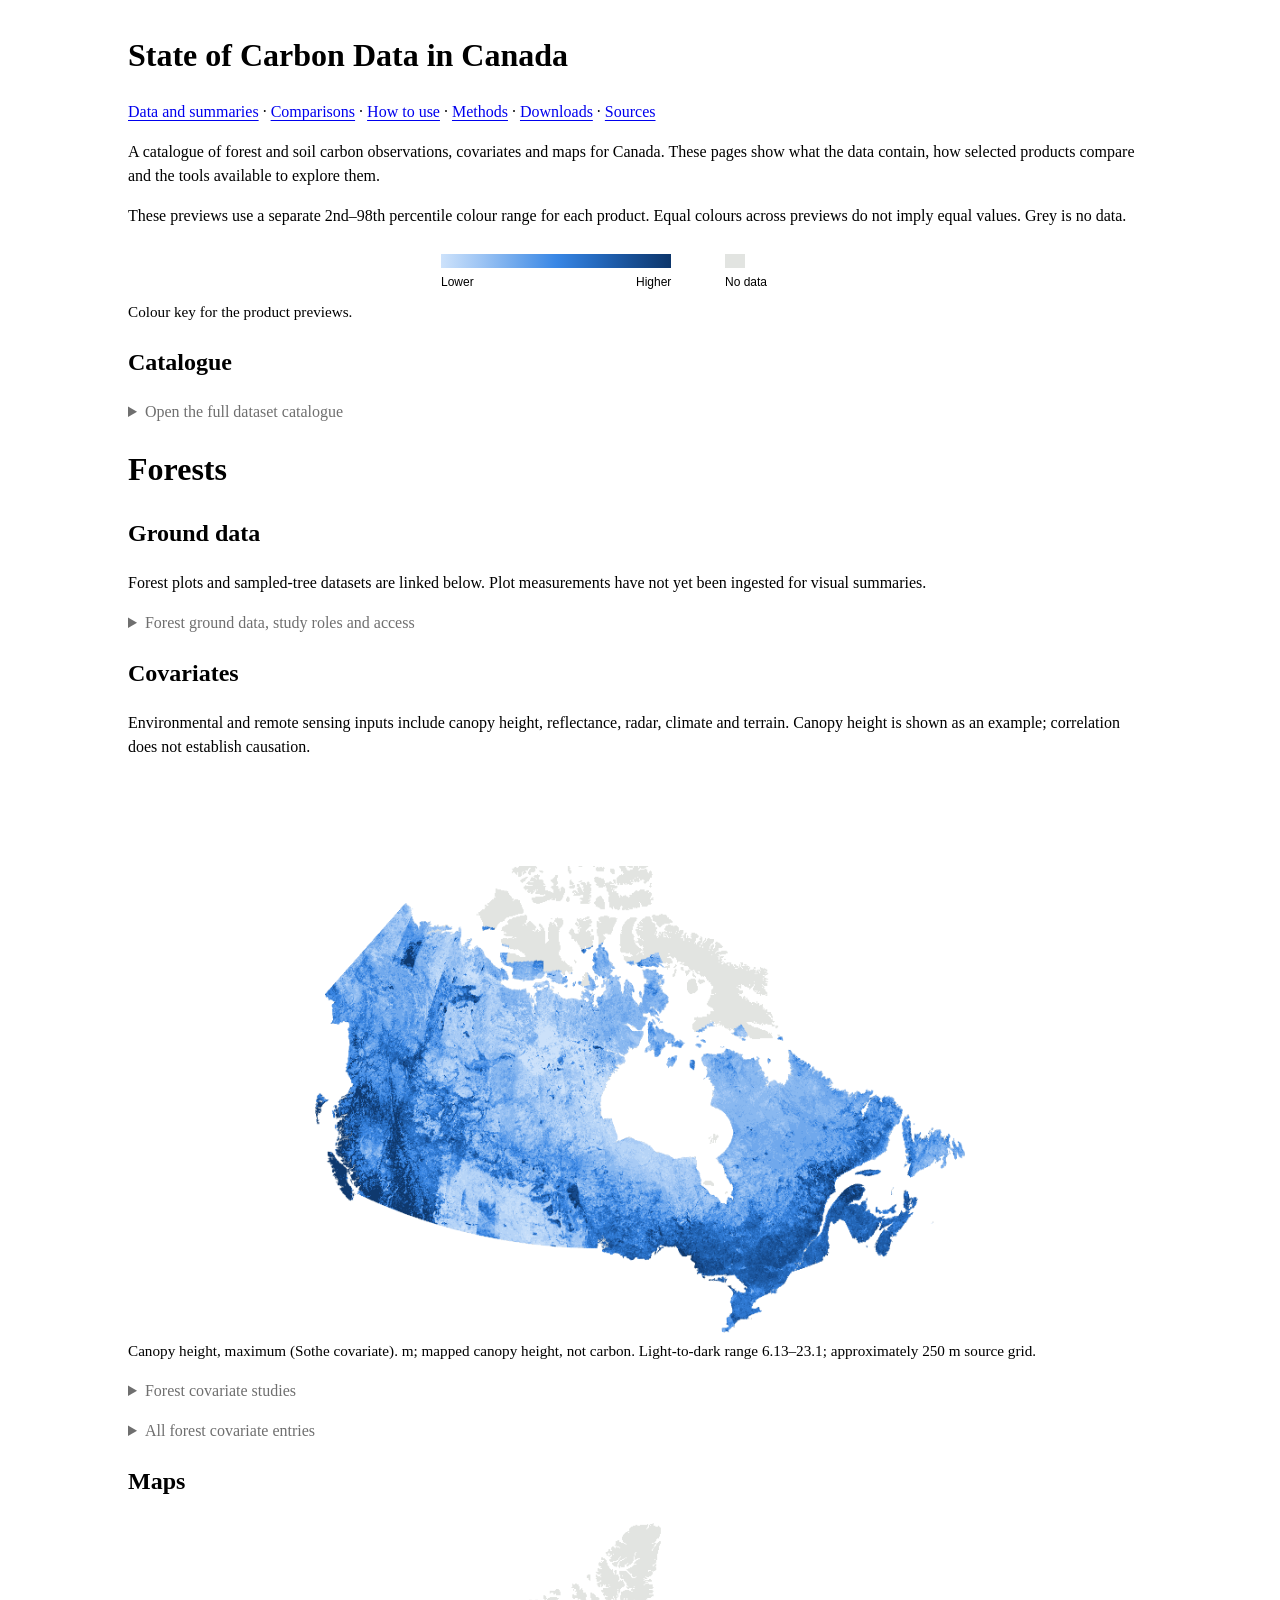
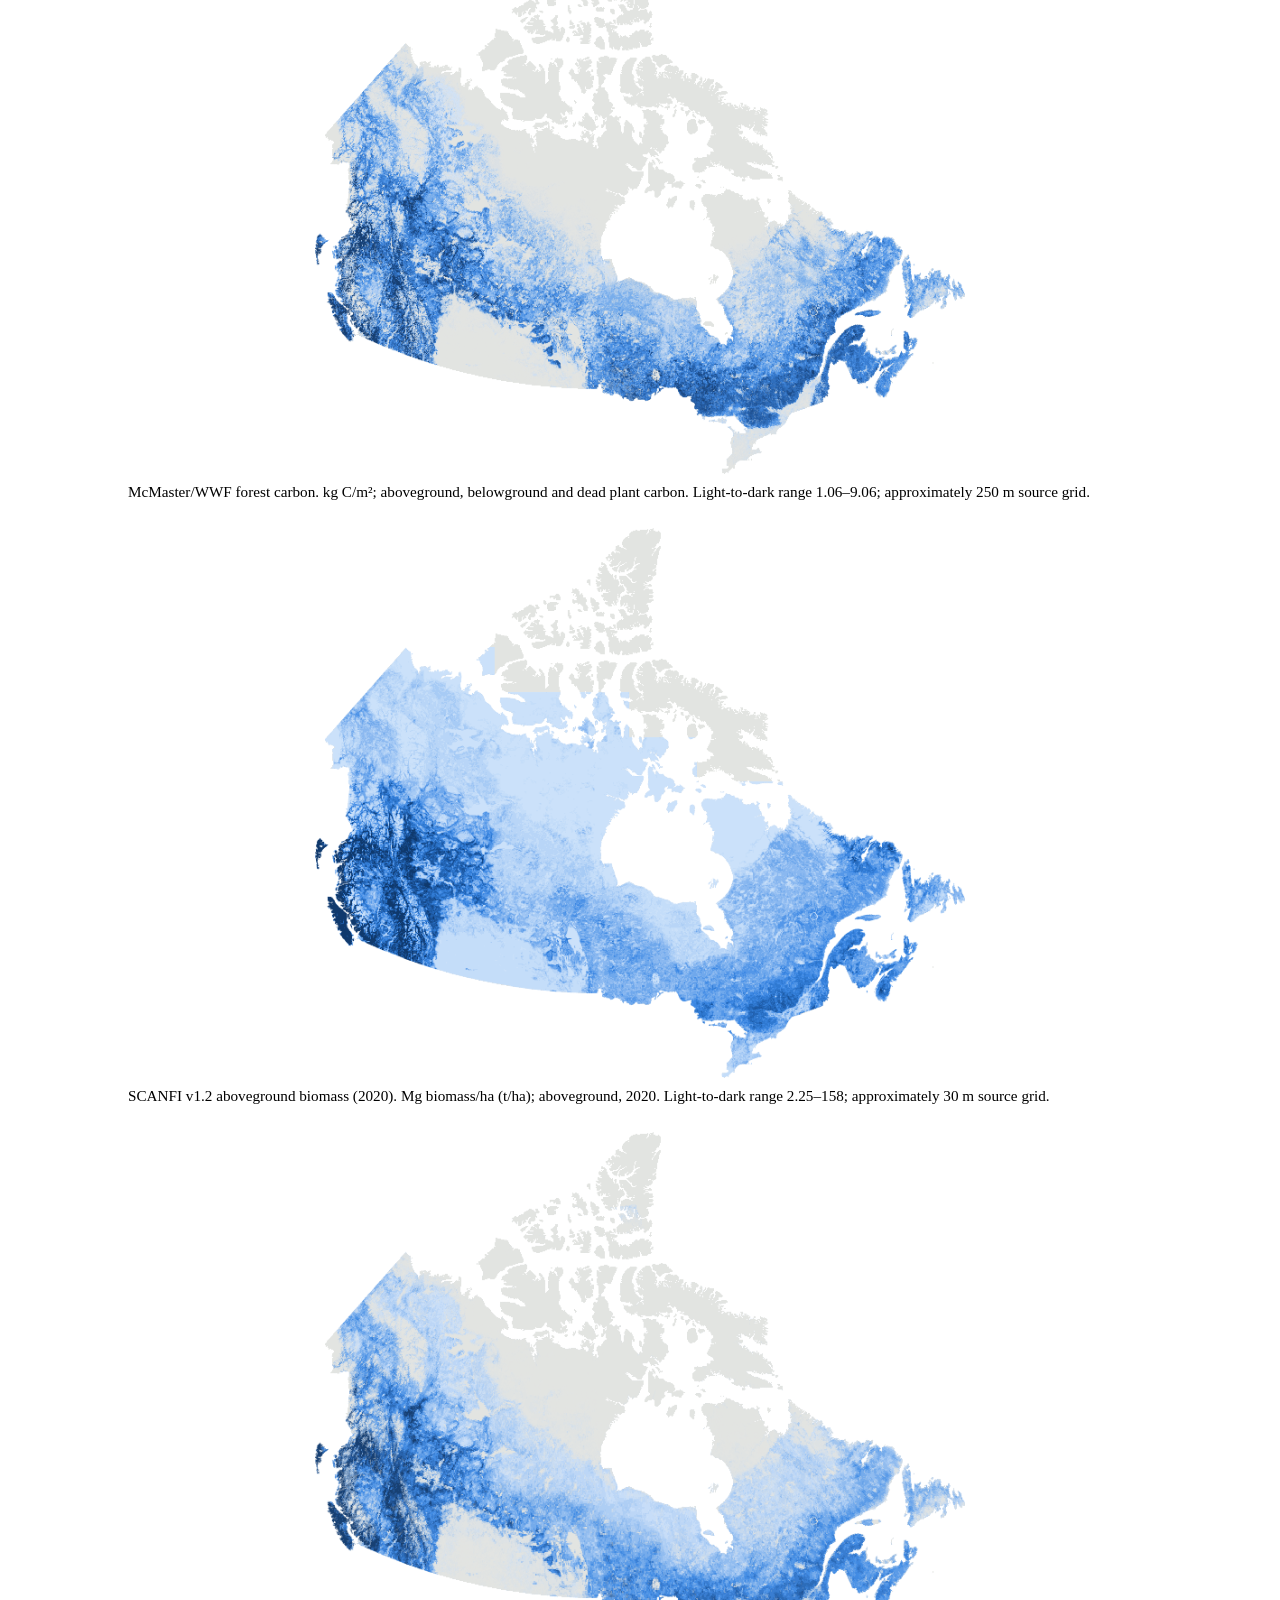
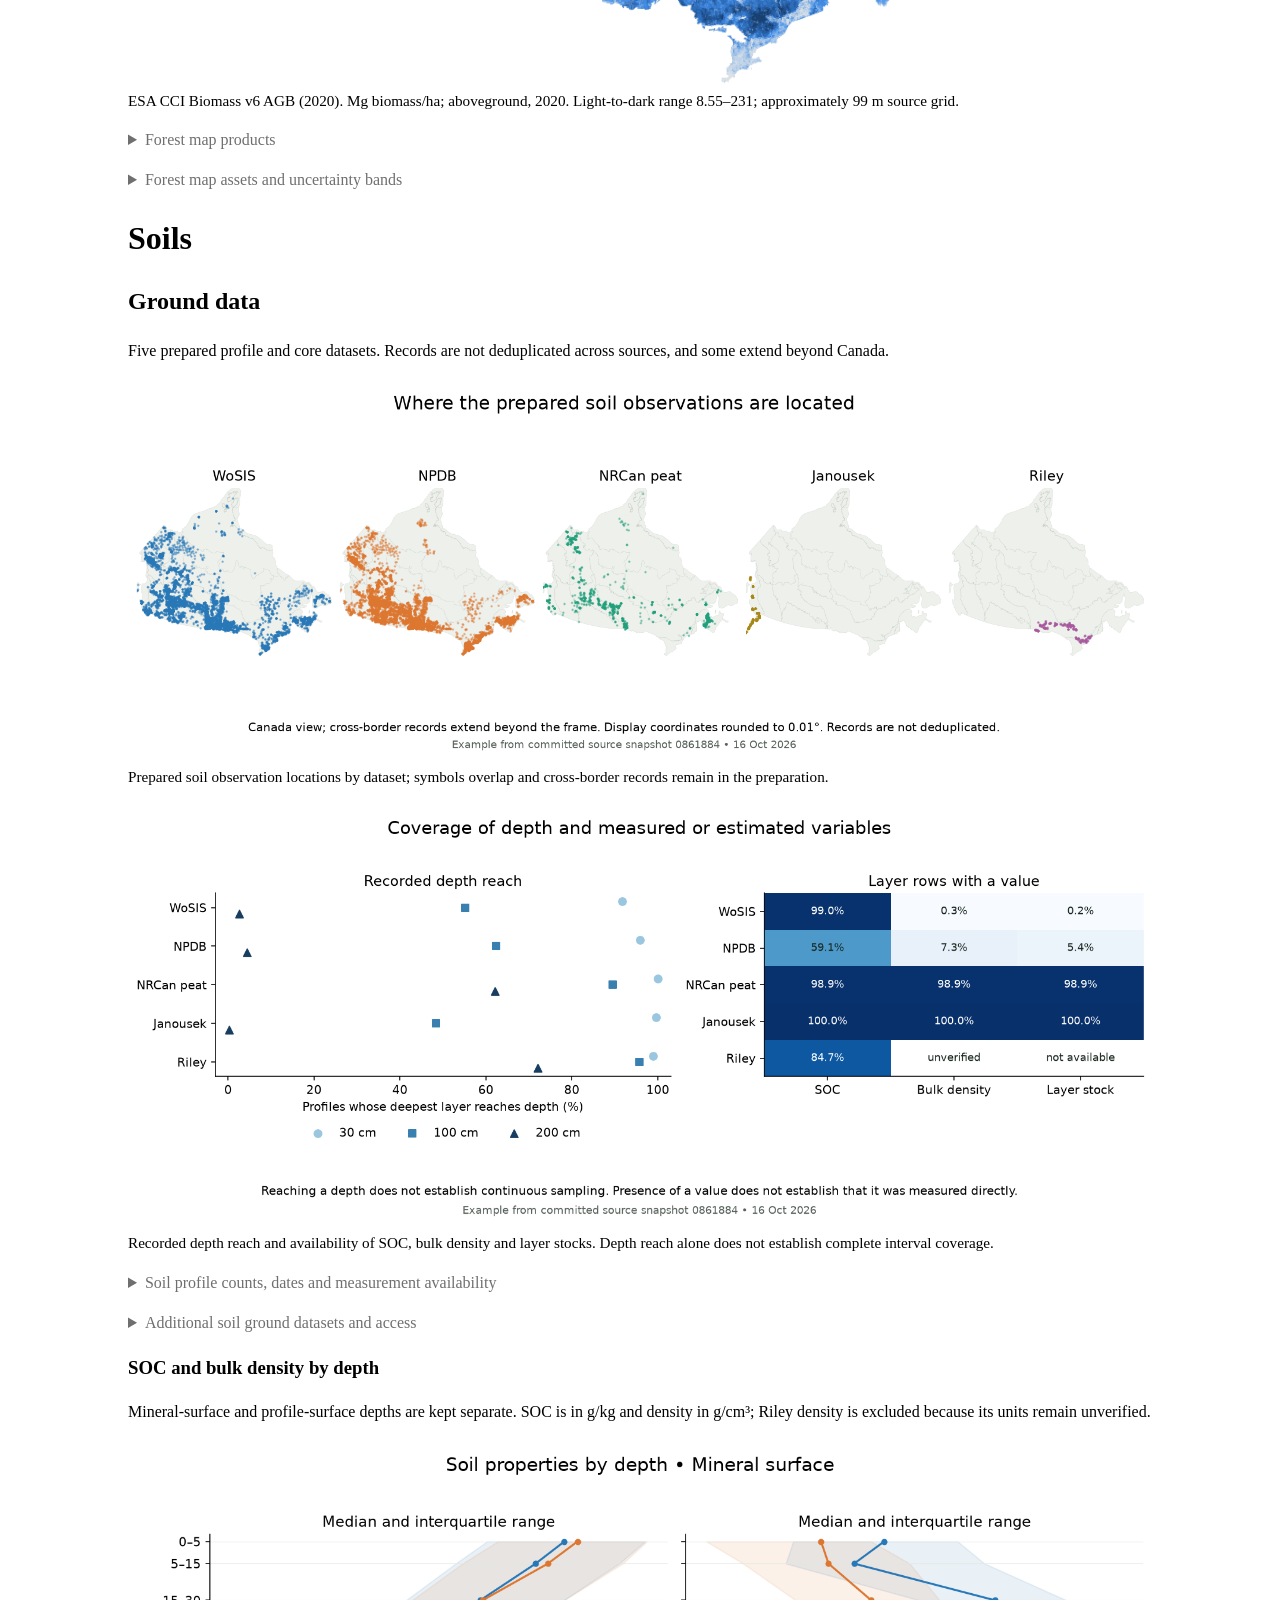
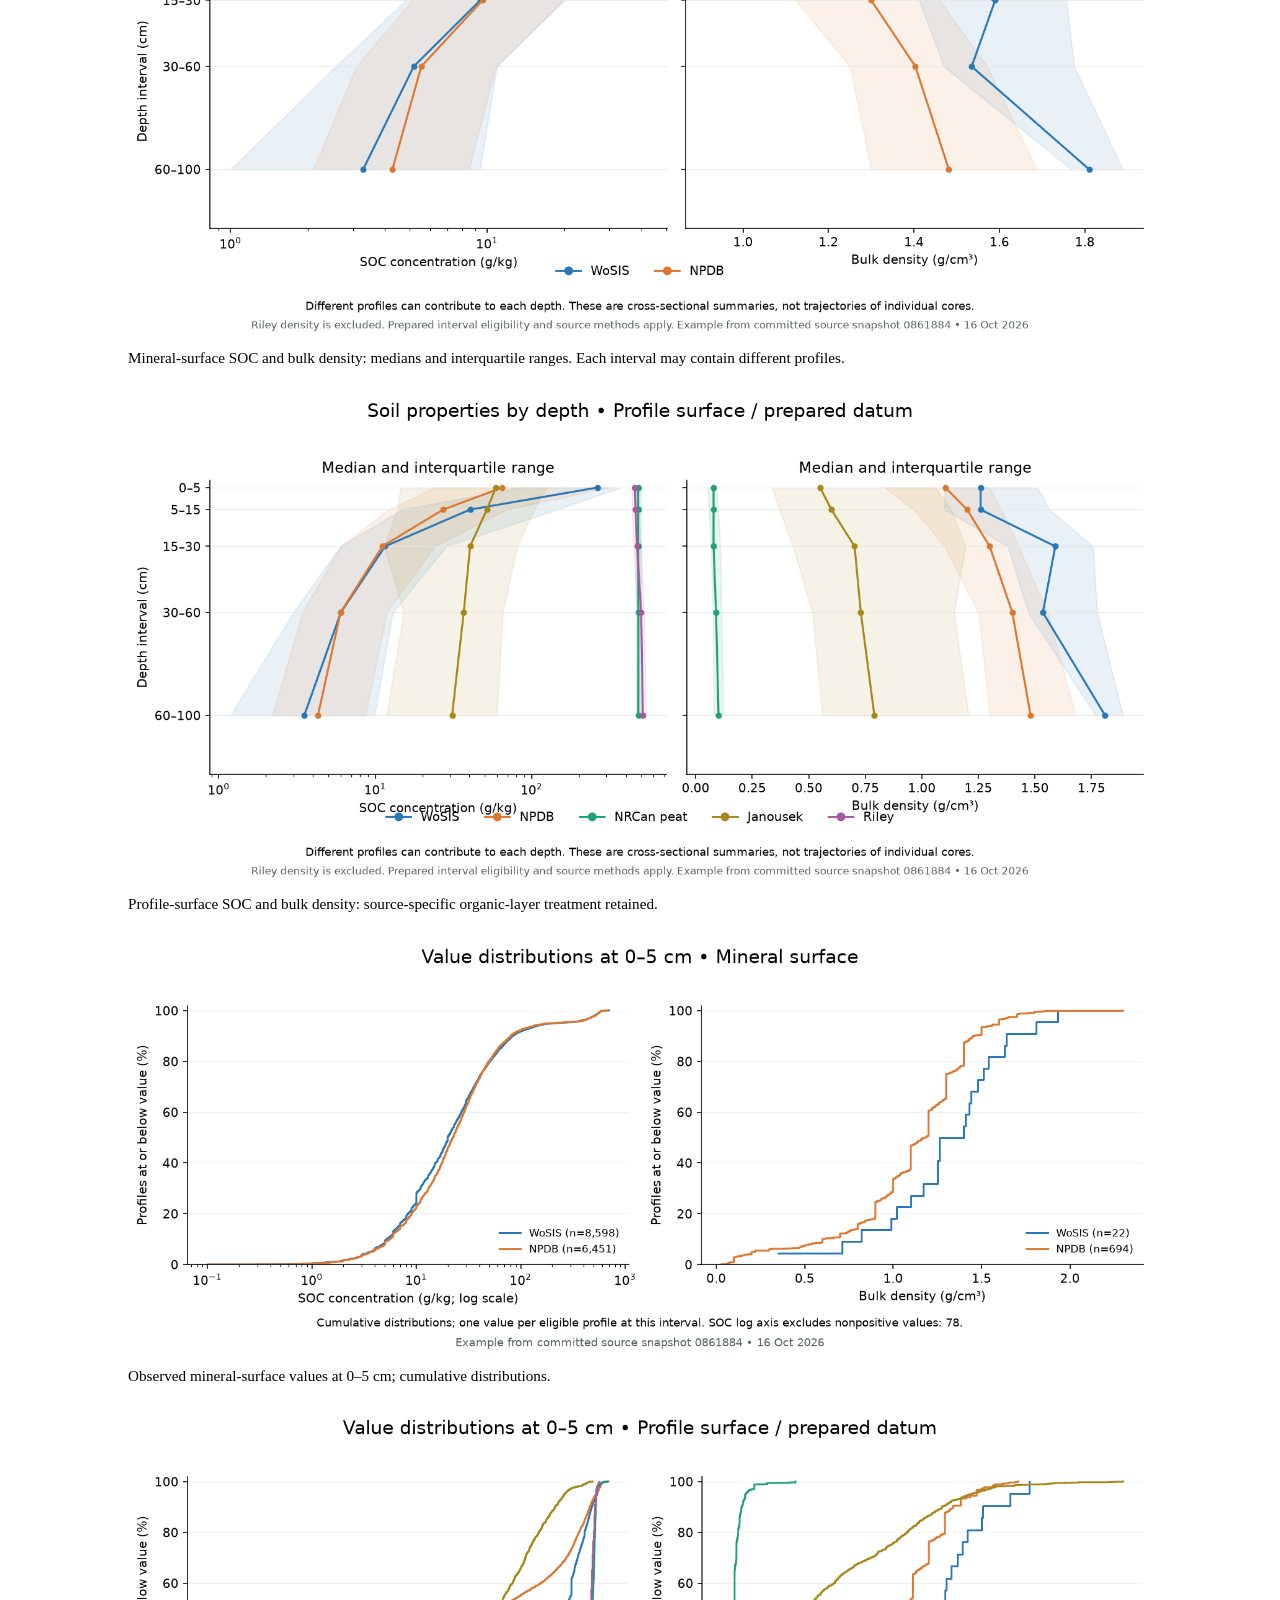
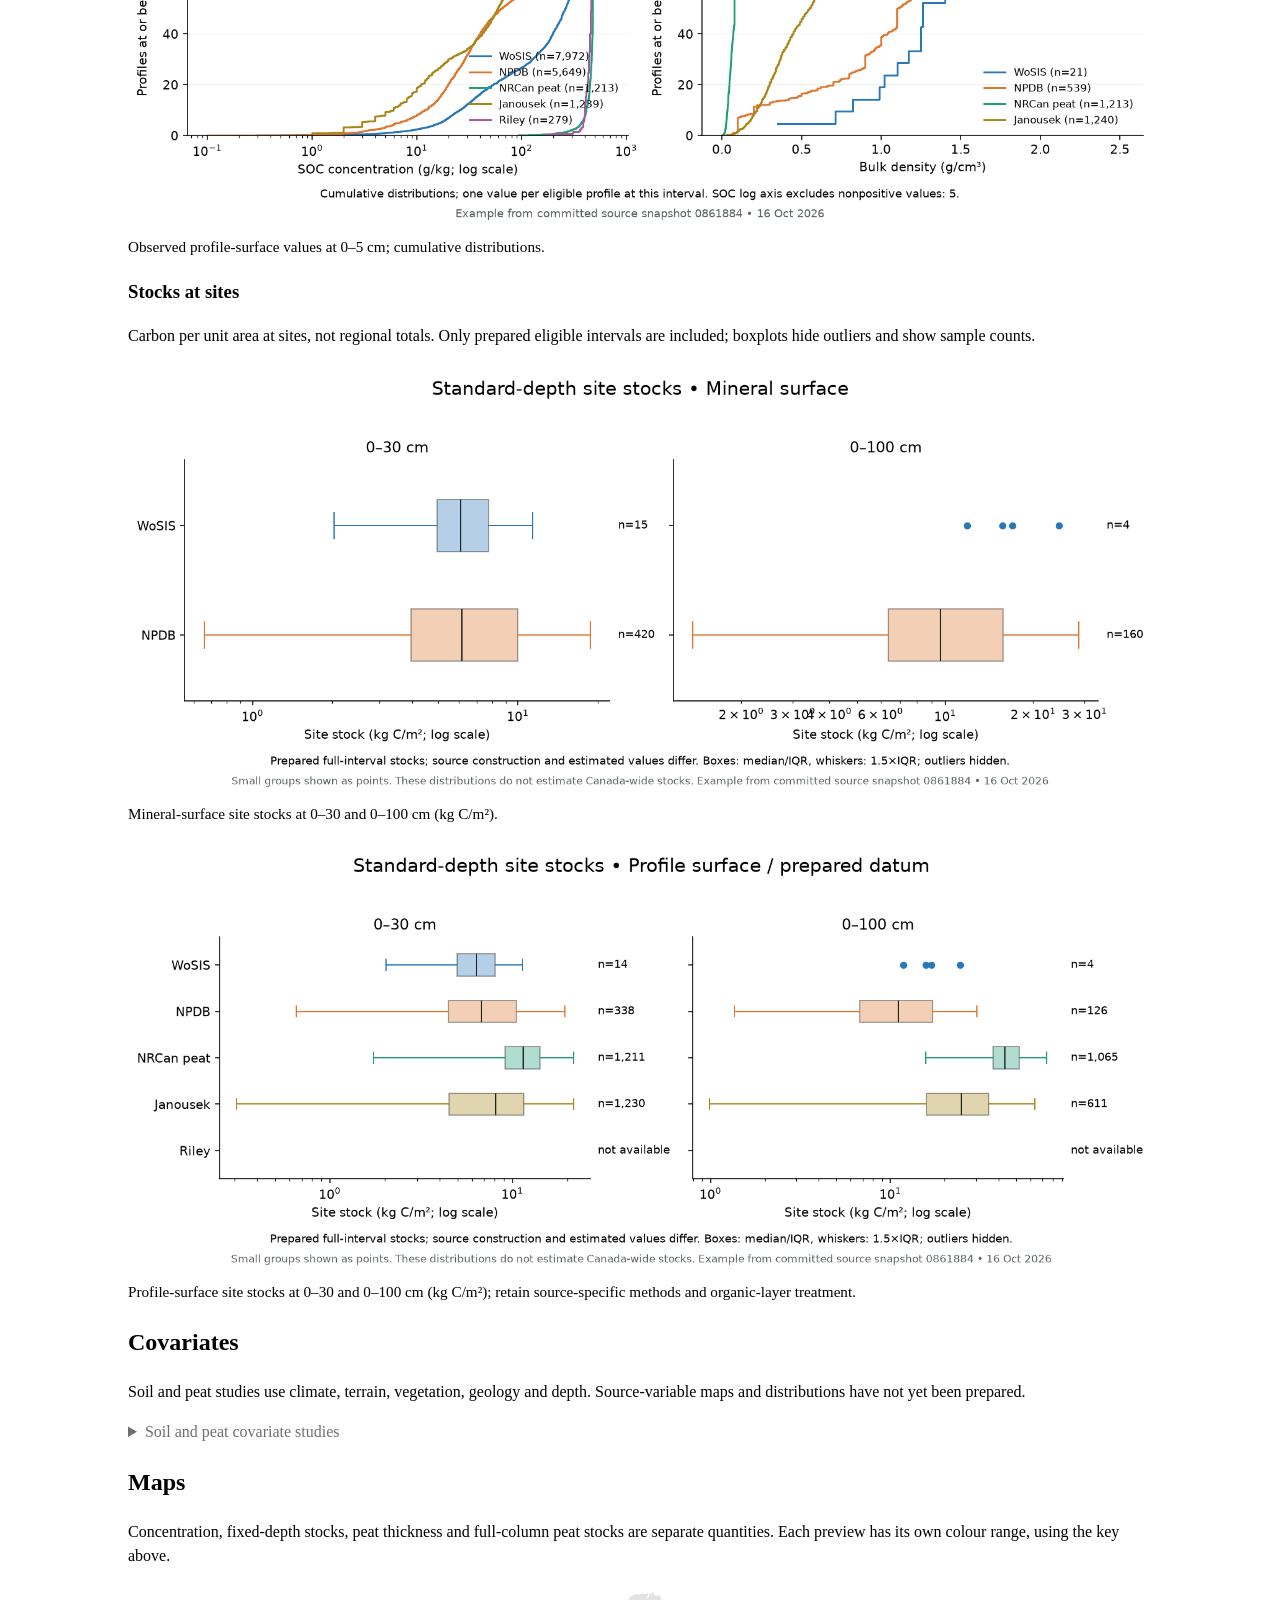
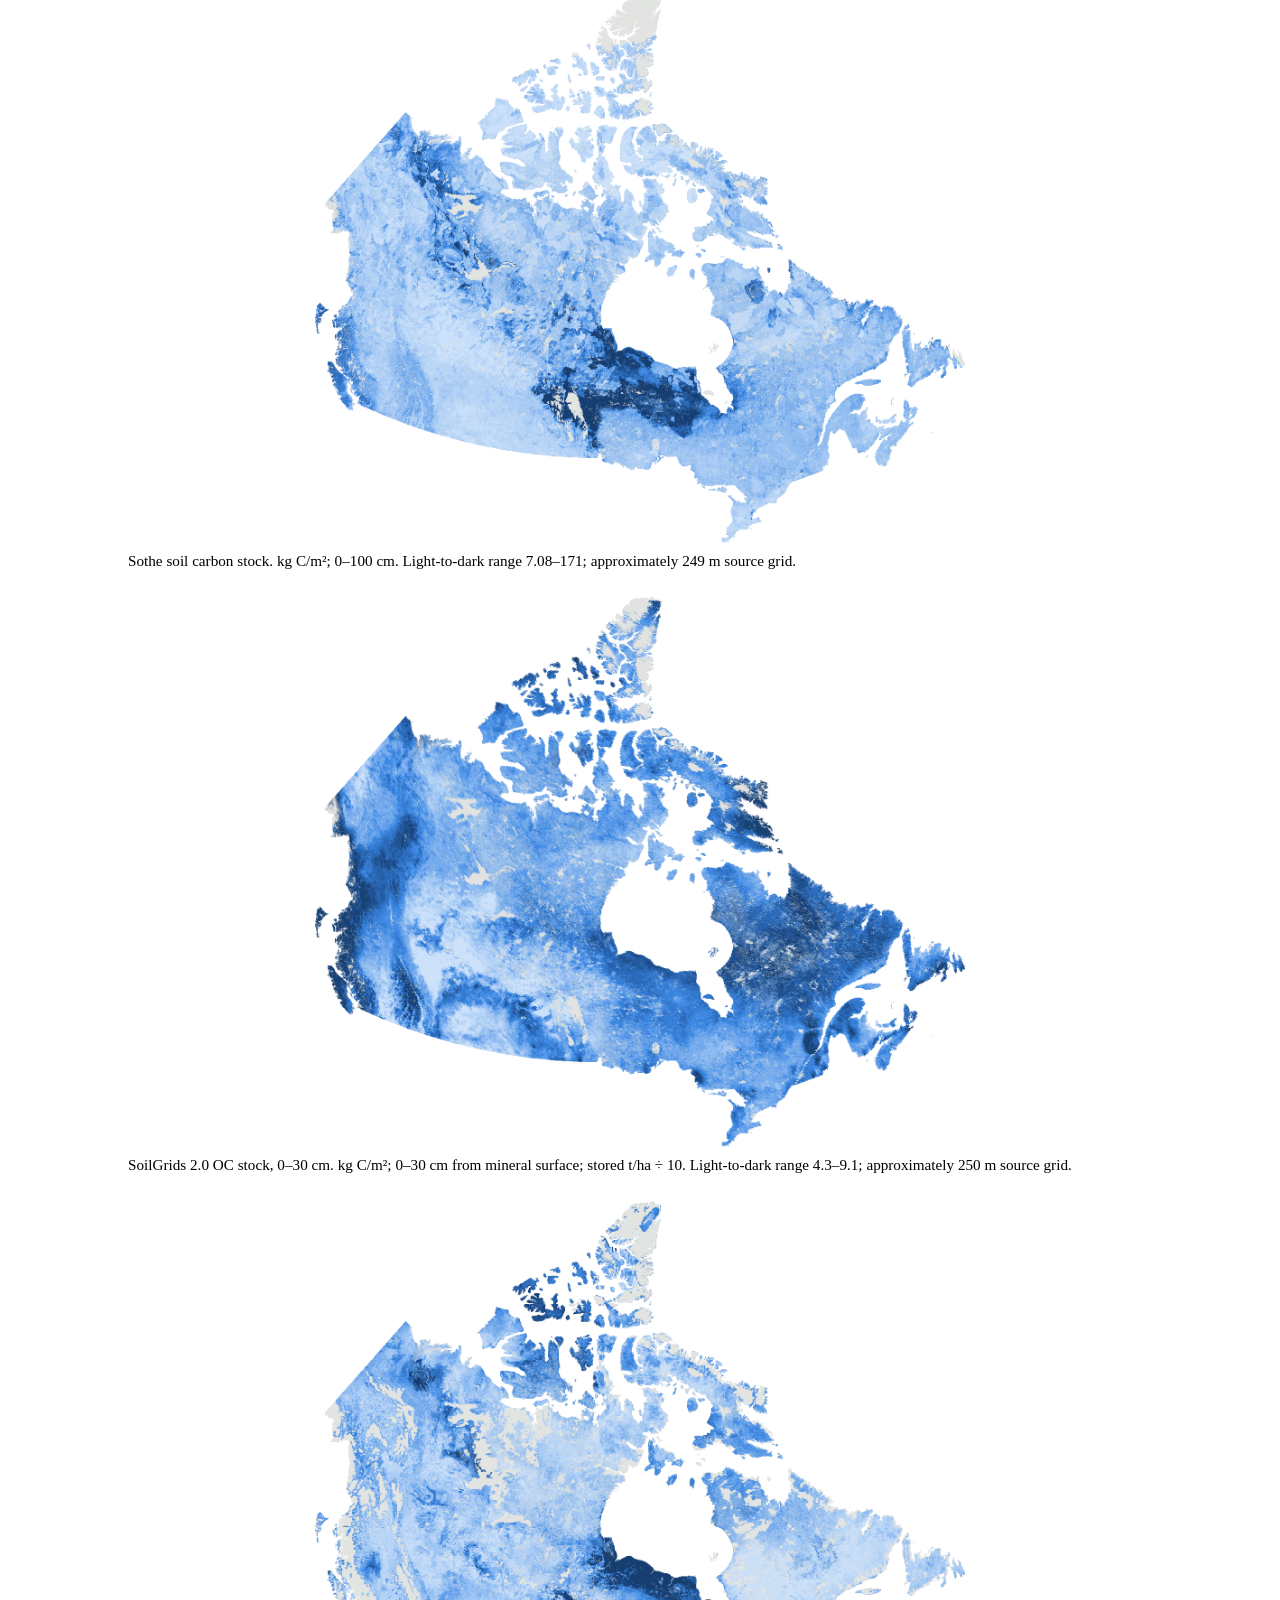
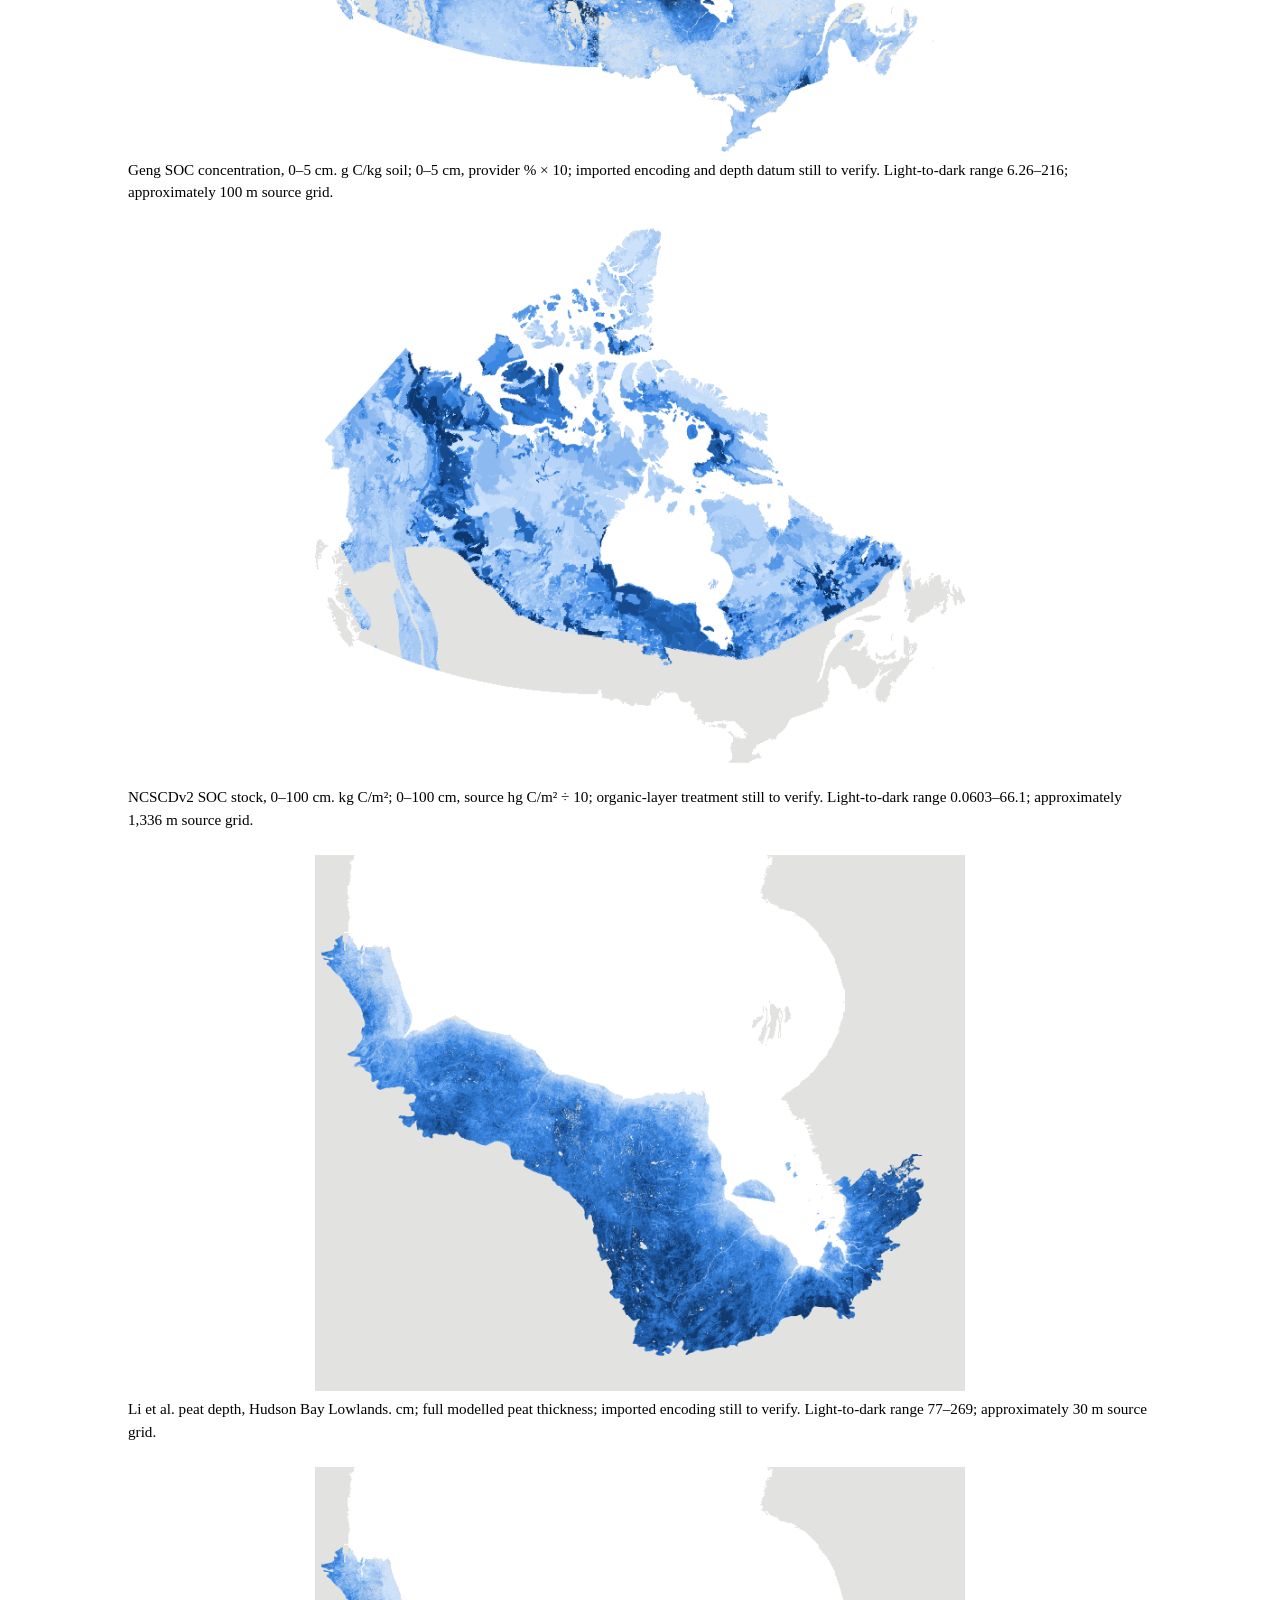
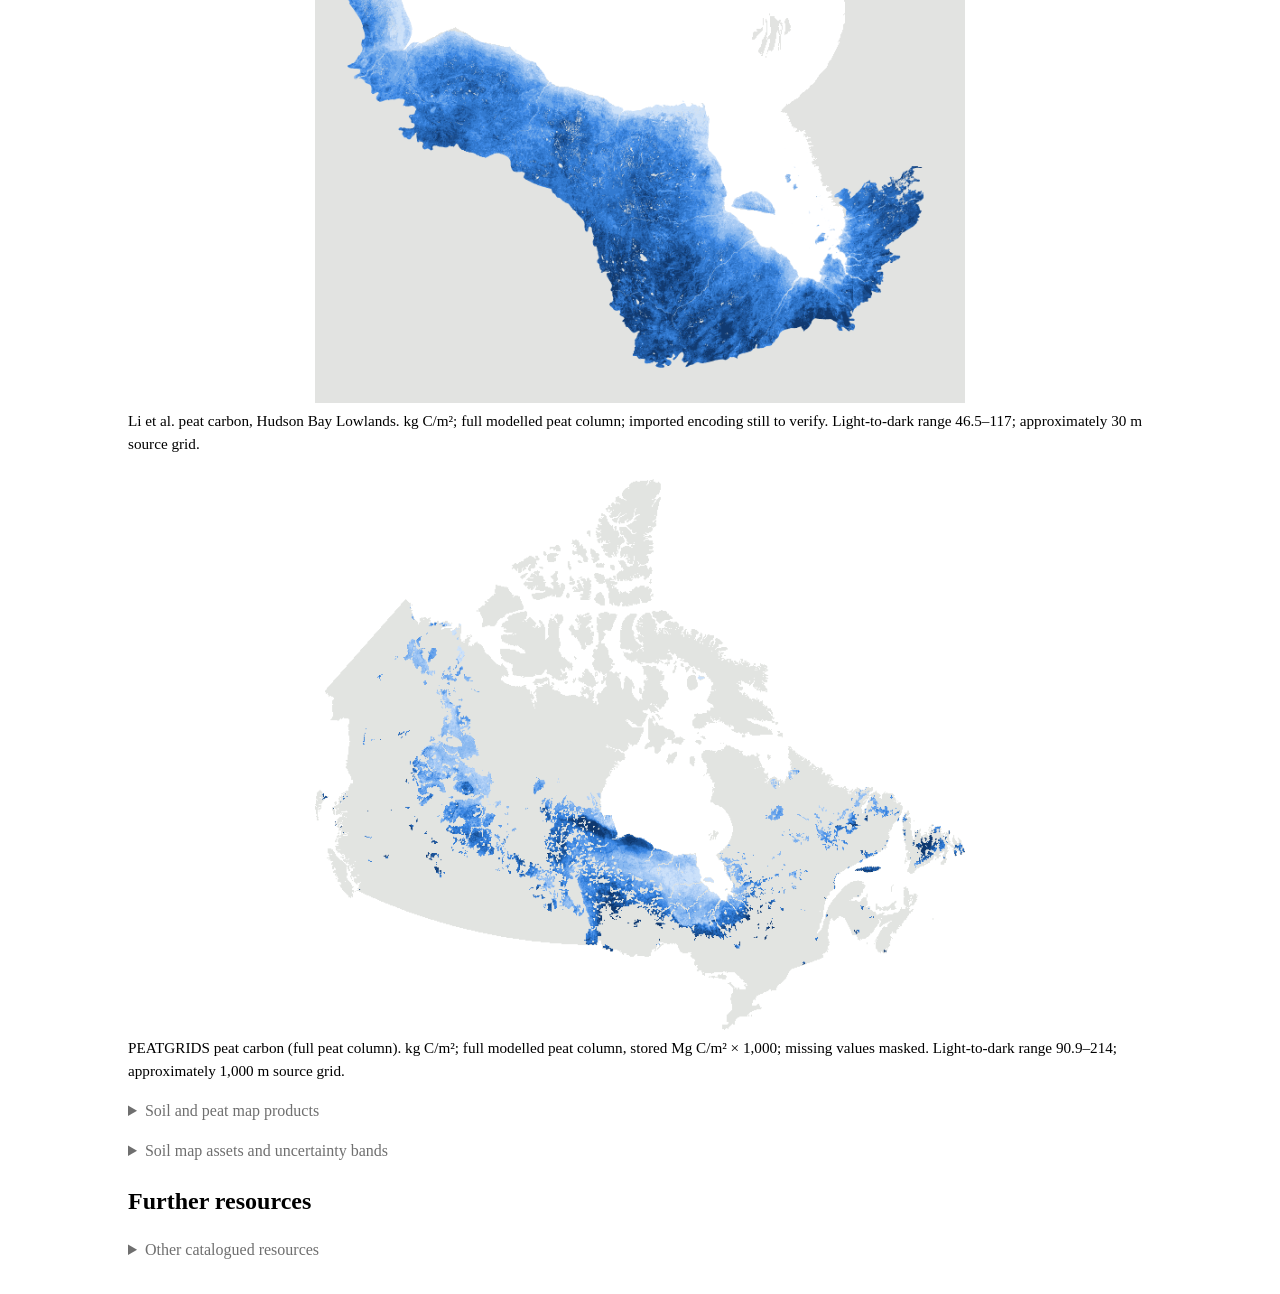
<file: index.html>
<!DOCTYPE html>
<html xmlns="http://www.w3.org/1999/xhtml" lang="en-CA" xml:lang="en-CA"><head>

<meta charset="utf-8">
<meta name="generator" content="quarto-1.9.37">

<meta name="viewport" content="width=device-width, initial-scale=1.0, user-scalable=yes">


<title>State of Carbon Data in Canada</title>
<style>
/* Default styles provided by pandoc.
** See https://pandoc.org/MANUAL.html#variables-for-html for config info.
*/
code{white-space: pre-wrap;}
span.smallcaps{font-variant: small-caps;}
div.columns{display: flex; gap: min(4vw, 1.5em);}
div.column{flex: auto; overflow-x: auto;}
div.hanging-indent{margin-left: 1.5em; text-indent: -1.5em;}
ul.task-list{list-style: none;}
ul.task-list li input[type="checkbox"] {
  width: 0.8em;
  margin: 0 0.8em 0.2em -1em; /* quarto-specific, see https://github.com/quarto-dev/quarto-cli/issues/4556 */ 
  vertical-align: middle;
}
.display.math{display: block; text-align: center; margin: 0.5rem auto;}
</style>


<script src="site_libs/clipboard/clipboard.min.js"></script>
<script src="site_libs/quarto-html/tabby.min.js"></script>
<script src="site_libs/quarto-html/popper.min.js"></script>
<script src="site_libs/quarto-html/tippy.umd.min.js"></script>
<link href="site_libs/quarto-html/tippy.css" rel="stylesheet">
<link href="site_libs/quarto-html/light-border.css" rel="stylesheet">
<link href="site_libs/quarto-html/quarto-html-640605f58ae58ee79329c070719e555b.min.css" rel="stylesheet" append-hash="true" data-mode="light">
<link href="site_libs/quarto-html/quarto-syntax-highlighting-7f8f88aac4f3542376d5c11b86a4c14d.css" rel="stylesheet" id="quarto-text-highlighting-styles">


<link rel="stylesheet" href="assets/plain.css">
</head>

<body>


<header id="title-block-header">
<h1 class="title">State of Carbon Data in Canada</h1>

</header>


<p><a href="./index.html">Data and summaries</a> · <a href="./compare.html">Comparisons</a> · <a href="./use.html">How to use</a> · <a href="./report/methods.html">Methods</a> · <a href="./downloads.html">Downloads</a> · <a href="./sources.html">Sources</a></p>
<p>A catalogue of forest and soil carbon observations, covariates and maps for Canada. These pages show what the data contain, how selected products compare and the tools available to explore them.</p>
<p>These previews use a separate 2nd–98th percentile colour range for each product. Equal colours across previews do not imply equal values. Grey is no data.</p>
<div class="quarto-figure quarto-figure-center">
<figure>
<p><img src="assets/summaries/map-key.svg" class="img-fluid" width="400"></p>
<figcaption>Colour key for the product previews.</figcaption>
</figure>
</div>
<h2 id="find">Catalogue</h2>
<details>
<summary>
Open the full dataset catalogue
</summary>
<div class="cell" data-layout-align="left">
<div class="cell-output-display">
<table class="caption-top">
<colgroup>
<col style="width: 21%">
<col style="width: 2%">
<col style="width: 2%">
<col style="width: 2%">
<col style="width: 19%">
<col style="width: 11%">
<col style="width: 10%">
<col style="width: 16%">
<col style="width: 13%">
</colgroup>
<thead>
<tr class="header">
<th style="text-align: left;">Name</th>
<th style="text-align: left;">Forests / soils</th>
<th style="text-align: left;">Data type</th>
<th style="text-align: left;">Ecosystem</th>
<th style="text-align: left;">Quantity</th>
<th style="text-align: left;">Coverage</th>
<th style="text-align: left;">Support</th>
<th style="text-align: left;">Depth / pool</th>
<th style="text-align: left;">Access</th>
</tr>
</thead>
<tbody>
<tr class="odd">
<td style="text-align: left;"><a href="https://docs.isric.org/globaldata/wosis/" target="_blank" rel="noopener">WoSIS Canada v2</a></td>
<td style="text-align: left;">Soils</td>
<td style="text-align: left;">Ground Data</td>
<td style="text-align: left;">terrestrial soil</td>
<td style="text-align: left;">SOC concentration; partial stock inputs</td>
<td style="text-align: left;">Canada</td>
<td style="text-align: left;">Soil profiles and depth layers</td>
<td style="text-align: left;">Layer-specific cm; available-layer sums are not standardized 1 m stocks. See Soil_methods and Soil_depth_QC.</td>
<td style="text-align: left;">Project GEE; provider</td>
</tr>
<tr class="even">
<td style="text-align: left;"><a href="https://sis.agr.gc.ca/cansis/nsdb/npdb/index.html" target="_blank" rel="noopener">National Pedon Database preparation</a></td>
<td style="text-align: left;">Soils</td>
<td style="text-align: left;">Ground Data</td>
<td style="text-align: left;">terrestrial soil</td>
<td style="text-align: left;">SOC and soil properties</td>
<td style="text-align: left;">Canada</td>
<td style="text-align: left;">Pedons and horizon/layer rows</td>
<td style="text-align: left;">Original horizons; negative tops/open bottoms require interpretation. Window bounds for stock_Mgha_in_window unresolved. See Soil_methods.</td>
<td style="text-align: left;">Project GEE; provider</td>
</tr>
<tr class="odd">
<td style="text-align: left;"><a href="https://open.canada.ca/data/en/dataset/e287b0dd-8b07-435b-8a76-0c7ec84ac228" target="_blank" rel="noopener">NRCan Peat Profile Database</a></td>
<td style="text-align: left;">Soils</td>
<td style="text-align: left;">Ground Data</td>
<td style="text-align: left;">peatland</td>
<td style="text-align: left;">Peat carbon and bulk density</td>
<td style="text-align: left;">Canada peatlands</td>
<td style="text-align: left;">Core/profile and contiguous depth samples</td>
<td style="text-align: left;">Variable peat-column samples; lower_depth = upper sample depth + thickness. See Soil_methods.</td>
<td style="text-align: left;">Project GEE; provider</td>
</tr>
<tr class="even">
<td style="text-align: left;"><a href="https://doi.org/10.25573/serc.28127486.v1" target="_blank" rel="noopener">Janousek coastal core preparation</a></td>
<td style="text-align: left;">Soils</td>
<td style="text-align: left;">Ground Data</td>
<td style="text-align: left;">coastal wetland</td>
<td style="text-align: left;">Coastal sediment OC</td>
<td style="text-align: left;">Pacific coast Alaska–Mexico; BC subset</td>
<td style="text-align: left;">Sediment cores and layers</td>
<td style="text-align: left;">Original sample intervals; paper standardizes to 30/50/100 cm with minimum sampled depths 20/35/75 cm and extrapolation. See Soil_methods.</td>
<td style="text-align: left;">Project GEE; provider</td>
</tr>
<tr class="odd">
<td style="text-align: left;">Riley OGS preparation</td>
<td style="text-align: left;">Soils</td>
<td style="text-align: left;">Ground Data</td>
<td style="text-align: left;">peatland</td>
<td style="text-align: left;">Peat properties and depth</td>
<td style="text-align: left;">Ontario</td>
<td style="text-align: left;">Sampling-location groups; source core identities need confirmation</td>
<td style="text-align: left;">Variable original intervals in cm; surface datum and density units unresolved. See Soil_methods.</td>
<td style="text-align: left;">Project GEE; provider</td>
</tr>
<tr class="even">
<td style="text-align: left;"><a href="https://nfi.nfis.org/en/datarequestform" target="_blank" rel="noopener">National Forest Inventory ground plots</a></td>
<td style="text-align: left;">Forests</td>
<td style="text-align: left;">Ground Data</td>
<td style="text-align: left;">forest</td>
<td style="text-align: left;">Tree dimensions and derived biomass</td>
<td style="text-align: left;">Canada</td>
<td style="text-align: left;">Ground plots; precise footprint by protocol</td>
<td style="text-align: left;">Vegetation pools</td>
<td style="text-align: left;">Request measurements and coordinate access</td>
</tr>
<tr class="odd">
<td style="text-align: left;"><a href="https://nfi.nfis.org/en" target="_blank" rel="noopener">NFI photo-interpreted plots</a></td>
<td style="text-align: left;">Forests</td>
<td style="text-align: left;">Ground Data</td>
<td style="text-align: left;">forest</td>
<td style="text-align: left;">Modelled/interpreted forest attributes</td>
<td style="text-align: left;">Canada</td>
<td style="text-align: left;">Photo-plots; not direct ground measurements</td>
<td style="text-align: left;">Vegetation pools</td>
<td style="text-align: left;">Source access conditions</td>
</tr>
<tr class="even">
<td style="text-align: left;"><a href="https://www.donneesquebec.ca/recherche/dataset/placettes-echantillons-permanentes-1970-a-aujourd-hui" target="_blank" rel="noopener">Québec permanent sample plots</a></td>
<td style="text-align: left;">Forests</td>
<td style="text-align: left;">Ground Data</td>
<td style="text-align: left;">forest</td>
<td style="text-align: left;">Tree and ecological observations</td>
<td style="text-align: left;">Québec principally south of 52° N</td>
<td style="text-align: left;">400 m² plots; repeated measurements</td>
<td style="text-align: left;">Vegetation pools</td>
<td style="text-align: left;">Public GeoPackage and dictionary</td>
</tr>
<tr class="odd">
<td style="text-align: left;"><a href="https://doi.org/10.6084/m9.figshare.27055528.v1" target="_blank" rel="noopener">New Brunswick CLI</a></td>
<td style="text-align: left;">Forests</td>
<td style="text-align: left;">Ground Data</td>
<td style="text-align: left;">forest</td>
<td style="text-align: left;">Tree observations and calculated AGB</td>
<td style="text-align: left;">New Brunswick</td>
<td style="text-align: left;">400 m² main and 50 m² nested plots</td>
<td style="text-align: left;">Aboveground tree biomass</td>
<td style="text-align: left;">Analysis archive; full geolocated raw inventory not verified</td>
</tr>
<tr class="even">
<td style="text-align: left;">BC provincial forest observations</td>
<td style="text-align: left;">Forests</td>
<td style="text-align: left;">Ground Data</td>
<td style="text-align: left;">forest</td>
<td style="text-align: left;">Forest biomass</td>
<td style="text-align: left;">British Columbia</td>
<td style="text-align: left;">Exact source release and coordinate support pending</td>
<td style="text-align: left;">Vegetation pools</td>
<td style="text-align: left;">Provider/source identity unresolved</td>
</tr>
<tr class="odd">
<td style="text-align: left;"><a href="https://open.canada.ca/data/en/dataset/fbad665e-8ac9-4635-9f84-e4fd53a6253c" target="_blank" rel="noopener">NRCan ENFOR sampled trees</a></td>
<td style="text-align: left;">Forests</td>
<td style="text-align: left;">Ground Data</td>
<td style="text-align: left;">forest</td>
<td style="text-align: left;">Destructively measured tree biomass</td>
<td style="text-align: left;">Canada</td>
<td style="text-align: left;">Individual trees, not necessarily geolocated plots</td>
<td style="text-align: left;">Stem, bark, branches, foliage and twigs</td>
<td style="text-align: left;">Public CSV; nearly 9,000 trees/33 species reported</td>
</tr>
<tr class="even">
<td style="text-align: left;"><a href="https://daac.ornl.gov/ABOVE/guides/ABoVE_Plot_Data_Burned_Sites.html" target="_blank" rel="noopener">NASA ABoVE burned/unburned plot synthesis</a></td>
<td style="text-align: left;">Forests</td>
<td style="text-align: left;">Ground Data</td>
<td style="text-align: left;">forest</td>
<td style="text-align: left;">Forest and organic-layer disturbance carbon</td>
<td style="text-align: left;">Alaska, NWT and Saskatchewan</td>
<td style="text-align: left;">Field plots; derived combustion estimates kept separate</td>
<td style="text-align: left;">Pool/depth varies</td>
<td style="text-align: left;">Public CSV and guide</td>
</tr>
<tr class="odd">
<td style="text-align: left;"><a href="https://publications.gc.ca/collections/collection_2025/rncan-nrcan/Fo123-2-40-2025-eng.pdf" target="_blank" rel="noopener">Ontario Vegetation Sampling Network</a></td>
<td style="text-align: left;">Forests</td>
<td style="text-align: left;">Ground Data</td>
<td style="text-align: left;">forest</td>
<td style="text-align: left;">Forest plot observations</td>
<td style="text-align: left;">Ontario</td>
<td style="text-align: left;">Ground plots; original sheet lists 400 m²</td>
<td style="text-align: left;">Vegetation and ecological attributes</td>
<td style="text-align: left;">Public measurements download not confirmed</td>
</tr>
<tr class="even">
<td style="text-align: left;"><a href="https://doi.org/10.1177/0959683614538073" target="_blank" rel="noopener">Historical Lehigh peatland training compilation</a></td>
<td style="text-align: left;">Soils</td>
<td style="text-align: left;">Ground Data</td>
<td style="text-align: left;">peatland</td>
<td style="text-align: left;">Peat SOC</td>
<td style="text-align: left;">Canadian sites in Sothe training</td>
<td style="text-align: left;">Historical profiles; identify original core IDs</td>
<td style="text-align: left;">Layer-specific</td>
<td style="text-align: left;">Exact historical training subset pending</td>
</tr>
<tr class="odd">
<td style="text-align: left;"><a href="https://doi.org/10.5194/soil-7-217-2021" target="_blank" rel="noopener">SoilGrids global training profiles</a></td>
<td style="text-align: left;">Soils</td>
<td style="text-align: left;">Ground Data</td>
<td style="text-align: left;">terrestrial soil</td>
<td style="text-align: left;">Soil properties</td>
<td style="text-align: left;">Global</td>
<td style="text-align: left;">Approximate source-paper global count; some restricted records</td>
<td style="text-align: left;">Variable to model depths</td>
<td style="text-align: left;">Training archive not equivalent to public WoSIS subset</td>
</tr>
<tr class="even">
<td style="text-align: left;"><a href="https://doi.org/10.1139/facets-2023-0040" target="_blank" rel="noopener">Alberta pilot-farm soil samples</a></td>
<td style="text-align: left;">Soils</td>
<td style="text-align: left;">Ground Data</td>
<td style="text-align: left;">terrestrial soil</td>
<td style="text-align: left;">SOC and bulk density</td>
<td style="text-align: left;">Alberta agriculture</td>
<td style="text-align: left;">22 farms with within-farm sampling</td>
<td style="text-align: left;">0–15,15–30,30–60,60–100 cm</td>
<td style="text-align: left;">Standalone field archive unresolved</td>
</tr>
<tr class="odd">
<td style="text-align: left;"><a href="https://doi.org/10.1029/2024GL110679" target="_blank" rel="noopener">Li peat-depth training</a></td>
<td style="text-align: left;">Soils</td>
<td style="text-align: left;">Ground Data</td>
<td style="text-align: left;">peatland</td>
<td style="text-align: left;">Peat depth</td>
<td style="text-align: left;">Hudson Bay Lowlands</td>
<td style="text-align: left;">Ontario MNR archive measurements</td>
<td style="text-align: left;">Full peat depth</td>
<td style="text-align: left;">Restricted; MNR data-sharing agreement</td>
</tr>
<tr class="even">
<td style="text-align: left;"><a href="https://doi.org/10.5683/SP3/TIRAXJ" target="_blank" rel="noopener">Li public validation peat depths</a></td>
<td style="text-align: left;">Soils</td>
<td style="text-align: left;">Ground Data</td>
<td style="text-align: left;">peatland</td>
<td style="text-align: left;">Peat depth</td>
<td style="text-align: left;">Hudson Bay Lowlands</td>
<td style="text-align: left;">2022 field validation sites</td>
<td style="text-align: left;">Full peat depth</td>
<td style="text-align: left;">Borealis source; not yet ingested</td>
</tr>
<tr class="odd">
<td style="text-align: left;"><a href="https://doi.org/10.1002/ecy.2159" target="_blank" rel="noopener">Shaw upland forest soils</a></td>
<td style="text-align: left;">Soils</td>
<td style="text-align: left;">Ground Data</td>
<td style="text-align: left;">terrestrial soil</td>
<td style="text-align: left;">Organic horizons plus mineral soil to 100 cm; preserve original depth datum</td>
<td style="text-align: left;">Canadian upland forests</td>
<td style="text-align: left;">3,253 pedons; 16,167 horizon records in source publication</td>
<td style="text-align: left;">Organic horizons plus mineral soil to 100 cm; preserve original depth datum</td>
<td style="text-align: left;">DataS1 ZIP and metadata supplement linked by publisher</td>
</tr>
<tr class="even">
<td style="text-align: left;"><a href="https://doi.org/10.5061/dryad.5jf6j1r" target="_blank" rel="noopener">McNicol NPCTR profiles</a></td>
<td style="text-align: left;">Soils</td>
<td style="text-align: left;">Ground Data</td>
<td style="text-align: left;">peatland</td>
<td style="text-align: left;">1 m mineral soil plus overlying organic horizons; not automatically 1 m below peat/forest-floor surface</td>
<td style="text-align: left;">Coastal British Columbia and southeast Alaska; restrict Canadian analysis to actual BC footprint</td>
<td style="text-align: left;">About 1,300 profile descriptions; reported map grid 90.5 m</td>
<td style="text-align: left;">1 m mineral soil plus overlying organic horizons; not automatically 1 m below peat/forest-floor surface</td>
<td style="text-align: left;">Dryad XLSX, raster archive, README; database revised 2024</td>
</tr>
<tr class="odd">
<td style="text-align: left;"><a href="https://doi.org/10.5281/zenodo.17065341" target="_blank" rel="noopener">Argenteuil peatlands</a></td>
<td style="text-align: left;">Soils</td>
<td style="text-align: left;">Ground Data</td>
<td style="text-align: left;">peatland</td>
<td style="text-align: left;">Variable peat-basin depth, not fixed 1 m SOC</td>
<td style="text-align: left;">Argenteuil, Québec; 28 fens, bogs and forested peatlands</td>
<td style="text-align: left;">Site peat-depth interpolation to 1 m² cells; not a wall-to-wall 1 m regional carbon raster</td>
<td style="text-align: left;">Variable peat-basin depth, not fixed 1 m SOC</td>
<td style="text-align: left;">Paper links Zenodo; Can-Peat provides a version-specific link; direct archive retrieval failed in this review</td>
</tr>
<tr class="even">
<td style="text-align: left;"><a href="https://doi.org/10.5281/zenodo.17533263" target="_blank" rel="noopener">Coastal BC peatlands</a></td>
<td style="text-align: left;">Soils</td>
<td style="text-align: left;">Ground Data</td>
<td style="text-align: left;">peatland</td>
<td style="text-align: left;">Peat and biomass pools; preserve sampled depths and pool definitions</td>
<td style="text-align: left;">Read Island and Porcher Island, coastal BC; six peatlands</td>
<td style="text-align: left;">Plot/core measurements; no uniform raster verified</td>
<td style="text-align: left;">Peat and biomass pools; preserve sampled depths and pool definitions</td>
<td style="text-align: left;">Paper links Zenodo; archive landing retrieval failed in this review</td>
</tr>
<tr class="odd">
<td style="text-align: left;"><a href="https://doi.org/10.5061/dryad.0zpc86711" target="_blank" rel="noopener">Alberta agroforestry field measurements</a></td>
<td style="text-align: left;">Forests and soils</td>
<td style="text-align: left;">Ground Data</td>
<td style="text-align: left;">agroforestry</td>
<td style="text-align: left;">Live biomass, deadwood and soil SOC (study includes approximately 1 m total soil); inspect table-specific depths</td>
<td style="text-align: left;">Central Alberta hedgerows, shelterbelts, grassland and adjacent cropland</td>
<td style="text-align: left;">Local study; no raster output established</td>
<td style="text-align: left;">Live biomass, deadwood and soil SOC (study includes approximately 1 m total soil); inspect table-specific depths</td>
<td style="text-align: left;">Dryad downloadable CSV tables</td>
</tr>
<tr class="even">
<td style="text-align: left;"><a href="https://doi.org/10.5683/SP3/OJRV2I" target="_blank" rel="noopener">Lake Simcoe wetland cores</a></td>
<td style="text-align: left;">Soils</td>
<td style="text-align: left;">Ground Data</td>
<td style="text-align: left;">coastal wetland</td>
<td style="text-align: left;">Fixed upper 50 cm sampling plus dated-horizon stock/rate subsets</td>
<td style="text-align: left;">Lake Simcoe watershed, Ontario; four swamps and four marshes</td>
<td style="text-align: left;">Eight 50 cm cores; no raster</td>
<td style="text-align: left;">Fixed upper 50 cm sampling plus dated-horizon stock/rate subsets</td>
<td style="text-align: left;">Paper links public Borealis V1; archive file-level retrieval not tested</td>
</tr>
<tr class="odd">
<td style="text-align: left;"><a href="https://doi.org/10.1594/PANGAEA.947825" target="_blank" rel="noopener">Clayoquot marsh cores</a></td>
<td style="text-align: left;">Soils</td>
<td style="text-align: left;">Ground Data</td>
<td style="text-align: left;">peatland</td>
<td style="text-align: left;">20 cm, basal-peat and dated-horizon stock supports</td>
<td style="text-align: left;">Clayoquot Sound, BC; seven salt marshes</td>
<td style="text-align: left;">34 cores collected in 2016; site support, no raster</td>
<td style="text-align: left;">20 cm, basal-peat and dated-horizon stock supports</td>
<td style="text-align: left;">PANGAEA bundle and tab-delimited datasets; CC BY 4.0 stated</td>
</tr>
<tr class="even">
<td style="text-align: left;"><a href="https://doi.org/10.5683/SP3/ICHVVA" target="_blank" rel="noopener">Continental-margin sediment OC observations</a></td>
<td style="text-align: left;">Soils</td>
<td style="text-align: left;">Ground Data</td>
<td style="text-align: left;">marine</td>
<td style="text-align: left;">Standing stock in upper 30 cm seabed sediment; density is a separate quantity</td>
<td style="text-align: left;">Canadian continental margin including Pacific, Atlantic and Arctic regions</td>
<td style="text-align: left;">200 m output; predictor sources can be coarser</td>
<td style="text-align: left;">Standing stock in upper 30 cm seabed sediment; density is a separate quantity</td>
<td style="text-align: left;">Paper links Borealis GeoTIFFs and source review data/code</td>
</tr>
<tr class="odd">
<td style="text-align: left;"><a href="https://bolin.su.se/data/ncscd/pedon.php" target="_blank" rel="noopener">NCSCDv2 source pedons</a></td>
<td style="text-align: left;">Soils</td>
<td style="text-align: left;">Ground Data</td>
<td style="text-align: left;">permafrost</td>
<td style="text-align: left;">Permafrost SOC</td>
<td style="text-align: left;">Circumpolar</td>
<td style="text-align: left;">Pedons and soil-map units</td>
<td style="text-align: left;">Variable; mapped supports to 3 m</td>
<td style="text-align: left;">Bolin pedon download; Canadian subset not prepared</td>
</tr>
<tr class="even">
<td style="text-align: left;"><a href="https://nfi.nfis.org/en/about" target="_blank" rel="noopener">CASFRI harmonized forest inventories</a></td>
<td style="text-align: left;">Forests</td>
<td style="text-align: left;">Ground Data</td>
<td style="text-align: left;">forest</td>
<td style="text-align: left;">Forest inventory attributes</td>
<td style="text-align: left;">Canada</td>
<td style="text-align: left;">Inventory polygons/photo/ground sources vary</td>
<td style="text-align: left;">Variable inventory attributes</td>
<td style="text-align: left;">Original spreadsheet resource; exact release/access unresolved</td>
</tr>
<tr class="odd">
<td style="text-align: left;"><a href="https://doi.org/10.1029/2021GB007213" target="_blank" rel="noopener">Sothe soil stock</a></td>
<td style="text-align: left;">Soils</td>
<td style="text-align: left;">Maps</td>
<td style="text-align: left;">terrestrial soil</td>
<td style="text-align: left;">SOC stock (Study kg C/m²; stored encoding pending)</td>
<td style="text-align: left;">Canada</td>
<td style="text-align: left;">250 m grid</td>
<td style="text-align: left;">0–100 cm (maintainer-confirmed 2026-10-16)</td>
<td style="text-align: left;">Project GEE</td>
</tr>
<tr class="even">
<td style="text-align: left;"><a href="https://doi.org/10.1029/2021GB007213" target="_blank" rel="noopener">Sothe soil stock uncertainty</a></td>
<td style="text-align: left;">Soils</td>
<td style="text-align: left;">Maps</td>
<td style="text-align: left;">terrestrial soil</td>
<td style="text-align: left;">SOC stock uncertainty (Stored units/uncertainty encoding pending)</td>
<td style="text-align: left;">Canada</td>
<td style="text-align: left;">250 m grid</td>
<td style="text-align: left;">0–100 cm (maintainer-confirmed 2026-10-16)</td>
<td style="text-align: left;">Project GEE</td>
</tr>
<tr class="odd">
<td style="text-align: left;"><a href="https://doi.org/10.4121/16619749" target="_blank" rel="noopener">Sothe concentration depth images</a></td>
<td style="text-align: left;">Soils</td>
<td style="text-align: left;">Maps</td>
<td style="text-align: left;">terrestrial soil</td>
<td style="text-align: left;">SOC concentration (Study g/kg; stored scaling pending)</td>
<td style="text-align: left;">Canada</td>
<td style="text-align: left;">250 m grid</td>
<td style="text-align: left;">Point-depth names 0,5,15,30,60,100 cm; interval semantics unresolved</td>
<td style="text-align: left;">Project GEE</td>
</tr>
<tr class="even">
<td style="text-align: left;"><a href="https://doi.org/10.5194/soil-7-217-2021" target="_blank" rel="noopener">SoilGrids soc_mean</a></td>
<td style="text-align: left;">Soils</td>
<td style="text-align: left;">Maps</td>
<td style="text-align: left;">terrestrial soil</td>
<td style="text-align: left;">SOC concentration (dg/kg; /10 gives g/kg)</td>
<td style="text-align: left;">Global</td>
<td style="text-align: left;">250 m grid</td>
<td style="text-align: left;">Six intervals to 200 cm</td>
<td style="text-align: left;">Project GEE</td>
</tr>
<tr class="odd">
<td style="text-align: left;"><a href="https://doi.org/10.5194/soil-7-217-2021" target="_blank" rel="noopener">SoilGrids bdod_mean</a></td>
<td style="text-align: left;">Soils</td>
<td style="text-align: left;">Maps</td>
<td style="text-align: left;">terrestrial soil</td>
<td style="text-align: left;">Bulk density (cg/cm³; /100 gives kg/dm³)</td>
<td style="text-align: left;">Global</td>
<td style="text-align: left;">250 m grid</td>
<td style="text-align: left;">Six intervals to 200 cm</td>
<td style="text-align: left;">Project GEE</td>
</tr>
<tr class="even">
<td style="text-align: left;"><a href="https://doi.org/10.5194/soil-7-217-2021" target="_blank" rel="noopener">SoilGrids ocd_mean</a></td>
<td style="text-align: left;">Soils</td>
<td style="text-align: left;">Maps</td>
<td style="text-align: left;">terrestrial soil</td>
<td style="text-align: left;">Organic carbon density (hg/m³; /10 gives kg/m³)</td>
<td style="text-align: left;">Global</td>
<td style="text-align: left;">250 m grid</td>
<td style="text-align: left;">Six intervals to 200 cm</td>
<td style="text-align: left;">Project GEE</td>
</tr>
<tr class="odd">
<td style="text-align: left;"><a href="https://doi.org/10.5194/soil-7-217-2021" target="_blank" rel="noopener">SoilGrids ocs_mean</a></td>
<td style="text-align: left;">Soils</td>
<td style="text-align: left;">Maps</td>
<td style="text-align: left;">terrestrial soil</td>
<td style="text-align: left;">Organic carbon stock (t/ha; /10 gives kg/m²)</td>
<td style="text-align: left;">Global</td>
<td style="text-align: left;">250 m grid</td>
<td style="text-align: left;">0–30 cm only in hosted band</td>
<td style="text-align: left;">Project GEE</td>
</tr>
<tr class="even">
<td style="text-align: left;"><a href="https://doi.org/10.5281/zenodo.15473720" target="_blank" rel="noopener">Geng BD five depths</a></td>
<td style="text-align: left;">Soils</td>
<td style="text-align: left;">Maps</td>
<td style="text-align: left;">terrestrial soil</td>
<td style="text-align: left;">Bulk density (Provider g/cm³; import encoding unverified)</td>
<td style="text-align: left;">Canada</td>
<td style="text-align: left;">100 m grid</td>
<td style="text-align: left;">0–5,5–15,15–30,30–60,60–100 cm</td>
<td style="text-align: left;">Project GEE</td>
</tr>
<tr class="odd">
<td style="text-align: left;"><a href="https://doi.org/10.5281/zenodo.15473720" target="_blank" rel="noopener">Geng SOC five depths</a></td>
<td style="text-align: left;">Soils</td>
<td style="text-align: left;">Maps</td>
<td style="text-align: left;">terrestrial soil</td>
<td style="text-align: left;">SOC concentration (Provider %; import encoding unverified)</td>
<td style="text-align: left;">Canada</td>
<td style="text-align: left;">100 m grid</td>
<td style="text-align: left;">0–5,5–15,15–30,30–60,60–100 cm</td>
<td style="text-align: left;">Project GEE</td>
</tr>
<tr class="even">
<td style="text-align: left;"><a href="https://bolin.su.se/data/ncscd/tiff.php" target="_blank" rel="noopener">NCSCDv2 SOCC30</a></td>
<td style="text-align: left;">Soils</td>
<td style="text-align: left;">Maps</td>
<td style="text-align: left;">terrestrial soil</td>
<td style="text-align: left;">SOC stock (Source hg C/m² unless import converted)</td>
<td style="text-align: left;">Canada WGS84 rasterization</td>
<td style="text-align: left;">–</td>
<td style="text-align: left;">0–30 cm</td>
<td style="text-align: left;">Project GEE</td>
</tr>
<tr class="odd">
<td style="text-align: left;"><a href="https://bolin.su.se/data/ncscd/tiff.php" target="_blank" rel="noopener">NCSCDv2 SOCC100</a></td>
<td style="text-align: left;">Soils</td>
<td style="text-align: left;">Maps</td>
<td style="text-align: left;">terrestrial soil</td>
<td style="text-align: left;">SOC stock (Source hg C/m² unless import converted)</td>
<td style="text-align: left;">Canada WGS84 rasterization</td>
<td style="text-align: left;">–</td>
<td style="text-align: left;">0–100 cm</td>
<td style="text-align: left;">Project GEE</td>
</tr>
<tr class="even">
<td style="text-align: left;"><a href="https://bolin.su.se/data/ncscd/tiff.php" target="_blank" rel="noopener">NCSCDv2 SOCC200</a></td>
<td style="text-align: left;">Soils</td>
<td style="text-align: left;">Maps</td>
<td style="text-align: left;">terrestrial soil</td>
<td style="text-align: left;">SOC stock (Source hg C/m² unless import converted)</td>
<td style="text-align: left;">Canada WGS84 rasterization</td>
<td style="text-align: left;">–</td>
<td style="text-align: left;">100–200 cm</td>
<td style="text-align: left;">Project GEE</td>
</tr>
<tr class="odd">
<td style="text-align: left;"><a href="https://doi.org/10.3334/ORNLDAAC/1332" target="_blank" rel="noopener">Circumpolar thermokarst landscapes</a></td>
<td style="text-align: left;">Soils</td>
<td style="text-align: left;">Maps</td>
<td style="text-align: left;">permafrost</td>
<td style="text-align: left;">Landscape SOC and fractions (TSOC_kgC field denotes polygon mass; inspect source)</td>
<td style="text-align: left;">Circumpolar</td>
<td style="text-align: left;">–</td>
<td style="text-align: left;">Associated 0–3 m SOC</td>
<td style="text-align: left;">Provider</td>
</tr>
<tr class="even">
<td style="text-align: left;"><a href="https://doi.org/10.5683/SP3/TIRAXJ" target="_blank" rel="noopener">Li peat_depth</a></td>
<td style="text-align: left;">Soils</td>
<td style="text-align: left;">Maps</td>
<td style="text-align: left;">peatland</td>
<td style="text-align: left;">peat_depth (Archive cm (peat depth); imported scale/offset/NoData pending)</td>
<td style="text-align: left;">Hudson Bay Lowlands</td>
<td style="text-align: left;">30 m grid</td>
<td style="text-align: left;">Variable modelled full peat column</td>
<td style="text-align: left;">Project GEE</td>
</tr>
<tr class="odd">
<td style="text-align: left;"><a href="https://doi.org/10.5683/SP3/TIRAXJ" target="_blank" rel="noopener">Li peat_depth_uncertainty</a></td>
<td style="text-align: left;">Soils</td>
<td style="text-align: left;">Maps</td>
<td style="text-align: left;">peatland</td>
<td style="text-align: left;">peat_depth_uncertainty (Archive cm (peat depth); imported scale/offset/NoData pending)</td>
<td style="text-align: left;">Hudson Bay Lowlands</td>
<td style="text-align: left;">30 m grid</td>
<td style="text-align: left;">Variable modelled full peat column</td>
<td style="text-align: left;">Project GEE</td>
</tr>
<tr class="even">
<td style="text-align: left;"><a href="https://doi.org/10.5683/SP3/TIRAXJ" target="_blank" rel="noopener">Li peat_carbon_stock</a></td>
<td style="text-align: left;">Soils</td>
<td style="text-align: left;">Maps</td>
<td style="text-align: left;">peatland</td>
<td style="text-align: left;">peat_carbon_stock (Archive kg C/m² (full peat column); imported scale/offset/NoData pending)</td>
<td style="text-align: left;">Hudson Bay Lowlands</td>
<td style="text-align: left;">30 m grid</td>
<td style="text-align: left;">Variable modelled full peat column</td>
<td style="text-align: left;">Project GEE</td>
</tr>
<tr class="odd">
<td style="text-align: left;"><a href="https://doi.org/10.5683/SP3/TIRAXJ" target="_blank" rel="noopener">Li peat_carbon_stock_uncertainty</a></td>
<td style="text-align: left;">Soils</td>
<td style="text-align: left;">Maps</td>
<td style="text-align: left;">peatland</td>
<td style="text-align: left;">peat_carbon_stock_uncertainty (Archive kg C/m² (full peat column); imported scale/offset/NoData pending)</td>
<td style="text-align: left;">Hudson Bay Lowlands</td>
<td style="text-align: left;">30 m grid</td>
<td style="text-align: left;">Variable modelled full peat column</td>
<td style="text-align: left;">Project GEE</td>
</tr>
<tr class="even">
<td style="text-align: left;"><a href="https://doi.org/10.1029/2021GB007213" target="_blank" rel="noopener">McMaster WWF forest carbon</a></td>
<td style="text-align: left;">Forests</td>
<td style="text-align: left;">Maps</td>
<td style="text-align: left;">forest</td>
<td style="text-align: left;">AGB+BGB+dead plant carbon (kg C/m²)</td>
<td style="text-align: left;">Canada</td>
<td style="text-align: left;">250 m grid</td>
<td style="text-align: left;">Vegetation pools</td>
<td style="text-align: left;">Public GEE</td>
</tr>
<tr class="odd">
<td style="text-align: left;"><a href="https://developers.google.com/earth-engine/datasets/catalog/projects_gcpm041u-lemur_assets_scanfi_v12_SCANFI_v1_2" target="_blank" rel="noopener">SCANFI v1.2 biomass</a></td>
<td style="text-align: left;">Forests</td>
<td style="text-align: left;">Maps</td>
<td style="text-align: left;">forest</td>
<td style="text-align: left;">AGB and forest attributes (tonnes/ha biomass)</td>
<td style="text-align: left;">Canada</td>
<td style="text-align: left;">30 m grid</td>
<td style="text-align: left;">Aboveground biomass</td>
<td style="text-align: left;">Public GEE</td>
</tr>
<tr class="even">
<td style="text-align: left;"><a href="https://download-telecharger.services.geo.ca/pub/nrcan_rncan/Forests_Foret/SCANFI/v2/" target="_blank" rel="noopener">SCANFI v2 historical biomass</a></td>
<td style="text-align: left;">Forests</td>
<td style="text-align: left;">Maps</td>
<td style="text-align: left;">forest</td>
<td style="text-align: left;">AGB (Check release metadata)</td>
<td style="text-align: left;">Canada</td>
<td style="text-align: left;">30 m grid</td>
<td style="text-align: left;">Aboveground biomass</td>
<td style="text-align: left;">Provider</td>
</tr>
<tr class="odd">
<td style="text-align: left;"><a href="https://gee-community-catalog.org/projects/cci_agb/" target="_blank" rel="noopener">ESA CCI biomass v6</a></td>
<td style="text-align: left;">Forests</td>
<td style="text-align: left;">Maps</td>
<td style="text-align: left;">forest</td>
<td style="text-align: left;">Aboveground woody biomass (Mg/ha)</td>
<td style="text-align: left;">Global</td>
<td style="text-align: left;">100 m grid</td>
<td style="text-align: left;">Aboveground woody biomass</td>
<td style="text-align: left;">Public GEE</td>
</tr>
<tr class="even">
<td style="text-align: left;"><a href="https://gee-community-catalog.org/projects/ca_sbfi/" target="_blank" rel="noopener">Canadian SBFI</a></td>
<td style="text-align: left;">Forests</td>
<td style="text-align: left;">Maps</td>
<td style="text-align: left;">forest</td>
<td style="text-align: left;">Modelled forest inventory AGB (tonnes/ha mean; tonnes total)</td>
<td style="text-align: left;">Canada</td>
<td style="text-align: left;">–</td>
<td style="text-align: left;">Stand polygon AGB</td>
<td style="text-align: left;">Public GEE</td>
</tr>
<tr class="odd">
<td style="text-align: left;"><a href="https://doi.org/10.5281/zenodo.15070037" target="_blank" rel="noopener">PEATGRIDS</a></td>
<td style="text-align: left;">Soils</td>
<td style="text-align: left;">Maps</td>
<td style="text-align: left;">peatland</td>
<td style="text-align: left;">Full modelled variable peat thickness; depth-resolved BD and carbon-content inputs (See release; stored encoding unverified)</td>
<td style="text-align: left;">Global peatlands including Canada; not a Canada-specific regional model</td>
<td style="text-align: left;">1000 m grid</td>
<td style="text-align: left;">Full modelled variable peat thickness; depth-resolved BD and carbon-content inputs</td>
<td style="text-align: left;">Provider</td>
</tr>
<tr class="even">
<td style="text-align: left;"><a href="https://doi.org/10.5061/dryad.5jf6j1r" target="_blank" rel="noopener">McNicol et al.&nbsp;NPCTR soil-carbon database and raster</a></td>
<td style="text-align: left;">Soils</td>
<td style="text-align: left;">Maps</td>
<td style="text-align: left;">peatland</td>
<td style="text-align: left;">1 m mineral soil plus overlying organic horizons; not automatically 1 m below peat/forest-floor surface (See release; stored encoding unverified)</td>
<td style="text-align: left;">Coastal British Columbia and southeast Alaska; restrict Canadian analysis to actual BC footprint</td>
<td style="text-align: left;">90.5 m grid</td>
<td style="text-align: left;">1 m mineral soil plus overlying organic horizons; not automatically 1 m below peat/forest-floor surface</td>
<td style="text-align: left;">Provider</td>
</tr>
<tr class="odd">
<td style="text-align: left;"><a href="https://bolin.su.se/data/hugelius-2020-peatland-2" target="_blank" rel="noopener">Hugelius et al.&nbsp;northern peatland maps, version 2</a></td>
<td style="text-align: left;">Soils</td>
<td style="text-align: left;">Maps</td>
<td style="text-align: left;">peatland</td>
<td style="text-align: left;">Peat depth and depth-derived stock; preserve peat fractions and area denominator (See release; stored encoding unverified)</td>
<td style="text-align: left;">Northern Hemisphere north of 23° N; includes Canada</td>
<td style="text-align: left;">10000 m grid</td>
<td style="text-align: left;">Peat depth and depth-derived stock; preserve peat fractions and area denominator</td>
<td style="text-align: left;">Provider</td>
</tr>
<tr class="even">
<td style="text-align: left;"><a href="https://doi.org/10.5281/zenodo.13932139" target="_blank" rel="noopener">Lamping et al.&nbsp;coastal forest biomass and structure maps</a></td>
<td style="text-align: left;">Forests</td>
<td style="text-align: left;">Maps</td>
<td style="text-align: left;">coastal wetland</td>
<td style="text-align: left;">Live aboveground and species biomass; inspect release attribute list for snag biomass, not a complete ecosystem carbon stock (See release; stored encoding unverified)</td>
<td style="text-align: left;">Coastal southern Alaska and British Columbia</td>
<td style="text-align: left;">30 m grid</td>
<td style="text-align: left;">Live aboveground and species biomass; inspect release attribute list for snag biomass, not a complete ecosystem carbon stock</td>
<td style="text-align: left;">Provider</td>
</tr>
<tr class="odd">
<td style="text-align: left;"><a href="https://doi.org/10.5683/SP3/ICHVVA" target="_blank" rel="noopener">Epstein et al.&nbsp;Canadian continental-margin sediment OC</a></td>
<td style="text-align: left;">Soils</td>
<td style="text-align: left;">Maps</td>
<td style="text-align: left;">marine</td>
<td style="text-align: left;">Standing stock in upper 30 cm seabed sediment; density is a separate quantity (See release; stored encoding unverified)</td>
<td style="text-align: left;">Canadian continental margin including Pacific, Atlantic and Arctic regions</td>
<td style="text-align: left;">200 m grid</td>
<td style="text-align: left;">Standing stock in upper 30 cm seabed sediment; density is a separate quantity</td>
<td style="text-align: left;">Provider</td>
</tr>
<tr class="even">
<td style="text-align: left;"><a href="https://doi.org/10.1139/facets-2023-0040" target="_blank" rel="noopener">Hengl Alberta SOC/BD/stock</a></td>
<td style="text-align: left;">Soils</td>
<td style="text-align: left;">Maps</td>
<td style="text-align: left;">agricultural soil</td>
<td style="text-align: left;">SOC and BD predictions; derived stocks (SOC study units; integrated stock t/ha)</td>
<td style="text-align: left;">Alberta agricultural lands</td>
<td style="text-align: left;">30 m grid</td>
<td style="text-align: left;">Four intervals to 100 cm</td>
<td style="text-align: left;">Provider</td>
</tr>
<tr class="odd">
<td style="text-align: left;"><a href="https://uwaterloo.ca/can-peat/research/canadian-peatland-data-portal" target="_blank" rel="noopener">Can-Peat Canadian Peatland Data Portal</a></td>
<td style="text-align: left;">Forests and soils</td>
<td style="text-align: left;">Discovery and Reports</td>
<td style="text-align: left;">peatland</td>
<td style="text-align: left;">Stock, peat properties, depth, flux and ancillary records</td>
<td style="text-align: left;">Canada; dataset-specific local/regional coverage</td>
<td style="text-align: left;">No raster grid</td>
<td style="text-align: left;">Stock, peat properties, depth, flux and ancillary records</td>
<td style="text-align: left;">Public discovery portal; access varies by linked dataset</td>
</tr>
<tr class="even">
<td style="text-align: left;"><a href="https://doi.org/10.1002/ecy.2159" target="_blank" rel="noopener">Shaw et al.&nbsp;Canadian upland forest soil profile and carbon stocks database</a></td>
<td style="text-align: left;">Soils</td>
<td style="text-align: left;">Ground Data</td>
<td style="text-align: left;">forest soil</td>
<td style="text-align: left;">Organic horizons plus mineral soil to 100 cm; preserve original depth datum</td>
<td style="text-align: left;">Canadian upland forests</td>
<td style="text-align: left;">3,253 pedons; 16,167 horizon records in source publication</td>
<td style="text-align: left;">Organic horizons plus mineral soil to 100 cm; preserve original depth datum</td>
<td style="text-align: left;">DataS1 ZIP and metadata supplement linked by publisher</td>
</tr>
<tr class="odd">
<td style="text-align: left;"><a href="https://doi.org/10.5061/dryad.5jf6j1r" target="_blank" rel="noopener">McNicol et al.&nbsp;NPCTR soil-carbon database and raster</a></td>
<td style="text-align: left;">Soils</td>
<td style="text-align: left;">Maps</td>
<td style="text-align: left;">peatland</td>
<td style="text-align: left;">1 m mineral soil plus overlying organic horizons; not automatically 1 m below peat/forest-floor surface</td>
<td style="text-align: left;">Coastal British Columbia and southeast Alaska; restrict Canadian analysis to actual BC footprint</td>
<td style="text-align: left;">About 1,300 profile descriptions; reported map grid 90.5 m</td>
<td style="text-align: left;">1 m mineral soil plus overlying organic horizons; not automatically 1 m below peat/forest-floor surface</td>
<td style="text-align: left;">Dryad XLSX, raster archive, README; database revised 2024</td>
</tr>
<tr class="even">
<td style="text-align: left;"><a href="https://doi.org/10.5281/zenodo.17065341" target="_blank" rel="noopener">Arsenault et al.&nbsp;temperate peatland bathymetry and C/N/P stocks</a></td>
<td style="text-align: left;">Soils</td>
<td style="text-align: left;">Ground Data</td>
<td style="text-align: left;">peatland</td>
<td style="text-align: left;">Variable peat-basin depth, not fixed 1 m SOC</td>
<td style="text-align: left;">Argenteuil, Québec; 28 fens, bogs and forested peatlands</td>
<td style="text-align: left;">Site peat-depth interpolation to 1 m² cells; not a wall-to-wall 1 m regional carbon raster</td>
<td style="text-align: left;">Variable peat-basin depth, not fixed 1 m SOC</td>
<td style="text-align: left;">Paper links Zenodo; Can-Peat provides a version-specific link; direct archive retrieval failed in this review</td>
</tr>
<tr class="odd">
<td style="text-align: left;"><a href="https://doi.org/10.5281/zenodo.17533263" target="_blank" rel="noopener">Martens and Kreyling coastal BC peatland carbon</a></td>
<td style="text-align: left;">Soils</td>
<td style="text-align: left;">Ground Data</td>
<td style="text-align: left;">peatland</td>
<td style="text-align: left;">Peat and biomass pools; preserve sampled depths and pool definitions</td>
<td style="text-align: left;">Read Island and Porcher Island, coastal BC; six peatlands</td>
<td style="text-align: left;">Plot/core measurements; no uniform raster verified</td>
<td style="text-align: left;">Peat and biomass pools; preserve sampled depths and pool definitions</td>
<td style="text-align: left;">Paper links Zenodo; archive landing retrieval failed in this review</td>
</tr>
<tr class="even">
<td style="text-align: left;"><a href="https://doi.org/10.5281/zenodo.15070037" target="_blank" rel="noopener">PEATGRIDS</a></td>
<td style="text-align: left;">Soils</td>
<td style="text-align: left;">Ground Data</td>
<td style="text-align: left;">peatland</td>
<td style="text-align: left;">Full modelled variable peat thickness; depth-resolved BD and carbon-content inputs</td>
<td style="text-align: left;">Global peatlands including Canada; not a Canada-specific regional model</td>
<td style="text-align: left;">Reported 1 km output</td>
<td style="text-align: left;">Full modelled variable peat thickness; depth-resolved BD and carbon-content inputs</td>
<td style="text-align: left;">Zenodo release 2.0.1 and documented Awesome GEE assets</td>
</tr>
<tr class="odd">
<td style="text-align: left;"><a href="https://bolin.su.se/data/hugelius-2020-peatland-2" target="_blank" rel="noopener">Hugelius et al.&nbsp;northern peatland maps, version 2</a></td>
<td style="text-align: left;">Soils</td>
<td style="text-align: left;">Maps</td>
<td style="text-align: left;">peatland</td>
<td style="text-align: left;">Peat depth and depth-derived stock; preserve peat fractions and area denominator</td>
<td style="text-align: left;">Northern Hemisphere north of 23° N; includes Canada</td>
<td style="text-align: left;">10 km projected GeoTIFF or 0.1° WGS84 GeoTIFF/NetCDF; coarse synthesis</td>
<td style="text-align: left;">Peat depth and depth-derived stock; preserve peat fractions and area denominator</td>
<td style="text-align: left;">Bolin Centre download</td>
</tr>
<tr class="even">
<td style="text-align: left;"><a href="https://doi.org/10.1594/PANGAEA.986891" target="_blank" rel="noopener">C-PEAT Global Peatland Carbon Database v.2025</a></td>
<td style="text-align: left;">Soils</td>
<td style="text-align: left;">Ground Data</td>
<td style="text-align: left;">peatland</td>
<td style="text-align: left;">Variable core depths and age models</td>
<td style="text-align: left;">Global; Canadian subset must be selected and counted</td>
<td style="text-align: left;">267 cores globally in data paper; Canadian count not established</td>
<td style="text-align: left;">Variable core depths and age models</td>
<td style="text-align: left;">PANGAEA archive and ESSD data paper</td>
</tr>
<tr class="odd">
<td style="text-align: left;"><a href="https://doi.org/10.5281/zenodo.13932139" target="_blank" rel="noopener">Lamping et al.&nbsp;coastal forest biomass and structure maps</a></td>
<td style="text-align: left;">Forests</td>
<td style="text-align: left;">Maps</td>
<td style="text-align: left;">coastal wetland</td>
<td style="text-align: left;">Live aboveground and species biomass; inspect release attribute list for snag biomass, not a complete ecosystem carbon stock</td>
<td style="text-align: left;">Coastal southern Alaska and British Columbia</td>
<td style="text-align: left;">30 m maps</td>
<td style="text-align: left;">Live aboveground and species biomass; inspect release attribute list for snag biomass, not a complete ecosystem carbon stock</td>
<td style="text-align: left;">Zenodo GeoTIFF archive</td>
</tr>
<tr class="even">
<td style="text-align: left;"><a href="https://doi.org/10.5061/dryad.0zpc86711" target="_blank" rel="noopener">Gross et al.&nbsp;central Alberta agroforestry carbon pools</a></td>
<td style="text-align: left;">Forests and soils</td>
<td style="text-align: left;">Ground Data</td>
<td style="text-align: left;">agroforestry</td>
<td style="text-align: left;">Live biomass, deadwood and soil SOC (study includes approximately 1 m total soil); inspect table-specific depths</td>
<td style="text-align: left;">Central Alberta hedgerows, shelterbelts, grassland and adjacent cropland</td>
<td style="text-align: left;">Local study; no raster output established</td>
<td style="text-align: left;">Live biomass, deadwood and soil SOC (study includes approximately 1 m total soil); inspect table-specific depths</td>
<td style="text-align: left;">Dryad downloadable CSV tables</td>
</tr>
<tr class="odd">
<td style="text-align: left;"><a href="https://doi.org/10.5061/dryad.c2fqz6175" target="_blank" rel="noopener">Pyle and Bork pasture composition, management and soil properties</a></td>
<td style="text-align: left;">Forests and soils</td>
<td style="text-align: left;">Ground Data</td>
<td style="text-align: left;">agroforestry</td>
<td style="text-align: left;">Upper 15 cm mineral-soil carbon concentration and ancillary properties; not ready-made SOC stocks</td>
<td style="text-align: left;">102 pastures around Edmonton, Alberta</td>
<td style="text-align: left;">Local pasture sampling; coordinates withheld by privacy agreement</td>
<td style="text-align: left;">Upper 15 cm mineral-soil carbon concentration and ancillary properties; not ready-made SOC stocks</td>
<td style="text-align: left;">Dryad CSV and README; locations explicitly unavailable</td>
</tr>
<tr class="even">
<td style="text-align: left;"><a href="https://doi.org/10.1080/15481603.2017.1302181" target="_blank" rel="noopener">Southern interior BC pasture soil-carbon modelling study</a></td>
<td style="text-align: left;">Forests and soils</td>
<td style="text-align: left;">Ground Data</td>
<td style="text-align: left;">agroforestry</td>
<td style="text-align: left;">SC study depth/stock definitions need full source extraction</td>
<td style="text-align: left;">65 grazed/non-grazed pastures, southern interior British Columbia</td>
<td style="text-align: left;">MODIS NDVI 250 m versus handheld 1 m measurements; these are predictor supports</td>
<td style="text-align: left;">SC study depth/stock definitions need full source extraction</td>
<td style="text-align: left;">Paper found; standalone downloadable ground-data archive not verified</td>
</tr>
<tr class="odd">
<td style="text-align: left;"><a href="https://doi.org/10.3389/fenvs.2024.1353802" target="_blank" rel="noopener">Chizen et al.&nbsp;drained prairie pothole wetland SOC</a></td>
<td style="text-align: left;">Soils</td>
<td style="text-align: left;">Ground Data</td>
<td style="text-align: left;">freshwater wetland</td>
<td style="text-align: left;">SOC plus particulate and mineral-associated fractions; preserve sampled depth/time</td>
<td style="text-align: left;">Saskatchewan Prairie Pothole Region; 33 drained wetlands in research description</td>
<td style="text-align: left;">Wetland/core/depth increments; no public map verified</td>
<td style="text-align: left;">SOC plus particulate and mineral-associated fractions; preserve sampled depth/time</td>
<td style="text-align: left;">Paper and supplement; raw data stated available from authors</td>
</tr>
<tr class="even">
<td style="text-align: left;"><a href="https://doi.org/10.5683/SP3/OJRV2I" target="_blank" rel="noopener">Pendea et al.&nbsp;Lake Simcoe freshwater wetland soils</a></td>
<td style="text-align: left;">Soils</td>
<td style="text-align: left;">Ground Data</td>
<td style="text-align: left;">freshwater wetland</td>
<td style="text-align: left;">Fixed upper 50 cm sampling plus dated-horizon stock/rate subsets</td>
<td style="text-align: left;">Lake Simcoe watershed, Ontario; four swamps and four marshes</td>
<td style="text-align: left;">Eight 50 cm cores; no raster</td>
<td style="text-align: left;">Fixed upper 50 cm sampling plus dated-horizon stock/rate subsets</td>
<td style="text-align: left;">Paper links public Borealis V1; archive file-level retrieval not tested</td>
</tr>
<tr class="odd">
<td style="text-align: left;"><a href="https://doi.org/10.1594/PANGAEA.947825" target="_blank" rel="noopener">Chastain/Kohfeld et al.&nbsp;Clayoquot Sound salt-marsh cores</a></td>
<td style="text-align: left;">Soils</td>
<td style="text-align: left;">Ground Data</td>
<td style="text-align: left;">peatland</td>
<td style="text-align: left;">20 cm, basal-peat and dated-horizon stock supports</td>
<td style="text-align: left;">Clayoquot Sound, BC; seven salt marshes</td>
<td style="text-align: left;">34 cores collected in 2016; site support, no raster</td>
<td style="text-align: left;">20 cm, basal-peat and dated-horizon stock supports</td>
<td style="text-align: left;">PANGAEA bundle and tab-delimited datasets; CC BY 4.0 stated</td>
</tr>
<tr class="even">
<td style="text-align: left;"><a href="https://doi.org/10.3389/fmars.2022.857586" target="_blank" rel="noopener">Cowichan Estuary blue carbon study</a></td>
<td style="text-align: left;">Soils</td>
<td style="text-align: left;">Ground Data</td>
<td style="text-align: left;">coastal wetland</td>
<td style="text-align: left;">Top 20 cm organic and inorganic sediment carbon, plus vegetation</td>
<td style="text-align: left;">Cowichan Estuary, Vancouver Island, BC</td>
<td style="text-align: left;">Habitat/core support; no verified public stock raster</td>
<td style="text-align: left;">Top 20 cm organic and inorganic sediment carbon, plus vegetation</td>
<td style="text-align: left;">Paper and supplement; raw data promised by authors, standalone archive not verified</td>
</tr>
<tr class="odd">
<td style="text-align: left;"><a href="https://doi.org/10.5683/SP3/ICHVVA" target="_blank" rel="noopener">Epstein et al.&nbsp;Canadian continental-margin sediment OC</a></td>
<td style="text-align: left;">Soils</td>
<td style="text-align: left;">Maps</td>
<td style="text-align: left;">coastal wetland</td>
<td style="text-align: left;">Standing stock in upper 30 cm seabed sediment; density is a separate quantity</td>
<td style="text-align: left;">Canadian continental margin including Pacific, Atlantic and Arctic regions</td>
<td style="text-align: left;">200 m output; predictor sources can be coarser</td>
<td style="text-align: left;">Standing stock in upper 30 cm seabed sediment; density is a separate quantity</td>
<td style="text-align: left;">Paper links Borealis GeoTIFFs and source review data/code</td>
</tr>
<tr class="even">
<td style="text-align: left;"><a href="https://www.bluecarboncanada.ca/publications-data" target="_blank" rel="noopener">Blue Carbon Canada publications and data directory</a></td>
<td style="text-align: left;">Forests and soils</td>
<td style="text-align: left;">Discovery and Reports</td>
<td style="text-align: left;">coastal wetland</td>
<td style="text-align: left;">Sediment, coastal vegetation, kelp, habitat and flux resources</td>
<td style="text-align: left;">Canadian coastal/marine research</td>
<td style="text-align: left;">Resource-specific</td>
<td style="text-align: left;">Sediment, coastal vegetation, kelp, habitat and flux resources</td>
<td style="text-align: left;">Public directory; individual files/access vary</td>
</tr>
<tr class="odd">
<td style="text-align: left;"><a href="https://open.canada.ca/data/en/dataset/0af54117-bb0b-4e86-8f3f-2f277158e071" target="_blank" rel="noopener">ECCC freshwater sediment-quality observations</a></td>
<td style="text-align: left;">Forests and soils</td>
<td style="text-align: left;">Ground Data</td>
<td style="text-align: left;">contextual</td>
<td style="text-align: left;">Organic and inorganic carbon concentrations; no complete stock inventory established</td>
<td style="text-align: left;">20 lakes across Canada, sampled 2011–2016</td>
<td style="text-align: left;">One to three sampling locations per lake</td>
<td style="text-align: left;">Organic and inorganic carbon concentrations; no complete stock inventory established</td>
<td style="text-align: left;">Open Government CSV resources; OGL-Canada stated</td>
</tr>
<tr class="even">
<td style="text-align: left;"><a href="https://publications.gc.ca/collections/collection_2024/pc/R62-581-2023-eng.pdf" target="_blank" rel="noopener">Parks Canada Carbon Atlas — forests of national parks</a></td>
<td style="text-align: left;">Forests and soils</td>
<td style="text-align: left;">Discovery and Reports</td>
<td style="text-align: left;">contextual</td>
<td style="text-align: left;">Biomass and dead organic matter, including deadwood/litter/soil</td>
<td style="text-align: left;">31 Canadian national parks, report summaries 1990–2020</td>
<td style="text-align: left;">Park-level summaries; no reusable raster verified</td>
<td style="text-align: left;">Biomass and dead organic matter, including deadwood/litter/soil</td>
<td style="text-align: left;">Public government report; machine-readable spatial archive unverified</td>
</tr>
</tbody>
</table>
</div>
</div>
</details>
<h1 id="forests">Forests</h1>
<h2 id="forests-ground">Ground data</h2>
<p>Forest plots and sampled-tree datasets are linked below. Plot measurements have not yet been ingested for visual summaries.</p>
<details>
<summary>
Forest ground data, study roles and access
</summary>
<div class="cell" data-layout-align="left">
<div class="cell-output-display">
<table class="caption-top">
<thead>
<tr class="header">
<th style="text-align: left;">Dataset</th>
<th style="text-align: left;">Measures</th>
<th style="text-align: left;">Coverage</th>
<th style="text-align: left;">Plot support</th>
<th style="text-align: left;">Access</th>
<th style="text-align: left;">Use and limitations</th>
</tr>
</thead>
<tbody>
<tr class="odd">
<td style="text-align: left;">National Forest Inventory ground plots</td>
<td style="text-align: left;">Tree dimensions and derived biomass</td>
<td style="text-align: left;">Canada</td>
<td style="text-align: left;">Ground plots; precise footprint by protocol</td>
<td style="text-align: left;"><a href="https://nfi.nfis.org/en/datarequestform">Request measurements and coordinate access</a></td>
<td style="text-align: left;">Keep photo-plots distinct;</td>
</tr>
<tr class="even">
<td style="text-align: left;">NFI photo-interpreted plots</td>
<td style="text-align: left;">Modelled/interpreted forest attributes</td>
<td style="text-align: left;">Canada</td>
<td style="text-align: left;">Photo-plots; not direct ground measurements</td>
<td style="text-align: left;"><a href="https://nfi.nfis.org/en">Source access conditions</a></td>
<td style="text-align: left;">SCANFI training targets include derived inventory biomass;</td>
</tr>
<tr class="odd">
<td style="text-align: left;">Québec permanent sample plots</td>
<td style="text-align: left;">Tree and ecological observations</td>
<td style="text-align: left;">Québec principally south of 52° N</td>
<td style="text-align: left;">400 m² plots; repeated measurements</td>
<td style="text-align: left;"><a href="https://www.donneesquebec.ca/recherche/dataset/placettes-echantillons-permanentes-1970-a-aujourd-hui">Public GeoPackage and dictionary</a></td>
<td style="text-align: left;">Preserve plot-measurement key ID_PE_MES;</td>
</tr>
<tr class="even">
<td style="text-align: left;">New Brunswick CLI</td>
<td style="text-align: left;">Tree observations and calculated AGB</td>
<td style="text-align: left;">New Brunswick</td>
<td style="text-align: left;">400 m² main and 50 m² nested plots</td>
<td style="text-align: left;"><a href="https://doi.org/10.6084/m9.figshare.27055528.v1">Analysis archive; full geolocated raw inventory not verified</a></td>
<td style="text-align: left;">–</td>
</tr>
<tr class="odd">
<td style="text-align: left;">BC provincial forest observations</td>
<td style="text-align: left;">Forest biomass</td>
<td style="text-align: left;">British Columbia</td>
<td style="text-align: left;">Exact source release and coordinate support pending</td>
<td style="text-align: left;">–</td>
<td style="text-align: left;">Named in Sothe methods;</td>
</tr>
<tr class="even">
<td style="text-align: left;">NRCan ENFOR sampled trees</td>
<td style="text-align: left;">Destructively measured tree biomass</td>
<td style="text-align: left;">Canada</td>
<td style="text-align: left;">Individual trees, not necessarily geolocated plots</td>
<td style="text-align: left;"><a href="https://open.canada.ca/data/en/dataset/fbad665e-8ac9-4635-9f84-e4fd53a6253c">Public CSV; nearly 9,000 trees/33 species reported</a></td>
<td style="text-align: left;">–</td>
</tr>
<tr class="odd">
<td style="text-align: left;">NASA ABoVE burned/unburned plot synthesis</td>
<td style="text-align: left;">Forest and organic-layer disturbance carbon</td>
<td style="text-align: left;">Alaska, NWT and Saskatchewan</td>
<td style="text-align: left;">Field plots; derived combustion estimates kept separate</td>
<td style="text-align: left;"><a href="https://daac.ornl.gov/ABOVE/guides/ABoVE_Plot_Data_Burned_Sites.html">Public CSV and guide</a></td>
<td style="text-align: left;">–</td>
</tr>
<tr class="even">
<td style="text-align: left;">Ontario Vegetation Sampling Network</td>
<td style="text-align: left;">Forest plot observations</td>
<td style="text-align: left;">Ontario</td>
<td style="text-align: left;">Ground plots; original sheet lists 400 m²</td>
<td style="text-align: left;"><a href="https://publications.gc.ca/collections/collection_2025/rncan-nrcan/Fo123-2-40-2025-eng.pdf">Public measurements download not confirmed</a></td>
<td style="text-align: left;">–</td>
</tr>
<tr class="odd">
<td style="text-align: left;">Alberta agroforestry field measurements</td>
<td style="text-align: left;">Live biomass, deadwood and soil SOC (study includes approximately 1 m total soil); inspect table-specific depths</td>
<td style="text-align: left;">Central Alberta hedgerows, shelterbelts, grassland and adjacent cropland</td>
<td style="text-align: left;">Local study; no raster output established</td>
<td style="text-align: left;"><a href="https://doi.org/10.5061/dryad.0zpc86711">Dryad downloadable CSV tables</a></td>
<td style="text-align: left;">Useful multi-pool addition.</td>
</tr>
<tr class="even">
<td style="text-align: left;">CASFRI harmonized forest inventories</td>
<td style="text-align: left;">Forest inventory attributes</td>
<td style="text-align: left;">Canada</td>
<td style="text-align: left;">Inventory polygons/photo/ground sources vary</td>
<td style="text-align: left;"><a href="https://nfi.nfis.org/en/about">Original spreadsheet resource; exact release/access unresolved</a></td>
<td style="text-align: left;">Schema harmonization is not a single independent ground sample database.</td>
</tr>
</tbody>
</table>
</div>
</div>
<div class="cell" data-layout-align="left">
<div class="cell-output-display">
<table class="caption-top" style="width:100%;">
<colgroup>
<col style="width: 13%">
<col style="width: 62%">
<col style="width: 17%">
<col style="width: 5%">
</colgroup>
<thead>
<tr class="header">
<th style="text-align: left;">Dataset</th>
<th style="text-align: left;">Used by (role)</th>
<th style="text-align: left;">Licence</th>
<th style="text-align: left;">Catalogue status</th>
</tr>
</thead>
<tbody>
<tr class="odd">
<td style="text-align: left;">National Forest Inventory ground plots</td>
<td style="text-align: left;">Sothe et al.&nbsp;2022 forest carbon (Reference biomass); Qin et al.&nbsp;2025 (Reference data; exact role pending); Guindon et al.&nbsp;2024 SCANFI v1 (External ground validation; source details pending)</td>
<td style="text-align: left;">Source-specific terms; verify before redistribution</td>
<td style="text-align: left;">Source identified</td>
</tr>
<tr class="even">
<td style="text-align: left;">NFI photo-interpreted plots</td>
<td style="text-align: left;">Guindon et al.&nbsp;2024 SCANFI v1 (Training)</td>
<td style="text-align: left;">Source-specific terms; verify before redistribution</td>
<td style="text-align: left;">Source identified</td>
</tr>
<tr class="odd">
<td style="text-align: left;">Québec permanent sample plots</td>
<td style="text-align: left;">Guindon et al.&nbsp;2024 SCANFI v1 (External ground validation; source details pending)</td>
<td style="text-align: left;">Source-specific terms; verify before redistribution</td>
<td style="text-align: left;">Source identified</td>
</tr>
<tr class="even">
<td style="text-align: left;">New Brunswick CLI</td>
<td style="text-align: left;">Betts et al.&nbsp;2024 (Training and validation)</td>
<td style="text-align: left;">Source-specific terms; verify before redistribution</td>
<td style="text-align: left;">Source identified</td>
</tr>
<tr class="odd">
<td style="text-align: left;">BC provincial forest observations</td>
<td style="text-align: left;">Sothe et al.&nbsp;2022 forest carbon (Reference biomass)</td>
<td style="text-align: left;">Source-specific terms; verify before redistribution</td>
<td style="text-align: left;">Source identified</td>
</tr>
<tr class="even">
<td style="text-align: left;">NRCan ENFOR sampled trees</td>
<td style="text-align: left;">–</td>
<td style="text-align: left;">Source-specific terms; verify before redistribution</td>
<td style="text-align: left;">Source identified</td>
</tr>
<tr class="odd">
<td style="text-align: left;">NASA ABoVE burned/unburned plot synthesis</td>
<td style="text-align: left;">–</td>
<td style="text-align: left;">Source-specific terms; verify before redistribution</td>
<td style="text-align: left;">Source identified</td>
</tr>
<tr class="even">
<td style="text-align: left;">Ontario Vegetation Sampling Network</td>
<td style="text-align: left;">–</td>
<td style="text-align: left;">Source-specific terms; verify before redistribution</td>
<td style="text-align: left;">Source identified</td>
</tr>
<tr class="odd">
<td style="text-align: left;">Alberta agroforestry field measurements</td>
<td style="text-align: left;">Gross et al.&nbsp;2022 Alberta agroforestry (Field carbon pools)</td>
<td style="text-align: left;">Source-specific terms; verify before redistribution</td>
<td style="text-align: left;">Source identified</td>
</tr>
<tr class="even">
<td style="text-align: left;">CASFRI harmonized forest inventories</td>
<td style="text-align: left;">–</td>
<td style="text-align: left;">Source-specific terms; verify before redistribution</td>
<td style="text-align: left;">Source identified</td>
</tr>
</tbody>
</table>
</div>
</div>
</details>
<h2 id="forests-covariates">Covariates</h2>
<p>Environmental and remote sensing inputs include canopy height, reflectance, radar, climate and terrain. Canopy height is shown as an example; correlation does not establish causation.</p>
<div class="quarto-figure quarto-figure-center">
<figure>
<p><img src="assets/summaries/map-canopy_height_max.png" class="img-fluid" width="650"></p>
<figcaption>Canopy height, maximum (Sothe covariate). m; mapped canopy height, not carbon. Light-to-dark range 6.13–23.1; approximately 250 m source grid.</figcaption>
</figure>
</div>
<details>
<summary>
Forest covariate studies
</summary>
<div class="cell" data-layout-align="left">
<div class="cell-output-display">
<table class="caption-top" style="width:100%;">
<colgroup>
<col style="width: 23%">
<col style="width: 9%">
<col style="width: 16%">
<col style="width: 10%">
<col style="width: 25%">
<col style="width: 13%">
</colgroup>
<thead>
<tr class="header">
<th style="text-align: left;">Study</th>
<th style="text-align: left;">Output grid (m)</th>
<th style="text-align: left;">Families</th>
<th style="text-align: left;">Source grids (m)</th>
<th style="text-align: left;">Periods</th>
<th style="text-align: left;">Evidence recorded</th>
</tr>
</thead>
<tbody>
<tr class="odd">
<td style="text-align: left;">Betts et al.&nbsp;2024</td>
<td style="text-align: left;">30</td>
<td style="text-align: left;">Temporal optical</td>
<td style="text-align: left;">30 – 30</td>
<td style="text-align: left;">Study maps 1985–2020; temporal match plots</td>
<td style="text-align: left;">Model input</td>
</tr>
<tr class="even">
<td style="text-align: left;">Lamping et al.&nbsp;2025 coastal forest maps</td>
<td style="text-align: left;">30</td>
<td style="text-align: left;">Environment, Remote sensing</td>
<td style="text-align: left;">–</td>
<td style="text-align: left;">Map epoch to inspect</td>
<td style="text-align: left;">Model input</td>
</tr>
<tr class="odd">
<td style="text-align: left;">Qin et al.&nbsp;2025</td>
<td style="text-align: left;">30</td>
<td style="text-align: left;">Optical, Radar</td>
<td style="text-align: left;">25 – 25</td>
<td style="text-align: left;">Study period; exact windows pending</td>
<td style="text-align: left;">Model input</td>
</tr>
<tr class="even">
<td style="text-align: left;">Guindon et al.&nbsp;2024 SCANFI v1</td>
<td style="text-align: left;">30</td>
<td style="text-align: left;">Climate, Optical, Terrain</td>
<td style="text-align: left;">30 – 30</td>
<td style="text-align: left;">Study period; exact windows pending</td>
<td style="text-align: left;">Model input</td>
</tr>
<tr class="odd">
<td style="text-align: left;">Sothe et al.&nbsp;2022 forest carbon</td>
<td style="text-align: left;">250</td>
<td style="text-align: left;">Optical, Radar, Structure</td>
<td style="text-align: left;">25 – 250</td>
<td style="text-align: left;">Mostly 2015–2019</td>
<td style="text-align: left;">Retained/ranked family</td>
</tr>
</tbody>
</table>
</div>
</div>
</details>
<details>
<summary>
All forest covariate entries
</summary>
<div class="cell" data-layout-align="left">
<div class="cell-output-display">
<table class="caption-top" style="width:100%;">
<colgroup>
<col style="width: 8%">
<col style="width: 14%">
<col style="width: 7%">
<col style="width: 7%">
<col style="width: 19%">
<col style="width: 32%">
<col style="width: 10%">
</colgroup>
<thead>
<tr class="header">
<th style="text-align: left;">Study</th>
<th style="text-align: left;">Variable</th>
<th style="text-align: left;">Family</th>
<th style="text-align: left;">Native grid (m)</th>
<th style="text-align: left;">Period</th>
<th style="text-align: left;">Source</th>
<th style="text-align: left;">Evidence</th>
</tr>
</thead>
<tbody>
<tr class="odd">
<td style="text-align: left;">S_BETTS_2024</td>
<td style="text-align: left;">Landsat_blue_intercept</td>
<td style="text-align: left;">Temporal optical</td>
<td style="text-align: left;">30</td>
<td style="text-align: left;">Study maps 1985–2020; temporal match plots</td>
<td style="text-align: left;">Historical Landsat Collection 1; C2 reproduction requires harmonization</td>
<td style="text-align: left;">Model input</td>
</tr>
<tr class="even">
<td style="text-align: left;">S_BETTS_2024</td>
<td style="text-align: left;">Landsat_blue_trend</td>
<td style="text-align: left;">Temporal optical</td>
<td style="text-align: left;">30</td>
<td style="text-align: left;">Study maps 1985–2020; temporal match plots</td>
<td style="text-align: left;">Historical Landsat Collection 1; C2 reproduction requires harmonization</td>
<td style="text-align: left;">Model input</td>
</tr>
<tr class="odd">
<td style="text-align: left;">S_BETTS_2024</td>
<td style="text-align: left;">Landsat_blue_sin1</td>
<td style="text-align: left;">Temporal optical</td>
<td style="text-align: left;">30</td>
<td style="text-align: left;">Study maps 1985–2020; temporal match plots</td>
<td style="text-align: left;">Historical Landsat Collection 1; C2 reproduction requires harmonization</td>
<td style="text-align: left;">Model input</td>
</tr>
<tr class="even">
<td style="text-align: left;">S_BETTS_2024</td>
<td style="text-align: left;">Landsat_blue_cos1</td>
<td style="text-align: left;">Temporal optical</td>
<td style="text-align: left;">30</td>
<td style="text-align: left;">Study maps 1985–2020; temporal match plots</td>
<td style="text-align: left;">Historical Landsat Collection 1; C2 reproduction requires harmonization</td>
<td style="text-align: left;">Model input</td>
</tr>
<tr class="odd">
<td style="text-align: left;">S_BETTS_2024</td>
<td style="text-align: left;">Landsat_blue_sin2</td>
<td style="text-align: left;">Temporal optical</td>
<td style="text-align: left;">30</td>
<td style="text-align: left;">Study maps 1985–2020; temporal match plots</td>
<td style="text-align: left;">Historical Landsat Collection 1; C2 reproduction requires harmonization</td>
<td style="text-align: left;">Model input</td>
</tr>
<tr class="even">
<td style="text-align: left;">S_BETTS_2024</td>
<td style="text-align: left;">Landsat_blue_cos2</td>
<td style="text-align: left;">Temporal optical</td>
<td style="text-align: left;">30</td>
<td style="text-align: left;">Study maps 1985–2020; temporal match plots</td>
<td style="text-align: left;">Historical Landsat Collection 1; C2 reproduction requires harmonization</td>
<td style="text-align: left;">Model input</td>
</tr>
<tr class="odd">
<td style="text-align: left;">S_BETTS_2024</td>
<td style="text-align: left;">Landsat_blue_sin3</td>
<td style="text-align: left;">Temporal optical</td>
<td style="text-align: left;">30</td>
<td style="text-align: left;">Study maps 1985–2020; temporal match plots</td>
<td style="text-align: left;">Historical Landsat Collection 1; C2 reproduction requires harmonization</td>
<td style="text-align: left;">Model input</td>
</tr>
<tr class="even">
<td style="text-align: left;">S_BETTS_2024</td>
<td style="text-align: left;">Landsat_blue_cos3</td>
<td style="text-align: left;">Temporal optical</td>
<td style="text-align: left;">30</td>
<td style="text-align: left;">Study maps 1985–2020; temporal match plots</td>
<td style="text-align: left;">Historical Landsat Collection 1; C2 reproduction requires harmonization</td>
<td style="text-align: left;">Model input</td>
</tr>
<tr class="odd">
<td style="text-align: left;">S_BETTS_2024</td>
<td style="text-align: left;">Landsat_blue_fit_rmse</td>
<td style="text-align: left;">Temporal optical</td>
<td style="text-align: left;">30</td>
<td style="text-align: left;">Study maps 1985–2020; temporal match plots</td>
<td style="text-align: left;">Historical Landsat Collection 1; C2 reproduction requires harmonization</td>
<td style="text-align: left;">Model input</td>
</tr>
<tr class="even">
<td style="text-align: left;">S_BETTS_2024</td>
<td style="text-align: left;">Landsat_green_intercept</td>
<td style="text-align: left;">Temporal optical</td>
<td style="text-align: left;">30</td>
<td style="text-align: left;">Study maps 1985–2020; temporal match plots</td>
<td style="text-align: left;">Historical Landsat Collection 1; C2 reproduction requires harmonization</td>
<td style="text-align: left;">Model input</td>
</tr>
<tr class="odd">
<td style="text-align: left;">S_BETTS_2024</td>
<td style="text-align: left;">Landsat_green_trend</td>
<td style="text-align: left;">Temporal optical</td>
<td style="text-align: left;">30</td>
<td style="text-align: left;">Study maps 1985–2020; temporal match plots</td>
<td style="text-align: left;">Historical Landsat Collection 1; C2 reproduction requires harmonization</td>
<td style="text-align: left;">Model input</td>
</tr>
<tr class="even">
<td style="text-align: left;">S_BETTS_2024</td>
<td style="text-align: left;">Landsat_green_sin1</td>
<td style="text-align: left;">Temporal optical</td>
<td style="text-align: left;">30</td>
<td style="text-align: left;">Study maps 1985–2020; temporal match plots</td>
<td style="text-align: left;">Historical Landsat Collection 1; C2 reproduction requires harmonization</td>
<td style="text-align: left;">Model input</td>
</tr>
<tr class="odd">
<td style="text-align: left;">S_BETTS_2024</td>
<td style="text-align: left;">Landsat_green_cos1</td>
<td style="text-align: left;">Temporal optical</td>
<td style="text-align: left;">30</td>
<td style="text-align: left;">Study maps 1985–2020; temporal match plots</td>
<td style="text-align: left;">Historical Landsat Collection 1; C2 reproduction requires harmonization</td>
<td style="text-align: left;">Model input</td>
</tr>
<tr class="even">
<td style="text-align: left;">S_BETTS_2024</td>
<td style="text-align: left;">Landsat_green_sin2</td>
<td style="text-align: left;">Temporal optical</td>
<td style="text-align: left;">30</td>
<td style="text-align: left;">Study maps 1985–2020; temporal match plots</td>
<td style="text-align: left;">Historical Landsat Collection 1; C2 reproduction requires harmonization</td>
<td style="text-align: left;">Model input</td>
</tr>
<tr class="odd">
<td style="text-align: left;">S_BETTS_2024</td>
<td style="text-align: left;">Landsat_green_cos2</td>
<td style="text-align: left;">Temporal optical</td>
<td style="text-align: left;">30</td>
<td style="text-align: left;">Study maps 1985–2020; temporal match plots</td>
<td style="text-align: left;">Historical Landsat Collection 1; C2 reproduction requires harmonization</td>
<td style="text-align: left;">Model input</td>
</tr>
<tr class="even">
<td style="text-align: left;">S_BETTS_2024</td>
<td style="text-align: left;">Landsat_green_sin3</td>
<td style="text-align: left;">Temporal optical</td>
<td style="text-align: left;">30</td>
<td style="text-align: left;">Study maps 1985–2020; temporal match plots</td>
<td style="text-align: left;">Historical Landsat Collection 1; C2 reproduction requires harmonization</td>
<td style="text-align: left;">Model input</td>
</tr>
<tr class="odd">
<td style="text-align: left;">S_BETTS_2024</td>
<td style="text-align: left;">Landsat_green_cos3</td>
<td style="text-align: left;">Temporal optical</td>
<td style="text-align: left;">30</td>
<td style="text-align: left;">Study maps 1985–2020; temporal match plots</td>
<td style="text-align: left;">Historical Landsat Collection 1; C2 reproduction requires harmonization</td>
<td style="text-align: left;">Model input</td>
</tr>
<tr class="even">
<td style="text-align: left;">S_BETTS_2024</td>
<td style="text-align: left;">Landsat_green_fit_rmse</td>
<td style="text-align: left;">Temporal optical</td>
<td style="text-align: left;">30</td>
<td style="text-align: left;">Study maps 1985–2020; temporal match plots</td>
<td style="text-align: left;">Historical Landsat Collection 1; C2 reproduction requires harmonization</td>
<td style="text-align: left;">Model input</td>
</tr>
<tr class="odd">
<td style="text-align: left;">S_BETTS_2024</td>
<td style="text-align: left;">Landsat_red_intercept</td>
<td style="text-align: left;">Temporal optical</td>
<td style="text-align: left;">30</td>
<td style="text-align: left;">Study maps 1985–2020; temporal match plots</td>
<td style="text-align: left;">Historical Landsat Collection 1; C2 reproduction requires harmonization</td>
<td style="text-align: left;">Model input</td>
</tr>
<tr class="even">
<td style="text-align: left;">S_BETTS_2024</td>
<td style="text-align: left;">Landsat_red_trend</td>
<td style="text-align: left;">Temporal optical</td>
<td style="text-align: left;">30</td>
<td style="text-align: left;">Study maps 1985–2020; temporal match plots</td>
<td style="text-align: left;">Historical Landsat Collection 1; C2 reproduction requires harmonization</td>
<td style="text-align: left;">Model input</td>
</tr>
<tr class="odd">
<td style="text-align: left;">S_BETTS_2024</td>
<td style="text-align: left;">Landsat_red_sin1</td>
<td style="text-align: left;">Temporal optical</td>
<td style="text-align: left;">30</td>
<td style="text-align: left;">Study maps 1985–2020; temporal match plots</td>
<td style="text-align: left;">Historical Landsat Collection 1; C2 reproduction requires harmonization</td>
<td style="text-align: left;">Model input</td>
</tr>
<tr class="even">
<td style="text-align: left;">S_BETTS_2024</td>
<td style="text-align: left;">Landsat_red_cos1</td>
<td style="text-align: left;">Temporal optical</td>
<td style="text-align: left;">30</td>
<td style="text-align: left;">Study maps 1985–2020; temporal match plots</td>
<td style="text-align: left;">Historical Landsat Collection 1; C2 reproduction requires harmonization</td>
<td style="text-align: left;">Model input</td>
</tr>
<tr class="odd">
<td style="text-align: left;">S_BETTS_2024</td>
<td style="text-align: left;">Landsat_red_sin2</td>
<td style="text-align: left;">Temporal optical</td>
<td style="text-align: left;">30</td>
<td style="text-align: left;">Study maps 1985–2020; temporal match plots</td>
<td style="text-align: left;">Historical Landsat Collection 1; C2 reproduction requires harmonization</td>
<td style="text-align: left;">Model input</td>
</tr>
<tr class="even">
<td style="text-align: left;">S_BETTS_2024</td>
<td style="text-align: left;">Landsat_red_cos2</td>
<td style="text-align: left;">Temporal optical</td>
<td style="text-align: left;">30</td>
<td style="text-align: left;">Study maps 1985–2020; temporal match plots</td>
<td style="text-align: left;">Historical Landsat Collection 1; C2 reproduction requires harmonization</td>
<td style="text-align: left;">Model input</td>
</tr>
<tr class="odd">
<td style="text-align: left;">S_BETTS_2024</td>
<td style="text-align: left;">Landsat_red_sin3</td>
<td style="text-align: left;">Temporal optical</td>
<td style="text-align: left;">30</td>
<td style="text-align: left;">Study maps 1985–2020; temporal match plots</td>
<td style="text-align: left;">Historical Landsat Collection 1; C2 reproduction requires harmonization</td>
<td style="text-align: left;">Model input</td>
</tr>
<tr class="even">
<td style="text-align: left;">S_BETTS_2024</td>
<td style="text-align: left;">Landsat_red_cos3</td>
<td style="text-align: left;">Temporal optical</td>
<td style="text-align: left;">30</td>
<td style="text-align: left;">Study maps 1985–2020; temporal match plots</td>
<td style="text-align: left;">Historical Landsat Collection 1; C2 reproduction requires harmonization</td>
<td style="text-align: left;">Model input</td>
</tr>
<tr class="odd">
<td style="text-align: left;">S_BETTS_2024</td>
<td style="text-align: left;">Landsat_red_fit_rmse</td>
<td style="text-align: left;">Temporal optical</td>
<td style="text-align: left;">30</td>
<td style="text-align: left;">Study maps 1985–2020; temporal match plots</td>
<td style="text-align: left;">Historical Landsat Collection 1; C2 reproduction requires harmonization</td>
<td style="text-align: left;">Model input</td>
</tr>
<tr class="even">
<td style="text-align: left;">S_BETTS_2024</td>
<td style="text-align: left;">Landsat_nir_intercept</td>
<td style="text-align: left;">Temporal optical</td>
<td style="text-align: left;">30</td>
<td style="text-align: left;">Study maps 1985–2020; temporal match plots</td>
<td style="text-align: left;">Historical Landsat Collection 1; C2 reproduction requires harmonization</td>
<td style="text-align: left;">Model input</td>
</tr>
<tr class="odd">
<td style="text-align: left;">S_BETTS_2024</td>
<td style="text-align: left;">Landsat_nir_trend</td>
<td style="text-align: left;">Temporal optical</td>
<td style="text-align: left;">30</td>
<td style="text-align: left;">Study maps 1985–2020; temporal match plots</td>
<td style="text-align: left;">Historical Landsat Collection 1; C2 reproduction requires harmonization</td>
<td style="text-align: left;">Model input</td>
</tr>
<tr class="even">
<td style="text-align: left;">S_BETTS_2024</td>
<td style="text-align: left;">Landsat_nir_sin1</td>
<td style="text-align: left;">Temporal optical</td>
<td style="text-align: left;">30</td>
<td style="text-align: left;">Study maps 1985–2020; temporal match plots</td>
<td style="text-align: left;">Historical Landsat Collection 1; C2 reproduction requires harmonization</td>
<td style="text-align: left;">Model input</td>
</tr>
<tr class="odd">
<td style="text-align: left;">S_BETTS_2024</td>
<td style="text-align: left;">Landsat_nir_cos1</td>
<td style="text-align: left;">Temporal optical</td>
<td style="text-align: left;">30</td>
<td style="text-align: left;">Study maps 1985–2020; temporal match plots</td>
<td style="text-align: left;">Historical Landsat Collection 1; C2 reproduction requires harmonization</td>
<td style="text-align: left;">Model input</td>
</tr>
<tr class="even">
<td style="text-align: left;">S_BETTS_2024</td>
<td style="text-align: left;">Landsat_nir_sin2</td>
<td style="text-align: left;">Temporal optical</td>
<td style="text-align: left;">30</td>
<td style="text-align: left;">Study maps 1985–2020; temporal match plots</td>
<td style="text-align: left;">Historical Landsat Collection 1; C2 reproduction requires harmonization</td>
<td style="text-align: left;">Model input</td>
</tr>
<tr class="odd">
<td style="text-align: left;">S_BETTS_2024</td>
<td style="text-align: left;">Landsat_nir_cos2</td>
<td style="text-align: left;">Temporal optical</td>
<td style="text-align: left;">30</td>
<td style="text-align: left;">Study maps 1985–2020; temporal match plots</td>
<td style="text-align: left;">Historical Landsat Collection 1; C2 reproduction requires harmonization</td>
<td style="text-align: left;">Model input</td>
</tr>
<tr class="even">
<td style="text-align: left;">S_BETTS_2024</td>
<td style="text-align: left;">Landsat_nir_sin3</td>
<td style="text-align: left;">Temporal optical</td>
<td style="text-align: left;">30</td>
<td style="text-align: left;">Study maps 1985–2020; temporal match plots</td>
<td style="text-align: left;">Historical Landsat Collection 1; C2 reproduction requires harmonization</td>
<td style="text-align: left;">Model input</td>
</tr>
<tr class="odd">
<td style="text-align: left;">S_BETTS_2024</td>
<td style="text-align: left;">Landsat_nir_cos3</td>
<td style="text-align: left;">Temporal optical</td>
<td style="text-align: left;">30</td>
<td style="text-align: left;">Study maps 1985–2020; temporal match plots</td>
<td style="text-align: left;">Historical Landsat Collection 1; C2 reproduction requires harmonization</td>
<td style="text-align: left;">Model input</td>
</tr>
<tr class="even">
<td style="text-align: left;">S_BETTS_2024</td>
<td style="text-align: left;">Landsat_nir_fit_rmse</td>
<td style="text-align: left;">Temporal optical</td>
<td style="text-align: left;">30</td>
<td style="text-align: left;">Study maps 1985–2020; temporal match plots</td>
<td style="text-align: left;">Historical Landsat Collection 1; C2 reproduction requires harmonization</td>
<td style="text-align: left;">Model input</td>
</tr>
<tr class="odd">
<td style="text-align: left;">S_BETTS_2024</td>
<td style="text-align: left;">Landsat_swir1_intercept</td>
<td style="text-align: left;">Temporal optical</td>
<td style="text-align: left;">30</td>
<td style="text-align: left;">Study maps 1985–2020; temporal match plots</td>
<td style="text-align: left;">Historical Landsat Collection 1; C2 reproduction requires harmonization</td>
<td style="text-align: left;">Model input</td>
</tr>
<tr class="even">
<td style="text-align: left;">S_BETTS_2024</td>
<td style="text-align: left;">Landsat_swir1_trend</td>
<td style="text-align: left;">Temporal optical</td>
<td style="text-align: left;">30</td>
<td style="text-align: left;">Study maps 1985–2020; temporal match plots</td>
<td style="text-align: left;">Historical Landsat Collection 1; C2 reproduction requires harmonization</td>
<td style="text-align: left;">Model input</td>
</tr>
<tr class="odd">
<td style="text-align: left;">S_BETTS_2024</td>
<td style="text-align: left;">Landsat_swir1_sin1</td>
<td style="text-align: left;">Temporal optical</td>
<td style="text-align: left;">30</td>
<td style="text-align: left;">Study maps 1985–2020; temporal match plots</td>
<td style="text-align: left;">Historical Landsat Collection 1; C2 reproduction requires harmonization</td>
<td style="text-align: left;">Model input</td>
</tr>
<tr class="even">
<td style="text-align: left;">S_BETTS_2024</td>
<td style="text-align: left;">Landsat_swir1_cos1</td>
<td style="text-align: left;">Temporal optical</td>
<td style="text-align: left;">30</td>
<td style="text-align: left;">Study maps 1985–2020; temporal match plots</td>
<td style="text-align: left;">Historical Landsat Collection 1; C2 reproduction requires harmonization</td>
<td style="text-align: left;">Model input</td>
</tr>
<tr class="odd">
<td style="text-align: left;">S_BETTS_2024</td>
<td style="text-align: left;">Landsat_swir1_sin2</td>
<td style="text-align: left;">Temporal optical</td>
<td style="text-align: left;">30</td>
<td style="text-align: left;">Study maps 1985–2020; temporal match plots</td>
<td style="text-align: left;">Historical Landsat Collection 1; C2 reproduction requires harmonization</td>
<td style="text-align: left;">Model input</td>
</tr>
<tr class="even">
<td style="text-align: left;">S_BETTS_2024</td>
<td style="text-align: left;">Landsat_swir1_cos2</td>
<td style="text-align: left;">Temporal optical</td>
<td style="text-align: left;">30</td>
<td style="text-align: left;">Study maps 1985–2020; temporal match plots</td>
<td style="text-align: left;">Historical Landsat Collection 1; C2 reproduction requires harmonization</td>
<td style="text-align: left;">Model input</td>
</tr>
<tr class="odd">
<td style="text-align: left;">S_BETTS_2024</td>
<td style="text-align: left;">Landsat_swir1_sin3</td>
<td style="text-align: left;">Temporal optical</td>
<td style="text-align: left;">30</td>
<td style="text-align: left;">Study maps 1985–2020; temporal match plots</td>
<td style="text-align: left;">Historical Landsat Collection 1; C2 reproduction requires harmonization</td>
<td style="text-align: left;">Model input</td>
</tr>
<tr class="even">
<td style="text-align: left;">S_BETTS_2024</td>
<td style="text-align: left;">Landsat_swir1_cos3</td>
<td style="text-align: left;">Temporal optical</td>
<td style="text-align: left;">30</td>
<td style="text-align: left;">Study maps 1985–2020; temporal match plots</td>
<td style="text-align: left;">Historical Landsat Collection 1; C2 reproduction requires harmonization</td>
<td style="text-align: left;">Model input</td>
</tr>
<tr class="odd">
<td style="text-align: left;">S_BETTS_2024</td>
<td style="text-align: left;">Landsat_swir1_fit_rmse</td>
<td style="text-align: left;">Temporal optical</td>
<td style="text-align: left;">30</td>
<td style="text-align: left;">Study maps 1985–2020; temporal match plots</td>
<td style="text-align: left;">Historical Landsat Collection 1; C2 reproduction requires harmonization</td>
<td style="text-align: left;">Model input</td>
</tr>
<tr class="even">
<td style="text-align: left;">S_BETTS_2024</td>
<td style="text-align: left;">Landsat_swir2_intercept</td>
<td style="text-align: left;">Temporal optical</td>
<td style="text-align: left;">30</td>
<td style="text-align: left;">Study maps 1985–2020; temporal match plots</td>
<td style="text-align: left;">Historical Landsat Collection 1; C2 reproduction requires harmonization</td>
<td style="text-align: left;">Model input</td>
</tr>
<tr class="odd">
<td style="text-align: left;">S_BETTS_2024</td>
<td style="text-align: left;">Landsat_swir2_trend</td>
<td style="text-align: left;">Temporal optical</td>
<td style="text-align: left;">30</td>
<td style="text-align: left;">Study maps 1985–2020; temporal match plots</td>
<td style="text-align: left;">Historical Landsat Collection 1; C2 reproduction requires harmonization</td>
<td style="text-align: left;">Model input</td>
</tr>
<tr class="even">
<td style="text-align: left;">S_BETTS_2024</td>
<td style="text-align: left;">Landsat_swir2_sin1</td>
<td style="text-align: left;">Temporal optical</td>
<td style="text-align: left;">30</td>
<td style="text-align: left;">Study maps 1985–2020; temporal match plots</td>
<td style="text-align: left;">Historical Landsat Collection 1; C2 reproduction requires harmonization</td>
<td style="text-align: left;">Model input</td>
</tr>
<tr class="odd">
<td style="text-align: left;">S_BETTS_2024</td>
<td style="text-align: left;">Landsat_swir2_cos1</td>
<td style="text-align: left;">Temporal optical</td>
<td style="text-align: left;">30</td>
<td style="text-align: left;">Study maps 1985–2020; temporal match plots</td>
<td style="text-align: left;">Historical Landsat Collection 1; C2 reproduction requires harmonization</td>
<td style="text-align: left;">Model input</td>
</tr>
<tr class="even">
<td style="text-align: left;">S_BETTS_2024</td>
<td style="text-align: left;">Landsat_swir2_sin2</td>
<td style="text-align: left;">Temporal optical</td>
<td style="text-align: left;">30</td>
<td style="text-align: left;">Study maps 1985–2020; temporal match plots</td>
<td style="text-align: left;">Historical Landsat Collection 1; C2 reproduction requires harmonization</td>
<td style="text-align: left;">Model input</td>
</tr>
<tr class="odd">
<td style="text-align: left;">S_BETTS_2024</td>
<td style="text-align: left;">Landsat_swir2_cos2</td>
<td style="text-align: left;">Temporal optical</td>
<td style="text-align: left;">30</td>
<td style="text-align: left;">Study maps 1985–2020; temporal match plots</td>
<td style="text-align: left;">Historical Landsat Collection 1; C2 reproduction requires harmonization</td>
<td style="text-align: left;">Model input</td>
</tr>
<tr class="even">
<td style="text-align: left;">S_BETTS_2024</td>
<td style="text-align: left;">Landsat_swir2_sin3</td>
<td style="text-align: left;">Temporal optical</td>
<td style="text-align: left;">30</td>
<td style="text-align: left;">Study maps 1985–2020; temporal match plots</td>
<td style="text-align: left;">Historical Landsat Collection 1; C2 reproduction requires harmonization</td>
<td style="text-align: left;">Model input</td>
</tr>
<tr class="odd">
<td style="text-align: left;">S_BETTS_2024</td>
<td style="text-align: left;">Landsat_swir2_cos3</td>
<td style="text-align: left;">Temporal optical</td>
<td style="text-align: left;">30</td>
<td style="text-align: left;">Study maps 1985–2020; temporal match plots</td>
<td style="text-align: left;">Historical Landsat Collection 1; C2 reproduction requires harmonization</td>
<td style="text-align: left;">Model input</td>
</tr>
<tr class="even">
<td style="text-align: left;">S_BETTS_2024</td>
<td style="text-align: left;">Landsat_swir2_fit_rmse</td>
<td style="text-align: left;">Temporal optical</td>
<td style="text-align: left;">30</td>
<td style="text-align: left;">Study maps 1985–2020; temporal match plots</td>
<td style="text-align: left;">Historical Landsat Collection 1; C2 reproduction requires harmonization</td>
<td style="text-align: left;">Model input</td>
</tr>
<tr class="odd">
<td style="text-align: left;">S_SOTHE_FOREST_2022</td>
<td style="text-align: left;">maximum_canopy_height</td>
<td style="text-align: left;">Structure</td>
<td style="text-align: left;">250</td>
<td style="text-align: left;">Mostly 2015–2019</td>
<td style="text-align: left;">projects/sat-io/open-datasets/carbon_stocks_ca/ch</td>
<td style="text-align: left;">Retained/ranked family</td>
</tr>
<tr class="even">
<td style="text-align: left;">S_SOTHE_FOREST_2022</td>
<td style="text-align: left;">canopy_height_p85</td>
<td style="text-align: left;">Structure</td>
<td style="text-align: left;">250</td>
<td style="text-align: left;">Mostly 2015–2019</td>
<td style="text-align: left;">projects/sat-io/open-datasets/carbon_stocks_ca/ch</td>
<td style="text-align: left;">Retained/ranked family</td>
</tr>
<tr class="odd">
<td style="text-align: left;">S_SOTHE_FOREST_2022</td>
<td style="text-align: left;">canopy_height_p95</td>
<td style="text-align: left;">Structure</td>
<td style="text-align: left;">250</td>
<td style="text-align: left;">Mostly 2015–2019</td>
<td style="text-align: left;">projects/sat-io/open-datasets/carbon_stocks_ca/ch</td>
<td style="text-align: left;">Retained/ranked family</td>
</tr>
<tr class="even">
<td style="text-align: left;">S_SOTHE_FOREST_2022</td>
<td style="text-align: left;">PALSAR_HH</td>
<td style="text-align: left;">Radar</td>
<td style="text-align: left;">25</td>
<td style="text-align: left;">Mostly 2015–2019</td>
<td style="text-align: left;">JAXA/ALOS/PALSAR/YEARLY/SAR</td>
<td style="text-align: left;">Retained/ranked family</td>
</tr>
<tr class="odd">
<td style="text-align: left;">S_SOTHE_FOREST_2022</td>
<td style="text-align: left;">PALSAR_HV</td>
<td style="text-align: left;">Radar</td>
<td style="text-align: left;">25</td>
<td style="text-align: left;">Mostly 2015–2019</td>
<td style="text-align: left;">JAXA/ALOS/PALSAR/YEARLY/SAR</td>
<td style="text-align: left;">Retained/ranked family</td>
</tr>
<tr class="even">
<td style="text-align: left;">S_SOTHE_FOREST_2022</td>
<td style="text-align: left;">Landsat_reflectance_and_indices</td>
<td style="text-align: left;">Optical</td>
<td style="text-align: left;">30</td>
<td style="text-align: left;">Mostly 2015–2019</td>
<td style="text-align: left;">Study Landsat release pending</td>
<td style="text-align: left;">Retained/ranked family</td>
</tr>
<tr class="odd">
<td style="text-align: left;">S_QIN_2025</td>
<td style="text-align: left;">Sentinel1_VV_VH</td>
<td style="text-align: left;">Radar</td>
<td style="text-align: left;">NA</td>
<td style="text-align: left;">Study period; exact windows pending</td>
<td style="text-align: left;">COPERNICUS/S1_GRD</td>
<td style="text-align: left;">Model input</td>
</tr>
<tr class="even">
<td style="text-align: left;">S_QIN_2025</td>
<td style="text-align: left;">Sentinel2_seasonal_reflectance</td>
<td style="text-align: left;">Optical</td>
<td style="text-align: left;">NA</td>
<td style="text-align: left;">Study period; exact windows pending</td>
<td style="text-align: left;">COPERNICUS/S2_SR_HARMONIZED</td>
<td style="text-align: left;">Model input</td>
</tr>
<tr class="odd">
<td style="text-align: left;">S_QIN_2025</td>
<td style="text-align: left;">annual_PALSAR_HH_HV</td>
<td style="text-align: left;">Radar</td>
<td style="text-align: left;">25</td>
<td style="text-align: left;">Study period; exact windows pending</td>
<td style="text-align: left;">JAXA/ALOS/PALSAR/YEARLY/SAR</td>
<td style="text-align: left;">Model input</td>
</tr>
<tr class="even">
<td style="text-align: left;">S_SCANFI_V1</td>
<td style="text-align: left;">summer_winter_Landsat</td>
<td style="text-align: left;">Optical</td>
<td style="text-align: left;">30</td>
<td style="text-align: left;">Study period; exact windows pending</td>
<td style="text-align: left;">Historical Landsat release pending</td>
<td style="text-align: left;">Model input</td>
</tr>
<tr class="odd">
<td style="text-align: left;">S_SCANFI_V1</td>
<td style="text-align: left;">climate</td>
<td style="text-align: left;">Climate</td>
<td style="text-align: left;">NA</td>
<td style="text-align: left;">Study period; exact windows pending</td>
<td style="text-align: left;">Exact products pending</td>
<td style="text-align: left;">Model input</td>
</tr>
<tr class="even">
<td style="text-align: left;">S_SCANFI_V1</td>
<td style="text-align: left;">terrain</td>
<td style="text-align: left;">Terrain</td>
<td style="text-align: left;">NA</td>
<td style="text-align: left;">Study period; exact windows pending</td>
<td style="text-align: left;">Exact DEM and derivatives pending</td>
<td style="text-align: left;">Model input</td>
</tr>
<tr class="odd">
<td style="text-align: left;">S_LAMPING_2025</td>
<td style="text-align: left;">climate_topography</td>
<td style="text-align: left;">Environment</td>
<td style="text-align: left;">NA</td>
<td style="text-align: left;">Map epoch to inspect</td>
<td style="text-align: left;">Original study source definitions pending</td>
<td style="text-align: left;">Model input</td>
</tr>
<tr class="even">
<td style="text-align: left;">S_LAMPING_2025</td>
<td style="text-align: left;">satellite_predictors</td>
<td style="text-align: left;">Remote sensing</td>
<td style="text-align: left;">NA</td>
<td style="text-align: left;">Map epoch to inspect</td>
<td style="text-align: left;">Original study source definitions pending</td>
<td style="text-align: left;">Model input</td>
</tr>
</tbody>
</table>
</div>
</div>
</details>
<h2 id="forests-maps">Maps</h2>
<div class="quarto-figure quarto-figure-center">
<figure>
<p><img src="assets/summaries/map-forest_carbon.png" class="img-fluid" width="650"></p>
<figcaption>McMaster/WWF forest carbon. kg C/m²; aboveground, belowground and dead plant carbon. Light-to-dark range 1.06–9.06; approximately 250 m source grid.</figcaption>
</figure>
</div>
<div class="quarto-figure quarto-figure-center">
<figure>
<p><img src="assets/summaries/map-scanfi_biomass.png" class="img-fluid" width="650"></p>
<figcaption>SCANFI v1.2 aboveground biomass (2020). Mg biomass/ha (t/ha); aboveground, 2020. Light-to-dark range 2.25–158; approximately 30 m source grid.</figcaption>
</figure>
</div>
<div class="quarto-figure quarto-figure-center">
<figure>
<p><img src="assets/summaries/map-esa_cci_2020.png" class="img-fluid" width="650"></p>
<figcaption>ESA CCI Biomass v6 AGB (2020). Mg biomass/ha; aboveground, 2020. Light-to-dark range 8.55–231; approximately 99 m source grid.</figcaption>
</figure>
</div>
<details>
<summary>
Forest map products
</summary>
<div class="cell" data-layout-align="left">
<div class="cell-output-display">
<table class="caption-top">
<thead>
<tr class="header">
<th style="text-align: left;">Product</th>
<th style="text-align: left;">Quantity</th>
<th style="text-align: left;">Coverage</th>
<th style="text-align: left;">Grid (m)</th>
<th style="text-align: left;">Depth / pool</th>
<th style="text-align: left;">Period</th>
<th style="text-align: left;">Access</th>
<th style="text-align: left;">Use and limitations</th>
</tr>
</thead>
<tbody>
<tr class="odd">
<td style="text-align: left;">McMaster WWF forest carbon</td>
<td style="text-align: left;">AGB+BGB+dead plant carbon (kg C/m²)</td>
<td style="text-align: left;">Canada</td>
<td style="text-align: left;">250</td>
<td style="text-align: left;">Vegetation pools</td>
<td style="text-align: left;">Most predictors 2015–2019; legacy ground dates vary</td>
<td style="text-align: left;"><a href="https://doi.org/10.1029/2021GB007213">Public GEE</a></td>
<td style="text-align: left;">–</td>
</tr>
<tr class="even">
<td style="text-align: left;">SCANFI v1.2 biomass</td>
<td style="text-align: left;">AGB and forest attributes (tonnes/ha biomass)</td>
<td style="text-align: left;">Canada</td>
<td style="text-align: left;">30</td>
<td style="text-align: left;">Aboveground biomass</td>
<td style="text-align: left;">Public v1.2 image represents 2020</td>
<td style="text-align: left;"><a href="https://developers.google.com/earth-engine/datasets/catalog/projects_gcpm041u-lemur_assets_scanfi_v12_SCANFI_v1_2">Public GEE</a></td>
<td style="text-align: left;">–</td>
</tr>
<tr class="odd">
<td style="text-align: left;">SCANFI v2 historical biomass</td>
<td style="text-align: left;">AGB (Check release metadata)</td>
<td style="text-align: left;">Canada</td>
<td style="text-align: left;">30</td>
<td style="text-align: left;">Aboveground biomass</td>
<td style="text-align: left;">–</td>
<td style="text-align: left;"><a href="https://download-telecharger.services.geo.ca/pub/nrcan_rncan/Forests_Foret/SCANFI/v2/">Provider</a></td>
<td style="text-align: left;">Live release check: project collection is public but contains 0 images on 2026-10-15.</td>
</tr>
<tr class="even">
<td style="text-align: left;">ESA CCI biomass v6</td>
<td style="text-align: left;">Aboveground woody biomass (Mg/ha)</td>
<td style="text-align: left;">Global</td>
<td style="text-align: left;">100</td>
<td style="text-align: left;">Aboveground woody biomass</td>
<td style="text-align: left;">–</td>
<td style="text-align: left;"><a href="https://gee-community-catalog.org/projects/cci_agb/">Public GEE</a></td>
<td style="text-align: left;">10 images: 2007,2010,2015–2022.</td>
</tr>
<tr class="odd">
<td style="text-align: left;">Canadian SBFI</td>
<td style="text-align: left;">Modelled forest inventory AGB (tonnes/ha mean; tonnes total)</td>
<td style="text-align: left;">Canada</td>
<td style="text-align: left;">–</td>
<td style="text-align: left;">Stand polygon AGB</td>
<td style="text-align: left;">–</td>
<td style="text-align: left;"><a href="https://gee-community-catalog.org/projects/ca_sbfi/">Public GEE</a></td>
<td style="text-align: left;">–</td>
</tr>
<tr class="even">
<td style="text-align: left;">Lamping et al.&nbsp;coastal forest biomass and structure maps</td>
<td style="text-align: left;">Live aboveground and species biomass; inspect release attribute list for snag biomass, not a complete ecosystem carbon stock (See release; stored encoding unverified)</td>
<td style="text-align: left;">Coastal southern Alaska and British Columbia</td>
<td style="text-align: left;">30</td>
<td style="text-align: left;">Live aboveground and species biomass; inspect release attribute list for snag biomass, not a complete ecosystem carbon stock</td>
<td style="text-align: left;">Map epoch to inspect</td>
<td style="text-align: left;"><a href="https://doi.org/10.5281/zenodo.13932139">Provider</a></td>
<td style="text-align: left;">Biomass is not carbon without a documented conversion.</td>
</tr>
</tbody>
</table>
</div>
</div>
</details>
<details>
<summary>
Forest map assets and uncertainty bands
</summary>
<div class="cell" data-layout-align="left">
<div class="cell-output-display">
<table class="caption-top" style="width:100%;">
<colgroup>
<col style="width: 6%">
<col style="width: 47%">
<col style="width: 18%">
<col style="width: 10%">
<col style="width: 5%">
<col style="width: 11%">
</colgroup>
<thead>
<tr class="header">
<th style="text-align: left;">Resource</th>
<th style="text-align: left;">Asset</th>
<th style="text-align: left;">Bands / schema</th>
<th style="text-align: left;">Nominal scale (m)</th>
<th style="text-align: left;">Units</th>
<th style="text-align: left;">Public read</th>
</tr>
</thead>
<tbody>
<tr class="odd">
<td style="text-align: left;">M_FOREST_C</td>
<td style="text-align: left;">projects/sat-io/open-datasets/carbon_stocks_ca/fc/fc_250m_version10</td>
<td style="text-align: left;">b1</td>
<td style="text-align: left;">250.0207748</td>
<td style="text-align: left;">See Maps</td>
<td style="text-align: left;">Unverified</td>
</tr>
<tr class="even">
<td style="text-align: left;">M_FOREST_C</td>
<td style="text-align: left;">projects/sat-io/open-datasets/carbon_stocks_ca/fc/fc_uncertainty_250m_version10</td>
<td style="text-align: left;">b1</td>
<td style="text-align: left;">250.0207748</td>
<td style="text-align: left;">See Maps</td>
<td style="text-align: left;">Unverified</td>
</tr>
<tr class="odd">
<td style="text-align: left;">M_SCANFI_V1</td>
<td style="text-align: left;">projects/gcpm041u-lemur/assets/scanfi_v12/SCANFI_v1_2</td>
<td style="text-align: left;">biomass plus 14 other attributes</td>
<td style="text-align: left;">30</td>
<td style="text-align: left;">See Maps</td>
<td style="text-align: left;">Unverified</td>
</tr>
<tr class="even">
<td style="text-align: left;">M_SCANFI_V2</td>
<td style="text-align: left;">projects/northstarlabs/assets/carbon_state_of_data/forests/maps/scanfi_v2_biomass</td>
<td style="text-align: left;">0 images as of 2026-10-15</td>
<td style="text-align: left;">30</td>
<td style="text-align: left;">See Maps</td>
<td style="text-align: left;">Verified public ACL</td>
</tr>
<tr class="odd">
<td style="text-align: left;">M_ESA_CCI</td>
<td style="text-align: left;">projects/sat-io/open-datasets/ESA/ESA_CCI_AGB</td>
<td style="text-align: left;">AGB, SD</td>
<td style="text-align: left;">100</td>
<td style="text-align: left;">See Maps</td>
<td style="text-align: left;">Unverified</td>
</tr>
<tr class="even">
<td style="text-align: left;">M_SBFI</td>
<td style="text-align: left;">projects/sat-io/open-datasets/CA_FOREST/CA_SBFI/CA_SBFI_MERGED</td>
<td style="text-align: left;">129 attributes</td>
<td style="text-align: left;">NA</td>
<td style="text-align: left;">See Maps</td>
<td style="text-align: left;">Unverified</td>
</tr>
</tbody>
</table>
</div>
</div>
</details>
<h1 id="soils">Soils</h1>
<h2 id="soils-ground">Ground data</h2>
<p>Five prepared profile and core datasets. Records are not deduplicated across sources, and some extend beyond Canada.</p>
<div class="quarto-figure quarto-figure-center">
<figure>
<p><img src="assets/summaries/soil-observation-locations.png" class="img-fluid"></p>
<figcaption>Prepared soil observation locations by dataset; symbols overlap and cross-border records remain in the preparation.</figcaption>
</figure>
</div>
<div class="quarto-figure quarto-figure-center">
<figure>
<p><img src="assets/summaries/soil-depth-and-availability.png" class="img-fluid"></p>
<figcaption>Recorded depth reach and availability of SOC, bulk density and layer stocks. Depth reach alone does not establish complete interval coverage.</figcaption>
</figure>
</div>
<details>
<summary>
Soil profile counts, dates and measurement availability
</summary>
<div class="cell" data-layout-align="left">
<div class="cell-output-display">
<table class="caption-top">
<caption>Share of layer rows with a value; values may be measured or estimated (see qualifiers).</caption>
<colgroup>
<col style="width: 3%">
<col style="width: 5%">
<col style="width: 7%">
<col style="width: 9%">
<col style="width: 10%">
<col style="width: 20%">
<col style="width: 42%">
</colgroup>
<thead>
<tr class="header">
<th style="text-align: left;">Dataset</th>
<th style="text-align: left;">Profiles / layers</th>
<th style="text-align: left;">Dates</th>
<th style="text-align: left;">Recorded depth</th>
<th style="text-align: left;">SOC / density / stock in layers</th>
<th style="text-align: left;">Depth datum</th>
<th style="text-align: left;">Qualifiers</th>
</tr>
</thead>
<tbody>
<tr class="odd">
<td style="text-align: left;">WoSIS</td>
<td style="text-align: left;">8,825 / 43,055</td>
<td style="text-align: left;">1939–2013 (4,921 dated)</td>
<td style="text-align: left;">median 101 cm; 55% reach 1 m</td>
<td style="text-align: left;">99% / 0% / 0%</td>
<td style="text-align: left;">Profile top; organic surface layers flagged (organic_surface)</td>
<td style="text-align: left;">Concentration observations mostly; stock sums partial, no coarse-fragment adjustment</td>
</tr>
<tr class="even">
<td style="text-align: left;">NPDB</td>
<td style="text-align: left;">9,017 / 48,371</td>
<td style="text-align: left;">1943–2015 (9,017 dated)</td>
<td style="text-align: left;">median 100 cm; 62% reach 1 m</td>
<td style="text-align: left;">59% / 7% / 5%</td>
<td style="text-align: left;">Mineral surface = 0 cm; LFH horizons above 0 cm</td>
<td style="text-align: left;">1,564 profiles flagged for poor location confidence</td>
</tr>
<tr class="odd">
<td style="text-align: left;">NRCan peat</td>
<td style="text-align: left;">1,217 / 37,072</td>
<td style="text-align: left;">1967–2017 (1,111 dated)</td>
<td style="text-align: left;">median 243 cm; 89% reach 1 m</td>
<td style="text-align: left;">99% / 99% / 99%</td>
<td style="text-align: left;">Peat surface; full sampled column</td>
<td style="text-align: left;">Bulk density 0 measured / 0 estimated rows; provider flags 736 measured vs 35,929 estimated organic-C rows (flags omitted from v1)</td>
</tr>
<tr class="even">
<td style="text-align: left;">Janousek</td>
<td style="text-align: left;">1,284 / 23,018</td>
<td style="text-align: left;">Not recorded</td>
<td style="text-align: left;">median 60 cm; 48% reach 1 m</td>
<td style="text-align: left;">100% / 100% / 100%</td>
<td style="text-align: left;">Sediment surface</td>
<td style="text-align: left;">Pacific coast Alaska to Mexico; repeated source layer IDs flagged; 13 profiles with thickness/boundary mismatches</td>
</tr>
<tr class="odd">
<td style="text-align: left;">Riley</td>
<td style="text-align: left;">347 / 1,584</td>
<td style="text-align: left;">Not recorded</td>
<td style="text-align: left;">median 250 cm; 96% reach 1 m</td>
<td style="text-align: left;">85% / not used / –</td>
<td style="text-align: left;">Peat surface</td>
<td style="text-align: left;">Groups are NTS + peatland + sampling point; bulk-density units unverified (not used); no dates</td>
</tr>
</tbody>
</table>
</div>
</div>
</details>
<details>
<summary>
Additional soil ground datasets and access
</summary>
<div class="cell" data-layout-align="left">
<div class="cell-output-display">
<table class="caption-top">
<caption>Further soil observation datasets, available from their providers (not hosted by this project).</caption>
<thead>
<tr class="header">
<th style="text-align: left;">Dataset</th>
<th style="text-align: left;">Measures</th>
<th style="text-align: left;">Coverage</th>
<th style="text-align: left;">Sites / profiles</th>
<th style="text-align: left;">Depth support</th>
<th style="text-align: left;">Access</th>
</tr>
</thead>
<tbody>
<tr class="odd">
<td style="text-align: left;">Historical Lehigh peatland training compilation</td>
<td style="text-align: left;">Peat SOC</td>
<td style="text-align: left;">Canadian sites in Sothe training</td>
<td style="text-align: left;">43</td>
<td style="text-align: left;">Layer-specific</td>
<td style="text-align: left;"><a href="https://doi.org/10.1177/0959683614538073">Exact historical training subset pending</a></td>
</tr>
<tr class="even">
<td style="text-align: left;">SoilGrids global training profiles</td>
<td style="text-align: left;">Soil properties</td>
<td style="text-align: left;">Global</td>
<td style="text-align: left;">240000</td>
<td style="text-align: left;">Variable to model depths</td>
<td style="text-align: left;"><a href="https://doi.org/10.5194/soil-7-217-2021">Training archive not equivalent to public WoSIS subset</a></td>
</tr>
<tr class="odd">
<td style="text-align: left;">Alberta pilot-farm soil samples</td>
<td style="text-align: left;">SOC and bulk density</td>
<td style="text-align: left;">Alberta agriculture</td>
<td style="text-align: left;">404</td>
<td style="text-align: left;">0–15,15–30,30–60,60–100 cm</td>
<td style="text-align: left;"><a href="https://doi.org/10.1139/facets-2023-0040">Standalone field archive unresolved</a></td>
</tr>
<tr class="even">
<td style="text-align: left;">Li peat-depth training</td>
<td style="text-align: left;">Peat depth</td>
<td style="text-align: left;">Hudson Bay Lowlands</td>
<td style="text-align: left;">495</td>
<td style="text-align: left;">Full peat depth</td>
<td style="text-align: left;"><a href="https://doi.org/10.1029/2024GL110679">Restricted; MNR data-sharing agreement</a></td>
</tr>
<tr class="odd">
<td style="text-align: left;">Li public validation peat depths</td>
<td style="text-align: left;">Peat depth</td>
<td style="text-align: left;">Hudson Bay Lowlands</td>
<td style="text-align: left;">32</td>
<td style="text-align: left;">Full peat depth</td>
<td style="text-align: left;"><a href="https://doi.org/10.5683/SP3/TIRAXJ">Borealis source; not yet ingested</a></td>
</tr>
<tr class="even">
<td style="text-align: left;">Shaw upland forest soils</td>
<td style="text-align: left;">Organic horizons plus mineral soil to 100 cm; preserve original depth datum</td>
<td style="text-align: left;">Canadian upland forests</td>
<td style="text-align: left;">3253</td>
<td style="text-align: left;">Organic horizons plus mineral soil to 100 cm; preserve original depth datum</td>
<td style="text-align: left;"><a href="https://doi.org/10.1002/ecy.2159">DataS1 ZIP and metadata supplement linked by publisher</a></td>
</tr>
<tr class="odd">
<td style="text-align: left;">McNicol NPCTR profiles</td>
<td style="text-align: left;">1 m mineral soil plus overlying organic horizons; not automatically 1 m below peat/forest-floor surface</td>
<td style="text-align: left;">Coastal British Columbia and southeast Alaska; restrict Canadian analysis to actual BC footprint</td>
<td style="text-align: left;">1300</td>
<td style="text-align: left;">1 m mineral soil plus overlying organic horizons; not automatically 1 m below peat/forest-floor surface</td>
<td style="text-align: left;"><a href="https://doi.org/10.5061/dryad.5jf6j1r">Dryad XLSX, raster archive, README; database revised 2024</a></td>
</tr>
<tr class="even">
<td style="text-align: left;">Argenteuil peatlands</td>
<td style="text-align: left;">Variable peat-basin depth, not fixed 1 m SOC</td>
<td style="text-align: left;">Argenteuil, Québec; 28 fens, bogs and forested peatlands</td>
<td style="text-align: left;">28</td>
<td style="text-align: left;">Variable peat-basin depth, not fixed 1 m SOC</td>
<td style="text-align: left;"><a href="https://doi.org/10.5281/zenodo.17065341">Paper links Zenodo; Can-Peat provides a version-specific link; direct archive retrieval failed in this review</a></td>
</tr>
<tr class="odd">
<td style="text-align: left;">Coastal BC peatlands</td>
<td style="text-align: left;">Peat and biomass pools; preserve sampled depths and pool definitions</td>
<td style="text-align: left;">Read Island and Porcher Island, coastal BC; six peatlands</td>
<td style="text-align: left;">6</td>
<td style="text-align: left;">Peat and biomass pools; preserve sampled depths and pool definitions</td>
<td style="text-align: left;"><a href="https://doi.org/10.5281/zenodo.17533263">Paper links Zenodo; archive landing retrieval failed in this review</a></td>
</tr>
<tr class="even">
<td style="text-align: left;">Alberta agroforestry field measurements</td>
<td style="text-align: left;">Live biomass, deadwood and soil SOC (study includes approximately 1 m total soil); inspect table-specific depths</td>
<td style="text-align: left;">Central Alberta hedgerows, shelterbelts, grassland and adjacent cropland</td>
<td style="text-align: left;">–</td>
<td style="text-align: left;">Live biomass, deadwood and soil SOC (study includes approximately 1 m total soil); inspect table-specific depths</td>
<td style="text-align: left;"><a href="https://doi.org/10.5061/dryad.0zpc86711">Dryad downloadable CSV tables</a></td>
</tr>
<tr class="odd">
<td style="text-align: left;">Lake Simcoe wetland cores</td>
<td style="text-align: left;">Fixed upper 50 cm sampling plus dated-horizon stock/rate subsets</td>
<td style="text-align: left;">Lake Simcoe watershed, Ontario; four swamps and four marshes</td>
<td style="text-align: left;">8</td>
<td style="text-align: left;">Fixed upper 50 cm sampling plus dated-horizon stock/rate subsets</td>
<td style="text-align: left;"><a href="https://doi.org/10.5683/SP3/OJRV2I">Paper links public Borealis V1; archive file-level retrieval not tested</a></td>
</tr>
<tr class="even">
<td style="text-align: left;">Clayoquot marsh cores</td>
<td style="text-align: left;">20 cm, basal-peat and dated-horizon stock supports</td>
<td style="text-align: left;">Clayoquot Sound, BC; seven salt marshes</td>
<td style="text-align: left;">34</td>
<td style="text-align: left;">20 cm, basal-peat and dated-horizon stock supports</td>
<td style="text-align: left;"><a href="https://doi.org/10.1594/PANGAEA.947825">PANGAEA bundle and tab-delimited datasets; CC BY 4.0 stated</a></td>
</tr>
<tr class="odd">
<td style="text-align: left;">Continental-margin sediment OC observations</td>
<td style="text-align: left;">Standing stock in upper 30 cm seabed sediment; density is a separate quantity</td>
<td style="text-align: left;">Canadian continental margin including Pacific, Atlantic and Arctic regions</td>
<td style="text-align: left;">2518</td>
<td style="text-align: left;">Standing stock in upper 30 cm seabed sediment; density is a separate quantity</td>
<td style="text-align: left;"><a href="https://doi.org/10.5683/SP3/ICHVVA">Paper links Borealis GeoTIFFs and source review data/code</a></td>
</tr>
<tr class="even">
<td style="text-align: left;">NCSCDv2 source pedons</td>
<td style="text-align: left;">Permafrost SOC</td>
<td style="text-align: left;">Circumpolar</td>
<td style="text-align: left;">–</td>
<td style="text-align: left;">Variable; mapped supports to 3 m</td>
<td style="text-align: left;"><a href="https://bolin.su.se/data/ncscd/pedon.php">Bolin pedon download; Canadian subset not prepared</a></td>
</tr>
</tbody>
</table>
</div>
</div>
</details>
<h3 id="soc-and-bulk-density-by-depth">SOC and bulk density by depth</h3>
<p>Mineral-surface and profile-surface depths are kept separate. SOC is in g/kg and density in g/cm³; Riley density is excluded because its units remain unverified.</p>
<div class="quarto-figure quarto-figure-center">
<figure>
<p><img src="assets/summaries/soil-depth-profiles-mineral.png" class="img-fluid"></p>
<figcaption>Mineral-surface SOC and bulk density: medians and interquartile ranges. Each interval may contain different profiles.</figcaption>
</figure>
</div>
<div class="quarto-figure quarto-figure-center">
<figure>
<p><img src="assets/summaries/soil-depth-profiles-surface.png" class="img-fluid"></p>
<figcaption>Profile-surface SOC and bulk density: source-specific organic-layer treatment retained.</figcaption>
</figure>
</div>
<div class="quarto-figure quarto-figure-center">
<figure>
<p><img src="assets/summaries/soil-distributions-mineral.png" class="img-fluid"></p>
<figcaption>Observed mineral-surface values at 0–5 cm; cumulative distributions.</figcaption>
</figure>
</div>
<div class="quarto-figure quarto-figure-center">
<figure>
<p><img src="assets/summaries/soil-distributions-surface.png" class="img-fluid"></p>
<figcaption>Observed profile-surface values at 0–5 cm; cumulative distributions.</figcaption>
</figure>
</div>
<h3 id="stocks-at-sites">Stocks at sites</h3>
<p>Carbon per unit area at sites, not regional totals. Only prepared eligible intervals are included; boxplots hide outliers and show sample counts.</p>
<div class="quarto-figure quarto-figure-center">
<figure>
<p><img src="assets/summaries/soil-site-stocks-mineral.png" class="img-fluid"></p>
<figcaption>Mineral-surface site stocks at 0–30 and 0–100 cm (kg C/m²).</figcaption>
</figure>
</div>
<div class="quarto-figure quarto-figure-center">
<figure>
<p><img src="assets/summaries/soil-site-stocks-surface.png" class="img-fluid"></p>
<figcaption>Profile-surface site stocks at 0–30 and 0–100 cm (kg C/m²); retain source-specific methods and organic-layer treatment.</figcaption>
</figure>
</div>
<h2 id="soils-covariates">Covariates</h2>
<p>Soil and peat studies use climate, terrain, vegetation, geology and depth. Source-variable maps and distributions have not yet been prepared.</p>
<details>
<summary>
Soil and peat covariate studies
</summary>
<div class="cell" data-layout-align="left">
<div class="cell-output-display">
<table class="caption-top">
<colgroup>
<col style="width: 10%">
<col style="width: 4%">
<col style="width: 29%">
<col style="width: 4%">
<col style="width: 28%">
<col style="width: 21%">
</colgroup>
<thead>
<tr class="header">
<th style="text-align: left;">Study</th>
<th style="text-align: left;">Output grid (m)</th>
<th style="text-align: left;">Families</th>
<th style="text-align: left;">Source grids (m)</th>
<th style="text-align: left;">Periods</th>
<th style="text-align: left;">Evidence recorded</th>
</tr>
</thead>
<tbody>
<tr class="odd">
<td style="text-align: left;">Arsenault et al.&nbsp;2026 Argenteuil</td>
<td style="text-align: left;">–</td>
<td style="text-align: left;">Geography, Geology, Terrain</td>
<td style="text-align: left;">–</td>
<td style="text-align: left;">Legacy/site dates to extract; data release 2025</td>
<td style="text-align: left;">Model input</td>
</tr>
<tr class="even">
<td style="text-align: left;">Epstein et al.&nbsp;2024 seabed sediment OC</td>
<td style="text-align: left;">200</td>
<td style="text-align: left;">Oceanography, Sediment, Terrain</td>
<td style="text-align: left;">–</td>
<td style="text-align: left;">Mixed sample dates; climatological predictor periods</td>
<td style="text-align: left;">Model input</td>
</tr>
<tr class="odd">
<td style="text-align: left;">Geng et al.&nbsp;2025 Soil Landscape Grids</td>
<td style="text-align: left;">100</td>
<td style="text-align: left;">Climate, Ecology, Geology, Optical, Temperature, Terrain, Vegetation</td>
<td style="text-align: left;">16 – 1,000</td>
<td style="text-align: left;">1958–2020; Mar–Nov 2000–2017; Mar–Sep 2000–2021 plus 2020 composites</td>
<td style="text-align: left;">Model input</td>
</tr>
<tr class="even">
<td style="text-align: left;">Hengl et al.&nbsp;2023 Alberta</td>
<td style="text-align: left;">30</td>
<td style="text-align: left;">Climate, Geology, Optical, Terrain, Vegetation</td>
<td style="text-align: left;">30 – 1,000</td>
<td style="text-align: left;">1990–2010; Static; Study temporal definition pending</td>
<td style="text-align: left;">Model input</td>
</tr>
<tr class="odd">
<td style="text-align: left;">Janousek et al.&nbsp;2025 blue carbon</td>
<td style="text-align: left;">–</td>
<td style="text-align: left;">Climate, Ecology, Geography, Sediment, Terrain</td>
<td style="text-align: left;">800 – 800</td>
<td style="text-align: left;">PRISM 1991–2020; other dates variable</td>
<td style="text-align: left;">Model input</td>
</tr>
<tr class="even">
<td style="text-align: left;">Li et al.&nbsp;2025 Hudson Bay Lowlands</td>
<td style="text-align: left;">30</td>
<td style="text-align: left;">Geography, Hydrology, Radar, Temperature, Terrain, Thermal, Vegetation</td>
<td style="text-align: left;">10 – 100</td>
<td style="text-align: left;">Source periods to extract; L8 2013–2021; S1 2015–2022; S2 source 2015–2022; May–Sep or full year by variable</td>
<td style="text-align: left;">Retained (Boruta), Reported importance, Retained/ranked family, Rejected in study</td>
</tr>
<tr class="odd">
<td style="text-align: left;">McNicol et al.&nbsp;2019 NPCTR</td>
<td style="text-align: left;">90.5</td>
<td style="text-align: left;">Climate, Ecology, Terrain</td>
<td style="text-align: left;">–</td>
<td style="text-align: left;">Legacy profiles; archive revised 2024</td>
<td style="text-align: left;">Model input</td>
</tr>
<tr class="even">
<td style="text-align: left;">Hugelius et al.&nbsp;2013 NCSCDv2</td>
<td style="text-align: left;">–</td>
<td style="text-align: left;">Classification</td>
<td style="text-align: left;">–</td>
<td style="text-align: left;">Multi-decade legacy data</td>
<td style="text-align: left;">Model input</td>
</tr>
<tr class="odd">
<td style="text-align: left;">Olefeldt et al.&nbsp;2016 thermokarst</td>
<td style="text-align: left;">–</td>
<td style="text-align: left;">Expert landscape input</td>
<td style="text-align: left;">–</td>
<td style="text-align: left;">Landscape snapshot around 2015</td>
<td style="text-align: left;">Model input</td>
</tr>
<tr class="even">
<td style="text-align: left;">Poggio et al.&nbsp;2021 SoilGrids 2.0</td>
<td style="text-align: left;">250</td>
<td style="text-align: left;">Climate, Ecology, Geology, Hydrology, Optical, Terrain, Vegetation</td>
<td style="text-align: left;">–</td>
<td style="text-align: left;">Legacy profiles; many summaries 2001–2015</td>
<td style="text-align: left;">Model input</td>
</tr>
<tr class="odd">
<td style="text-align: left;">Sothe et al.&nbsp;2022 GBC soil stocks</td>
<td style="text-align: left;">250</td>
<td style="text-align: left;">Backscattering, Biophysical parameters, Climate, Mask, Reflectance, Soil, Stock correction, Terrain parameters</td>
<td style="text-align: left;">25 – 25,000</td>
<td style="text-align: left;">2015-2019; 2000-2019; 2000-2017</td>
<td style="text-align: left;">Candidate defined, Adjustment only</td>
</tr>
<tr class="even">
<td style="text-align: left;">Repository multiscale covariate notebook</td>
<td style="text-align: left;">30</td>
<td style="text-align: left;">Climate, Dynamic World, Sentinel-1, Sentinel-2, Surface water, Terrain</td>
<td style="text-align: left;">10 – 11,132</td>
<td style="text-align: left;">2019–2023; spring Apr–Jun or summer Jun–Aug; Jun–Aug 2019–2023; 2019–2023</td>
<td style="text-align: left;">Candidate extension, QA only</td>
</tr>
</tbody>
</table>
</div>
</div>
</details>
<h2 id="soils-maps">Maps</h2>
<p>Concentration, fixed-depth stocks, peat thickness and full-column peat stocks are separate quantities. Each preview has its own colour range, using the key above.</p>
<div class="quarto-figure quarto-figure-center">
<figure>
<p><img src="assets/summaries/map-sothe_stock.png" class="img-fluid" width="650"></p>
<figcaption>Sothe soil carbon stock. kg C/m²; 0–100 cm. Light-to-dark range 7.08–171; approximately 249 m source grid.</figcaption>
</figure>
</div>
<div class="quarto-figure quarto-figure-center">
<figure>
<p><img src="assets/summaries/map-soilgrids_ocs.png" class="img-fluid" width="650"></p>
<figcaption>SoilGrids 2.0 OC stock, 0–30 cm. kg C/m²; 0–30 cm from mineral surface; stored t/ha ÷ 10. Light-to-dark range 4.3–9.1; approximately 250 m source grid.</figcaption>
</figure>
</div>
<div class="quarto-figure quarto-figure-center">
<figure>
<p><img src="assets/summaries/map-geng_soc_0_5.png" class="img-fluid" width="650"></p>
<figcaption>Geng SOC concentration, 0–5 cm. g C/kg soil; 0–5 cm, provider % × 10; imported encoding and depth datum still to verify. Light-to-dark range 6.26–216; approximately 100 m source grid.</figcaption>
</figure>
</div>
<div class="quarto-figure quarto-figure-center">
<figure>
<p><img src="assets/summaries/map-ncscd_100.png" class="img-fluid" width="650"></p>
<figcaption>NCSCDv2 SOC stock, 0–100 cm. kg C/m²; 0–100 cm, source hg C/m² ÷ 10; organic-layer treatment still to verify. Light-to-dark range 0.0603–66.1; approximately 1,336 m source grid.</figcaption>
</figure>
</div>
<div class="quarto-figure quarto-figure-center">
<figure>
<p><img src="assets/summaries/map-li_peat_depth.png" class="img-fluid" width="650"></p>
<figcaption>Li et al.&nbsp;peat depth, Hudson Bay Lowlands. cm; full modelled peat thickness; imported encoding still to verify. Light-to-dark range 77–269; approximately 30 m source grid.</figcaption>
</figure>
</div>
<div class="quarto-figure quarto-figure-center">
<figure>
<p><img src="assets/summaries/map-li_peat_carbon.png" class="img-fluid" width="650"></p>
<figcaption>Li et al.&nbsp;peat carbon, Hudson Bay Lowlands. kg C/m²; full modelled peat column; imported encoding still to verify. Light-to-dark range 46.5–117; approximately 30 m source grid.</figcaption>
</figure>
</div>
<div class="quarto-figure quarto-figure-center">
<figure>
<p><img src="assets/summaries/map-peatgrids_stock.png" class="img-fluid" width="650"></p>
<figcaption>PEATGRIDS peat carbon (full peat column). kg C/m²; full modelled peat column, stored Mg C/m² × 1,000; missing values masked. Light-to-dark range 90.9–214; approximately 1,000 m source grid.</figcaption>
</figure>
</div>
<details>
<summary>
Soil and peat map products
</summary>
<div class="cell" data-layout-align="left">
<div class="cell-output-display">
<table class="caption-top">
<thead>
<tr class="header">
<th style="text-align: left;">Product</th>
<th style="text-align: left;">Quantity</th>
<th style="text-align: left;">Coverage</th>
<th style="text-align: left;">Grid (m)</th>
<th style="text-align: left;">Depth / pool</th>
<th style="text-align: left;">Period</th>
<th style="text-align: left;">Access</th>
<th style="text-align: left;">Use and limitations</th>
</tr>
</thead>
<tbody>
<tr class="odd">
<td style="text-align: left;">Sothe soil stock</td>
<td style="text-align: left;">SOC stock (Study kg C/m²; stored encoding pending)</td>
<td style="text-align: left;">Canada</td>
<td style="text-align: left;">250</td>
<td style="text-align: left;">0–100 cm (maintainer-confirmed 2026-10-16)</td>
<td style="text-align: left;">Legacy ground data; mostly 2000–2019 covariates</td>
<td style="text-align: left;"><a href="https://doi.org/10.1029/2021GB007213">Project GEE</a></td>
<td style="text-align: left;">One b1;</td>
</tr>
<tr class="even">
<td style="text-align: left;">Sothe soil stock uncertainty</td>
<td style="text-align: left;">SOC stock uncertainty (Stored units/uncertainty encoding pending)</td>
<td style="text-align: left;">Canada</td>
<td style="text-align: left;">250</td>
<td style="text-align: left;">0–100 cm (maintainer-confirmed 2026-10-16)</td>
<td style="text-align: left;">Legacy ground data; mostly 2000–2019 covariates</td>
<td style="text-align: left;"><a href="https://doi.org/10.1029/2021GB007213">Project GEE</a></td>
<td style="text-align: left;">Different source grid origin from prediction;</td>
</tr>
<tr class="odd">
<td style="text-align: left;">Sothe concentration depth images</td>
<td style="text-align: left;">SOC concentration (Study g/kg; stored scaling pending)</td>
<td style="text-align: left;">Canada</td>
<td style="text-align: left;">250</td>
<td style="text-align: left;">Point-depth names 0,5,15,30,60,100 cm; interval semantics unresolved</td>
<td style="text-align: left;">Legacy ground data; mostly 2000–2019 covariate context</td>
<td style="text-align: left;"><a href="https://doi.org/10.4121/16619749">Project GEE</a></td>
<td style="text-align: left;">4TU stock archive methods describe point-depth predictions at 0,5,15,30,60,100 cm.</td>
</tr>
<tr class="even">
<td style="text-align: left;">SoilGrids soc_mean</td>
<td style="text-align: left;">SOC concentration (dg/kg; /10 gives g/kg)</td>
<td style="text-align: left;">Global</td>
<td style="text-align: left;">250</td>
<td style="text-align: left;">Six intervals to 200 cm</td>
<td style="text-align: left;">Legacy profiles; many summaries 2001–2015</td>
<td style="text-align: left;"><a href="https://doi.org/10.5194/soil-7-217-2021">Project GEE</a></td>
<td style="text-align: left;">SOC/BD and OCD/OCS have different grid origins.</td>
</tr>
<tr class="odd">
<td style="text-align: left;">SoilGrids bdod_mean</td>
<td style="text-align: left;">Bulk density (cg/cm³; /100 gives kg/dm³)</td>
<td style="text-align: left;">Global</td>
<td style="text-align: left;">250</td>
<td style="text-align: left;">Six intervals to 200 cm</td>
<td style="text-align: left;">Legacy profiles; many summaries 2001–2015</td>
<td style="text-align: left;"><a href="https://doi.org/10.5194/soil-7-217-2021">Project GEE</a></td>
<td style="text-align: left;">SOC/BD and OCD/OCS have different grid origins.</td>
</tr>
<tr class="even">
<td style="text-align: left;">SoilGrids ocd_mean</td>
<td style="text-align: left;">Organic carbon density (hg/m³; /10 gives kg/m³)</td>
<td style="text-align: left;">Global</td>
<td style="text-align: left;">250</td>
<td style="text-align: left;">Six intervals to 200 cm</td>
<td style="text-align: left;">Legacy profiles; many summaries 2001–2015</td>
<td style="text-align: left;"><a href="https://doi.org/10.5194/soil-7-217-2021">Project GEE</a></td>
<td style="text-align: left;">SOC/BD and OCD/OCS have different grid origins.</td>
</tr>
<tr class="odd">
<td style="text-align: left;">SoilGrids ocs_mean</td>
<td style="text-align: left;">Organic carbon stock (t/ha; /10 gives kg/m²)</td>
<td style="text-align: left;">Global</td>
<td style="text-align: left;">250</td>
<td style="text-align: left;">0–30 cm only in hosted band</td>
<td style="text-align: left;">Legacy profiles; many summaries 2001–2015</td>
<td style="text-align: left;"><a href="https://doi.org/10.5194/soil-7-217-2021">Project GEE</a></td>
<td style="text-align: left;">Published 0–30 cm stock excludes overlying organic layers;</td>
</tr>
<tr class="even">
<td style="text-align: left;">Geng BD five depths</td>
<td style="text-align: left;">Bulk density (Provider g/cm³; import encoding unverified)</td>
<td style="text-align: left;">Canada</td>
<td style="text-align: left;">100</td>
<td style="text-align: left;">0–5,5–15,15–30,30–60,60–100 cm</td>
<td style="text-align: left;">TerraClimate 1958–2020; MODIS dates differ by variable</td>
<td style="text-align: left;"><a href="https://doi.org/10.5281/zenodo.15473720">Project GEE</a></td>
<td style="text-align: left;">RF/QRF property predictions, not integrated stock.</td>
</tr>
<tr class="odd">
<td style="text-align: left;">Geng SOC five depths</td>
<td style="text-align: left;">SOC concentration (Provider %; import encoding unverified)</td>
<td style="text-align: left;">Canada</td>
<td style="text-align: left;">100</td>
<td style="text-align: left;">0–5,5–15,15–30,30–60,60–100 cm</td>
<td style="text-align: left;">TerraClimate 1958–2020; MODIS dates differ by variable</td>
<td style="text-align: left;"><a href="https://doi.org/10.5281/zenodo.15473720">Project GEE</a></td>
<td style="text-align: left;">RF/QRF property predictions, not integrated stock.</td>
</tr>
<tr class="even">
<td style="text-align: left;">NCSCDv2 SOCC30</td>
<td style="text-align: left;">SOC stock (Source hg C/m² unless import converted)</td>
<td style="text-align: left;">Canada WGS84 rasterization</td>
<td style="text-align: left;">–</td>
<td style="text-align: left;">0–30 cm</td>
<td style="text-align: left;">Multi-decade legacy data</td>
<td style="text-align: left;"><a href="https://bolin.su.se/data/ncscd/tiff.php">Project GEE</a></td>
<td style="text-align: left;">0.012°;</td>
</tr>
<tr class="odd">
<td style="text-align: left;">NCSCDv2 SOCC100</td>
<td style="text-align: left;">SOC stock (Source hg C/m² unless import converted)</td>
<td style="text-align: left;">Canada WGS84 rasterization</td>
<td style="text-align: left;">–</td>
<td style="text-align: left;">0–100 cm</td>
<td style="text-align: left;">Multi-decade legacy data</td>
<td style="text-align: left;"><a href="https://bolin.su.se/data/ncscd/tiff.php">Project GEE</a></td>
<td style="text-align: left;">0.012°;</td>
</tr>
<tr class="even">
<td style="text-align: left;">NCSCDv2 SOCC200</td>
<td style="text-align: left;">SOC stock (Source hg C/m² unless import converted)</td>
<td style="text-align: left;">Canada WGS84 rasterization</td>
<td style="text-align: left;">–</td>
<td style="text-align: left;">100–200 cm</td>
<td style="text-align: left;">Multi-decade legacy data</td>
<td style="text-align: left;"><a href="https://bolin.su.se/data/ncscd/tiff.php">Project GEE</a></td>
<td style="text-align: left;">0.012°;</td>
</tr>
<tr class="odd">
<td style="text-align: left;">Circumpolar thermokarst landscapes</td>
<td style="text-align: left;">Landscape SOC and fractions (TSOC_kgC field denotes polygon mass; inspect source)</td>
<td style="text-align: left;">Circumpolar</td>
<td style="text-align: left;">–</td>
<td style="text-align: left;">Associated 0–3 m SOC</td>
<td style="text-align: left;">Landscape snapshot around 2015</td>
<td style="text-align: left;"><a href="https://doi.org/10.3334/ORNLDAAC/1332">Provider</a></td>
<td style="text-align: left;">132,089 features;</td>
</tr>
<tr class="even">
<td style="text-align: left;">Li peat_depth</td>
<td style="text-align: left;">peat_depth (Archive cm (peat depth); imported scale/offset/NoData pending)</td>
<td style="text-align: left;">Hudson Bay Lowlands</td>
<td style="text-align: left;">30</td>
<td style="text-align: left;">Variable modelled full peat column</td>
<td style="text-align: left;">Validation measurements 2022; archive 2024; publication 2025</td>
<td style="text-align: left;"><a href="https://doi.org/10.5683/SP3/TIRAXJ">Project GEE</a></td>
<td style="text-align: left;">All four b1;</td>
</tr>
<tr class="odd">
<td style="text-align: left;">Li peat_depth_uncertainty</td>
<td style="text-align: left;">peat_depth_uncertainty (Archive cm (peat depth); imported scale/offset/NoData pending)</td>
<td style="text-align: left;">Hudson Bay Lowlands</td>
<td style="text-align: left;">30</td>
<td style="text-align: left;">Variable modelled full peat column</td>
<td style="text-align: left;">Validation measurements 2022; archive 2024; publication 2025</td>
<td style="text-align: left;"><a href="https://doi.org/10.5683/SP3/TIRAXJ">Project GEE</a></td>
<td style="text-align: left;">All four b1;</td>
</tr>
<tr class="even">
<td style="text-align: left;">Li peat_carbon_stock</td>
<td style="text-align: left;">peat_carbon_stock (Archive kg C/m² (full peat column); imported scale/offset/NoData pending)</td>
<td style="text-align: left;">Hudson Bay Lowlands</td>
<td style="text-align: left;">30</td>
<td style="text-align: left;">Variable modelled full peat column</td>
<td style="text-align: left;">Validation measurements 2022; archive 2024; publication 2025</td>
<td style="text-align: left;"><a href="https://doi.org/10.5683/SP3/TIRAXJ">Project GEE</a></td>
<td style="text-align: left;">All four b1;</td>
</tr>
<tr class="odd">
<td style="text-align: left;">Li peat_carbon_stock_uncertainty</td>
<td style="text-align: left;">peat_carbon_stock_uncertainty (Archive kg C/m² (full peat column); imported scale/offset/NoData pending)</td>
<td style="text-align: left;">Hudson Bay Lowlands</td>
<td style="text-align: left;">30</td>
<td style="text-align: left;">Variable modelled full peat column</td>
<td style="text-align: left;">Validation measurements 2022; archive 2024; publication 2025</td>
<td style="text-align: left;"><a href="https://doi.org/10.5683/SP3/TIRAXJ">Project GEE</a></td>
<td style="text-align: left;">All four b1;</td>
</tr>
<tr class="even">
<td style="text-align: left;">PEATGRIDS</td>
<td style="text-align: left;">Full modelled variable peat thickness; depth-resolved BD and carbon-content inputs (See release; stored encoding unverified)</td>
<td style="text-align: left;">Global peatlands including Canada; not a Canada-specific regional model</td>
<td style="text-align: left;">1000</td>
<td style="text-align: left;">Full modelled variable peat thickness; depth-resolved BD and carbon-content inputs</td>
<td style="text-align: left;">–</td>
<td style="text-align: left;"><a href="https://doi.org/10.5281/zenodo.15070037">Provider</a></td>
<td style="text-align: left;">Catalogue: https://gee-community-catalog.org/projects/peatgrids/ .</td>
</tr>
<tr class="odd">
<td style="text-align: left;">McNicol et al.&nbsp;NPCTR soil-carbon database and raster</td>
<td style="text-align: left;">1 m mineral soil plus overlying organic horizons; not automatically 1 m below peat/forest-floor surface (See release; stored encoding unverified)</td>
<td style="text-align: left;">Coastal British Columbia and southeast Alaska; restrict Canadian analysis to actual BC footprint</td>
<td style="text-align: left;">90.5</td>
<td style="text-align: left;">1 m mineral soil plus overlying organic horizons; not automatically 1 m below peat/forest-floor surface</td>
<td style="text-align: left;">Legacy profiles; archive revised 2024</td>
<td style="text-align: left;"><a href="https://doi.org/10.5061/dryad.5jf6j1r">Provider</a></td>
<td style="text-align: left;">Preserve measured/estimated flags and coordinate-quality fields.</td>
</tr>
<tr class="even">
<td style="text-align: left;">Hugelius et al.&nbsp;northern peatland maps, version 2</td>
<td style="text-align: left;">Peat depth and depth-derived stock; preserve peat fractions and area denominator (See release; stored encoding unverified)</td>
<td style="text-align: left;">Northern Hemisphere north of 23° N; includes Canada</td>
<td style="text-align: left;">10000</td>
<td style="text-align: left;">Peat depth and depth-derived stock; preserve peat fractions and area denominator</td>
<td style="text-align: left;">–</td>
<td style="text-align: left;"><a href="https://bolin.su.se/data/hugelius-2020-peatland-2">Provider</a></td>
<td style="text-align: left;">Distinct from NCSCDv2.</td>
</tr>
<tr class="odd">
<td style="text-align: left;">Epstein et al.&nbsp;Canadian continental-margin sediment OC</td>
<td style="text-align: left;">Standing stock in upper 30 cm seabed sediment; density is a separate quantity (See release; stored encoding unverified)</td>
<td style="text-align: left;">Canadian continental margin including Pacific, Atlantic and Arctic regions</td>
<td style="text-align: left;">200</td>
<td style="text-align: left;">Standing stock in upper 30 cm seabed sediment; density is a separate quantity</td>
<td style="text-align: left;">Mixed sample dates; climatological predictor periods</td>
<td style="text-align: left;"><a href="https://doi.org/10.5683/SP3/ICHVVA">Provider</a></td>
<td style="text-align: left;">High-priority new pool.</td>
</tr>
<tr class="even">
<td style="text-align: left;">Hengl Alberta SOC/BD/stock</td>
<td style="text-align: left;">SOC and BD predictions; derived stocks (SOC study units; integrated stock t/ha)</td>
<td style="text-align: left;">Alberta agricultural lands</td>
<td style="text-align: left;">30</td>
<td style="text-align: left;">Four intervals to 100 cm</td>
<td style="text-align: left;">Field 2020–2021; ClimateNA 1990–2010</td>
<td style="text-align: left;"><a href="https://doi.org/10.1139/facets-2023-0040">Provider</a></td>
<td style="text-align: left;">Viewer access unresolved;</td>
</tr>
</tbody>
</table>
</div>
</div>
</details>
<details>
<summary>
Soil map assets and uncertainty bands
</summary>
<div class="cell" data-layout-align="left">
<div class="cell-output-display">
<table class="caption-top" style="width:100%;">
<colgroup>
<col style="width: 3%">
<col style="width: 24%">
<col style="width: 24%">
<col style="width: 3%">
<col style="width: 38%">
<col style="width: 4%">
</colgroup>
<thead>
<tr class="header">
<th style="text-align: left;">Resource</th>
<th style="text-align: left;">Asset</th>
<th style="text-align: left;">Bands / schema</th>
<th style="text-align: left;">Nominal scale (m)</th>
<th style="text-align: left;">Units</th>
<th style="text-align: left;">Public read</th>
</tr>
</thead>
<tbody>
<tr class="odd">
<td style="text-align: left;">M_SOTHE_STOCK</td>
<td style="text-align: left;">projects/northstarlabs/assets/carbon_state_of_data/soils/maps/sothe_2022/sc_250m_v20</td>
<td style="text-align: left;">b1</td>
<td style="text-align: left;">249.3556593769</td>
<td style="text-align: left;">kg C/m² (archive prediction; uncertainty encoding pending); documented source units only. Imported encoding/scale/offset/NoData still pending. See QC_register.</td>
<td style="text-align: left;">Verified public ACL</td>
</tr>
<tr class="even">
<td style="text-align: left;">M_SOTHE_UNC</td>
<td style="text-align: left;">projects/northstarlabs/assets/carbon_state_of_data/soils/maps/sothe_2022/sc_uncertainty_250m_v20</td>
<td style="text-align: left;">b1</td>
<td style="text-align: left;">249.3556593769</td>
<td style="text-align: left;">kg C/m² (archive prediction; uncertainty encoding pending); documented source units only. Imported encoding/scale/offset/NoData still pending. See QC_register.</td>
<td style="text-align: left;">Verified public ACL</td>
</tr>
<tr class="odd">
<td style="text-align: left;">M_SOTHE_CONC</td>
<td style="text-align: left;">projects/northstarlabs/assets/carbon_state_of_data/soils/maps/sothe_2022/scc_0cm_250m_version10</td>
<td style="text-align: left;">b1</td>
<td style="text-align: left;">249.3556593769</td>
<td style="text-align: left;">g/kg; documented source units only. Imported encoding/scale/offset/NoData still pending. See QC_register.</td>
<td style="text-align: left;">Verified public ACL</td>
</tr>
<tr class="even">
<td style="text-align: left;">M_SOTHE_CONC</td>
<td style="text-align: left;">projects/northstarlabs/assets/carbon_state_of_data/soils/maps/sothe_2022/scc_5cm_250m_version10</td>
<td style="text-align: left;">b1</td>
<td style="text-align: left;">249.3556593769</td>
<td style="text-align: left;">g/kg; documented source units only. Imported encoding/scale/offset/NoData still pending. See QC_register.</td>
<td style="text-align: left;">Verified public ACL</td>
</tr>
<tr class="odd">
<td style="text-align: left;">M_SOTHE_CONC</td>
<td style="text-align: left;">projects/northstarlabs/assets/carbon_state_of_data/soils/maps/sothe_2022/scc_15cm_250m_version10</td>
<td style="text-align: left;">b1</td>
<td style="text-align: left;">249.3556593769</td>
<td style="text-align: left;">g/kg; documented source units only. Imported encoding/scale/offset/NoData still pending. See QC_register.</td>
<td style="text-align: left;">Verified public ACL</td>
</tr>
<tr class="even">
<td style="text-align: left;">M_SOTHE_CONC</td>
<td style="text-align: left;">projects/northstarlabs/assets/carbon_state_of_data/soils/maps/sothe_2022/scc_30cm_250m_version10</td>
<td style="text-align: left;">b1</td>
<td style="text-align: left;">249.3556593769</td>
<td style="text-align: left;">g/kg; documented source units only. Imported encoding/scale/offset/NoData still pending. See QC_register.</td>
<td style="text-align: left;">Verified public ACL</td>
</tr>
<tr class="odd">
<td style="text-align: left;">M_SOTHE_CONC</td>
<td style="text-align: left;">projects/northstarlabs/assets/carbon_state_of_data/soils/maps/sothe_2022/scc_60cm_250m_version10</td>
<td style="text-align: left;">b1</td>
<td style="text-align: left;">249.3556593769</td>
<td style="text-align: left;">g/kg; documented source units only. Imported encoding/scale/offset/NoData still pending. See QC_register.</td>
<td style="text-align: left;">Verified public ACL</td>
</tr>
<tr class="even">
<td style="text-align: left;">M_SOTHE_CONC</td>
<td style="text-align: left;">projects/northstarlabs/assets/carbon_state_of_data/soils/maps/sothe_2022/scc_100cm_250m_version10</td>
<td style="text-align: left;">b1</td>
<td style="text-align: left;">249.3556593769</td>
<td style="text-align: left;">g/kg; documented source units only. Imported encoding/scale/offset/NoData still pending. See QC_register.</td>
<td style="text-align: left;">Verified public ACL</td>
</tr>
<tr class="odd">
<td style="text-align: left;">M_SG_SOC</td>
<td style="text-align: left;">projects/northstarlabs/assets/carbon_state_of_data/soils/maps/soilgrids_v2/soc_mean</td>
<td style="text-align: left;">soc_0-5cm_mean; soc_5-15cm_mean; soc_15-30cm_mean; soc_30-60cm_mean; soc_60-100cm_mean; soc_100-200cm_mean</td>
<td style="text-align: left;">250</td>
<td style="text-align: left;">dg/kg; documented source units only. Imported encoding/scale/offset/NoData still pending. See QC_register.</td>
<td style="text-align: left;">Verified public ACL</td>
</tr>
<tr class="even">
<td style="text-align: left;">M_SG_BD</td>
<td style="text-align: left;">projects/northstarlabs/assets/carbon_state_of_data/soils/maps/soilgrids_v2/bdod_mean</td>
<td style="text-align: left;">bdod_0-5cm_mean; bdod_5-15cm_mean; bdod_15-30cm_mean; bdod_30-60cm_mean; bdod_60-100cm_mean; bdod_100-200cm_mean</td>
<td style="text-align: left;">250</td>
<td style="text-align: left;">cg/cm³; documented source units only. Imported encoding/scale/offset/NoData still pending. See QC_register.</td>
<td style="text-align: left;">Verified public ACL</td>
</tr>
<tr class="odd">
<td style="text-align: left;">M_SG_OCD</td>
<td style="text-align: left;">projects/northstarlabs/assets/carbon_state_of_data/soils/maps/soilgrids_v2/ocd_mean</td>
<td style="text-align: left;">ocd_0-5cm_mean; ocd_5-15cm_mean; ocd_15-30cm_mean; ocd_30-60cm_mean; ocd_60-100cm_mean; ocd_100-200cm_mean</td>
<td style="text-align: left;">250</td>
<td style="text-align: left;">hg/m³; documented source units only. Imported encoding/scale/offset/NoData still pending. See QC_register.</td>
<td style="text-align: left;">Verified public ACL</td>
</tr>
<tr class="even">
<td style="text-align: left;">M_SG_OCS</td>
<td style="text-align: left;">projects/northstarlabs/assets/carbon_state_of_data/soils/maps/soilgrids_v2/ocs_mean</td>
<td style="text-align: left;">ocs_0-30cm_mean</td>
<td style="text-align: left;">250</td>
<td style="text-align: left;">t/ha; documented source units only. Imported encoding/scale/offset/NoData still pending. See QC_register.</td>
<td style="text-align: left;">Verified public ACL</td>
</tr>
<tr class="odd">
<td style="text-align: left;">M_NCSCD_30</td>
<td style="text-align: left;">projects/northstarlabs/assets/carbon_state_of_data/soils/maps/ncscdv2/NCSCDv2_Canada_WGS84_SOCC30_0012deg</td>
<td style="text-align: left;">b1</td>
<td style="text-align: left;">1335.833889519</td>
<td style="text-align: left;">hg C/m²; documented source units only. Imported encoding/scale/offset/NoData still pending. See QC_register.</td>
<td style="text-align: left;">Verified public ACL</td>
</tr>
<tr class="even">
<td style="text-align: left;">M_NCSCD_100</td>
<td style="text-align: left;">projects/northstarlabs/assets/carbon_state_of_data/soils/maps/ncscdv2/NCSCDv2_Canada_WGS84_SOCC100_0012deg</td>
<td style="text-align: left;">b1</td>
<td style="text-align: left;">1335.833889519</td>
<td style="text-align: left;">hg C/m²; documented source units only. Imported encoding/scale/offset/NoData still pending. See QC_register.</td>
<td style="text-align: left;">Verified public ACL</td>
</tr>
<tr class="odd">
<td style="text-align: left;">M_NCSCD_200</td>
<td style="text-align: left;">projects/northstarlabs/assets/carbon_state_of_data/soils/maps/ncscdv2/NCSCDv2_Canada_WGS84_SOCC200_0012deg</td>
<td style="text-align: left;">b1</td>
<td style="text-align: left;">1335.833889519</td>
<td style="text-align: left;">hg C/m²; documented source units only. Imported encoding/scale/offset/NoData still pending. See QC_register.</td>
<td style="text-align: left;">Verified public ACL</td>
</tr>
<tr class="even">
<td style="text-align: left;">M_THERMOKARST</td>
<td style="text-align: left;">projects/northstarlabs/assets/carbon_state_of_data/soils/maps/olefeldt_2016/Circumpolar_Thermokarst_Landscapes</td>
<td style="text-align: left;">16 fields; 132089 features</td>
<td style="text-align: left;">NA</td>
<td style="text-align: left;">Polygon total mass labels (e.g.&nbsp;TSOC_kgC); verify original field dictionary; documented source units only. Imported encoding/scale/offset/NoData still pending. See QC_register.</td>
<td style="text-align: left;">Verified public ACL</td>
</tr>
<tr class="odd">
<td style="text-align: left;">M_LI_DEPTH</td>
<td style="text-align: left;">projects/northstarlabs/assets/carbon_state_of_data/soils/maps/li_2025_hbl/McMaster_PeatDepth_30m</td>
<td style="text-align: left;">b1</td>
<td style="text-align: left;">30</td>
<td style="text-align: left;">cm; documented source units only. Imported encoding/scale/offset/NoData still pending. See QC_register.</td>
<td style="text-align: left;">Verified public ACL</td>
</tr>
<tr class="even">
<td style="text-align: left;">M_LI_DEPTH_UNC</td>
<td style="text-align: left;">projects/northstarlabs/assets/carbon_state_of_data/soils/maps/li_2025_hbl/McMaster_Uncertainty_PeatDepth_30m</td>
<td style="text-align: left;">b1</td>
<td style="text-align: left;">30</td>
<td style="text-align: left;">cm; documented source units only. Imported encoding/scale/offset/NoData still pending. See QC_register.</td>
<td style="text-align: left;">Verified public ACL</td>
</tr>
<tr class="odd">
<td style="text-align: left;">M_LI_C</td>
<td style="text-align: left;">projects/northstarlabs/assets/carbon_state_of_data/soils/maps/li_2025_hbl/McMasterCarbon30mkgm2version1</td>
<td style="text-align: left;">b1</td>
<td style="text-align: left;">30</td>
<td style="text-align: left;">kg C/m²; documented source units only. Imported encoding/scale/offset/NoData still pending. See QC_register.</td>
<td style="text-align: left;">Verified public ACL</td>
</tr>
<tr class="even">
<td style="text-align: left;">M_LI_C_UNC</td>
<td style="text-align: left;">projects/northstarlabs/assets/carbon_state_of_data/soils/maps/li_2025_hbl/McMasterUncertaintyCarbon30mkgm2</td>
<td style="text-align: left;">b1</td>
<td style="text-align: left;">30</td>
<td style="text-align: left;">kg C/m²; documented source units only. Imported encoding/scale/offset/NoData still pending. See QC_register.</td>
<td style="text-align: left;">Verified public ACL</td>
</tr>
<tr class="odd">
<td style="text-align: left;">M_GENG_BD</td>
<td style="text-align: left;">projects/northstarlabs/assets/canada_carbon_collection/BD_0_5_cm</td>
<td style="text-align: left;">b1</td>
<td style="text-align: left;">100</td>
<td style="text-align: left;">g/cm³; documented source units only. Imported encoding/scale/offset/NoData still pending. See QC_register.</td>
<td style="text-align: left;">Verified public ACL</td>
</tr>
<tr class="even">
<td style="text-align: left;">M_GENG_BD</td>
<td style="text-align: left;">projects/northstarlabs/assets/canada_carbon_collection/BD_5_15_cm</td>
<td style="text-align: left;">b1</td>
<td style="text-align: left;">100</td>
<td style="text-align: left;">g/cm³; documented source units only. Imported encoding/scale/offset/NoData still pending. See QC_register.</td>
<td style="text-align: left;">Verified public ACL</td>
</tr>
<tr class="odd">
<td style="text-align: left;">M_GENG_BD</td>
<td style="text-align: left;">projects/northstarlabs/assets/canada_carbon_collection/BD_15_30_cm</td>
<td style="text-align: left;">b1</td>
<td style="text-align: left;">100</td>
<td style="text-align: left;">g/cm³; documented source units only. Imported encoding/scale/offset/NoData still pending. See QC_register.</td>
<td style="text-align: left;">Verified public ACL</td>
</tr>
<tr class="even">
<td style="text-align: left;">M_GENG_BD</td>
<td style="text-align: left;">projects/northstarlabs/assets/canada_carbon_collection/BD_30_60_cm</td>
<td style="text-align: left;">b1</td>
<td style="text-align: left;">100</td>
<td style="text-align: left;">g/cm³; documented source units only. Imported encoding/scale/offset/NoData still pending. See QC_register.</td>
<td style="text-align: left;">Verified public ACL</td>
</tr>
<tr class="odd">
<td style="text-align: left;">M_GENG_BD</td>
<td style="text-align: left;">projects/northstarlabs/assets/canada_carbon_collection/BD_60_100_cm</td>
<td style="text-align: left;">b1</td>
<td style="text-align: left;">100</td>
<td style="text-align: left;">g/cm³; documented source units only. Imported encoding/scale/offset/NoData still pending. See QC_register.</td>
<td style="text-align: left;">Verified public ACL</td>
</tr>
<tr class="even">
<td style="text-align: left;">M_GENG_SOC</td>
<td style="text-align: left;">projects/northstarlabs/assets/canada_carbon_collection/SOC_0_5_cm</td>
<td style="text-align: left;">b1</td>
<td style="text-align: left;">100</td>
<td style="text-align: left;">%; documented source units only. Imported encoding/scale/offset/NoData still pending. See QC_register.</td>
<td style="text-align: left;">Verified public ACL</td>
</tr>
<tr class="odd">
<td style="text-align: left;">M_GENG_SOC</td>
<td style="text-align: left;">projects/northstarlabs/assets/canada_carbon_collection/SOC_5_15_cm</td>
<td style="text-align: left;">b1</td>
<td style="text-align: left;">100</td>
<td style="text-align: left;">%; documented source units only. Imported encoding/scale/offset/NoData still pending. See QC_register.</td>
<td style="text-align: left;">Verified public ACL</td>
</tr>
<tr class="even">
<td style="text-align: left;">M_GENG_SOC</td>
<td style="text-align: left;">projects/northstarlabs/assets/canada_carbon_collection/SOC_15_30_cm</td>
<td style="text-align: left;">b1</td>
<td style="text-align: left;">100</td>
<td style="text-align: left;">%; documented source units only. Imported encoding/scale/offset/NoData still pending. See QC_register.</td>
<td style="text-align: left;">Verified public ACL</td>
</tr>
<tr class="odd">
<td style="text-align: left;">M_GENG_SOC</td>
<td style="text-align: left;">projects/northstarlabs/assets/canada_carbon_collection/SOC_30_60_cm</td>
<td style="text-align: left;">b1</td>
<td style="text-align: left;">100</td>
<td style="text-align: left;">%; documented source units only. Imported encoding/scale/offset/NoData still pending. See QC_register.</td>
<td style="text-align: left;">Verified public ACL</td>
</tr>
<tr class="even">
<td style="text-align: left;">M_GENG_SOC</td>
<td style="text-align: left;">projects/northstarlabs/assets/canada_carbon_collection/SOC_60_100_cm</td>
<td style="text-align: left;">b1</td>
<td style="text-align: left;">100</td>
<td style="text-align: left;">%; documented source units only. Imported encoding/scale/offset/NoData still pending. See QC_register.</td>
<td style="text-align: left;">Verified public ACL</td>
</tr>
<tr class="odd">
<td style="text-align: left;">M_PEATGRIDS</td>
<td style="text-align: left;">NA</td>
<td style="text-align: left;">Catalogue bands; runtime not inspected</td>
<td style="text-align: left;">1000</td>
<td style="text-align: left;">Do not infer from filename; verify release 2.0.1</td>
<td style="text-align: left;">Unverified</td>
</tr>
<tr class="even">
<td style="text-align: left;">M_PEATGRIDS</td>
<td style="text-align: left;">NA</td>
<td style="text-align: left;">Catalogue bands; runtime not inspected</td>
<td style="text-align: left;">1000</td>
<td style="text-align: left;">Do not infer from filename; verify release 2.0.1</td>
<td style="text-align: left;">Unverified</td>
</tr>
<tr class="odd">
<td style="text-align: left;">M_PEATGRIDS</td>
<td style="text-align: left;">NA</td>
<td style="text-align: left;">Catalogue bands; runtime not inspected</td>
<td style="text-align: left;">1000</td>
<td style="text-align: left;">Do not infer from filename; verify release 2.0.1</td>
<td style="text-align: left;">Unverified</td>
</tr>
<tr class="even">
<td style="text-align: left;">M_PEATGRIDS</td>
<td style="text-align: left;">NA</td>
<td style="text-align: left;">Catalogue bands; runtime not inspected</td>
<td style="text-align: left;">1000</td>
<td style="text-align: left;">Do not infer from filename; verify release 2.0.1</td>
<td style="text-align: left;">Unverified</td>
</tr>
<tr class="odd">
<td style="text-align: left;">M_PEATGRIDS</td>
<td style="text-align: left;">NA</td>
<td style="text-align: left;">Catalogue bands; runtime not inspected</td>
<td style="text-align: left;">1000</td>
<td style="text-align: left;">Do not infer from filename; verify release 2.0.1</td>
<td style="text-align: left;">Unverified</td>
</tr>
</tbody>
</table>
</div>
</div>
</details>
<h2 id="further">Further resources</h2>
<details>
<summary>
Other catalogued resources
</summary>
<div class="cell" data-layout-align="left">
<div class="cell-output-display">
<table class="caption-top">
<thead>
<tr class="header">
<th style="text-align: left;">Resource</th>
<th style="text-align: left;">Forests / soils</th>
<th style="text-align: left;">Category</th>
<th style="text-align: left;">Context</th>
<th style="text-align: left;">Support</th>
<th style="text-align: left;">Depth / pool</th>
<th style="text-align: left;">Access</th>
</tr>
</thead>
<tbody>
<tr class="odd">
<td style="text-align: left;">Can-Peat Canadian Peatland Data Portal</td>
<td style="text-align: left;">Forests and soils</td>
<td style="text-align: left;">discovery</td>
<td style="text-align: left;">Canada; dataset-specific local/regional coverage</td>
<td style="text-align: left;">No raster grid</td>
<td style="text-align: left;">Stock, peat properties, depth, flux and ancillary records</td>
<td style="text-align: left;"><a href="https://uwaterloo.ca/can-peat/research/canadian-peatland-data-portal">Public discovery portal; access varies by linked dataset</a></td>
</tr>
<tr class="even">
<td style="text-align: left;">Shaw et al.&nbsp;Canadian upland forest soil profile and carbon stocks database</td>
<td style="text-align: left;">Soils</td>
<td style="text-align: left;">forest soils</td>
<td style="text-align: left;">Canadian upland forests</td>
<td style="text-align: left;">3,253 pedons; 16,167 horizon records in source publication</td>
<td style="text-align: left;">Organic horizons plus mineral soil to 100 cm; preserve original depth datum</td>
<td style="text-align: left;"><a href="https://doi.org/10.1002/ecy.2159">DataS1 ZIP and metadata supplement linked by publisher</a></td>
</tr>
<tr class="odd">
<td style="text-align: left;">McNicol et al.&nbsp;NPCTR soil-carbon database and raster</td>
<td style="text-align: left;">Soils</td>
<td style="text-align: left;">forest soils</td>
<td style="text-align: left;">Coastal British Columbia and southeast Alaska; restrict Canadian analysis to actual BC footprint</td>
<td style="text-align: left;">About 1,300 profile descriptions; reported map grid 90.5 m</td>
<td style="text-align: left;">1 m mineral soil plus overlying organic horizons; not automatically 1 m below peat/forest-floor surface</td>
<td style="text-align: left;"><a href="https://doi.org/10.5061/dryad.5jf6j1r">Dryad XLSX, raster archive, README; database revised 2024</a></td>
</tr>
<tr class="even">
<td style="text-align: left;">Arsenault et al.&nbsp;temperate peatland bathymetry and C/N/P stocks</td>
<td style="text-align: left;">Soils</td>
<td style="text-align: left;">peatlands</td>
<td style="text-align: left;">Argenteuil, Québec; 28 fens, bogs and forested peatlands</td>
<td style="text-align: left;">Site peat-depth interpolation to 1 m² cells; not a wall-to-wall 1 m regional carbon raster</td>
<td style="text-align: left;">Variable peat-basin depth, not fixed 1 m SOC</td>
<td style="text-align: left;"><a href="https://doi.org/10.5281/zenodo.17065341">Paper links Zenodo; Can-Peat provides a version-specific link; direct archive retrieval failed in this review</a></td>
</tr>
<tr class="odd">
<td style="text-align: left;">Martens and Kreyling coastal BC peatland carbon</td>
<td style="text-align: left;">Soils</td>
<td style="text-align: left;">peatlands</td>
<td style="text-align: left;">Read Island and Porcher Island, coastal BC; six peatlands</td>
<td style="text-align: left;">Plot/core measurements; no uniform raster verified</td>
<td style="text-align: left;">Peat and biomass pools; preserve sampled depths and pool definitions</td>
<td style="text-align: left;"><a href="https://doi.org/10.5281/zenodo.17533263">Paper links Zenodo; archive landing retrieval failed in this review</a></td>
</tr>
<tr class="even">
<td style="text-align: left;">PEATGRIDS</td>
<td style="text-align: left;">Soils</td>
<td style="text-align: left;">peatlands</td>
<td style="text-align: left;">Global peatlands including Canada; not a Canada-specific regional model</td>
<td style="text-align: left;">Reported 1 km output</td>
<td style="text-align: left;">Full modelled variable peat thickness; depth-resolved BD and carbon-content inputs</td>
<td style="text-align: left;"><a href="https://doi.org/10.5281/zenodo.15070037">Zenodo release 2.0.1 and documented Awesome GEE assets</a></td>
</tr>
<tr class="odd">
<td style="text-align: left;">Hugelius et al.&nbsp;northern peatland maps, version 2</td>
<td style="text-align: left;">Soils</td>
<td style="text-align: left;">peatlands</td>
<td style="text-align: left;">Northern Hemisphere north of 23° N; includes Canada</td>
<td style="text-align: left;">10 km projected GeoTIFF or 0.1° WGS84 GeoTIFF/NetCDF; coarse synthesis</td>
<td style="text-align: left;">Peat depth and depth-derived stock; preserve peat fractions and area denominator</td>
<td style="text-align: left;"><a href="https://bolin.su.se/data/hugelius-2020-peatland-2">Bolin Centre download</a></td>
</tr>
<tr class="even">
<td style="text-align: left;">C-PEAT Global Peatland Carbon Database v.2025</td>
<td style="text-align: left;">Soils</td>
<td style="text-align: left;">peatlands</td>
<td style="text-align: left;">Global; Canadian subset must be selected and counted</td>
<td style="text-align: left;">267 cores globally in data paper; Canadian count not established</td>
<td style="text-align: left;">Variable core depths and age models</td>
<td style="text-align: left;"><a href="https://doi.org/10.1594/PANGAEA.986891">PANGAEA archive and ESSD data paper</a></td>
</tr>
<tr class="odd">
<td style="text-align: left;">Lamping et al.&nbsp;coastal forest biomass and structure maps</td>
<td style="text-align: left;">Forests</td>
<td style="text-align: left;">forest biomass and deadwood</td>
<td style="text-align: left;">Coastal southern Alaska and British Columbia</td>
<td style="text-align: left;">30 m maps</td>
<td style="text-align: left;">Live aboveground and species biomass; inspect release attribute list for snag biomass, not a complete ecosystem carbon stock</td>
<td style="text-align: left;"><a href="https://doi.org/10.5281/zenodo.13932139">Zenodo GeoTIFF archive</a></td>
</tr>
<tr class="even">
<td style="text-align: left;">Gross et al.&nbsp;central Alberta agroforestry carbon pools</td>
<td style="text-align: left;">Forests and soils</td>
<td style="text-align: left;">grasslands and agroforestry</td>
<td style="text-align: left;">Central Alberta hedgerows, shelterbelts, grassland and adjacent cropland</td>
<td style="text-align: left;">Local study; no raster output established</td>
<td style="text-align: left;">Live biomass, deadwood and soil SOC (study includes approximately 1 m total soil); inspect table-specific depths</td>
<td style="text-align: left;"><a href="https://doi.org/10.5061/dryad.0zpc86711">Dryad downloadable CSV tables</a></td>
</tr>
<tr class="odd">
<td style="text-align: left;">Pyle and Bork pasture composition, management and soil properties</td>
<td style="text-align: left;">Forests and soils</td>
<td style="text-align: left;">grasslands and agroforestry</td>
<td style="text-align: left;">102 pastures around Edmonton, Alberta</td>
<td style="text-align: left;">Local pasture sampling; coordinates withheld by privacy agreement</td>
<td style="text-align: left;">Upper 15 cm mineral-soil carbon concentration and ancillary properties; not ready-made SOC stocks</td>
<td style="text-align: left;"><a href="https://doi.org/10.5061/dryad.c2fqz6175">Dryad CSV and README; locations explicitly unavailable</a></td>
</tr>
<tr class="even">
<td style="text-align: left;">Southern interior BC pasture soil-carbon modelling study</td>
<td style="text-align: left;">Forests and soils</td>
<td style="text-align: left;">grasslands and agroforestry</td>
<td style="text-align: left;">65 grazed/non-grazed pastures, southern interior British Columbia</td>
<td style="text-align: left;">MODIS NDVI 250 m versus handheld 1 m measurements; these are predictor supports</td>
<td style="text-align: left;">SC study depth/stock definitions need full source extraction</td>
<td style="text-align: left;"><a href="https://doi.org/10.1080/15481603.2017.1302181">Paper found; standalone downloadable ground-data archive not verified</a></td>
</tr>
<tr class="odd">
<td style="text-align: left;">Chizen et al.&nbsp;drained prairie pothole wetland SOC</td>
<td style="text-align: left;">Soils</td>
<td style="text-align: left;">freshwater wetlands</td>
<td style="text-align: left;">Saskatchewan Prairie Pothole Region; 33 drained wetlands in research description</td>
<td style="text-align: left;">Wetland/core/depth increments; no public map verified</td>
<td style="text-align: left;">SOC plus particulate and mineral-associated fractions; preserve sampled depth/time</td>
<td style="text-align: left;"><a href="https://doi.org/10.3389/fenvs.2024.1353802">Paper and supplement; raw data stated available from authors</a></td>
</tr>
<tr class="even">
<td style="text-align: left;">Pendea et al.&nbsp;Lake Simcoe freshwater wetland soils</td>
<td style="text-align: left;">Soils</td>
<td style="text-align: left;">freshwater wetlands</td>
<td style="text-align: left;">Lake Simcoe watershed, Ontario; four swamps and four marshes</td>
<td style="text-align: left;">Eight 50 cm cores; no raster</td>
<td style="text-align: left;">Fixed upper 50 cm sampling plus dated-horizon stock/rate subsets</td>
<td style="text-align: left;"><a href="https://doi.org/10.5683/SP3/OJRV2I">Paper links public Borealis V1; archive file-level retrieval not tested</a></td>
</tr>
<tr class="odd">
<td style="text-align: left;">Chastain/Kohfeld et al.&nbsp;Clayoquot Sound salt-marsh cores</td>
<td style="text-align: left;">Soils</td>
<td style="text-align: left;">coastal and marine</td>
<td style="text-align: left;">Clayoquot Sound, BC; seven salt marshes</td>
<td style="text-align: left;">34 cores collected in 2016; site support, no raster</td>
<td style="text-align: left;">20 cm, basal-peat and dated-horizon stock supports</td>
<td style="text-align: left;"><a href="https://doi.org/10.1594/PANGAEA.947825">PANGAEA bundle and tab-delimited datasets; CC BY 4.0 stated</a></td>
</tr>
<tr class="even">
<td style="text-align: left;">Cowichan Estuary blue carbon study</td>
<td style="text-align: left;">Soils</td>
<td style="text-align: left;">coastal and marine</td>
<td style="text-align: left;">Cowichan Estuary, Vancouver Island, BC</td>
<td style="text-align: left;">Habitat/core support; no verified public stock raster</td>
<td style="text-align: left;">Top 20 cm organic and inorganic sediment carbon, plus vegetation</td>
<td style="text-align: left;"><a href="https://doi.org/10.3389/fmars.2022.857586">Paper and supplement; raw data promised by authors, standalone archive not verified</a></td>
</tr>
<tr class="odd">
<td style="text-align: left;">Epstein et al.&nbsp;Canadian continental-margin sediment OC</td>
<td style="text-align: left;">Soils</td>
<td style="text-align: left;">coastal and marine</td>
<td style="text-align: left;">Canadian continental margin including Pacific, Atlantic and Arctic regions</td>
<td style="text-align: left;">200 m output; predictor sources can be coarser</td>
<td style="text-align: left;">Standing stock in upper 30 cm seabed sediment; density is a separate quantity</td>
<td style="text-align: left;"><a href="https://doi.org/10.5683/SP3/ICHVVA">Paper links Borealis GeoTIFFs and source review data/code</a></td>
</tr>
<tr class="even">
<td style="text-align: left;">Blue Carbon Canada publications and data directory</td>
<td style="text-align: left;">Forests and soils</td>
<td style="text-align: left;">discovery</td>
<td style="text-align: left;">Canadian coastal/marine research</td>
<td style="text-align: left;">Resource-specific</td>
<td style="text-align: left;">Sediment, coastal vegetation, kelp, habitat and flux resources</td>
<td style="text-align: left;"><a href="https://www.bluecarboncanada.ca/publications-data">Public directory; individual files/access vary</a></td>
</tr>
<tr class="odd">
<td style="text-align: left;">ECCC freshwater sediment-quality observations</td>
<td style="text-align: left;">Forests and soils</td>
<td style="text-align: left;">other contextual resources</td>
<td style="text-align: left;">20 lakes across Canada, sampled 2011–2016</td>
<td style="text-align: left;">One to three sampling locations per lake</td>
<td style="text-align: left;">Organic and inorganic carbon concentrations; no complete stock inventory established</td>
<td style="text-align: left;"><a href="https://open.canada.ca/data/en/dataset/0af54117-bb0b-4e86-8f3f-2f277158e071">Open Government CSV resources; OGL-Canada stated</a></td>
</tr>
<tr class="even">
<td style="text-align: left;">Parks Canada Carbon Atlas — forests of national parks</td>
<td style="text-align: left;">Forests and soils</td>
<td style="text-align: left;">other contextual resources</td>
<td style="text-align: left;">31 Canadian national parks, report summaries 1990–2020</td>
<td style="text-align: left;">Park-level summaries; no reusable raster verified</td>
<td style="text-align: left;">Biomass and dead organic matter, including deadwood/litter/soil</td>
<td style="text-align: left;"><a href="https://publications.gc.ca/collections/collection_2024/pc/R62-581-2023-eng.pdf">Public government report; machine-readable spatial archive unverified</a></td>
</tr>
</tbody>
</table>
</div>
</div>
</details>


<script id="quarto-html-after-body" type="application/javascript">
  window.document.addEventListener("DOMContentLoaded", function (event) {
    const tabsets =  window.document.querySelectorAll(".panel-tabset-tabby")
    tabsets.forEach(function(tabset) {
      const tabby = new Tabby('#' + tabset.id);
    });
    const isCodeAnnotation = (el) => {
      for (const clz of el.classList) {
        if (clz.startsWith('code-annotation-')) {                     
          return true;
        }
      }
      return false;
    }
    const onCopySuccess = function(e) {
      // button target
      const button = e.trigger;
      // don't keep focus
      button.blur();
      // flash "checked"
      button.classList.add('code-copy-button-checked');
      var currentTitle = button.getAttribute("title");
      button.setAttribute("title", "Copied!");
      let tooltip;
      if (window.bootstrap) {
        button.setAttribute("data-bs-toggle", "tooltip");
        button.setAttribute("data-bs-placement", "left");
        button.setAttribute("data-bs-title", "Copied!");
        tooltip = new bootstrap.Tooltip(button, 
          { trigger: "manual", 
            customClass: "code-copy-button-tooltip",
            offset: [0, -8]});
        tooltip.show();    
      }
      setTimeout(function() {
        if (tooltip) {
          tooltip.hide();
          button.removeAttribute("data-bs-title");
          button.removeAttribute("data-bs-toggle");
          button.removeAttribute("data-bs-placement");
        }
        button.setAttribute("title", currentTitle);
        button.classList.remove('code-copy-button-checked');
      }, 1000);
      // clear code selection
      e.clearSelection();
    }
    const getTextToCopy = function(trigger) {
      const outerScaffold = trigger.parentElement.cloneNode(true);
      const codeEl = outerScaffold.querySelector('code');
      for (const childEl of codeEl.children) {
        if (isCodeAnnotation(childEl)) {
          childEl.remove();
        }
      }
      return codeEl.innerText;
    }
    const clipboard = new window.ClipboardJS('.code-copy-button:not([data-in-quarto-modal])', {
      text: getTextToCopy
    });
    clipboard.on('success', onCopySuccess);
    if (window.document.getElementById('quarto-embedded-source-code-modal')) {
      const clipboardModal = new window.ClipboardJS('.code-copy-button[data-in-quarto-modal]', {
        text: getTextToCopy,
        container: window.document.getElementById('quarto-embedded-source-code-modal')
      });
      clipboardModal.on('success', onCopySuccess);
    }
      var localhostRegex = new RegExp(/^(?:http|https):\/\/localhost\:?[0-9]*\//);
      var mailtoRegex = new RegExp(/^mailto:/);
        var filterRegex = new RegExp("https:\/\/cathald\.github\.io\/Carbon_Data_SOD\/");
      var isInternal = (href) => {
          return filterRegex.test(href) || localhostRegex.test(href) || mailtoRegex.test(href);
      }
      // Inspect non-navigation links and adorn them if external
     var links = window.document.querySelectorAll('a[href]:not(.nav-link):not(.navbar-brand):not(.toc-action):not(.sidebar-link):not(.sidebar-item-toggle):not(.pagination-link):not(.no-external):not([aria-hidden]):not(.dropdown-item):not(.quarto-navigation-tool):not(.about-link)');
      for (var i=0; i<links.length; i++) {
        const link = links[i];
        if (!isInternal(link.href)) {
          // undo the damage that might have been done by quarto-nav.js in the case of
          // links that we want to consider external
          if (link.dataset.originalHref !== undefined) {
            link.href = link.dataset.originalHref;
          }
            // target, if specified
            link.setAttribute("target", "_blank");
            if (link.getAttribute("rel") === null) {
              link.setAttribute("rel", "noopener");
            }
        }
      }
    function tippyHover(el, contentFn, onTriggerFn, onUntriggerFn) {
      const config = {
        allowHTML: true,
        maxWidth: 500,
        delay: 100,
        arrow: false,
        appendTo: function(el) {
            return el.parentElement;
        },
        interactive: true,
        interactiveBorder: 10,
        theme: 'light-border',
        placement: 'bottom-start',
      };
      if (contentFn) {
        config.content = contentFn;
      }
      if (onTriggerFn) {
        config.onTrigger = onTriggerFn;
      }
      if (onUntriggerFn) {
        config.onUntrigger = onUntriggerFn;
      }
      window.tippy(el, config); 
    }
    const noterefs = window.document.querySelectorAll('a[role="doc-noteref"]');
    for (var i=0; i<noterefs.length; i++) {
      const ref = noterefs[i];
      tippyHover(ref, function() {
        // use id or data attribute instead here
        let href = ref.getAttribute('data-footnote-href') || ref.getAttribute('href');
        try { href = new URL(href).hash; } catch {}
        const id = href.replace(/^#\/?/, "");
        const note = window.document.getElementById(id);
        if (note) {
          return note.innerHTML;
        } else {
          return "";
        }
      });
    }
    const xrefs = window.document.querySelectorAll('a.quarto-xref');
    const processXRef = (id, note) => {
      // Strip column container classes
      const stripColumnClz = (el) => {
        el.classList.remove("page-full", "page-columns");
        if (el.children) {
          for (const child of el.children) {
            stripColumnClz(child);
          }
        }
      }
      stripColumnClz(note)
      if (id === null || id.startsWith('sec-')) {
        // Special case sections, only their first couple elements
        const container = document.createElement("div");
        if (note.children && note.children.length > 2) {
          container.appendChild(note.children[0].cloneNode(true));
          for (let i = 1; i < note.children.length; i++) {
            const child = note.children[i];
            if (child.tagName === "P" && child.innerText === "") {
              continue;
            } else {
              container.appendChild(child.cloneNode(true));
              break;
            }
          }
          if (window.Quarto?.typesetMath) {
            window.Quarto.typesetMath(container);
          }
          return container.innerHTML
        } else {
          if (window.Quarto?.typesetMath) {
            window.Quarto.typesetMath(note);
          }
          return note.innerHTML;
        }
      } else {
        // Remove any anchor links if they are present
        const anchorLink = note.querySelector('a.anchorjs-link');
        if (anchorLink) {
          anchorLink.remove();
        }
        if (window.Quarto?.typesetMath) {
          window.Quarto.typesetMath(note);
        }
        if (note.classList.contains("callout")) {
          return note.outerHTML;
        } else {
          return note.innerHTML;
        }
      }
    }
    for (var i=0; i<xrefs.length; i++) {
      const xref = xrefs[i];
      tippyHover(xref, undefined, function(instance) {
        instance.disable();
        let url = xref.getAttribute('href');
        let hash = undefined; 
        if (url.startsWith('#')) {
          hash = url;
        } else {
          try { hash = new URL(url).hash; } catch {}
        }
        if (hash) {
          const id = hash.replace(/^#\/?/, "");
          const note = window.document.getElementById(id);
          if (note !== null) {
            try {
              const html = processXRef(id, note.cloneNode(true));
              instance.setContent(html);
            } finally {
              instance.enable();
              instance.show();
            }
          } else {
            // See if we can fetch this
            fetch(url.split('#')[0])
            .then(res => res.text())
            .then(html => {
              const parser = new DOMParser();
              const htmlDoc = parser.parseFromString(html, "text/html");
              const note = htmlDoc.getElementById(id);
              if (note !== null) {
                const html = processXRef(id, note);
                instance.setContent(html);
              } 
            }).finally(() => {
              instance.enable();
              instance.show();
            });
          }
        } else {
          // See if we can fetch a full url (with no hash to target)
          // This is a special case and we should probably do some content thinning / targeting
          fetch(url)
          .then(res => res.text())
          .then(html => {
            const parser = new DOMParser();
            const htmlDoc = parser.parseFromString(html, "text/html");
            const note = htmlDoc.querySelector('main.content');
            if (note !== null) {
              // This should only happen for chapter cross references
              // (since there is no id in the URL)
              // remove the first header
              if (note.children.length > 0 && note.children[0].tagName === "HEADER") {
                note.children[0].remove();
              }
              const html = processXRef(null, note);
              instance.setContent(html);
            } 
          }).finally(() => {
            instance.enable();
            instance.show();
          });
        }
      }, function(instance) {
      });
    }
        let selectedAnnoteEl;
        const selectorForAnnotation = ( cell, annotation) => {
          let cellAttr = 'data-code-cell="' + cell + '"';
          let lineAttr = 'data-code-annotation="' +  annotation + '"';
          const selector = 'span[' + cellAttr + '][' + lineAttr + ']';
          return selector;
        }
        const selectCodeLines = (annoteEl) => {
          const doc = window.document;
          const targetCell = annoteEl.getAttribute("data-target-cell");
          const targetAnnotation = annoteEl.getAttribute("data-target-annotation");
          const annoteSpan = window.document.querySelector(selectorForAnnotation(targetCell, targetAnnotation));
          const lines = annoteSpan.getAttribute("data-code-lines").split(",");
          const lineIds = lines.map((line) => {
            return targetCell + "-" + line;
          })
          let top = null;
          let height = null;
          let parent = null;
          if (lineIds.length > 0) {
              //compute the position of the single el (top and bottom and make a div)
              const el = window.document.getElementById(lineIds[0]);
              top = el.offsetTop;
              height = el.offsetHeight;
              parent = el.parentElement.parentElement;
            if (lineIds.length > 1) {
              const lastEl = window.document.getElementById(lineIds[lineIds.length - 1]);
              const bottom = lastEl.offsetTop + lastEl.offsetHeight;
              height = bottom - top;
            }
            if (top !== null && height !== null && parent !== null) {
              // cook up a div (if necessary) and position it 
              let div = window.document.getElementById("code-annotation-line-highlight");
              if (div === null) {
                div = window.document.createElement("div");
                div.setAttribute("id", "code-annotation-line-highlight");
                div.style.position = 'absolute';
                parent.appendChild(div);
              }
              div.style.top = top - 2 + "px";
              div.style.height = height + 4 + "px";
              div.style.left = 0;
              let gutterDiv = window.document.getElementById("code-annotation-line-highlight-gutter");
              if (gutterDiv === null) {
                gutterDiv = window.document.createElement("div");
                gutterDiv.setAttribute("id", "code-annotation-line-highlight-gutter");
                gutterDiv.style.position = 'absolute';
                const codeCell = window.document.getElementById(targetCell);
                const gutter = codeCell.querySelector('.code-annotation-gutter');
                gutter.appendChild(gutterDiv);
              }
              gutterDiv.style.top = top - 2 + "px";
              gutterDiv.style.height = height + 4 + "px";
            }
            selectedAnnoteEl = annoteEl;
          }
        };
        const unselectCodeLines = () => {
          const elementsIds = ["code-annotation-line-highlight", "code-annotation-line-highlight-gutter"];
          elementsIds.forEach((elId) => {
            const div = window.document.getElementById(elId);
            if (div) {
              div.remove();
            }
          });
          selectedAnnoteEl = undefined;
        };
          // Handle positioning of the toggle
      window.addEventListener(
        "resize",
        throttle(() => {
          elRect = undefined;
          if (selectedAnnoteEl) {
            selectCodeLines(selectedAnnoteEl);
          }
        }, 10)
      );
      function throttle(fn, ms) {
      let throttle = false;
      let timer;
        return (...args) => {
          if(!throttle) { // first call gets through
              fn.apply(this, args);
              throttle = true;
          } else { // all the others get throttled
              if(timer) clearTimeout(timer); // cancel #2
              timer = setTimeout(() => {
                fn.apply(this, args);
                timer = throttle = false;
              }, ms);
          }
        };
      }
        // Attach click handler to the DT
        const annoteDls = window.document.querySelectorAll('dt[data-target-cell]');
        for (const annoteDlNode of annoteDls) {
          annoteDlNode.addEventListener('click', (event) => {
            const clickedEl = event.target;
            if (clickedEl !== selectedAnnoteEl) {
              unselectCodeLines();
              const activeEl = window.document.querySelector('dt[data-target-cell].code-annotation-active');
              if (activeEl) {
                activeEl.classList.remove('code-annotation-active');
              }
              selectCodeLines(clickedEl);
              clickedEl.classList.add('code-annotation-active');
            } else {
              // Unselect the line
              unselectCodeLines();
              clickedEl.classList.remove('code-annotation-active');
            }
          });
        }
    const findCites = (el) => {
      const parentEl = el.parentElement;
      if (parentEl) {
        const cites = parentEl.dataset.cites;
        if (cites) {
          return {
            el,
            cites: cites.split(' ')
          };
        } else {
          return findCites(el.parentElement)
        }
      } else {
        return undefined;
      }
    };
    var bibliorefs = window.document.querySelectorAll('a[role="doc-biblioref"]');
    for (var i=0; i<bibliorefs.length; i++) {
      const ref = bibliorefs[i];
      const citeInfo = findCites(ref);
      if (citeInfo) {
        tippyHover(citeInfo.el, function() {
          var popup = window.document.createElement('div');
          citeInfo.cites.forEach(function(cite) {
            var citeDiv = window.document.createElement('div');
            citeDiv.classList.add('hanging-indent');
            citeDiv.classList.add('csl-entry');
            var biblioDiv = window.document.getElementById('ref-' + cite);
            if (biblioDiv) {
              citeDiv.innerHTML = biblioDiv.innerHTML;
            }
            popup.appendChild(citeDiv);
          });
          return popup.innerHTML;
        });
      }
    }
  });
  </script>




</body></html>
</file>
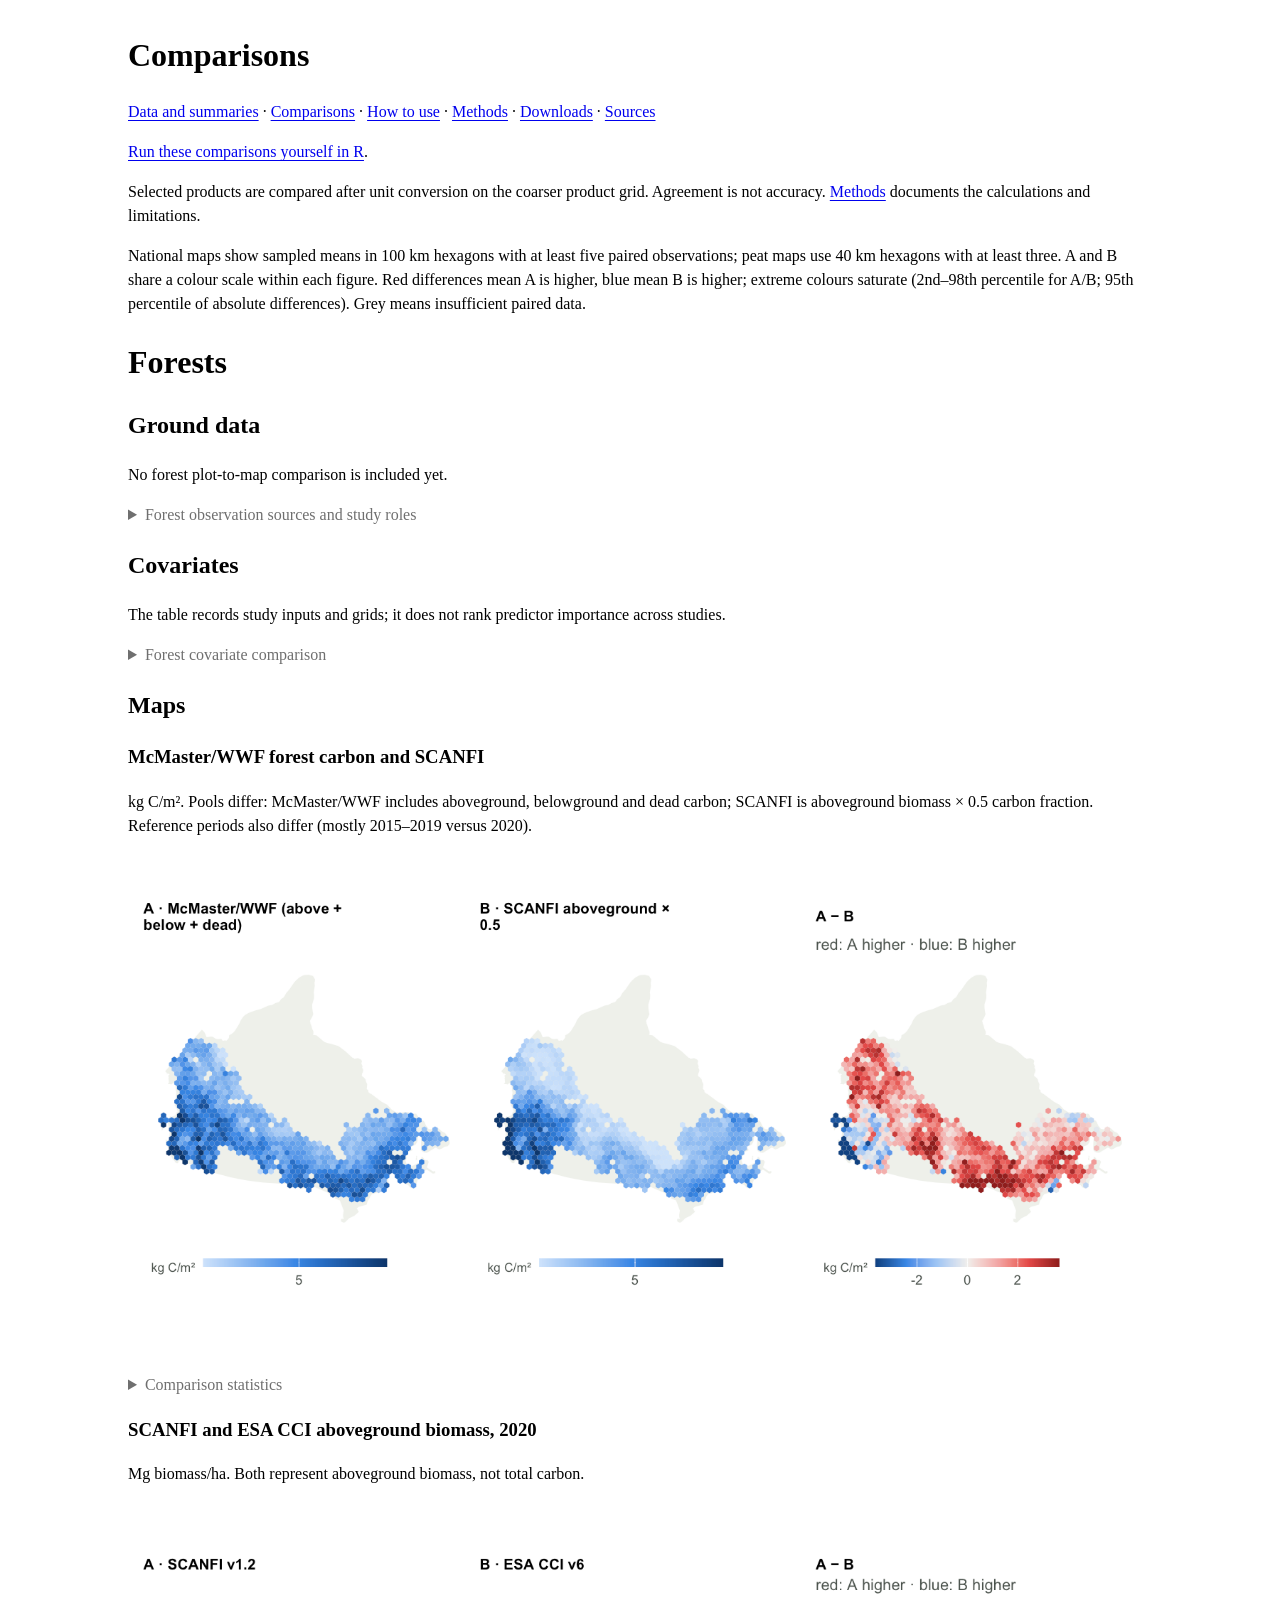
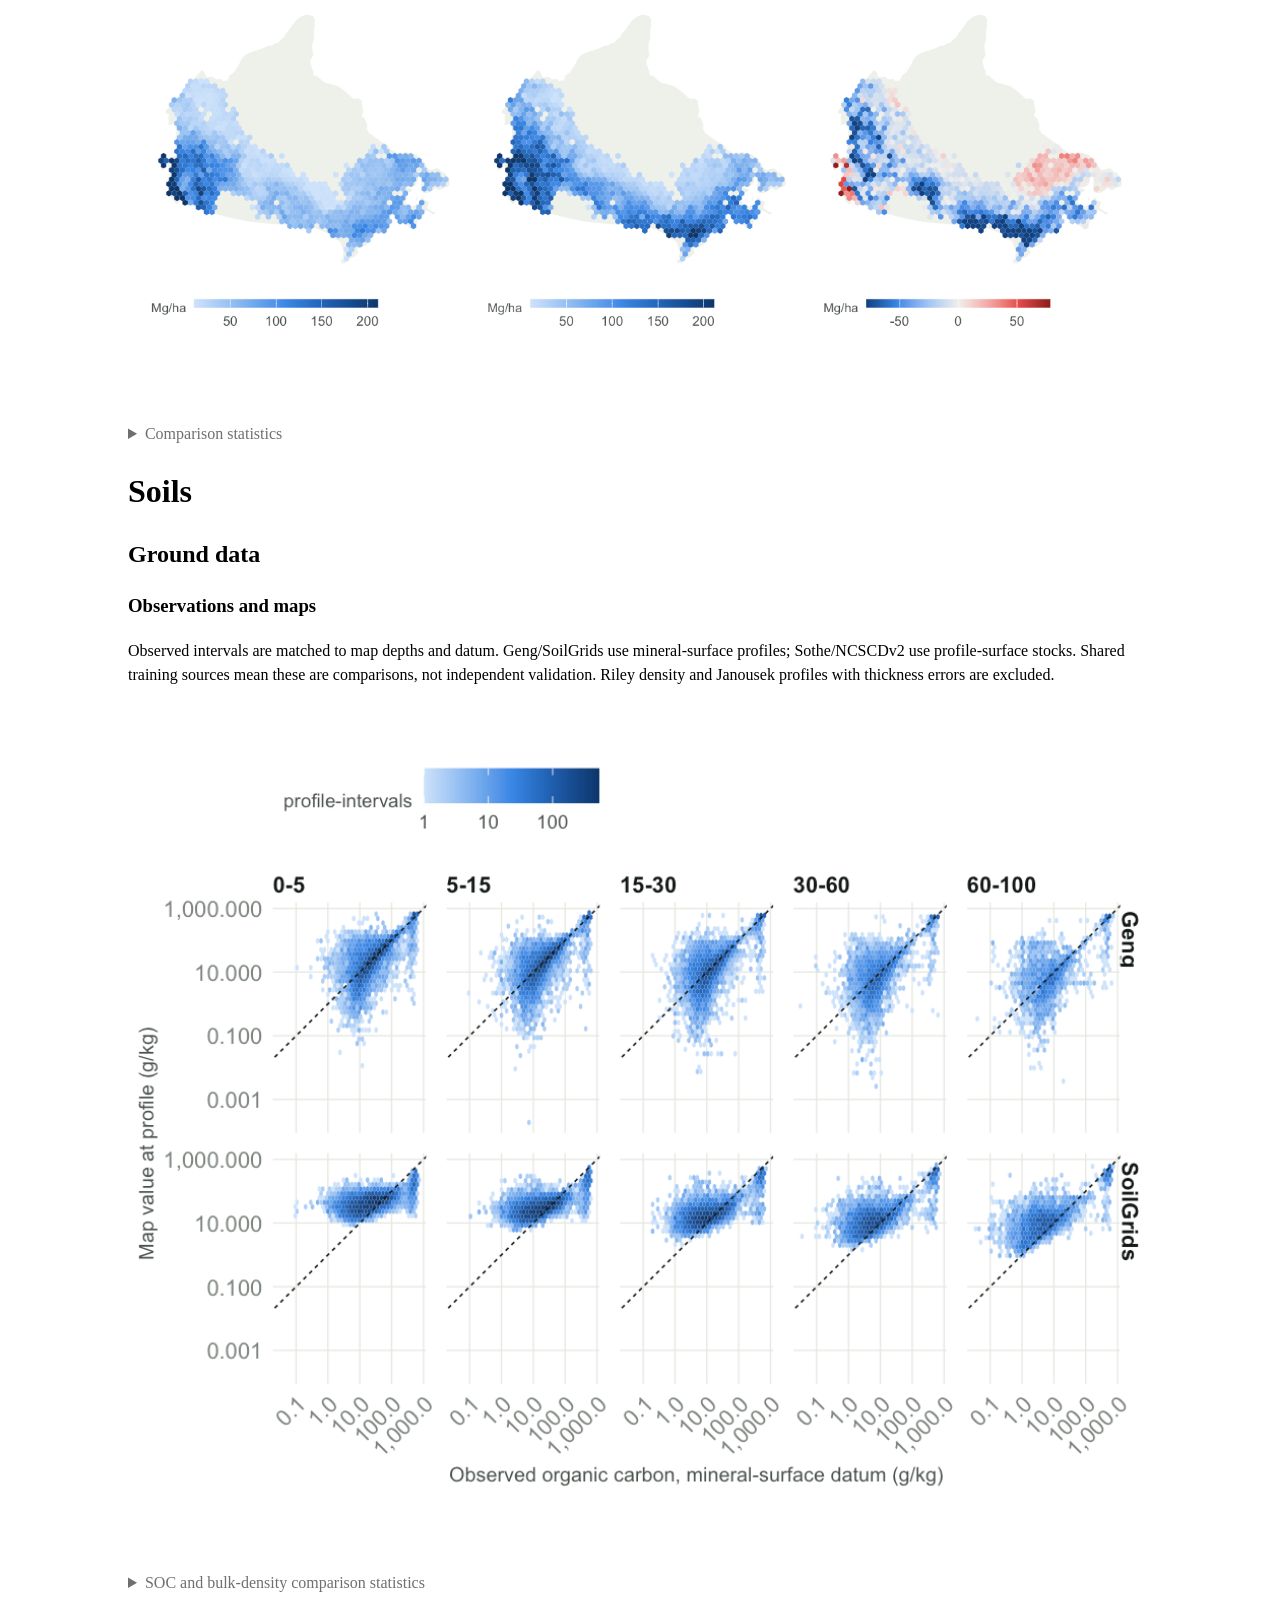
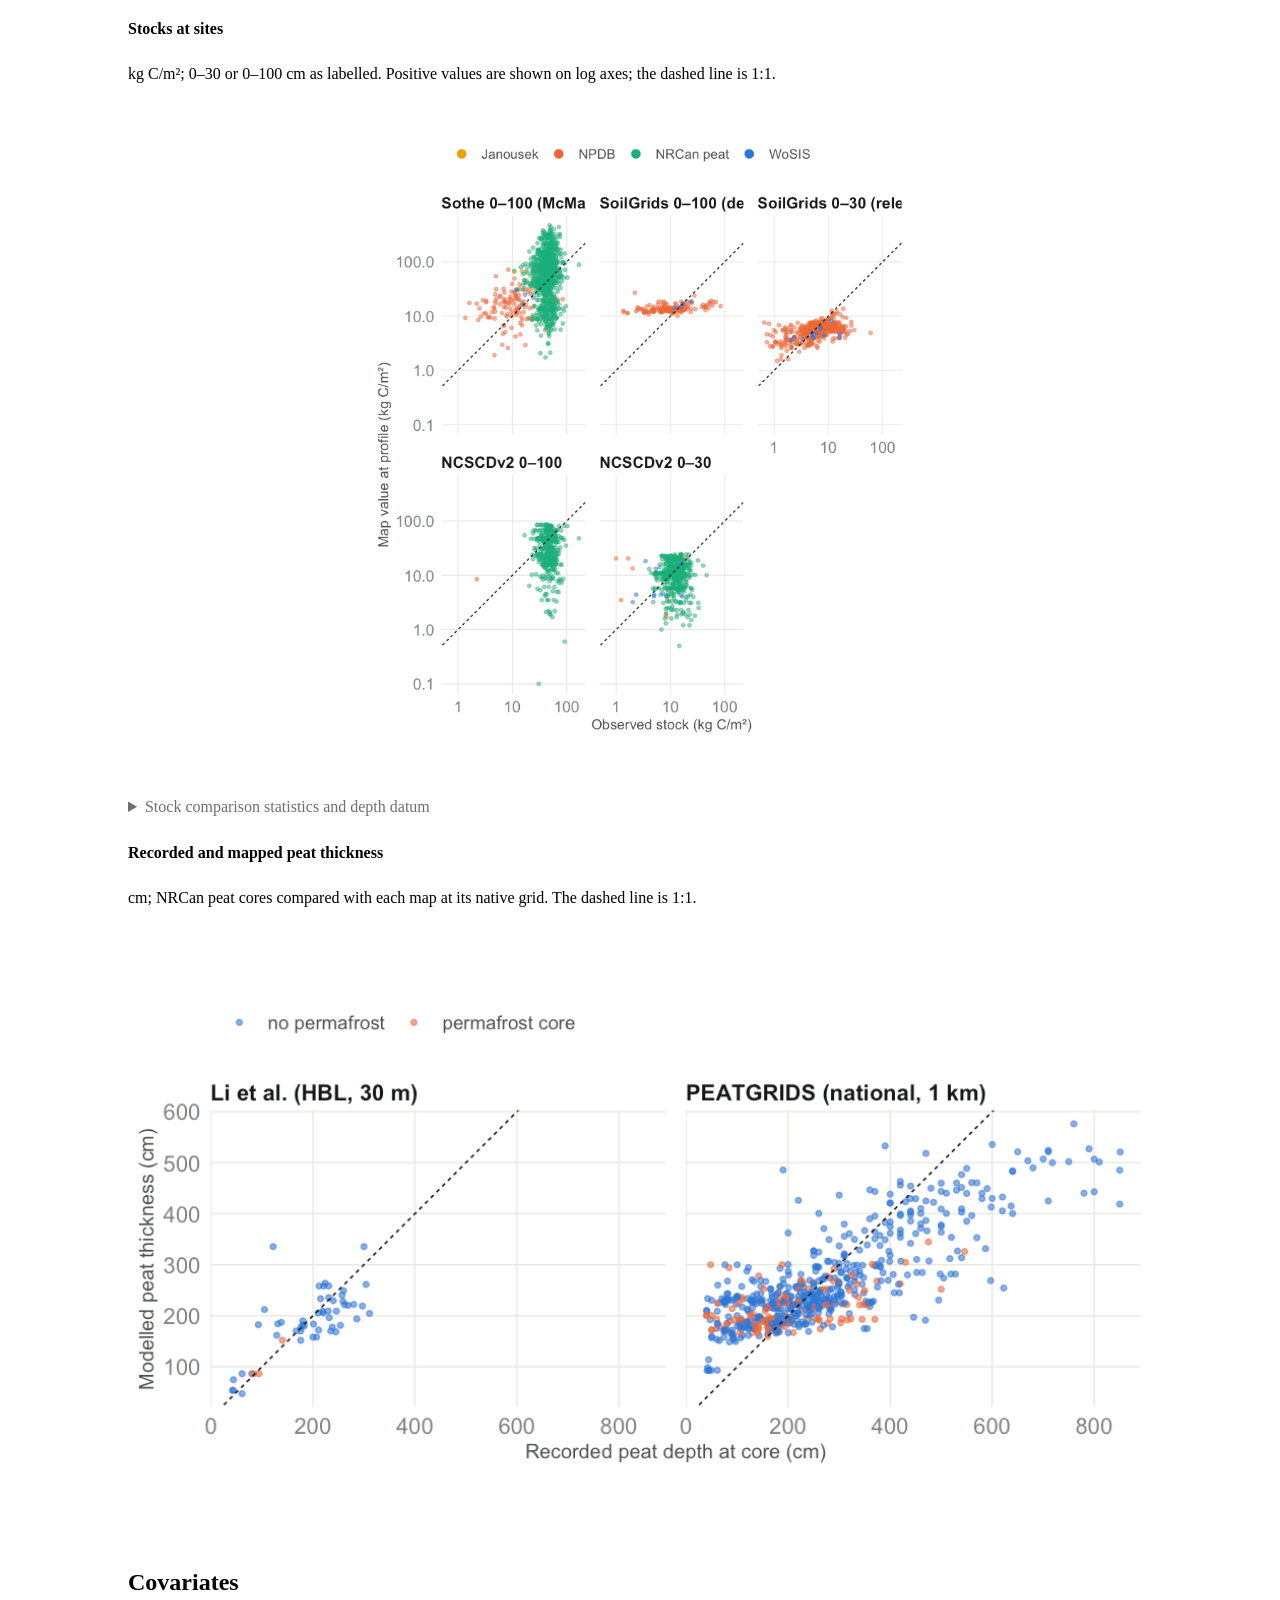
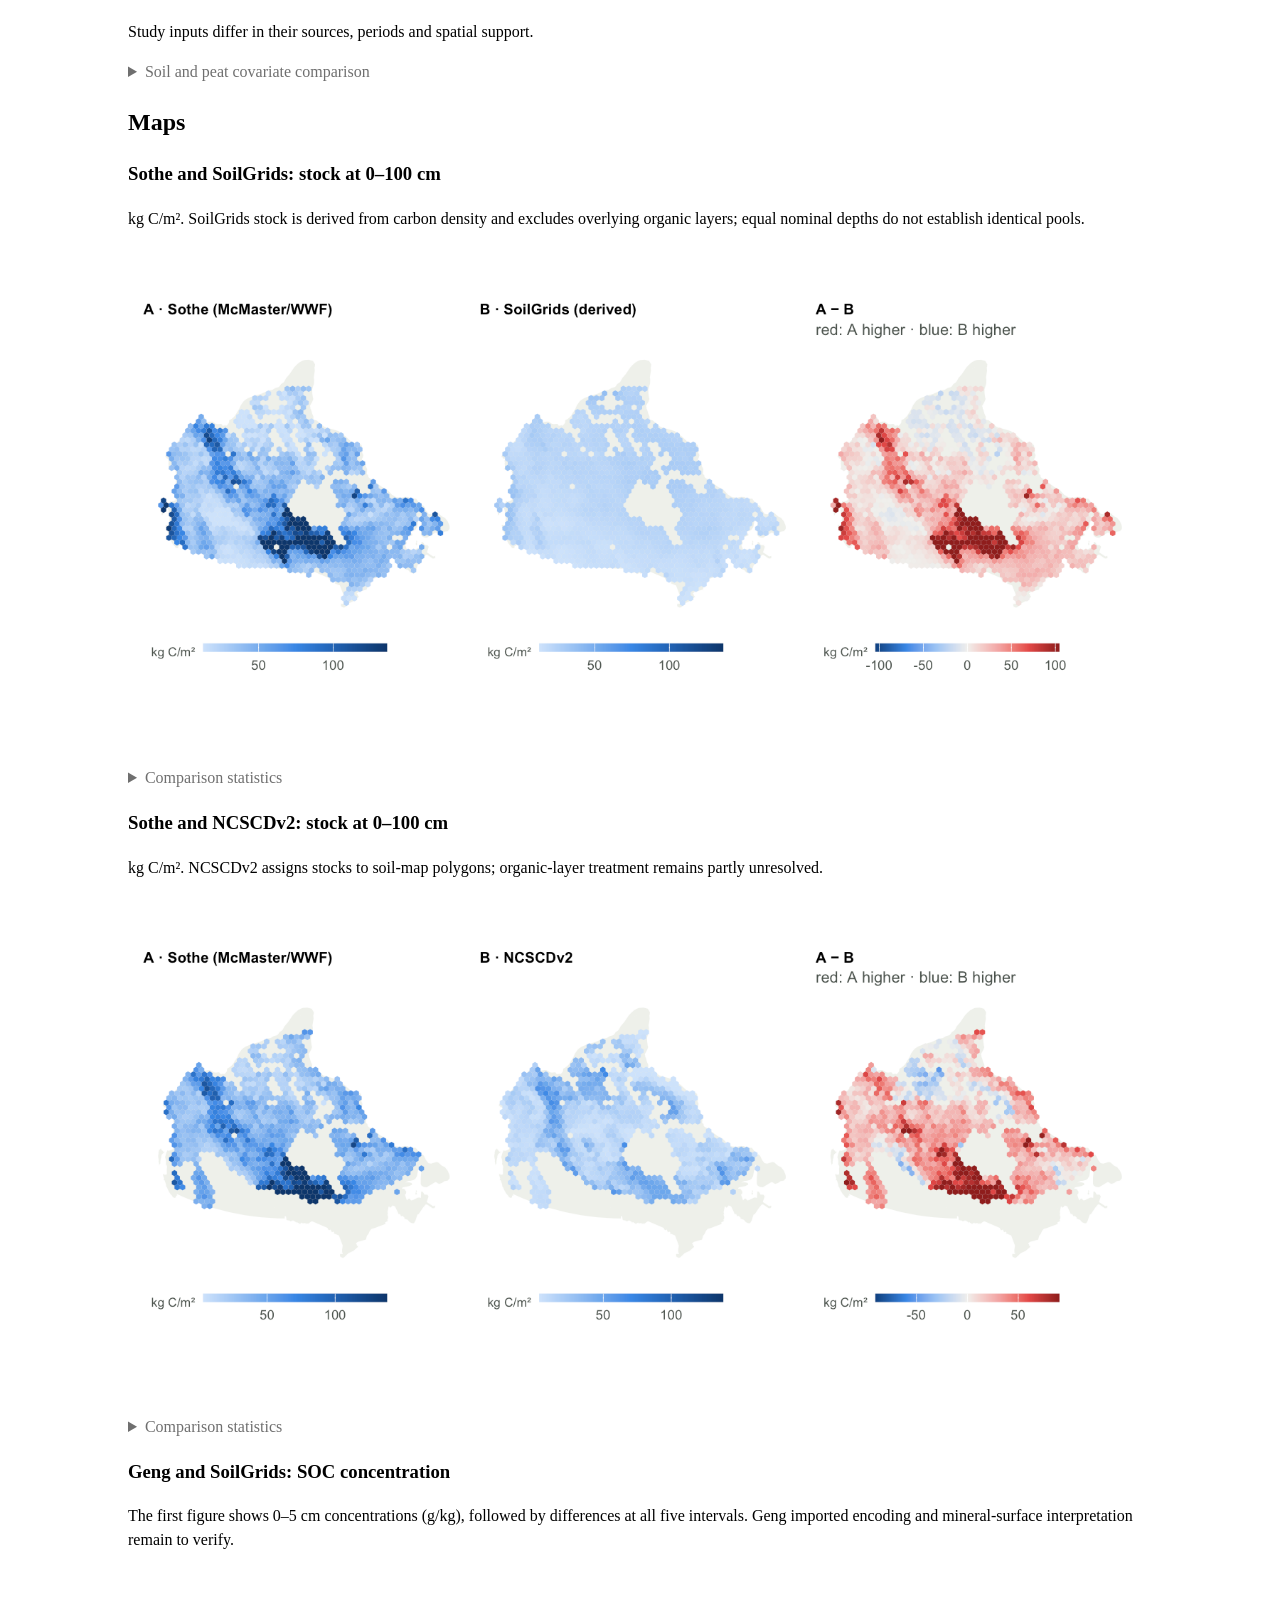
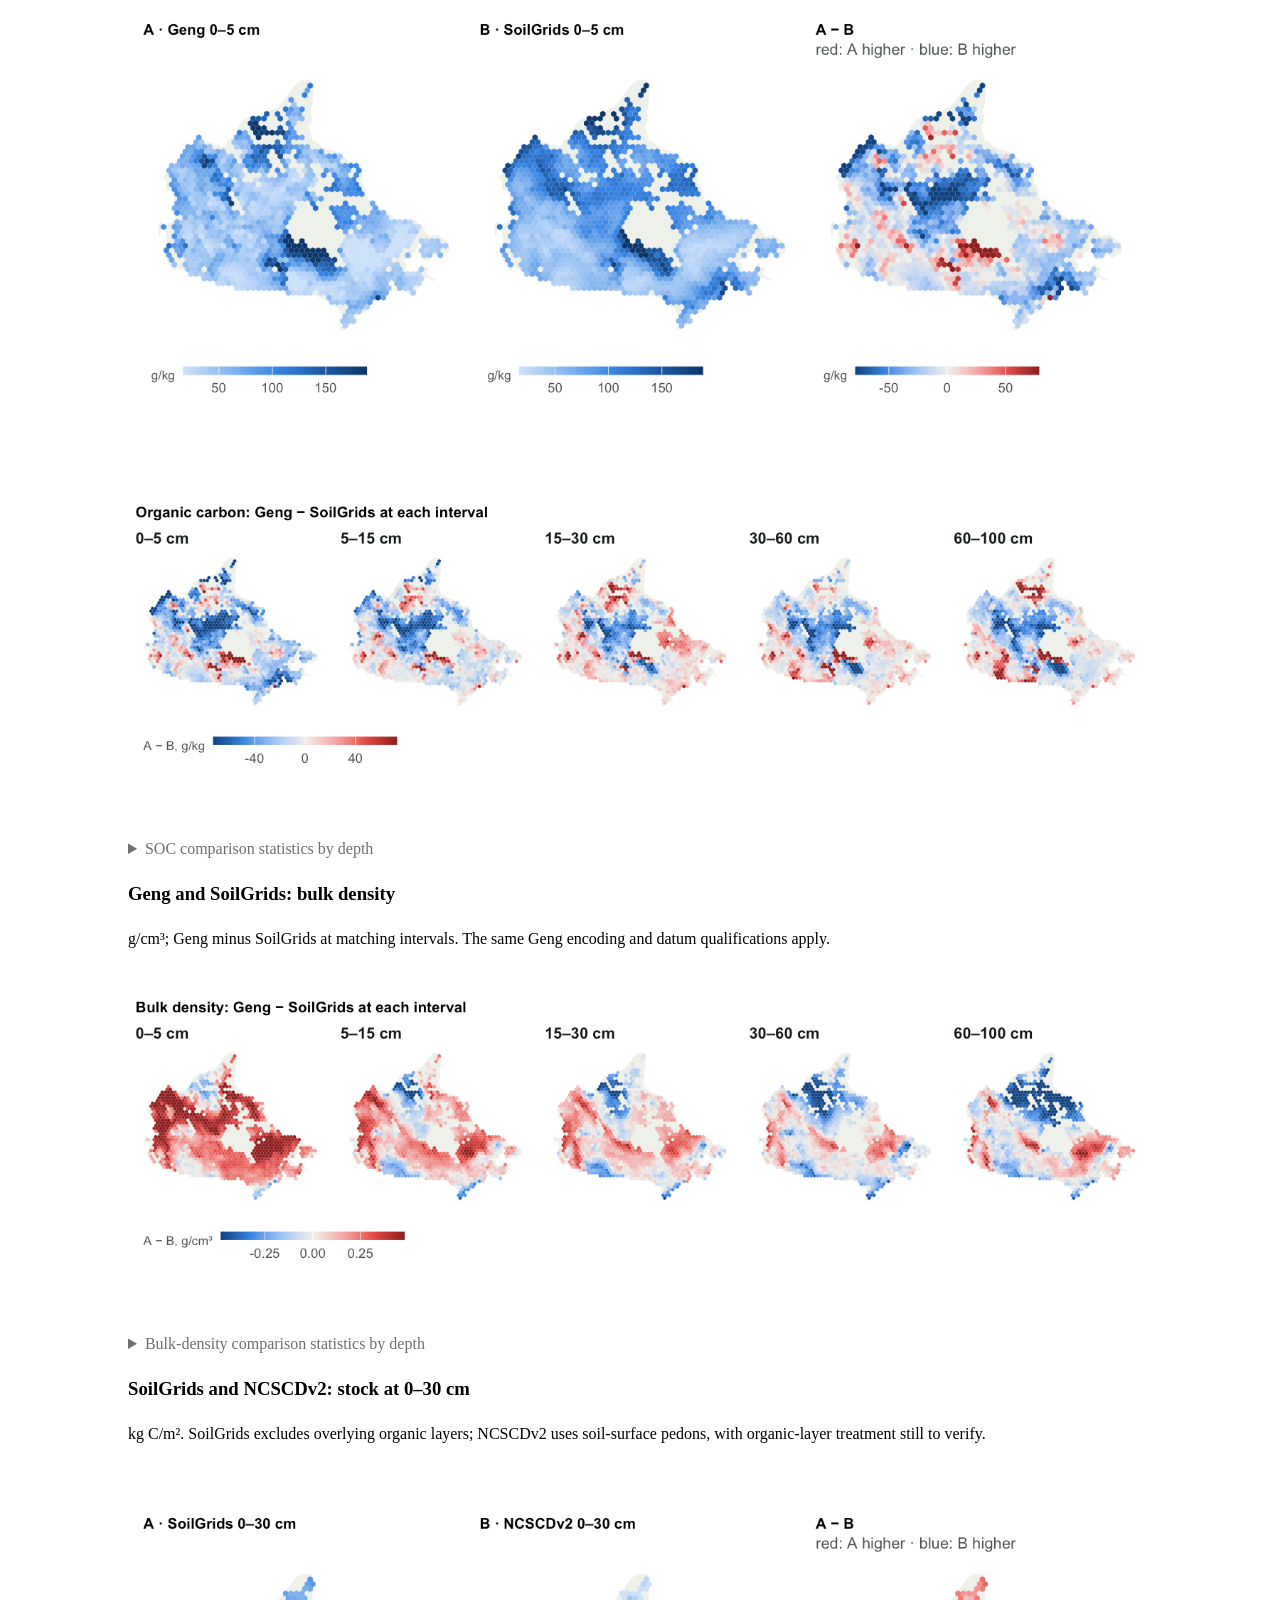
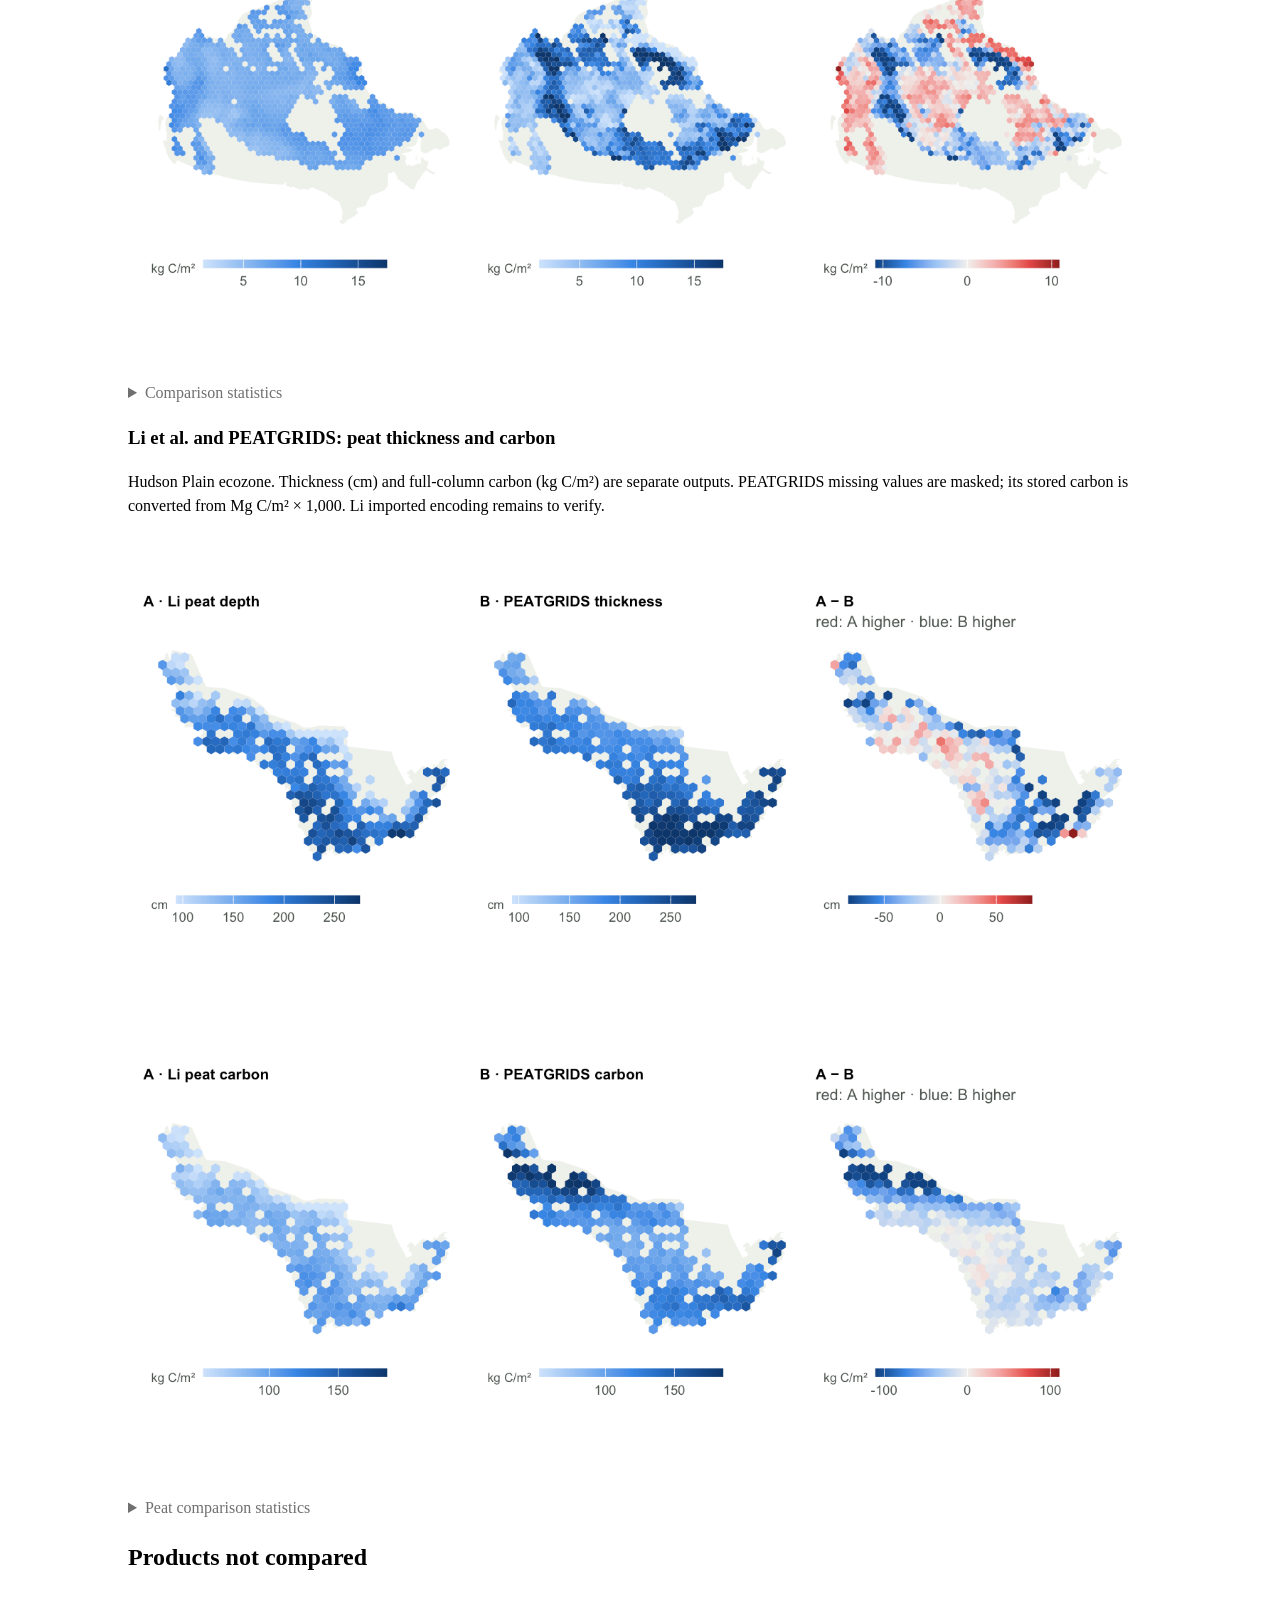
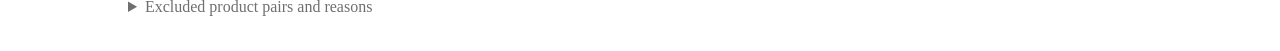
<file: compare.html>
<!DOCTYPE html>
<html xmlns="http://www.w3.org/1999/xhtml" lang="en-CA" xml:lang="en-CA"><head>

<meta charset="utf-8">
<meta name="generator" content="quarto-1.9.37">

<meta name="viewport" content="width=device-width, initial-scale=1.0, user-scalable=yes">


<title>Comparisons – State of Carbon Data in Canada</title>
<style>
/* Default styles provided by pandoc.
** See https://pandoc.org/MANUAL.html#variables-for-html for config info.
*/
code{white-space: pre-wrap;}
span.smallcaps{font-variant: small-caps;}
div.columns{display: flex; gap: min(4vw, 1.5em);}
div.column{flex: auto; overflow-x: auto;}
div.hanging-indent{margin-left: 1.5em; text-indent: -1.5em;}
ul.task-list{list-style: none;}
ul.task-list li input[type="checkbox"] {
  width: 0.8em;
  margin: 0 0.8em 0.2em -1em; /* quarto-specific, see https://github.com/quarto-dev/quarto-cli/issues/4556 */ 
  vertical-align: middle;
}
.display.math{display: block; text-align: center; margin: 0.5rem auto;}
</style>


<script src="site_libs/clipboard/clipboard.min.js"></script>
<script src="site_libs/quarto-html/tabby.min.js"></script>
<script src="site_libs/quarto-html/popper.min.js"></script>
<script src="site_libs/quarto-html/tippy.umd.min.js"></script>
<link href="site_libs/quarto-html/tippy.css" rel="stylesheet">
<link href="site_libs/quarto-html/light-border.css" rel="stylesheet">
<link href="site_libs/quarto-html/quarto-html-640605f58ae58ee79329c070719e555b.min.css" rel="stylesheet" append-hash="true" data-mode="light">
<link href="site_libs/quarto-html/quarto-syntax-highlighting-7f8f88aac4f3542376d5c11b86a4c14d.css" rel="stylesheet" id="quarto-text-highlighting-styles">


<link rel="stylesheet" href="assets/plain.css">
</head>

<body>


<header id="title-block-header">
<h1 class="title">Comparisons</h1>

</header>


<p><a href="./index.html">Data and summaries</a> · <a href="./compare.html">Comparisons</a> · <a href="./use.html">How to use</a> · <a href="./report/methods.html">Methods</a> · <a href="./downloads.html">Downloads</a> · <a href="./sources.html">Sources</a></p>
<p><a href="https://github.com/CathalD/Carbon_Data_SOD/tree/main/workbooks/r">Run these comparisons yourself in R</a>.</p>
<p>Selected products are compared after unit conversion on the coarser product grid. Agreement is not accuracy. <a href="./report/methods.html">Methods</a> documents the calculations and limitations.</p>
<p>National maps show sampled means in 100 km hexagons with at least five paired observations; peat maps use 40 km hexagons with at least three. A and B share a colour scale within each figure. Red differences mean A is higher, blue mean B is higher; extreme colours saturate (2nd–98th percentile for A/B; 95th percentile of absolute differences). Grey means insufficient paired data.</p>
<h1 id="forests">Forests</h1>
<h2 id="forests-ground">Ground data</h2>
<p>No forest plot-to-map comparison is included yet.</p>
<details>
<summary>
Forest observation sources and study roles
</summary>
<div class="cell" data-layout-align="left">
<div class="cell-output-display">
<table class="caption-top">
<caption>Shared validation data do not mean shared training data.</caption>
<colgroup>
<col style="width: 11%">
<col style="width: 31%">
<col style="width: 15%">
<col style="width: 20%">
<col style="width: 13%">
<col style="width: 8%">
</colgroup>
<thead>
<tr class="header">
<th style="text-align: left;">Dataset</th>
<th style="text-align: left;">Measures</th>
<th style="text-align: left;">Plot support</th>
<th style="text-align: left;">Coverage</th>
<th style="text-align: left;">Training or reference for</th>
<th style="text-align: left;">External validation for</th>
</tr>
</thead>
<tbody>
<tr class="odd">
<td style="text-align: left;">National Forest Inventory ground plots</td>
<td style="text-align: left;">Tree dimensions and derived biomass</td>
<td style="text-align: left;">Ground plots; precise footprint by protocol</td>
<td style="text-align: left;">Canada</td>
<td style="text-align: left;">Sothe et al.&nbsp;2022 forest carbon; Qin et al.&nbsp;2025</td>
<td style="text-align: left;">Guindon et al.&nbsp;2024 SCANFI v1</td>
</tr>
<tr class="even">
<td style="text-align: left;">NFI photo-interpreted plots</td>
<td style="text-align: left;">Modelled/interpreted forest attributes</td>
<td style="text-align: left;">Photo-plots; not direct ground measurements</td>
<td style="text-align: left;">Canada</td>
<td style="text-align: left;">Guindon et al.&nbsp;2024 SCANFI v1</td>
<td style="text-align: left;">–</td>
</tr>
<tr class="odd">
<td style="text-align: left;">Québec permanent sample plots</td>
<td style="text-align: left;">Tree and ecological observations</td>
<td style="text-align: left;">400 m² plots; repeated measurements</td>
<td style="text-align: left;">Québec principally south of 52° N</td>
<td style="text-align: left;">–</td>
<td style="text-align: left;">Guindon et al.&nbsp;2024 SCANFI v1</td>
</tr>
<tr class="even">
<td style="text-align: left;">New Brunswick CLI</td>
<td style="text-align: left;">Tree observations and calculated AGB</td>
<td style="text-align: left;">400 m² main and 50 m² nested plots</td>
<td style="text-align: left;">New Brunswick</td>
<td style="text-align: left;">–</td>
<td style="text-align: left;">Betts et al.&nbsp;2024</td>
</tr>
<tr class="odd">
<td style="text-align: left;">BC provincial forest observations</td>
<td style="text-align: left;">Forest biomass</td>
<td style="text-align: left;">Exact source release and coordinate support pending</td>
<td style="text-align: left;">British Columbia</td>
<td style="text-align: left;">Sothe et al.&nbsp;2022 forest carbon</td>
<td style="text-align: left;">–</td>
</tr>
<tr class="even">
<td style="text-align: left;">NRCan ENFOR sampled trees</td>
<td style="text-align: left;">Destructively measured tree biomass</td>
<td style="text-align: left;">Individual trees, not necessarily geolocated plots</td>
<td style="text-align: left;">Canada</td>
<td style="text-align: left;">–</td>
<td style="text-align: left;">–</td>
</tr>
<tr class="odd">
<td style="text-align: left;">NASA ABoVE burned/unburned plot synthesis</td>
<td style="text-align: left;">Forest and organic-layer disturbance carbon</td>
<td style="text-align: left;">Field plots; derived combustion estimates kept separate</td>
<td style="text-align: left;">Alaska, NWT and Saskatchewan</td>
<td style="text-align: left;">–</td>
<td style="text-align: left;">–</td>
</tr>
<tr class="even">
<td style="text-align: left;">Ontario Vegetation Sampling Network</td>
<td style="text-align: left;">Forest plot observations</td>
<td style="text-align: left;">Ground plots; original sheet lists 400 m²</td>
<td style="text-align: left;">Ontario</td>
<td style="text-align: left;">–</td>
<td style="text-align: left;">–</td>
</tr>
<tr class="odd">
<td style="text-align: left;">Alberta agroforestry field measurements</td>
<td style="text-align: left;">Live biomass, deadwood and soil SOC (study includes approximately 1 m total soil); inspect table-specific depths</td>
<td style="text-align: left;">Local study; no raster output established</td>
<td style="text-align: left;">Central Alberta hedgerows, shelterbelts, grassland and adjacent cropland</td>
<td style="text-align: left;">Gross et al.&nbsp;2022 Alberta agroforestry</td>
<td style="text-align: left;">–</td>
</tr>
<tr class="even">
<td style="text-align: left;">CASFRI harmonized forest inventories</td>
<td style="text-align: left;">Forest inventory attributes</td>
<td style="text-align: left;">Inventory polygons/photo/ground sources vary</td>
<td style="text-align: left;">Canada</td>
<td style="text-align: left;">–</td>
<td style="text-align: left;">–</td>
</tr>
</tbody>
</table>
</div>
</div>
</details>
<h2 id="forests-covariates">Covariates</h2>
<p>The table records study inputs and grids; it does not rank predictor importance across studies.</p>
<details>
<summary>
Forest covariate comparison
</summary>
<div class="cell" data-layout-align="left">
<div class="cell-output-display">
<table class="caption-top">
<colgroup>
<col style="width: 13%">
<col style="width: 26%">
<col style="width: 24%">
<col style="width: 5%">
<col style="width: 6%">
<col style="width: 9%">
<col style="width: 13%">
</colgroup>
<thead>
<tr class="header">
<th style="text-align: left;">Study</th>
<th style="text-align: left;">Geography</th>
<th style="text-align: left;">Training data</th>
<th style="text-align: left;">Output grid (m)</th>
<th style="text-align: left;">Covariate grids (m)</th>
<th style="text-align: left;">Families</th>
<th style="text-align: left;">Retained or ranked / documented inputs</th>
</tr>
</thead>
<tbody>
<tr class="odd">
<td style="text-align: left;">Betts et al.&nbsp;2024</td>
<td style="text-align: left;">New Brunswick; overlapping 60 × 60 km model zones plus province-wide comparison</td>
<td style="text-align: left;">–</td>
<td style="text-align: left;">30</td>
<td style="text-align: left;">30 – 30</td>
<td style="text-align: left;">Temporal optical</td>
<td style="text-align: left;">0 / 54</td>
</tr>
<tr class="even">
<td style="text-align: left;">Lamping et al.&nbsp;2025 coastal forest maps</td>
<td style="text-align: left;">Coastal southern Alaska and BC</td>
<td style="text-align: left;">–</td>
<td style="text-align: left;">30</td>
<td style="text-align: left;">–</td>
<td style="text-align: left;">Environment, Remote sensing</td>
<td style="text-align: left;">0 / 2</td>
</tr>
<tr class="odd">
<td style="text-align: left;">Qin et al.&nbsp;2025</td>
<td style="text-align: left;">Canada’s treed lands</td>
<td style="text-align: left;">National Forest Inventory ground plots</td>
<td style="text-align: left;">30</td>
<td style="text-align: left;">25 – 25</td>
<td style="text-align: left;">Optical, Radar</td>
<td style="text-align: left;">0 / 3</td>
</tr>
<tr class="even">
<td style="text-align: left;">Guindon et al.&nbsp;2024 SCANFI v1</td>
<td style="text-align: left;">Canada; regional tile/search support</td>
<td style="text-align: left;">NFI photo-interpreted plots</td>
<td style="text-align: left;">30</td>
<td style="text-align: left;">30 – 30</td>
<td style="text-align: left;">Climate, Optical, Terrain</td>
<td style="text-align: left;">0 / 3</td>
</tr>
<tr class="odd">
<td style="text-align: left;">Sothe et al.&nbsp;2022 forest carbon</td>
<td style="text-align: left;">Canada; reference observations concentrated in BC</td>
<td style="text-align: left;">BC provincial forest observations; National Forest Inventory ground plots</td>
<td style="text-align: left;">250</td>
<td style="text-align: left;">25 – 250</td>
<td style="text-align: left;">Optical, Radar, Structure</td>
<td style="text-align: left;">6 / 6</td>
</tr>
</tbody>
</table>
</div>
</div>
</details>
<h2 id="forests-maps">Maps</h2>
<h3 id="mcmaster-scanfi">McMaster/WWF forest carbon and SCANFI</h3>
<p>kg C/m². Pools differ: McMaster/WWF includes aboveground, belowground and dead carbon; SCANFI is aboveground biomass × 0.5 carbon fraction. Reference periods also differ (mostly 2015–2019 versus 2020).</p>
<div class="cell" data-layout-align="left">
<div class="cell-output-display">
<div class="quarto-figure quarto-figure-left">
<figure>
<p><img src="compare_files/figure-html/chart-mcm-maps-1.png" class="img-fluid quarto-figure quarto-figure-left" style="width:100.0%"></p>
</figure>
</div>
</div>
</div>
<details>
<summary>
Comparison statistics
</summary>
<div class="cell" data-layout-align="left">
<div class="cell-output-display">
<table class="caption-top" style="width:100%;">
<caption>Units: kg C/m². A minus B; RMSD = root-mean-square difference; r = Pearson correlation.</caption>
<colgroup>
<col style="width: 50%">
<col style="width: 6%">
<col style="width: 6%">
<col style="width: 6%">
<col style="width: 10%">
<col style="width: 4%">
<col style="width: 4%">
<col style="width: 10%">
</colgroup>
<thead>
<tr class="header">
<th style="text-align: left;">Comparison</th>
<th style="text-align: right;">Points</th>
<th style="text-align: right;">Mean A</th>
<th style="text-align: right;">Mean B</th>
<th style="text-align: right;">Mean A − B</th>
<th style="text-align: right;">RMSD</th>
<th style="text-align: right;">r</th>
<th style="text-align: right;">Within ±25%</th>
</tr>
</thead>
<tbody>
<tr class="odd">
<td style="text-align: left;">Forest carbon: McMaster/WWF total vs SCANFI aboveground</td>
<td style="text-align: right;">10,616</td>
<td style="text-align: right;">4.54</td>
<td style="text-align: right;">3.23</td>
<td style="text-align: right;">1.3</td>
<td style="text-align: right;">2.97</td>
<td style="text-align: right;">0.59</td>
<td style="text-align: right;">19%</td>
</tr>
</tbody>
</table>
</div>
</div>
</details>
<h3 id="scanfi-esa">SCANFI and ESA CCI aboveground biomass, 2020</h3>
<p>Mg biomass/ha. Both represent aboveground biomass, not total carbon.</p>
<div class="cell" data-layout-align="left">
<div class="cell-output-display">
<div class="quarto-figure quarto-figure-left">
<figure>
<p><img src="compare_files/figure-html/chart-agb-maps-1.png" class="img-fluid quarto-figure quarto-figure-left" style="width:100.0%"></p>
</figure>
</div>
</div>
</div>
<details>
<summary>
Comparison statistics
</summary>
<div class="cell" data-layout-align="left">
<div class="cell-output-display">
<table class="caption-top">
<caption>Units: Mg/ha. A minus B; RMSD = root-mean-square difference; r = Pearson correlation.</caption>
<colgroup>
<col style="width: 31%">
<col style="width: 8%">
<col style="width: 8%">
<col style="width: 8%">
<col style="width: 13%">
<col style="width: 6%">
<col style="width: 6%">
<col style="width: 15%">
</colgroup>
<thead>
<tr class="header">
<th style="text-align: left;">Comparison</th>
<th style="text-align: right;">Points</th>
<th style="text-align: right;">Mean A</th>
<th style="text-align: right;">Mean B</th>
<th style="text-align: right;">Mean A − B</th>
<th style="text-align: right;">RMSD</th>
<th style="text-align: right;">r</th>
<th style="text-align: right;">Within ±25%</th>
</tr>
</thead>
<tbody>
<tr class="odd">
<td style="text-align: left;">Aboveground biomass 2020</td>
<td style="text-align: right;">12,134</td>
<td style="text-align: right;">60.4</td>
<td style="text-align: right;">84.4</td>
<td style="text-align: right;">-24</td>
<td style="text-align: right;">56.8</td>
<td style="text-align: right;">0.71</td>
<td style="text-align: right;">23%</td>
</tr>
</tbody>
</table>
</div>
</div>
</details>
<h1 id="soils">Soils</h1>
<h2 id="soils-ground">Ground data</h2>
<h3 id="profiles-vs-maps">Observations and maps</h3>
<p>Observed intervals are matched to map depths and datum. Geng/SoilGrids use mineral-surface profiles; Sothe/NCSCDv2 use profile-surface stocks. Shared training sources mean these are comparisons, not independent validation. Riley density and Janousek profiles with thickness errors are excluded.</p>
<div class="cell" data-layout-align="left">
<div class="cell-output-display">
<div class="quarto-figure quarto-figure-left">
<figure>
<p><img src="compare_files/figure-html/unnamed-chunk-8-1.png" class="img-fluid quarto-figure quarto-figure-left" style="width:100.0%"></p>
</figure>
</div>
</div>
</div>
<details>
<summary>
SOC and bulk-density comparison statistics
</summary>
<div class="cell" data-layout-align="left">
<div class="cell-output-display">
<table class="caption-top">
<caption>WoSIS and NPDB mineral layers, five intervals pooled, one row per profile and interval.</caption>
<colgroup>
<col style="width: 19%">
<col style="width: 8%">
<col style="width: 6%">
<col style="width: 15%">
<col style="width: 13%">
<col style="width: 9%">
<col style="width: 19%">
<col style="width: 6%">
</colgroup>
<thead>
<tr class="header">
<th style="text-align: left;">Variable</th>
<th style="text-align: left;">Map</th>
<th style="text-align: left;">Dataset</th>
<th style="text-align: left;">Profile-intervals</th>
<th style="text-align: left;">Median observed</th>
<th style="text-align: left;">Median map</th>
<th style="text-align: left;">Median map − observed</th>
<th style="text-align: left;">r (log)</th>
</tr>
</thead>
<tbody>
<tr class="odd">
<td style="text-align: left;">Organic carbon (g/kg)</td>
<td style="text-align: left;">Geng</td>
<td style="text-align: left;">WoSIS</td>
<td style="text-align: left;">30,884</td>
<td style="text-align: left;">10</td>
<td style="text-align: left;">9.51</td>
<td style="text-align: left;">-1.92</td>
<td style="text-align: left;">0.67</td>
</tr>
<tr class="even">
<td style="text-align: left;">Organic carbon (g/kg)</td>
<td style="text-align: left;">Geng</td>
<td style="text-align: left;">NPDB</td>
<td style="text-align: left;">22,050</td>
<td style="text-align: left;">11.8</td>
<td style="text-align: left;">9.55</td>
<td style="text-align: left;">-2.4</td>
<td style="text-align: left;">0.86</td>
</tr>
<tr class="odd">
<td style="text-align: left;">Organic carbon (g/kg)</td>
<td style="text-align: left;">SoilGrids</td>
<td style="text-align: left;">WoSIS</td>
<td style="text-align: left;">33,387</td>
<td style="text-align: left;">10</td>
<td style="text-align: left;">23</td>
<td style="text-align: left;">6.77</td>
<td style="text-align: left;">0.71</td>
</tr>
<tr class="even">
<td style="text-align: left;">Organic carbon (g/kg)</td>
<td style="text-align: left;">SoilGrids</td>
<td style="text-align: left;">NPDB</td>
<td style="text-align: left;">23,410</td>
<td style="text-align: left;">12</td>
<td style="text-align: left;">24.9</td>
<td style="text-align: left;">7.42</td>
<td style="text-align: left;">0.70</td>
</tr>
<tr class="odd">
<td style="text-align: left;">Bulk density (g/cm³)</td>
<td style="text-align: left;">Geng</td>
<td style="text-align: left;">WoSIS</td>
<td style="text-align: left;">90</td>
<td style="text-align: left;">1.49</td>
<td style="text-align: left;">1.25</td>
<td style="text-align: left;">-0.203</td>
<td style="text-align: left;">0.21</td>
</tr>
<tr class="even">
<td style="text-align: left;">Bulk density (g/cm³)</td>
<td style="text-align: left;">Geng</td>
<td style="text-align: left;">NPDB</td>
<td style="text-align: left;">2,619</td>
<td style="text-align: left;">1.3</td>
<td style="text-align: left;">1.27</td>
<td style="text-align: left;">0.00185</td>
<td style="text-align: left;">0.82</td>
</tr>
<tr class="odd">
<td style="text-align: left;">Bulk density (g/cm³)</td>
<td style="text-align: left;">SoilGrids</td>
<td style="text-align: left;">WoSIS</td>
<td style="text-align: left;">90</td>
<td style="text-align: left;">1.49</td>
<td style="text-align: left;">1.34</td>
<td style="text-align: left;">-0.12</td>
<td style="text-align: left;">0.72</td>
</tr>
<tr class="even">
<td style="text-align: left;">Bulk density (g/cm³)</td>
<td style="text-align: left;">SoilGrids</td>
<td style="text-align: left;">NPDB</td>
<td style="text-align: left;">2,673</td>
<td style="text-align: left;">1.3</td>
<td style="text-align: left;">1.31</td>
<td style="text-align: left;">0.04</td>
<td style="text-align: left;">0.21</td>
</tr>
</tbody>
</table>
</div>
</div>
</details>
<h4 id="stocks-at-sites">Stocks at sites</h4>
<p>kg C/m²; 0–30 or 0–100 cm as labelled. Positive values are shown on log axes; the dashed line is 1:1.</p>
<div class="cell" data-layout-align="left">
<div class="cell-output-display">
<div class="quarto-figure quarto-figure-left">
<figure>
<p><img src="compare_files/figure-html/unnamed-chunk-10-1.png" class="img-fluid quarto-figure quarto-figure-left" style="width:100.0%"></p>
</figure>
</div>
</div>
</div>
<details>
<summary>
Stock comparison statistics and depth datum
</summary>
<div class="cell" data-layout-align="left">
<div class="cell-output-display">
<table class="caption-top" style="width:100%;">
<caption>Carbon stocks at profiles (kg C/m²). Profile-surface stocks are dominated by peat and coastal cores.</caption>
<colgroup>
<col style="width: 34%">
<col style="width: 20%">
<col style="width: 11%">
<col style="width: 20%">
<col style="width: 13%">
</colgroup>
<thead>
<tr class="header">
<th style="text-align: left;">Map</th>
<th style="text-align: left;">Profile datum</th>
<th style="text-align: left;">Profiles</th>
<th style="text-align: left;">Median observed</th>
<th style="text-align: left;">Median map</th>
</tr>
</thead>
<tbody>
<tr class="odd">
<td style="text-align: left;">Sothe 0–100 (McMaster/WWF)</td>
<td style="text-align: left;">Profile surface</td>
<td style="text-align: left;">1,119</td>
<td style="text-align: left;">41.6</td>
<td style="text-align: left;">46.3</td>
</tr>
<tr class="even">
<td style="text-align: left;">SoilGrids 0–100 (derived)</td>
<td style="text-align: left;">Mineral surface</td>
<td style="text-align: left;">162</td>
<td style="text-align: left;">9.64</td>
<td style="text-align: left;">13.4</td>
</tr>
<tr class="odd">
<td style="text-align: left;">SoilGrids 0–30 (released)</td>
<td style="text-align: left;">Mineral surface</td>
<td style="text-align: left;">417</td>
<td style="text-align: left;">6.08</td>
<td style="text-align: left;">5.6</td>
</tr>
<tr class="even">
<td style="text-align: left;">NCSCDv2 0–100</td>
<td style="text-align: left;">Profile surface</td>
<td style="text-align: left;">431</td>
<td style="text-align: left;">46.9</td>
<td style="text-align: left;">27.8</td>
</tr>
<tr class="odd">
<td style="text-align: left;">NCSCDv2 0–30</td>
<td style="text-align: left;">Profile surface</td>
<td style="text-align: left;">520</td>
<td style="text-align: left;">12.2</td>
<td style="text-align: left;">10.9</td>
</tr>
</tbody>
</table>
</div>
</div>
</details>
<h4 id="recorded-and-mapped-peat-thickness">Recorded and mapped peat thickness</h4>
<p>cm; NRCan peat cores compared with each map at its native grid. The dashed line is 1:1.</p>
<div class="cell" data-layout-align="left">
<div class="cell-output-display">
<div class="quarto-figure quarto-figure-left">
<figure>
<p><img src="compare_files/figure-html/unnamed-chunk-12-1.png" class="img-fluid quarto-figure quarto-figure-left" style="width:100.0%"></p>
</figure>
</div>
</div>
</div>
<h2 id="soils-covariates">Covariates</h2>
<p>Study inputs differ in their sources, periods and spatial support.</p>
<details>
<summary>
Soil and peat covariate comparison
</summary>
<div class="cell" data-layout-align="left">
<div class="cell-output-display">
<table class="caption-top">
<colgroup>
<col style="width: 11%">
<col style="width: 18%">
<col style="width: 18%">
<col style="width: 4%">
<col style="width: 5%">
<col style="width: 31%">
<col style="width: 10%">
</colgroup>
<thead>
<tr class="header">
<th style="text-align: left;">Study</th>
<th style="text-align: left;">Geography</th>
<th style="text-align: left;">Training data</th>
<th style="text-align: left;">Output grid (m)</th>
<th style="text-align: left;">Covariate grids (m)</th>
<th style="text-align: left;">Families</th>
<th style="text-align: left;">Retained or ranked / documented inputs</th>
</tr>
</thead>
<tbody>
<tr class="odd">
<td style="text-align: left;">Arsenault et al.&nbsp;2026 Argenteuil</td>
<td style="text-align: left;">Argenteuil, Québec</td>
<td style="text-align: left;">Argenteuil peatlands</td>
<td style="text-align: left;">–</td>
<td style="text-align: left;">–</td>
<td style="text-align: left;">Geography, Geology, Terrain</td>
<td style="text-align: left;">0 / 3</td>
</tr>
<tr class="even">
<td style="text-align: left;">Epstein et al.&nbsp;2024 seabed sediment OC</td>
<td style="text-align: left;">Canadian continental margin</td>
<td style="text-align: left;">Continental-margin sediment OC observations</td>
<td style="text-align: left;">200</td>
<td style="text-align: left;">–</td>
<td style="text-align: left;">Oceanography, Sediment, Terrain</td>
<td style="text-align: left;">0 / 5</td>
</tr>
<tr class="odd">
<td style="text-align: left;">Geng et al.&nbsp;2025 Soil Landscape Grids</td>
<td style="text-align: left;">Canada; observations concentrated in southern agricultural areas</td>
<td style="text-align: left;">National Pedon Database preparation</td>
<td style="text-align: left;">100</td>
<td style="text-align: left;">16 – 1,000</td>
<td style="text-align: left;">Climate, Ecology, Geology, Optical, Temperature, Terrain, Vegetation</td>
<td style="text-align: left;">0 / 9</td>
</tr>
<tr class="even">
<td style="text-align: left;">Hengl et al.&nbsp;2023 Alberta</td>
<td style="text-align: left;">Alberta agricultural lands; 22 pilot farms</td>
<td style="text-align: left;">–</td>
<td style="text-align: left;">30</td>
<td style="text-align: left;">30 – 1,000</td>
<td style="text-align: left;">Climate, Geology, Optical, Terrain, Vegetation</td>
<td style="text-align: left;">0 / 8</td>
</tr>
<tr class="odd">
<td style="text-align: left;">Janousek et al.&nbsp;2025 blue carbon</td>
<td style="text-align: left;">Pacific coast Alaska to Mexico; Canadian BC subset</td>
<td style="text-align: left;">Janousek coastal core preparation</td>
<td style="text-align: left;">–</td>
<td style="text-align: left;">800 – 800</td>
<td style="text-align: left;">Climate, Ecology, Geography, Sediment, Terrain</td>
<td style="text-align: left;">0 / 7</td>
</tr>
<tr class="even">
<td style="text-align: left;">Li et al.&nbsp;2025 Hudson Bay Lowlands</td>
<td style="text-align: left;">Hudson and James Bay Lowlands</td>
<td style="text-align: left;">Li peat-depth training</td>
<td style="text-align: left;">30</td>
<td style="text-align: left;">10 – 100</td>
<td style="text-align: left;">Geography, Hydrology, Radar, Temperature, Terrain, Thermal, Vegetation</td>
<td style="text-align: left;">7 / 24</td>
</tr>
<tr class="odd">
<td style="text-align: left;">McNicol et al.&nbsp;2019 NPCTR</td>
<td style="text-align: left;">Coastal BC and southeast Alaska</td>
<td style="text-align: left;">–</td>
<td style="text-align: left;">90.5</td>
<td style="text-align: left;">–</td>
<td style="text-align: left;">Climate, Ecology, Terrain</td>
<td style="text-align: left;">0 / 3</td>
</tr>
<tr class="even">
<td style="text-align: left;">Hugelius et al.&nbsp;2013 NCSCDv2</td>
<td style="text-align: left;">Northern circumpolar permafrost region</td>
<td style="text-align: left;">NCSCDv2 source pedons</td>
<td style="text-align: left;">–</td>
<td style="text-align: left;">–</td>
<td style="text-align: left;">Classification</td>
<td style="text-align: left;">0 / 1</td>
</tr>
<tr class="odd">
<td style="text-align: left;">Olefeldt et al.&nbsp;2016 thermokarst</td>
<td style="text-align: left;">Boreal/tundra permafrost landscapes</td>
<td style="text-align: left;">NCSCDv2 source pedons</td>
<td style="text-align: left;">–</td>
<td style="text-align: left;">–</td>
<td style="text-align: left;">Expert landscape input</td>
<td style="text-align: left;">0 / 2</td>
</tr>
<tr class="even">
<td style="text-align: left;">Poggio et al.&nbsp;2021 SoilGrids 2.0</td>
<td style="text-align: left;">Global including Canada</td>
<td style="text-align: left;">–</td>
<td style="text-align: left;">250</td>
<td style="text-align: left;">–</td>
<td style="text-align: left;">Climate, Ecology, Geology, Hydrology, Optical, Terrain, Vegetation</td>
<td style="text-align: left;">0 / 7</td>
</tr>
<tr class="odd">
<td style="text-align: left;">Sothe et al.&nbsp;2022 GBC soil stocks</td>
<td style="text-align: left;">Canada</td>
<td style="text-align: left;">WoSIS Canada v2; Historical Lehigh peatland training compilation</td>
<td style="text-align: left;">250</td>
<td style="text-align: left;">25 – 25,000</td>
<td style="text-align: left;">Backscattering, Biophysical parameters, Climate, Mask, Reflectance, Soil, Stock correction, Terrain parameters</td>
<td style="text-align: left;">0 / 33</td>
</tr>
<tr class="even">
<td style="text-align: left;">Repository multiscale covariate notebook</td>
<td style="text-align: left;">Canada donor profiles; selected Riley/NRCan peat subset</td>
<td style="text-align: left;">Riley OGS preparation; NRCan Peat Profile Database</td>
<td style="text-align: left;">30</td>
<td style="text-align: left;">10 – 11,132</td>
<td style="text-align: left;">Climate, Dynamic World, Sentinel-1, Sentinel-2, Surface water, Terrain</td>
<td style="text-align: left;">0 / 47</td>
</tr>
</tbody>
</table>
</div>
</div>
</details>
<h2 id="soils-maps">Maps</h2>
<h3 id="sothe-soilgrids">Sothe and SoilGrids: stock at 0–100 cm</h3>
<p>kg C/m². SoilGrids stock is derived from carbon density and excludes overlying organic layers; equal nominal depths do not establish identical pools.</p>
<div class="cell" data-layout-align="left">
<div class="cell-output-display">
<div class="quarto-figure quarto-figure-left">
<figure>
<p><img src="compare_files/figure-html/chart-sothe-sg-maps-1.png" class="img-fluid quarto-figure quarto-figure-left" style="width:100.0%"></p>
</figure>
</div>
</div>
</div>
<details>
<summary>
Comparison statistics
</summary>
<div class="cell" data-layout-align="left">
<div class="cell-output-display">
<table class="caption-top">
<caption>Units: kg C/m². A minus B; RMSD = root-mean-square difference; r = Pearson correlation.</caption>
<colgroup>
<col style="width: 26%">
<col style="width: 9%">
<col style="width: 9%">
<col style="width: 9%">
<col style="width: 15%">
<col style="width: 6%">
<col style="width: 6%">
<col style="width: 16%">
</colgroup>
<thead>
<tr class="header">
<th style="text-align: left;">Comparison</th>
<th style="text-align: right;">Points</th>
<th style="text-align: right;">Mean A</th>
<th style="text-align: right;">Mean B</th>
<th style="text-align: right;">Mean A − B</th>
<th style="text-align: right;">RMSD</th>
<th style="text-align: right;">r</th>
<th style="text-align: right;">Within ±25%</th>
</tr>
</thead>
<tbody>
<tr class="odd">
<td style="text-align: left;">SOC stock 0–100 cm</td>
<td style="text-align: right;">19,900</td>
<td style="text-align: right;">48.1</td>
<td style="text-align: right;">20.9</td>
<td style="text-align: right;">27.1</td>
<td style="text-align: right;">50.8</td>
<td style="text-align: right;">0.07</td>
<td style="text-align: right;">19%</td>
</tr>
</tbody>
</table>
</div>
</div>
</details>
<h3 id="sothe-ncscd">Sothe and NCSCDv2: stock at 0–100 cm</h3>
<p>kg C/m². NCSCDv2 assigns stocks to soil-map polygons; organic-layer treatment remains partly unresolved.</p>
<div class="cell" data-layout-align="left">
<div class="cell-output-display">
<div class="quarto-figure quarto-figure-left">
<figure>
<p><img src="compare_files/figure-html/chart-s100-maps-1.png" class="img-fluid quarto-figure quarto-figure-left" style="width:100.0%"></p>
</figure>
</div>
</div>
</div>
<details>
<summary>
Comparison statistics
</summary>
<div class="cell" data-layout-align="left">
<div class="cell-output-display">
<table class="caption-top">
<caption>Units: kg C/m². A minus B; RMSD = root-mean-square difference; r = Pearson correlation.</caption>
<colgroup>
<col style="width: 26%">
<col style="width: 9%">
<col style="width: 9%">
<col style="width: 9%">
<col style="width: 15%">
<col style="width: 6%">
<col style="width: 6%">
<col style="width: 16%">
</colgroup>
<thead>
<tr class="header">
<th style="text-align: left;">Comparison</th>
<th style="text-align: right;">Points</th>
<th style="text-align: right;">Mean A</th>
<th style="text-align: right;">Mean B</th>
<th style="text-align: right;">Mean A − B</th>
<th style="text-align: right;">RMSD</th>
<th style="text-align: right;">r</th>
<th style="text-align: right;">Within ±25%</th>
</tr>
</thead>
<tbody>
<tr class="odd">
<td style="text-align: left;">SOC stock 0–100 cm</td>
<td style="text-align: right;">15,804</td>
<td style="text-align: right;">49.6</td>
<td style="text-align: right;">20.5</td>
<td style="text-align: right;">29.1</td>
<td style="text-align: right;">48.6</td>
<td style="text-align: right;">0.28</td>
<td style="text-align: right;">10%</td>
</tr>
</tbody>
</table>
</div>
</div>
</details>
<h3 id="geng-soilgrids">Geng and SoilGrids: SOC concentration</h3>
<p>The first figure shows 0–5 cm concentrations (g/kg), followed by differences at all five intervals. Geng imported encoding and mineral-surface interpretation remain to verify.</p>
<div class="cell" data-layout-align="left">
<div class="cell-output-display">
<div class="quarto-figure quarto-figure-left">
<figure>
<p><img src="compare_files/figure-html/chart-soc-maps-1.png" class="img-fluid quarto-figure quarto-figure-left" style="width:100.0%"></p>
</figure>
</div>
</div>
</div>
<div class="cell" data-layout-align="left">
<div class="cell-output-display">
<div class="quarto-figure quarto-figure-left">
<figure>
<p><img src="compare_files/figure-html/unnamed-chunk-17-1.png" class="img-fluid quarto-figure quarto-figure-left" style="width:100.0%"></p>
</figure>
</div>
</div>
</div>
<details>
<summary>
SOC comparison statistics by depth
</summary>
<div class="cell" data-layout-align="left">
<div class="cell-output-display">
<table class="caption-top">
<caption>Units: g/kg. A minus B; RMSD = root-mean-square difference; r = Pearson correlation.</caption>
<colgroup>
<col style="width: 34%">
<col style="width: 8%">
<col style="width: 8%">
<col style="width: 8%">
<col style="width: 13%">
<col style="width: 6%">
<col style="width: 6%">
<col style="width: 14%">
</colgroup>
<thead>
<tr class="header">
<th style="text-align: left;">Comparison</th>
<th style="text-align: right;">Points</th>
<th style="text-align: right;">Mean A</th>
<th style="text-align: right;">Mean B</th>
<th style="text-align: right;">Mean A − B</th>
<th style="text-align: right;">RMSD</th>
<th style="text-align: right;">r</th>
<th style="text-align: right;">Within ±25%</th>
</tr>
</thead>
<tbody>
<tr class="odd">
<td style="text-align: left;">SOC concentration 0–5 cm</td>
<td style="text-align: right;">17,575</td>
<td style="text-align: right;">62.5</td>
<td style="text-align: right;">79.8</td>
<td style="text-align: right;">-17.3</td>
<td style="text-align: right;">49.2</td>
<td style="text-align: right;">0.62</td>
<td style="text-align: right;">28%</td>
</tr>
<tr class="even">
<td style="text-align: left;">SOC concentration 5–15 cm</td>
<td style="text-align: right;">17,414</td>
<td style="text-align: right;">55.2</td>
<td style="text-align: right;">65.6</td>
<td style="text-align: right;">-10.4</td>
<td style="text-align: right;">42.8</td>
<td style="text-align: right;">0.62</td>
<td style="text-align: right;">33%</td>
</tr>
<tr class="odd">
<td style="text-align: left;">SOC concentration 15–30 cm</td>
<td style="text-align: right;">17,330</td>
<td style="text-align: right;">50.6</td>
<td style="text-align: right;">52</td>
<td style="text-align: right;">-1.42</td>
<td style="text-align: right;">41.4</td>
<td style="text-align: right;">0.66</td>
<td style="text-align: right;">27%</td>
</tr>
<tr class="even">
<td style="text-align: left;">SOC concentration 30–60 cm</td>
<td style="text-align: right;">17,261</td>
<td style="text-align: right;">41.6</td>
<td style="text-align: right;">47.1</td>
<td style="text-align: right;">-5.57</td>
<td style="text-align: right;">43.1</td>
<td style="text-align: right;">0.69</td>
<td style="text-align: right;">22%</td>
</tr>
<tr class="odd">
<td style="text-align: left;">SOC concentration 60–100 cm</td>
<td style="text-align: right;">17,121</td>
<td style="text-align: right;">40.5</td>
<td style="text-align: right;">46.7</td>
<td style="text-align: right;">-6.24</td>
<td style="text-align: right;">45.4</td>
<td style="text-align: right;">0.68</td>
<td style="text-align: right;">18%</td>
</tr>
</tbody>
</table>
</div>
</div>
</details>
<h3 id="geng-and-soilgrids-bulk-density">Geng and SoilGrids: bulk density</h3>
<p>g/cm³; Geng minus SoilGrids at matching intervals. The same Geng encoding and datum qualifications apply.</p>
<div class="cell" data-layout-align="left">
<div class="cell-output-display">
<div class="quarto-figure quarto-figure-left">
<figure>
<p><img src="compare_files/figure-html/unnamed-chunk-19-1.png" class="img-fluid quarto-figure quarto-figure-left" style="width:100.0%"></p>
</figure>
</div>
</div>
</div>
<details>
<summary>
Bulk-density comparison statistics by depth
</summary>
<div class="cell" data-layout-align="left">
<div class="cell-output-display">
<table class="caption-top">
<caption>Units: g/cm³. A minus B; RMSD = root-mean-square difference; r = Pearson correlation.</caption>
<colgroup>
<col style="width: 29%">
<col style="width: 8%">
<col style="width: 8%">
<col style="width: 8%">
<col style="width: 13%">
<col style="width: 7%">
<col style="width: 7%">
<col style="width: 15%">
</colgroup>
<thead>
<tr class="header">
<th style="text-align: left;">Comparison</th>
<th style="text-align: right;">Points</th>
<th style="text-align: right;">Mean A</th>
<th style="text-align: right;">Mean B</th>
<th style="text-align: right;">Mean A − B</th>
<th style="text-align: right;">RMSD</th>
<th style="text-align: right;">r</th>
<th style="text-align: right;">Within ±25%</th>
</tr>
</thead>
<tbody>
<tr class="odd">
<td style="text-align: left;">Bulk density 0–5 cm</td>
<td style="text-align: right;">17,573</td>
<td style="text-align: right;">1.18</td>
<td style="text-align: right;">0.913</td>
<td style="text-align: right;">0.267</td>
<td style="text-align: right;">0.338</td>
<td style="text-align: right;">0.02</td>
<td style="text-align: right;">47%</td>
</tr>
<tr class="even">
<td style="text-align: left;">Bulk density 5–15 cm</td>
<td style="text-align: right;">17,412</td>
<td style="text-align: right;">1.22</td>
<td style="text-align: right;">1.12</td>
<td style="text-align: right;">0.1</td>
<td style="text-align: right;">0.224</td>
<td style="text-align: right;">-0.05</td>
<td style="text-align: right;">80%</td>
</tr>
<tr class="odd">
<td style="text-align: left;">Bulk density 15–30 cm</td>
<td style="text-align: right;">17,328</td>
<td style="text-align: right;">1.28</td>
<td style="text-align: right;">1.23</td>
<td style="text-align: right;">0.0481</td>
<td style="text-align: right;">0.195</td>
<td style="text-align: right;">-0.06</td>
<td style="text-align: right;">89%</td>
</tr>
<tr class="even">
<td style="text-align: left;">Bulk density 30–60 cm</td>
<td style="text-align: right;">17,259</td>
<td style="text-align: right;">1.32</td>
<td style="text-align: right;">1.37</td>
<td style="text-align: right;">-0.0465</td>
<td style="text-align: right;">0.207</td>
<td style="text-align: right;">-0.02</td>
<td style="text-align: right;">88%</td>
</tr>
<tr class="odd">
<td style="text-align: left;">Bulk density 60–100 cm</td>
<td style="text-align: right;">17,119</td>
<td style="text-align: right;">1.37</td>
<td style="text-align: right;">1.43</td>
<td style="text-align: right;">-0.056</td>
<td style="text-align: right;">0.261</td>
<td style="text-align: right;">0.13</td>
<td style="text-align: right;">82%</td>
</tr>
</tbody>
</table>
</div>
</div>
</details>
<h3 id="soilgrids-ncscd">SoilGrids and NCSCDv2: stock at 0–30 cm</h3>
<p>kg C/m². SoilGrids excludes overlying organic layers; NCSCDv2 uses soil-surface pedons, with organic-layer treatment still to verify.</p>
<div class="cell" data-layout-align="left">
<div class="cell-output-display">
<div class="quarto-figure quarto-figure-left">
<figure>
<p><img src="compare_files/figure-html/chart-s30-maps-1.png" class="img-fluid quarto-figure quarto-figure-left" style="width:100.0%"></p>
</figure>
</div>
</div>
</div>
<details>
<summary>
Comparison statistics
</summary>
<div class="cell" data-layout-align="left">
<div class="cell-output-display">
<table class="caption-top" style="width:100%;">
<caption>Units: kg C/m². A minus B; RMSD = root-mean-square difference; r = Pearson correlation.</caption>
<colgroup>
<col style="width: 24%">
<col style="width: 9%">
<col style="width: 9%">
<col style="width: 9%">
<col style="width: 15%">
<col style="width: 6%">
<col style="width: 8%">
<col style="width: 16%">
</colgroup>
<thead>
<tr class="header">
<th style="text-align: left;">Comparison</th>
<th style="text-align: right;">Points</th>
<th style="text-align: right;">Mean A</th>
<th style="text-align: right;">Mean B</th>
<th style="text-align: right;">Mean A − B</th>
<th style="text-align: right;">RMSD</th>
<th style="text-align: right;">r</th>
<th style="text-align: right;">Within ±25%</th>
</tr>
</thead>
<tbody>
<tr class="odd">
<td style="text-align: left;">SOC stock 0–30 cm</td>
<td style="text-align: right;">15,836</td>
<td style="text-align: right;">6.72</td>
<td style="text-align: right;">7.89</td>
<td style="text-align: right;">-1.17</td>
<td style="text-align: right;">6.22</td>
<td style="text-align: right;">-0.04</td>
<td style="text-align: right;">20%</td>
</tr>
</tbody>
</table>
</div>
</div>
</details>
<h3 id="peat">Li et al.&nbsp;and PEATGRIDS: peat thickness and carbon</h3>
<p>Hudson Plain ecozone. Thickness (cm) and full-column carbon (kg C/m²) are separate outputs. PEATGRIDS missing values are masked; its stored carbon is converted from Mg C/m² × 1,000. Li imported encoding remains to verify.</p>
<div class="cell" data-layout-align="left">
<div class="cell-output-display">
<div class="quarto-figure quarto-figure-left">
<figure>
<p><img src="compare_files/figure-html/chart-peat-depth-1.png" class="img-fluid quarto-figure quarto-figure-left" style="width:100.0%"></p>
</figure>
</div>
</div>
</div>
<div class="cell" data-layout-align="left">
<div class="cell-output-display">
<div class="quarto-figure quarto-figure-left">
<figure>
<p><img src="compare_files/figure-html/chart-peat-carbon-1.png" class="img-fluid quarto-figure quarto-figure-left" style="width:100.0%"></p>
</figure>
</div>
</div>
</div>
<details>
<summary>
Peat comparison statistics
</summary>
<div class="cell" data-layout-align="left">
<div class="cell-output-display">
<table class="caption-top" style="width:100%;">
<caption>Units: cm. A minus B; RMSD = root-mean-square difference; r = Pearson correlation.</caption>
<colgroup>
<col style="width: 21%">
<col style="width: 10%">
<col style="width: 10%">
<col style="width: 10%">
<col style="width: 15%">
<col style="width: 7%">
<col style="width: 7%">
<col style="width: 17%">
</colgroup>
<thead>
<tr class="header">
<th style="text-align: left;">Comparison</th>
<th style="text-align: right;">Points</th>
<th style="text-align: right;">Mean A</th>
<th style="text-align: right;">Mean B</th>
<th style="text-align: right;">Mean A − B</th>
<th style="text-align: right;">RMSD</th>
<th style="text-align: right;">r</th>
<th style="text-align: right;">Within ±25%</th>
</tr>
</thead>
<tbody>
<tr class="odd">
<td style="text-align: left;">Peat thickness</td>
<td style="text-align: right;">1,230</td>
<td style="text-align: right;">180</td>
<td style="text-align: right;">206</td>
<td style="text-align: right;">-26.1</td>
<td style="text-align: right;">47.9</td>
<td style="text-align: right;">0.63</td>
<td style="text-align: right;">67%</td>
</tr>
</tbody>
</table>
</div>
</div>
<div class="cell" data-layout-align="left">
<div class="cell-output-display">
<table class="caption-top" style="width:100%;">
<caption>Units: kg C/m². A minus B; RMSD = root-mean-square difference; r = Pearson correlation.</caption>
<colgroup>
<col style="width: 32%">
<col style="width: 8%">
<col style="width: 8%">
<col style="width: 8%">
<col style="width: 13%">
<col style="width: 6%">
<col style="width: 7%">
<col style="width: 14%">
</colgroup>
<thead>
<tr class="header">
<th style="text-align: left;">Comparison</th>
<th style="text-align: right;">Points</th>
<th style="text-align: right;">Mean A</th>
<th style="text-align: right;">Mean B</th>
<th style="text-align: right;">Mean A − B</th>
<th style="text-align: right;">RMSD</th>
<th style="text-align: right;">r</th>
<th style="text-align: right;">Within ±25%</th>
</tr>
</thead>
<tbody>
<tr class="odd">
<td style="text-align: left;">Peat carbon (full column)</td>
<td style="text-align: right;">1,230</td>
<td style="text-align: right;">84.5</td>
<td style="text-align: right;">122</td>
<td style="text-align: right;">-37.6</td>
<td style="text-align: right;">52.1</td>
<td style="text-align: right;">-0.02</td>
<td style="text-align: right;">43%</td>
</tr>
</tbody>
</table>
</div>
</div>
</details>
<h2 id="not-compared">Products not compared</h2>
<details>
<summary>
Excluded product pairs and reasons
</summary>
<div class="cell" data-layout-align="left">
<div class="cell-output-display">
<table class="caption-top">
<colgroup>
<col style="width: 6%">
<col style="width: 25%">
<col style="width: 16%">
<col style="width: 11%">
<col style="width: 39%">
</colgroup>
<thead>
<tr class="header">
<th style="text-align: left;">Forests / soils</th>
<th style="text-align: left;">Product A</th>
<th style="text-align: left;">Product B</th>
<th style="text-align: left;">Reason</th>
<th style="text-align: left;">Detail</th>
</tr>
</thead>
<tbody>
<tr class="odd">
<td style="text-align: left;">Forests</td>
<td style="text-align: left;">McMaster/WWF forest carbon (AGB + BGB + dead plant; kg C/m²)</td>
<td style="text-align: left;">ESA CCI v6 aboveground biomass (Mg/ha)</td>
<td style="text-align: left;">Different pool (not yet run)</td>
<td style="text-align: left;">Same pool difference as SCANFI; this pass compares McMaster with SCANFI only.</td>
</tr>
<tr class="even">
<td style="text-align: left;">Forests</td>
<td style="text-align: left;">Canadian SBFI stand AGB (polygons; 2020)</td>
<td style="text-align: left;">SCANFI v1.2 or ESA CCI AGB (2020)</td>
<td style="text-align: left;">Different support</td>
<td style="text-align: left;">Same pool and year but stand polygons rather than pixels; deferred to a polygon-level comparison.</td>
</tr>
<tr class="odd">
<td style="text-align: left;">Forests</td>
<td style="text-align: left;">ESA CCI AGB (2007–2022 except 2020)</td>
<td style="text-align: left;">SCANFI v1.2 AGB (2020)</td>
<td style="text-align: left;">Different year</td>
<td style="text-align: left;">Only the 2020 ESA CCI layer matches the SCANFI v1.2 reference year.</td>
</tr>
<tr class="even">
<td style="text-align: left;">Forests</td>
<td style="text-align: left;">SCANFI v2 historical biomass</td>
<td style="text-align: left;">Any</td>
<td style="text-align: left;">Not available</td>
<td style="text-align: left;">Earth Engine ingestion not yet confirmed.</td>
</tr>
<tr class="odd">
<td style="text-align: left;">Forests</td>
<td style="text-align: left;">Lamping coastal forest biomass</td>
<td style="text-align: left;">Any</td>
<td style="text-align: left;">Not hosted</td>
<td style="text-align: left;">Identified but not in Earth Engine.</td>
</tr>
<tr class="even">
<td style="text-align: left;">Soils</td>
<td style="text-align: left;">Sothe SOC concentration (point depths 0/5/15/30/60/100 cm)</td>
<td style="text-align: left;">Geng or SoilGrids SOC (depth intervals)</td>
<td style="text-align: left;">Different depth</td>
<td style="text-align: left;">Point-depth predictions versus interval means; the release’s interval semantics are unresolved.</td>
</tr>
<tr class="odd">
<td style="text-align: left;">Soils</td>
<td style="text-align: left;">Sothe SOC stock (0–1 m)</td>
<td style="text-align: left;">SoilGrids OCS or NCSCDv2 (0–30 cm)</td>
<td style="text-align: left;">Different depth</td>
<td style="text-align: left;">0–100 cm versus 0–30 cm.</td>
</tr>
<tr class="even">
<td style="text-align: left;">Soils</td>
<td style="text-align: left;">SoilGrids OC stock (0–30 cm)</td>
<td style="text-align: left;">NCSCDv2 SOCC100 or Sothe (0–100 cm)</td>
<td style="text-align: left;">Different depth</td>
<td style="text-align: left;">0–30 cm versus 0–100 cm.</td>
</tr>
<tr class="odd">
<td style="text-align: left;">Soils</td>
<td style="text-align: left;">NCSCDv2 SOCC200 (100–200 cm stock)</td>
<td style="text-align: left;">SoilGrids OCD 100–200 cm (density)</td>
<td style="text-align: left;">Different quantity</td>
<td style="text-align: left;">Stock (mass per area) versus carbon density (mass per volume).</td>
</tr>
<tr class="even">
<td style="text-align: left;">Soils</td>
<td style="text-align: left;">Geng SOC and BD (concentration)</td>
<td style="text-align: left;">Any stock product</td>
<td style="text-align: left;">Different quantity</td>
<td style="text-align: left;">Concentration and bulk density are not stocks.</td>
</tr>
<tr class="odd">
<td style="text-align: left;">Soils</td>
<td style="text-align: left;">SoilGrids OCD (carbon density)</td>
<td style="text-align: left;">Any</td>
<td style="text-align: left;">Used for derivation</td>
<td style="text-align: left;">Used only to derive the SoilGrids 0–100 cm stock; not compared as a density.</td>
</tr>
<tr class="even">
<td style="text-align: left;">Soils</td>
<td style="text-align: left;">Circumpolar thermokarst landscapes (0–3 m; polygons)</td>
<td style="text-align: left;">Any</td>
<td style="text-align: left;">Different depth and support</td>
<td style="text-align: left;">0–3 m polygon totals versus pixel stocks at shallower depths.</td>
</tr>
<tr class="odd">
<td style="text-align: left;">Soils</td>
<td style="text-align: left;">Li et al.&nbsp;peat carbon or PEATGRIDS (variable peat column)</td>
<td style="text-align: left;">Sothe or NCSCDv2 (fixed 0–100 cm)</td>
<td style="text-align: left;">Different depth</td>
<td style="text-align: left;">Full modelled peat column versus a fixed 1 m.</td>
</tr>
<tr class="even">
<td style="text-align: left;">Soils</td>
<td style="text-align: left;">Li et al.&nbsp;peat maps</td>
<td style="text-align: left;">PEATGRIDS outside the Hudson Bay Lowlands</td>
<td style="text-align: left;">Different extent</td>
<td style="text-align: left;">Li covers the Hudson Bay Lowlands only.</td>
</tr>
<tr class="odd">
<td style="text-align: left;">Soils</td>
<td style="text-align: left;">Sothe stock uncertainty</td>
<td style="text-align: left;">Other uncertainty layers</td>
<td style="text-align: left;">Different statistic</td>
<td style="text-align: left;">Uncertainty definitions differ between products.</td>
</tr>
<tr class="even">
<td style="text-align: left;">Soils</td>
<td style="text-align: left;">Hengl Alberta; McNicol NPCTR; Epstein seabed; Hugelius peat v2</td>
<td style="text-align: left;">Any</td>
<td style="text-align: left;">Not hosted</td>
<td style="text-align: left;">Identified but not in Earth Engine.</td>
</tr>
</tbody>
</table>
</div>
</div>
</details>


<script id="quarto-html-after-body" type="application/javascript">
  window.document.addEventListener("DOMContentLoaded", function (event) {
    const tabsets =  window.document.querySelectorAll(".panel-tabset-tabby")
    tabsets.forEach(function(tabset) {
      const tabby = new Tabby('#' + tabset.id);
    });
    const isCodeAnnotation = (el) => {
      for (const clz of el.classList) {
        if (clz.startsWith('code-annotation-')) {                     
          return true;
        }
      }
      return false;
    }
    const onCopySuccess = function(e) {
      // button target
      const button = e.trigger;
      // don't keep focus
      button.blur();
      // flash "checked"
      button.classList.add('code-copy-button-checked');
      var currentTitle = button.getAttribute("title");
      button.setAttribute("title", "Copied!");
      let tooltip;
      if (window.bootstrap) {
        button.setAttribute("data-bs-toggle", "tooltip");
        button.setAttribute("data-bs-placement", "left");
        button.setAttribute("data-bs-title", "Copied!");
        tooltip = new bootstrap.Tooltip(button, 
          { trigger: "manual", 
            customClass: "code-copy-button-tooltip",
            offset: [0, -8]});
        tooltip.show();    
      }
      setTimeout(function() {
        if (tooltip) {
          tooltip.hide();
          button.removeAttribute("data-bs-title");
          button.removeAttribute("data-bs-toggle");
          button.removeAttribute("data-bs-placement");
        }
        button.setAttribute("title", currentTitle);
        button.classList.remove('code-copy-button-checked');
      }, 1000);
      // clear code selection
      e.clearSelection();
    }
    const getTextToCopy = function(trigger) {
      const outerScaffold = trigger.parentElement.cloneNode(true);
      const codeEl = outerScaffold.querySelector('code');
      for (const childEl of codeEl.children) {
        if (isCodeAnnotation(childEl)) {
          childEl.remove();
        }
      }
      return codeEl.innerText;
    }
    const clipboard = new window.ClipboardJS('.code-copy-button:not([data-in-quarto-modal])', {
      text: getTextToCopy
    });
    clipboard.on('success', onCopySuccess);
    if (window.document.getElementById('quarto-embedded-source-code-modal')) {
      const clipboardModal = new window.ClipboardJS('.code-copy-button[data-in-quarto-modal]', {
        text: getTextToCopy,
        container: window.document.getElementById('quarto-embedded-source-code-modal')
      });
      clipboardModal.on('success', onCopySuccess);
    }
      var localhostRegex = new RegExp(/^(?:http|https):\/\/localhost\:?[0-9]*\//);
      var mailtoRegex = new RegExp(/^mailto:/);
        var filterRegex = new RegExp("https:\/\/cathald\.github\.io\/Carbon_Data_SOD\/");
      var isInternal = (href) => {
          return filterRegex.test(href) || localhostRegex.test(href) || mailtoRegex.test(href);
      }
      // Inspect non-navigation links and adorn them if external
     var links = window.document.querySelectorAll('a[href]:not(.nav-link):not(.navbar-brand):not(.toc-action):not(.sidebar-link):not(.sidebar-item-toggle):not(.pagination-link):not(.no-external):not([aria-hidden]):not(.dropdown-item):not(.quarto-navigation-tool):not(.about-link)');
      for (var i=0; i<links.length; i++) {
        const link = links[i];
        if (!isInternal(link.href)) {
          // undo the damage that might have been done by quarto-nav.js in the case of
          // links that we want to consider external
          if (link.dataset.originalHref !== undefined) {
            link.href = link.dataset.originalHref;
          }
            // target, if specified
            link.setAttribute("target", "_blank");
            if (link.getAttribute("rel") === null) {
              link.setAttribute("rel", "noopener");
            }
        }
      }
    function tippyHover(el, contentFn, onTriggerFn, onUntriggerFn) {
      const config = {
        allowHTML: true,
        maxWidth: 500,
        delay: 100,
        arrow: false,
        appendTo: function(el) {
            return el.parentElement;
        },
        interactive: true,
        interactiveBorder: 10,
        theme: 'light-border',
        placement: 'bottom-start',
      };
      if (contentFn) {
        config.content = contentFn;
      }
      if (onTriggerFn) {
        config.onTrigger = onTriggerFn;
      }
      if (onUntriggerFn) {
        config.onUntrigger = onUntriggerFn;
      }
      window.tippy(el, config); 
    }
    const noterefs = window.document.querySelectorAll('a[role="doc-noteref"]');
    for (var i=0; i<noterefs.length; i++) {
      const ref = noterefs[i];
      tippyHover(ref, function() {
        // use id or data attribute instead here
        let href = ref.getAttribute('data-footnote-href') || ref.getAttribute('href');
        try { href = new URL(href).hash; } catch {}
        const id = href.replace(/^#\/?/, "");
        const note = window.document.getElementById(id);
        if (note) {
          return note.innerHTML;
        } else {
          return "";
        }
      });
    }
    const xrefs = window.document.querySelectorAll('a.quarto-xref');
    const processXRef = (id, note) => {
      // Strip column container classes
      const stripColumnClz = (el) => {
        el.classList.remove("page-full", "page-columns");
        if (el.children) {
          for (const child of el.children) {
            stripColumnClz(child);
          }
        }
      }
      stripColumnClz(note)
      if (id === null || id.startsWith('sec-')) {
        // Special case sections, only their first couple elements
        const container = document.createElement("div");
        if (note.children && note.children.length > 2) {
          container.appendChild(note.children[0].cloneNode(true));
          for (let i = 1; i < note.children.length; i++) {
            const child = note.children[i];
            if (child.tagName === "P" && child.innerText === "") {
              continue;
            } else {
              container.appendChild(child.cloneNode(true));
              break;
            }
          }
          if (window.Quarto?.typesetMath) {
            window.Quarto.typesetMath(container);
          }
          return container.innerHTML
        } else {
          if (window.Quarto?.typesetMath) {
            window.Quarto.typesetMath(note);
          }
          return note.innerHTML;
        }
      } else {
        // Remove any anchor links if they are present
        const anchorLink = note.querySelector('a.anchorjs-link');
        if (anchorLink) {
          anchorLink.remove();
        }
        if (window.Quarto?.typesetMath) {
          window.Quarto.typesetMath(note);
        }
        if (note.classList.contains("callout")) {
          return note.outerHTML;
        } else {
          return note.innerHTML;
        }
      }
    }
    for (var i=0; i<xrefs.length; i++) {
      const xref = xrefs[i];
      tippyHover(xref, undefined, function(instance) {
        instance.disable();
        let url = xref.getAttribute('href');
        let hash = undefined; 
        if (url.startsWith('#')) {
          hash = url;
        } else {
          try { hash = new URL(url).hash; } catch {}
        }
        if (hash) {
          const id = hash.replace(/^#\/?/, "");
          const note = window.document.getElementById(id);
          if (note !== null) {
            try {
              const html = processXRef(id, note.cloneNode(true));
              instance.setContent(html);
            } finally {
              instance.enable();
              instance.show();
            }
          } else {
            // See if we can fetch this
            fetch(url.split('#')[0])
            .then(res => res.text())
            .then(html => {
              const parser = new DOMParser();
              const htmlDoc = parser.parseFromString(html, "text/html");
              const note = htmlDoc.getElementById(id);
              if (note !== null) {
                const html = processXRef(id, note);
                instance.setContent(html);
              } 
            }).finally(() => {
              instance.enable();
              instance.show();
            });
          }
        } else {
          // See if we can fetch a full url (with no hash to target)
          // This is a special case and we should probably do some content thinning / targeting
          fetch(url)
          .then(res => res.text())
          .then(html => {
            const parser = new DOMParser();
            const htmlDoc = parser.parseFromString(html, "text/html");
            const note = htmlDoc.querySelector('main.content');
            if (note !== null) {
              // This should only happen for chapter cross references
              // (since there is no id in the URL)
              // remove the first header
              if (note.children.length > 0 && note.children[0].tagName === "HEADER") {
                note.children[0].remove();
              }
              const html = processXRef(null, note);
              instance.setContent(html);
            } 
          }).finally(() => {
            instance.enable();
            instance.show();
          });
        }
      }, function(instance) {
      });
    }
        let selectedAnnoteEl;
        const selectorForAnnotation = ( cell, annotation) => {
          let cellAttr = 'data-code-cell="' + cell + '"';
          let lineAttr = 'data-code-annotation="' +  annotation + '"';
          const selector = 'span[' + cellAttr + '][' + lineAttr + ']';
          return selector;
        }
        const selectCodeLines = (annoteEl) => {
          const doc = window.document;
          const targetCell = annoteEl.getAttribute("data-target-cell");
          const targetAnnotation = annoteEl.getAttribute("data-target-annotation");
          const annoteSpan = window.document.querySelector(selectorForAnnotation(targetCell, targetAnnotation));
          const lines = annoteSpan.getAttribute("data-code-lines").split(",");
          const lineIds = lines.map((line) => {
            return targetCell + "-" + line;
          })
          let top = null;
          let height = null;
          let parent = null;
          if (lineIds.length > 0) {
              //compute the position of the single el (top and bottom and make a div)
              const el = window.document.getElementById(lineIds[0]);
              top = el.offsetTop;
              height = el.offsetHeight;
              parent = el.parentElement.parentElement;
            if (lineIds.length > 1) {
              const lastEl = window.document.getElementById(lineIds[lineIds.length - 1]);
              const bottom = lastEl.offsetTop + lastEl.offsetHeight;
              height = bottom - top;
            }
            if (top !== null && height !== null && parent !== null) {
              // cook up a div (if necessary) and position it 
              let div = window.document.getElementById("code-annotation-line-highlight");
              if (div === null) {
                div = window.document.createElement("div");
                div.setAttribute("id", "code-annotation-line-highlight");
                div.style.position = 'absolute';
                parent.appendChild(div);
              }
              div.style.top = top - 2 + "px";
              div.style.height = height + 4 + "px";
              div.style.left = 0;
              let gutterDiv = window.document.getElementById("code-annotation-line-highlight-gutter");
              if (gutterDiv === null) {
                gutterDiv = window.document.createElement("div");
                gutterDiv.setAttribute("id", "code-annotation-line-highlight-gutter");
                gutterDiv.style.position = 'absolute';
                const codeCell = window.document.getElementById(targetCell);
                const gutter = codeCell.querySelector('.code-annotation-gutter');
                gutter.appendChild(gutterDiv);
              }
              gutterDiv.style.top = top - 2 + "px";
              gutterDiv.style.height = height + 4 + "px";
            }
            selectedAnnoteEl = annoteEl;
          }
        };
        const unselectCodeLines = () => {
          const elementsIds = ["code-annotation-line-highlight", "code-annotation-line-highlight-gutter"];
          elementsIds.forEach((elId) => {
            const div = window.document.getElementById(elId);
            if (div) {
              div.remove();
            }
          });
          selectedAnnoteEl = undefined;
        };
          // Handle positioning of the toggle
      window.addEventListener(
        "resize",
        throttle(() => {
          elRect = undefined;
          if (selectedAnnoteEl) {
            selectCodeLines(selectedAnnoteEl);
          }
        }, 10)
      );
      function throttle(fn, ms) {
      let throttle = false;
      let timer;
        return (...args) => {
          if(!throttle) { // first call gets through
              fn.apply(this, args);
              throttle = true;
          } else { // all the others get throttled
              if(timer) clearTimeout(timer); // cancel #2
              timer = setTimeout(() => {
                fn.apply(this, args);
                timer = throttle = false;
              }, ms);
          }
        };
      }
        // Attach click handler to the DT
        const annoteDls = window.document.querySelectorAll('dt[data-target-cell]');
        for (const annoteDlNode of annoteDls) {
          annoteDlNode.addEventListener('click', (event) => {
            const clickedEl = event.target;
            if (clickedEl !== selectedAnnoteEl) {
              unselectCodeLines();
              const activeEl = window.document.querySelector('dt[data-target-cell].code-annotation-active');
              if (activeEl) {
                activeEl.classList.remove('code-annotation-active');
              }
              selectCodeLines(clickedEl);
              clickedEl.classList.add('code-annotation-active');
            } else {
              // Unselect the line
              unselectCodeLines();
              clickedEl.classList.remove('code-annotation-active');
            }
          });
        }
    const findCites = (el) => {
      const parentEl = el.parentElement;
      if (parentEl) {
        const cites = parentEl.dataset.cites;
        if (cites) {
          return {
            el,
            cites: cites.split(' ')
          };
        } else {
          return findCites(el.parentElement)
        }
      } else {
        return undefined;
      }
    };
    var bibliorefs = window.document.querySelectorAll('a[role="doc-biblioref"]');
    for (var i=0; i<bibliorefs.length; i++) {
      const ref = bibliorefs[i];
      const citeInfo = findCites(ref);
      if (citeInfo) {
        tippyHover(citeInfo.el, function() {
          var popup = window.document.createElement('div');
          citeInfo.cites.forEach(function(cite) {
            var citeDiv = window.document.createElement('div');
            citeDiv.classList.add('hanging-indent');
            citeDiv.classList.add('csl-entry');
            var biblioDiv = window.document.getElementById('ref-' + cite);
            if (biblioDiv) {
              citeDiv.innerHTML = biblioDiv.innerHTML;
            }
            popup.appendChild(citeDiv);
          });
          return popup.innerHTML;
        });
      }
    }
  });
  </script>




</body></html>
</file>
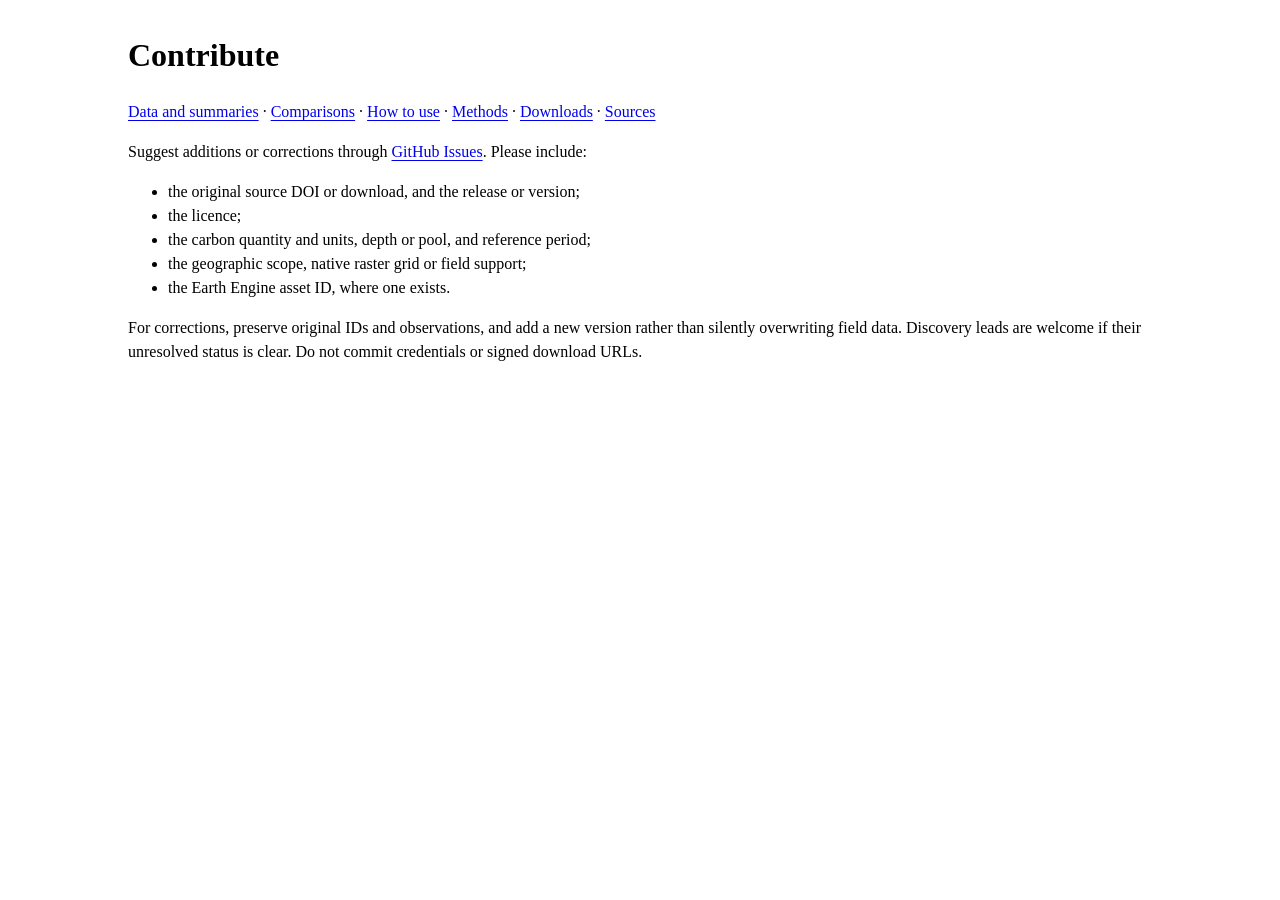
<file: contribute.html>
<!DOCTYPE html>
<html xmlns="http://www.w3.org/1999/xhtml" lang="en-CA" xml:lang="en-CA"><head>

<meta charset="utf-8">
<meta name="generator" content="quarto-1.9.37">

<meta name="viewport" content="width=device-width, initial-scale=1.0, user-scalable=yes">


<title>Contribute – State of Carbon Data in Canada</title>
<style>
/* Default styles provided by pandoc.
** See https://pandoc.org/MANUAL.html#variables-for-html for config info.
*/
code{white-space: pre-wrap;}
span.smallcaps{font-variant: small-caps;}
div.columns{display: flex; gap: min(4vw, 1.5em);}
div.column{flex: auto; overflow-x: auto;}
div.hanging-indent{margin-left: 1.5em; text-indent: -1.5em;}
ul.task-list{list-style: none;}
ul.task-list li input[type="checkbox"] {
  width: 0.8em;
  margin: 0 0.8em 0.2em -1em; /* quarto-specific, see https://github.com/quarto-dev/quarto-cli/issues/4556 */ 
  vertical-align: middle;
}
.display.math{display: block; text-align: center; margin: 0.5rem auto;}
</style>


<script src="site_libs/clipboard/clipboard.min.js"></script>
<script src="site_libs/quarto-html/tabby.min.js"></script>
<script src="site_libs/quarto-html/popper.min.js"></script>
<script src="site_libs/quarto-html/tippy.umd.min.js"></script>
<link href="site_libs/quarto-html/tippy.css" rel="stylesheet">
<link href="site_libs/quarto-html/light-border.css" rel="stylesheet">
<link href="site_libs/quarto-html/quarto-html-640605f58ae58ee79329c070719e555b.min.css" rel="stylesheet" append-hash="true" data-mode="light">
<link href="site_libs/quarto-html/quarto-syntax-highlighting-7f8f88aac4f3542376d5c11b86a4c14d.css" rel="stylesheet" id="quarto-text-highlighting-styles">


<link rel="stylesheet" href="assets/plain.css">
</head>

<body>


<header id="title-block-header">
<h1 class="title">Contribute</h1>

</header>


<p><a href="./index.html">Data and summaries</a> · <a href="./compare.html">Comparisons</a> · <a href="./use.html">How to use</a> · <a href="./report/methods.html">Methods</a> · <a href="./downloads.html">Downloads</a> · <a href="./sources.html">Sources</a></p>
<p>Suggest additions or corrections through <a href="https://github.com/CathalD/Carbon_Data_SOD/issues">GitHub Issues</a>. Please include:</p>
<ul>
<li>the original source DOI or download, and the release or version;</li>
<li>the licence;</li>
<li>the carbon quantity and units, depth or pool, and reference period;</li>
<li>the geographic scope, native raster grid or field support;</li>
<li>the Earth Engine asset ID, where one exists.</li>
</ul>
<p>For corrections, preserve original IDs and observations, and add a new version rather than silently overwriting field data. Discovery leads are welcome if their unresolved status is clear. Do not commit credentials or signed download URLs.</p>


<script id="quarto-html-after-body" type="application/javascript">
  window.document.addEventListener("DOMContentLoaded", function (event) {
    const tabsets =  window.document.querySelectorAll(".panel-tabset-tabby")
    tabsets.forEach(function(tabset) {
      const tabby = new Tabby('#' + tabset.id);
    });
    const isCodeAnnotation = (el) => {
      for (const clz of el.classList) {
        if (clz.startsWith('code-annotation-')) {                     
          return true;
        }
      }
      return false;
    }
    const onCopySuccess = function(e) {
      // button target
      const button = e.trigger;
      // don't keep focus
      button.blur();
      // flash "checked"
      button.classList.add('code-copy-button-checked');
      var currentTitle = button.getAttribute("title");
      button.setAttribute("title", "Copied!");
      let tooltip;
      if (window.bootstrap) {
        button.setAttribute("data-bs-toggle", "tooltip");
        button.setAttribute("data-bs-placement", "left");
        button.setAttribute("data-bs-title", "Copied!");
        tooltip = new bootstrap.Tooltip(button, 
          { trigger: "manual", 
            customClass: "code-copy-button-tooltip",
            offset: [0, -8]});
        tooltip.show();    
      }
      setTimeout(function() {
        if (tooltip) {
          tooltip.hide();
          button.removeAttribute("data-bs-title");
          button.removeAttribute("data-bs-toggle");
          button.removeAttribute("data-bs-placement");
        }
        button.setAttribute("title", currentTitle);
        button.classList.remove('code-copy-button-checked');
      }, 1000);
      // clear code selection
      e.clearSelection();
    }
    const getTextToCopy = function(trigger) {
      const outerScaffold = trigger.parentElement.cloneNode(true);
      const codeEl = outerScaffold.querySelector('code');
      for (const childEl of codeEl.children) {
        if (isCodeAnnotation(childEl)) {
          childEl.remove();
        }
      }
      return codeEl.innerText;
    }
    const clipboard = new window.ClipboardJS('.code-copy-button:not([data-in-quarto-modal])', {
      text: getTextToCopy
    });
    clipboard.on('success', onCopySuccess);
    if (window.document.getElementById('quarto-embedded-source-code-modal')) {
      const clipboardModal = new window.ClipboardJS('.code-copy-button[data-in-quarto-modal]', {
        text: getTextToCopy,
        container: window.document.getElementById('quarto-embedded-source-code-modal')
      });
      clipboardModal.on('success', onCopySuccess);
    }
      var localhostRegex = new RegExp(/^(?:http|https):\/\/localhost\:?[0-9]*\//);
      var mailtoRegex = new RegExp(/^mailto:/);
        var filterRegex = new RegExp("https:\/\/cathald\.github\.io\/Carbon_Data_SOD\/");
      var isInternal = (href) => {
          return filterRegex.test(href) || localhostRegex.test(href) || mailtoRegex.test(href);
      }
      // Inspect non-navigation links and adorn them if external
     var links = window.document.querySelectorAll('a[href]:not(.nav-link):not(.navbar-brand):not(.toc-action):not(.sidebar-link):not(.sidebar-item-toggle):not(.pagination-link):not(.no-external):not([aria-hidden]):not(.dropdown-item):not(.quarto-navigation-tool):not(.about-link)');
      for (var i=0; i<links.length; i++) {
        const link = links[i];
        if (!isInternal(link.href)) {
          // undo the damage that might have been done by quarto-nav.js in the case of
          // links that we want to consider external
          if (link.dataset.originalHref !== undefined) {
            link.href = link.dataset.originalHref;
          }
            // target, if specified
            link.setAttribute("target", "_blank");
            if (link.getAttribute("rel") === null) {
              link.setAttribute("rel", "noopener");
            }
        }
      }
    function tippyHover(el, contentFn, onTriggerFn, onUntriggerFn) {
      const config = {
        allowHTML: true,
        maxWidth: 500,
        delay: 100,
        arrow: false,
        appendTo: function(el) {
            return el.parentElement;
        },
        interactive: true,
        interactiveBorder: 10,
        theme: 'light-border',
        placement: 'bottom-start',
      };
      if (contentFn) {
        config.content = contentFn;
      }
      if (onTriggerFn) {
        config.onTrigger = onTriggerFn;
      }
      if (onUntriggerFn) {
        config.onUntrigger = onUntriggerFn;
      }
      window.tippy(el, config); 
    }
    const noterefs = window.document.querySelectorAll('a[role="doc-noteref"]');
    for (var i=0; i<noterefs.length; i++) {
      const ref = noterefs[i];
      tippyHover(ref, function() {
        // use id or data attribute instead here
        let href = ref.getAttribute('data-footnote-href') || ref.getAttribute('href');
        try { href = new URL(href).hash; } catch {}
        const id = href.replace(/^#\/?/, "");
        const note = window.document.getElementById(id);
        if (note) {
          return note.innerHTML;
        } else {
          return "";
        }
      });
    }
    const xrefs = window.document.querySelectorAll('a.quarto-xref');
    const processXRef = (id, note) => {
      // Strip column container classes
      const stripColumnClz = (el) => {
        el.classList.remove("page-full", "page-columns");
        if (el.children) {
          for (const child of el.children) {
            stripColumnClz(child);
          }
        }
      }
      stripColumnClz(note)
      if (id === null || id.startsWith('sec-')) {
        // Special case sections, only their first couple elements
        const container = document.createElement("div");
        if (note.children && note.children.length > 2) {
          container.appendChild(note.children[0].cloneNode(true));
          for (let i = 1; i < note.children.length; i++) {
            const child = note.children[i];
            if (child.tagName === "P" && child.innerText === "") {
              continue;
            } else {
              container.appendChild(child.cloneNode(true));
              break;
            }
          }
          if (window.Quarto?.typesetMath) {
            window.Quarto.typesetMath(container);
          }
          return container.innerHTML
        } else {
          if (window.Quarto?.typesetMath) {
            window.Quarto.typesetMath(note);
          }
          return note.innerHTML;
        }
      } else {
        // Remove any anchor links if they are present
        const anchorLink = note.querySelector('a.anchorjs-link');
        if (anchorLink) {
          anchorLink.remove();
        }
        if (window.Quarto?.typesetMath) {
          window.Quarto.typesetMath(note);
        }
        if (note.classList.contains("callout")) {
          return note.outerHTML;
        } else {
          return note.innerHTML;
        }
      }
    }
    for (var i=0; i<xrefs.length; i++) {
      const xref = xrefs[i];
      tippyHover(xref, undefined, function(instance) {
        instance.disable();
        let url = xref.getAttribute('href');
        let hash = undefined; 
        if (url.startsWith('#')) {
          hash = url;
        } else {
          try { hash = new URL(url).hash; } catch {}
        }
        if (hash) {
          const id = hash.replace(/^#\/?/, "");
          const note = window.document.getElementById(id);
          if (note !== null) {
            try {
              const html = processXRef(id, note.cloneNode(true));
              instance.setContent(html);
            } finally {
              instance.enable();
              instance.show();
            }
          } else {
            // See if we can fetch this
            fetch(url.split('#')[0])
            .then(res => res.text())
            .then(html => {
              const parser = new DOMParser();
              const htmlDoc = parser.parseFromString(html, "text/html");
              const note = htmlDoc.getElementById(id);
              if (note !== null) {
                const html = processXRef(id, note);
                instance.setContent(html);
              } 
            }).finally(() => {
              instance.enable();
              instance.show();
            });
          }
        } else {
          // See if we can fetch a full url (with no hash to target)
          // This is a special case and we should probably do some content thinning / targeting
          fetch(url)
          .then(res => res.text())
          .then(html => {
            const parser = new DOMParser();
            const htmlDoc = parser.parseFromString(html, "text/html");
            const note = htmlDoc.querySelector('main.content');
            if (note !== null) {
              // This should only happen for chapter cross references
              // (since there is no id in the URL)
              // remove the first header
              if (note.children.length > 0 && note.children[0].tagName === "HEADER") {
                note.children[0].remove();
              }
              const html = processXRef(null, note);
              instance.setContent(html);
            } 
          }).finally(() => {
            instance.enable();
            instance.show();
          });
        }
      }, function(instance) {
      });
    }
        let selectedAnnoteEl;
        const selectorForAnnotation = ( cell, annotation) => {
          let cellAttr = 'data-code-cell="' + cell + '"';
          let lineAttr = 'data-code-annotation="' +  annotation + '"';
          const selector = 'span[' + cellAttr + '][' + lineAttr + ']';
          return selector;
        }
        const selectCodeLines = (annoteEl) => {
          const doc = window.document;
          const targetCell = annoteEl.getAttribute("data-target-cell");
          const targetAnnotation = annoteEl.getAttribute("data-target-annotation");
          const annoteSpan = window.document.querySelector(selectorForAnnotation(targetCell, targetAnnotation));
          const lines = annoteSpan.getAttribute("data-code-lines").split(",");
          const lineIds = lines.map((line) => {
            return targetCell + "-" + line;
          })
          let top = null;
          let height = null;
          let parent = null;
          if (lineIds.length > 0) {
              //compute the position of the single el (top and bottom and make a div)
              const el = window.document.getElementById(lineIds[0]);
              top = el.offsetTop;
              height = el.offsetHeight;
              parent = el.parentElement.parentElement;
            if (lineIds.length > 1) {
              const lastEl = window.document.getElementById(lineIds[lineIds.length - 1]);
              const bottom = lastEl.offsetTop + lastEl.offsetHeight;
              height = bottom - top;
            }
            if (top !== null && height !== null && parent !== null) {
              // cook up a div (if necessary) and position it 
              let div = window.document.getElementById("code-annotation-line-highlight");
              if (div === null) {
                div = window.document.createElement("div");
                div.setAttribute("id", "code-annotation-line-highlight");
                div.style.position = 'absolute';
                parent.appendChild(div);
              }
              div.style.top = top - 2 + "px";
              div.style.height = height + 4 + "px";
              div.style.left = 0;
              let gutterDiv = window.document.getElementById("code-annotation-line-highlight-gutter");
              if (gutterDiv === null) {
                gutterDiv = window.document.createElement("div");
                gutterDiv.setAttribute("id", "code-annotation-line-highlight-gutter");
                gutterDiv.style.position = 'absolute';
                const codeCell = window.document.getElementById(targetCell);
                const gutter = codeCell.querySelector('.code-annotation-gutter');
                gutter.appendChild(gutterDiv);
              }
              gutterDiv.style.top = top - 2 + "px";
              gutterDiv.style.height = height + 4 + "px";
            }
            selectedAnnoteEl = annoteEl;
          }
        };
        const unselectCodeLines = () => {
          const elementsIds = ["code-annotation-line-highlight", "code-annotation-line-highlight-gutter"];
          elementsIds.forEach((elId) => {
            const div = window.document.getElementById(elId);
            if (div) {
              div.remove();
            }
          });
          selectedAnnoteEl = undefined;
        };
          // Handle positioning of the toggle
      window.addEventListener(
        "resize",
        throttle(() => {
          elRect = undefined;
          if (selectedAnnoteEl) {
            selectCodeLines(selectedAnnoteEl);
          }
        }, 10)
      );
      function throttle(fn, ms) {
      let throttle = false;
      let timer;
        return (...args) => {
          if(!throttle) { // first call gets through
              fn.apply(this, args);
              throttle = true;
          } else { // all the others get throttled
              if(timer) clearTimeout(timer); // cancel #2
              timer = setTimeout(() => {
                fn.apply(this, args);
                timer = throttle = false;
              }, ms);
          }
        };
      }
        // Attach click handler to the DT
        const annoteDls = window.document.querySelectorAll('dt[data-target-cell]');
        for (const annoteDlNode of annoteDls) {
          annoteDlNode.addEventListener('click', (event) => {
            const clickedEl = event.target;
            if (clickedEl !== selectedAnnoteEl) {
              unselectCodeLines();
              const activeEl = window.document.querySelector('dt[data-target-cell].code-annotation-active');
              if (activeEl) {
                activeEl.classList.remove('code-annotation-active');
              }
              selectCodeLines(clickedEl);
              clickedEl.classList.add('code-annotation-active');
            } else {
              // Unselect the line
              unselectCodeLines();
              clickedEl.classList.remove('code-annotation-active');
            }
          });
        }
    const findCites = (el) => {
      const parentEl = el.parentElement;
      if (parentEl) {
        const cites = parentEl.dataset.cites;
        if (cites) {
          return {
            el,
            cites: cites.split(' ')
          };
        } else {
          return findCites(el.parentElement)
        }
      } else {
        return undefined;
      }
    };
    var bibliorefs = window.document.querySelectorAll('a[role="doc-biblioref"]');
    for (var i=0; i<bibliorefs.length; i++) {
      const ref = bibliorefs[i];
      const citeInfo = findCites(ref);
      if (citeInfo) {
        tippyHover(citeInfo.el, function() {
          var popup = window.document.createElement('div');
          citeInfo.cites.forEach(function(cite) {
            var citeDiv = window.document.createElement('div');
            citeDiv.classList.add('hanging-indent');
            citeDiv.classList.add('csl-entry');
            var biblioDiv = window.document.getElementById('ref-' + cite);
            if (biblioDiv) {
              citeDiv.innerHTML = biblioDiv.innerHTML;
            }
            popup.appendChild(citeDiv);
          });
          return popup.innerHTML;
        });
      }
    }
  });
  </script>




</body></html>
</file>
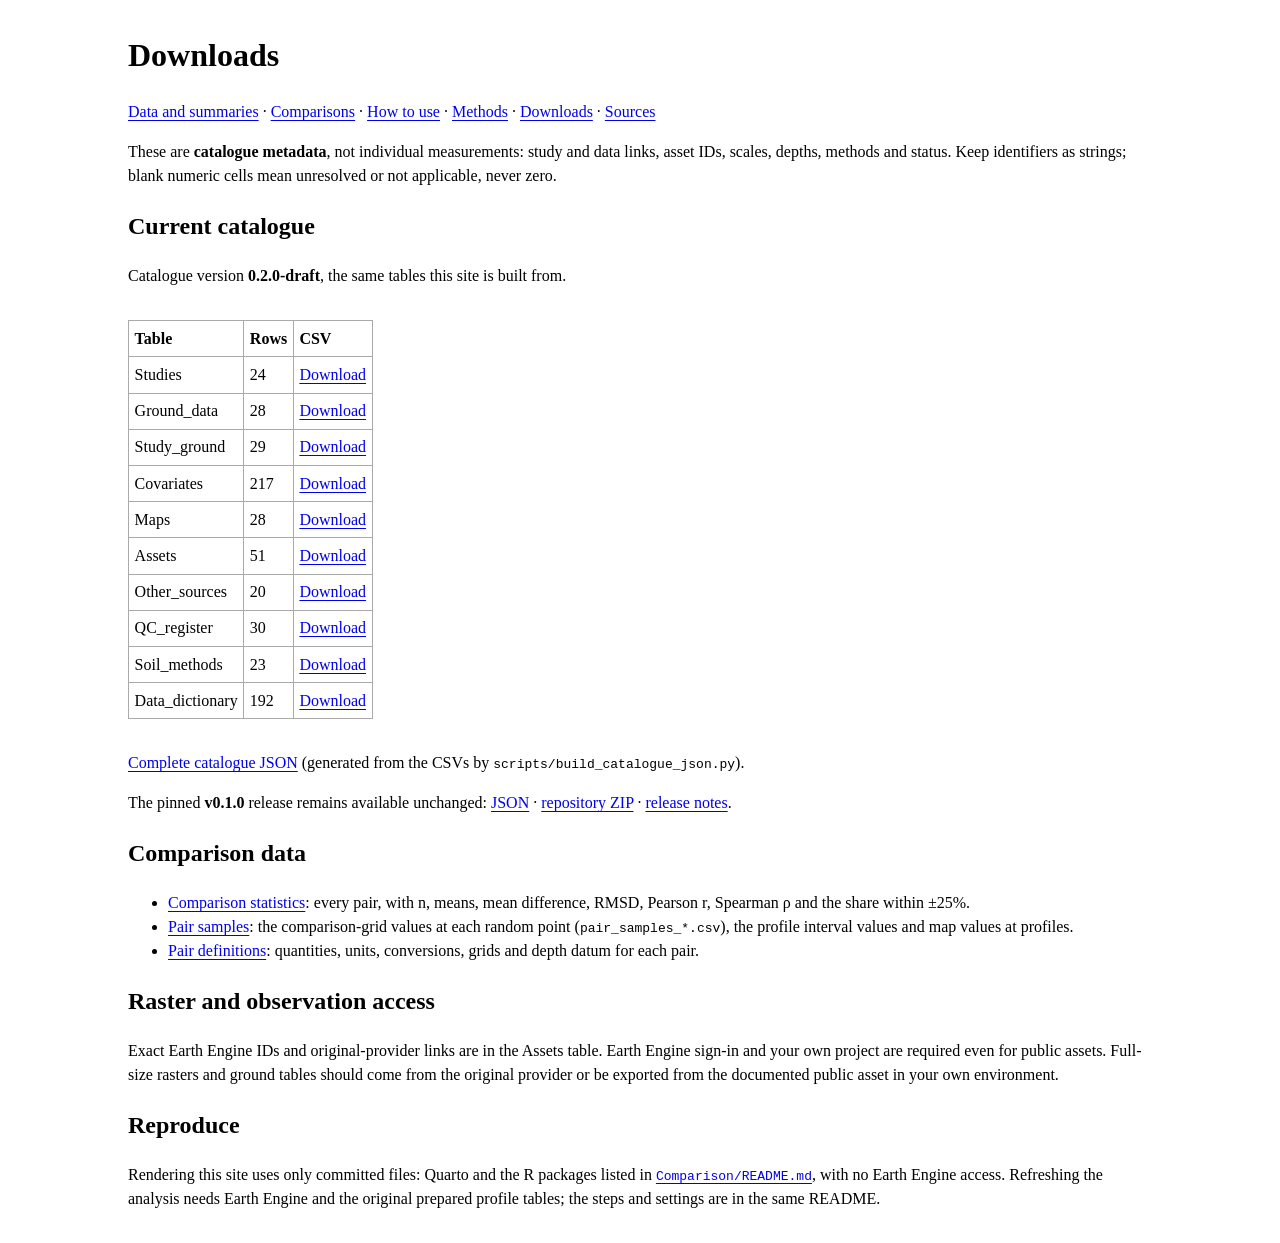
<file: downloads.html>
<!DOCTYPE html>
<html xmlns="http://www.w3.org/1999/xhtml" lang="en-CA" xml:lang="en-CA"><head>

<meta charset="utf-8">
<meta name="generator" content="quarto-1.9.37">

<meta name="viewport" content="width=device-width, initial-scale=1.0, user-scalable=yes">


<title>Downloads – State of Carbon Data in Canada</title>
<style>
/* Default styles provided by pandoc.
** See https://pandoc.org/MANUAL.html#variables-for-html for config info.
*/
code{white-space: pre-wrap;}
span.smallcaps{font-variant: small-caps;}
div.columns{display: flex; gap: min(4vw, 1.5em);}
div.column{flex: auto; overflow-x: auto;}
div.hanging-indent{margin-left: 1.5em; text-indent: -1.5em;}
ul.task-list{list-style: none;}
ul.task-list li input[type="checkbox"] {
  width: 0.8em;
  margin: 0 0.8em 0.2em -1em; /* quarto-specific, see https://github.com/quarto-dev/quarto-cli/issues/4556 */ 
  vertical-align: middle;
}
.display.math{display: block; text-align: center; margin: 0.5rem auto;}
</style>


<script src="site_libs/clipboard/clipboard.min.js"></script>
<script src="site_libs/quarto-html/tabby.min.js"></script>
<script src="site_libs/quarto-html/popper.min.js"></script>
<script src="site_libs/quarto-html/tippy.umd.min.js"></script>
<link href="site_libs/quarto-html/tippy.css" rel="stylesheet">
<link href="site_libs/quarto-html/light-border.css" rel="stylesheet">
<link href="site_libs/quarto-html/quarto-html-640605f58ae58ee79329c070719e555b.min.css" rel="stylesheet" append-hash="true" data-mode="light">
<link href="site_libs/quarto-html/quarto-syntax-highlighting-7f8f88aac4f3542376d5c11b86a4c14d.css" rel="stylesheet" id="quarto-text-highlighting-styles">


<link rel="stylesheet" href="assets/plain.css">
</head>

<body>


<header id="title-block-header">
<h1 class="title">Downloads</h1>

</header>


<p><a href="./index.html">Data and summaries</a> · <a href="./compare.html">Comparisons</a> · <a href="./use.html">How to use</a> · <a href="./report/methods.html">Methods</a> · <a href="./downloads.html">Downloads</a> · <a href="./sources.html">Sources</a></p>
<p>These are <strong>catalogue metadata</strong>, not individual measurements: study and data links, asset IDs, scales, depths, methods and status. Keep identifiers as strings; blank numeric cells mean unresolved or not applicable, never zero.</p>
<h2 id="current-catalogue">Current catalogue</h2>
<p>Catalogue version <strong>0.2.0-draft</strong>, the same tables this site is built from.</p>
<div class="cell" data-layout-align="left">
<div class="cell-output-display">
<table class="caption-top">
<thead>
<tr class="header">
<th style="text-align: left;">Table</th>
<th style="text-align: left;">Rows</th>
<th style="text-align: left;">CSV</th>
</tr>
</thead>
<tbody>
<tr class="odd">
<td style="text-align: left;">Studies</td>
<td style="text-align: left;">24</td>
<td style="text-align: left;"><a href="https://raw.githubusercontent.com/CathalD/Carbon_Data_SOD/main/data/downloads/Studies.csv">Download</a></td>
</tr>
<tr class="even">
<td style="text-align: left;">Ground_data</td>
<td style="text-align: left;">28</td>
<td style="text-align: left;"><a href="https://raw.githubusercontent.com/CathalD/Carbon_Data_SOD/main/data/downloads/Ground_data.csv">Download</a></td>
</tr>
<tr class="odd">
<td style="text-align: left;">Study_ground</td>
<td style="text-align: left;">29</td>
<td style="text-align: left;"><a href="https://raw.githubusercontent.com/CathalD/Carbon_Data_SOD/main/data/downloads/Study_ground.csv">Download</a></td>
</tr>
<tr class="even">
<td style="text-align: left;">Covariates</td>
<td style="text-align: left;">217</td>
<td style="text-align: left;"><a href="https://raw.githubusercontent.com/CathalD/Carbon_Data_SOD/main/data/downloads/Covariates.csv">Download</a></td>
</tr>
<tr class="odd">
<td style="text-align: left;">Maps</td>
<td style="text-align: left;">28</td>
<td style="text-align: left;"><a href="https://raw.githubusercontent.com/CathalD/Carbon_Data_SOD/main/data/downloads/Maps.csv">Download</a></td>
</tr>
<tr class="even">
<td style="text-align: left;">Assets</td>
<td style="text-align: left;">51</td>
<td style="text-align: left;"><a href="https://raw.githubusercontent.com/CathalD/Carbon_Data_SOD/main/data/downloads/Assets.csv">Download</a></td>
</tr>
<tr class="odd">
<td style="text-align: left;">Other_sources</td>
<td style="text-align: left;">20</td>
<td style="text-align: left;"><a href="https://raw.githubusercontent.com/CathalD/Carbon_Data_SOD/main/data/downloads/Other_sources.csv">Download</a></td>
</tr>
<tr class="even">
<td style="text-align: left;">QC_register</td>
<td style="text-align: left;">30</td>
<td style="text-align: left;"><a href="https://raw.githubusercontent.com/CathalD/Carbon_Data_SOD/main/data/downloads/QC_register.csv">Download</a></td>
</tr>
<tr class="odd">
<td style="text-align: left;">Soil_methods</td>
<td style="text-align: left;">23</td>
<td style="text-align: left;"><a href="https://raw.githubusercontent.com/CathalD/Carbon_Data_SOD/main/data/downloads/Soil_methods.csv">Download</a></td>
</tr>
<tr class="even">
<td style="text-align: left;">Data_dictionary</td>
<td style="text-align: left;">192</td>
<td style="text-align: left;"><a href="https://raw.githubusercontent.com/CathalD/Carbon_Data_SOD/main/data/downloads/Data_dictionary.csv">Download</a></td>
</tr>
</tbody>
</table>
</div>
</div>
<p><a href="https://raw.githubusercontent.com/CathalD/Carbon_Data_SOD/main/data/downloads/carbon_catalogue.json">Complete catalogue JSON</a> (generated from the CSVs by <code>scripts/build_catalogue_json.py</code>).</p>
<p>The pinned <strong>v0.1.0</strong> release remains available unchanged: <a href="https://raw.githubusercontent.com/CathalD/Carbon_Data_SOD/v0.1.0/data/downloads/carbon_catalogue.json">JSON</a> · <a href="https://codeload.github.com/CathalD/Carbon_Data_SOD/zip/refs/tags/v0.1.0">repository ZIP</a> · <a href="https://github.com/CathalD/Carbon_Data_SOD/blob/main/docs/releases/0.1.0.md">release notes</a>.</p>
<h2 id="comparison-data">Comparison data</h2>
<ul>
<li><a href="https://raw.githubusercontent.com/CathalD/Carbon_Data_SOD/main/Comparison/data/derived/comparison_statistics.csv">Comparison statistics</a>: every pair, with n, means, mean difference, RMSD, Pearson r, Spearman ρ and the share within ±25%.</li>
<li><a href="https://github.com/CathalD/Carbon_Data_SOD/blob/main/Comparison/data/derived">Pair samples</a>: the comparison-grid values at each random point (<code>pair_samples_*.csv</code>), the profile interval values and map values at profiles.</li>
<li><a href="https://raw.githubusercontent.com/CathalD/Carbon_Data_SOD/main/Comparison/data/derived/pairs.json">Pair definitions</a>: quantities, units, conversions, grids and depth datum for each pair.</li>
</ul>
<h2 id="raster-and-observation-access">Raster and observation access</h2>
<p>Exact Earth Engine IDs and original-provider links are in the Assets table. Earth Engine sign-in and your own project are required even for public assets. Full-size rasters and ground tables should come from the original provider or be exported from the documented public asset in your own environment.</p>
<h2 id="reproduce">Reproduce</h2>
<p>Rendering this site uses only committed files: Quarto and the R packages listed in <a href="https://github.com/CathalD/Carbon_Data_SOD/blob/main/Comparison/README.md"><code>Comparison/README.md</code></a>, with no Earth Engine access. Refreshing the analysis needs Earth Engine and the original prepared profile tables; the steps and settings are in the same README.</p>


<script id="quarto-html-after-body" type="application/javascript">
  window.document.addEventListener("DOMContentLoaded", function (event) {
    const tabsets =  window.document.querySelectorAll(".panel-tabset-tabby")
    tabsets.forEach(function(tabset) {
      const tabby = new Tabby('#' + tabset.id);
    });
    const isCodeAnnotation = (el) => {
      for (const clz of el.classList) {
        if (clz.startsWith('code-annotation-')) {                     
          return true;
        }
      }
      return false;
    }
    const onCopySuccess = function(e) {
      // button target
      const button = e.trigger;
      // don't keep focus
      button.blur();
      // flash "checked"
      button.classList.add('code-copy-button-checked');
      var currentTitle = button.getAttribute("title");
      button.setAttribute("title", "Copied!");
      let tooltip;
      if (window.bootstrap) {
        button.setAttribute("data-bs-toggle", "tooltip");
        button.setAttribute("data-bs-placement", "left");
        button.setAttribute("data-bs-title", "Copied!");
        tooltip = new bootstrap.Tooltip(button, 
          { trigger: "manual", 
            customClass: "code-copy-button-tooltip",
            offset: [0, -8]});
        tooltip.show();    
      }
      setTimeout(function() {
        if (tooltip) {
          tooltip.hide();
          button.removeAttribute("data-bs-title");
          button.removeAttribute("data-bs-toggle");
          button.removeAttribute("data-bs-placement");
        }
        button.setAttribute("title", currentTitle);
        button.classList.remove('code-copy-button-checked');
      }, 1000);
      // clear code selection
      e.clearSelection();
    }
    const getTextToCopy = function(trigger) {
      const outerScaffold = trigger.parentElement.cloneNode(true);
      const codeEl = outerScaffold.querySelector('code');
      for (const childEl of codeEl.children) {
        if (isCodeAnnotation(childEl)) {
          childEl.remove();
        }
      }
      return codeEl.innerText;
    }
    const clipboard = new window.ClipboardJS('.code-copy-button:not([data-in-quarto-modal])', {
      text: getTextToCopy
    });
    clipboard.on('success', onCopySuccess);
    if (window.document.getElementById('quarto-embedded-source-code-modal')) {
      const clipboardModal = new window.ClipboardJS('.code-copy-button[data-in-quarto-modal]', {
        text: getTextToCopy,
        container: window.document.getElementById('quarto-embedded-source-code-modal')
      });
      clipboardModal.on('success', onCopySuccess);
    }
      var localhostRegex = new RegExp(/^(?:http|https):\/\/localhost\:?[0-9]*\//);
      var mailtoRegex = new RegExp(/^mailto:/);
        var filterRegex = new RegExp("https:\/\/cathald\.github\.io\/Carbon_Data_SOD\/");
      var isInternal = (href) => {
          return filterRegex.test(href) || localhostRegex.test(href) || mailtoRegex.test(href);
      }
      // Inspect non-navigation links and adorn them if external
     var links = window.document.querySelectorAll('a[href]:not(.nav-link):not(.navbar-brand):not(.toc-action):not(.sidebar-link):not(.sidebar-item-toggle):not(.pagination-link):not(.no-external):not([aria-hidden]):not(.dropdown-item):not(.quarto-navigation-tool):not(.about-link)');
      for (var i=0; i<links.length; i++) {
        const link = links[i];
        if (!isInternal(link.href)) {
          // undo the damage that might have been done by quarto-nav.js in the case of
          // links that we want to consider external
          if (link.dataset.originalHref !== undefined) {
            link.href = link.dataset.originalHref;
          }
            // target, if specified
            link.setAttribute("target", "_blank");
            if (link.getAttribute("rel") === null) {
              link.setAttribute("rel", "noopener");
            }
        }
      }
    function tippyHover(el, contentFn, onTriggerFn, onUntriggerFn) {
      const config = {
        allowHTML: true,
        maxWidth: 500,
        delay: 100,
        arrow: false,
        appendTo: function(el) {
            return el.parentElement;
        },
        interactive: true,
        interactiveBorder: 10,
        theme: 'light-border',
        placement: 'bottom-start',
      };
      if (contentFn) {
        config.content = contentFn;
      }
      if (onTriggerFn) {
        config.onTrigger = onTriggerFn;
      }
      if (onUntriggerFn) {
        config.onUntrigger = onUntriggerFn;
      }
      window.tippy(el, config); 
    }
    const noterefs = window.document.querySelectorAll('a[role="doc-noteref"]');
    for (var i=0; i<noterefs.length; i++) {
      const ref = noterefs[i];
      tippyHover(ref, function() {
        // use id or data attribute instead here
        let href = ref.getAttribute('data-footnote-href') || ref.getAttribute('href');
        try { href = new URL(href).hash; } catch {}
        const id = href.replace(/^#\/?/, "");
        const note = window.document.getElementById(id);
        if (note) {
          return note.innerHTML;
        } else {
          return "";
        }
      });
    }
    const xrefs = window.document.querySelectorAll('a.quarto-xref');
    const processXRef = (id, note) => {
      // Strip column container classes
      const stripColumnClz = (el) => {
        el.classList.remove("page-full", "page-columns");
        if (el.children) {
          for (const child of el.children) {
            stripColumnClz(child);
          }
        }
      }
      stripColumnClz(note)
      if (id === null || id.startsWith('sec-')) {
        // Special case sections, only their first couple elements
        const container = document.createElement("div");
        if (note.children && note.children.length > 2) {
          container.appendChild(note.children[0].cloneNode(true));
          for (let i = 1; i < note.children.length; i++) {
            const child = note.children[i];
            if (child.tagName === "P" && child.innerText === "") {
              continue;
            } else {
              container.appendChild(child.cloneNode(true));
              break;
            }
          }
          if (window.Quarto?.typesetMath) {
            window.Quarto.typesetMath(container);
          }
          return container.innerHTML
        } else {
          if (window.Quarto?.typesetMath) {
            window.Quarto.typesetMath(note);
          }
          return note.innerHTML;
        }
      } else {
        // Remove any anchor links if they are present
        const anchorLink = note.querySelector('a.anchorjs-link');
        if (anchorLink) {
          anchorLink.remove();
        }
        if (window.Quarto?.typesetMath) {
          window.Quarto.typesetMath(note);
        }
        if (note.classList.contains("callout")) {
          return note.outerHTML;
        } else {
          return note.innerHTML;
        }
      }
    }
    for (var i=0; i<xrefs.length; i++) {
      const xref = xrefs[i];
      tippyHover(xref, undefined, function(instance) {
        instance.disable();
        let url = xref.getAttribute('href');
        let hash = undefined; 
        if (url.startsWith('#')) {
          hash = url;
        } else {
          try { hash = new URL(url).hash; } catch {}
        }
        if (hash) {
          const id = hash.replace(/^#\/?/, "");
          const note = window.document.getElementById(id);
          if (note !== null) {
            try {
              const html = processXRef(id, note.cloneNode(true));
              instance.setContent(html);
            } finally {
              instance.enable();
              instance.show();
            }
          } else {
            // See if we can fetch this
            fetch(url.split('#')[0])
            .then(res => res.text())
            .then(html => {
              const parser = new DOMParser();
              const htmlDoc = parser.parseFromString(html, "text/html");
              const note = htmlDoc.getElementById(id);
              if (note !== null) {
                const html = processXRef(id, note);
                instance.setContent(html);
              } 
            }).finally(() => {
              instance.enable();
              instance.show();
            });
          }
        } else {
          // See if we can fetch a full url (with no hash to target)
          // This is a special case and we should probably do some content thinning / targeting
          fetch(url)
          .then(res => res.text())
          .then(html => {
            const parser = new DOMParser();
            const htmlDoc = parser.parseFromString(html, "text/html");
            const note = htmlDoc.querySelector('main.content');
            if (note !== null) {
              // This should only happen for chapter cross references
              // (since there is no id in the URL)
              // remove the first header
              if (note.children.length > 0 && note.children[0].tagName === "HEADER") {
                note.children[0].remove();
              }
              const html = processXRef(null, note);
              instance.setContent(html);
            } 
          }).finally(() => {
            instance.enable();
            instance.show();
          });
        }
      }, function(instance) {
      });
    }
        let selectedAnnoteEl;
        const selectorForAnnotation = ( cell, annotation) => {
          let cellAttr = 'data-code-cell="' + cell + '"';
          let lineAttr = 'data-code-annotation="' +  annotation + '"';
          const selector = 'span[' + cellAttr + '][' + lineAttr + ']';
          return selector;
        }
        const selectCodeLines = (annoteEl) => {
          const doc = window.document;
          const targetCell = annoteEl.getAttribute("data-target-cell");
          const targetAnnotation = annoteEl.getAttribute("data-target-annotation");
          const annoteSpan = window.document.querySelector(selectorForAnnotation(targetCell, targetAnnotation));
          const lines = annoteSpan.getAttribute("data-code-lines").split(",");
          const lineIds = lines.map((line) => {
            return targetCell + "-" + line;
          })
          let top = null;
          let height = null;
          let parent = null;
          if (lineIds.length > 0) {
              //compute the position of the single el (top and bottom and make a div)
              const el = window.document.getElementById(lineIds[0]);
              top = el.offsetTop;
              height = el.offsetHeight;
              parent = el.parentElement.parentElement;
            if (lineIds.length > 1) {
              const lastEl = window.document.getElementById(lineIds[lineIds.length - 1]);
              const bottom = lastEl.offsetTop + lastEl.offsetHeight;
              height = bottom - top;
            }
            if (top !== null && height !== null && parent !== null) {
              // cook up a div (if necessary) and position it 
              let div = window.document.getElementById("code-annotation-line-highlight");
              if (div === null) {
                div = window.document.createElement("div");
                div.setAttribute("id", "code-annotation-line-highlight");
                div.style.position = 'absolute';
                parent.appendChild(div);
              }
              div.style.top = top - 2 + "px";
              div.style.height = height + 4 + "px";
              div.style.left = 0;
              let gutterDiv = window.document.getElementById("code-annotation-line-highlight-gutter");
              if (gutterDiv === null) {
                gutterDiv = window.document.createElement("div");
                gutterDiv.setAttribute("id", "code-annotation-line-highlight-gutter");
                gutterDiv.style.position = 'absolute';
                const codeCell = window.document.getElementById(targetCell);
                const gutter = codeCell.querySelector('.code-annotation-gutter');
                gutter.appendChild(gutterDiv);
              }
              gutterDiv.style.top = top - 2 + "px";
              gutterDiv.style.height = height + 4 + "px";
            }
            selectedAnnoteEl = annoteEl;
          }
        };
        const unselectCodeLines = () => {
          const elementsIds = ["code-annotation-line-highlight", "code-annotation-line-highlight-gutter"];
          elementsIds.forEach((elId) => {
            const div = window.document.getElementById(elId);
            if (div) {
              div.remove();
            }
          });
          selectedAnnoteEl = undefined;
        };
          // Handle positioning of the toggle
      window.addEventListener(
        "resize",
        throttle(() => {
          elRect = undefined;
          if (selectedAnnoteEl) {
            selectCodeLines(selectedAnnoteEl);
          }
        }, 10)
      );
      function throttle(fn, ms) {
      let throttle = false;
      let timer;
        return (...args) => {
          if(!throttle) { // first call gets through
              fn.apply(this, args);
              throttle = true;
          } else { // all the others get throttled
              if(timer) clearTimeout(timer); // cancel #2
              timer = setTimeout(() => {
                fn.apply(this, args);
                timer = throttle = false;
              }, ms);
          }
        };
      }
        // Attach click handler to the DT
        const annoteDls = window.document.querySelectorAll('dt[data-target-cell]');
        for (const annoteDlNode of annoteDls) {
          annoteDlNode.addEventListener('click', (event) => {
            const clickedEl = event.target;
            if (clickedEl !== selectedAnnoteEl) {
              unselectCodeLines();
              const activeEl = window.document.querySelector('dt[data-target-cell].code-annotation-active');
              if (activeEl) {
                activeEl.classList.remove('code-annotation-active');
              }
              selectCodeLines(clickedEl);
              clickedEl.classList.add('code-annotation-active');
            } else {
              // Unselect the line
              unselectCodeLines();
              clickedEl.classList.remove('code-annotation-active');
            }
          });
        }
    const findCites = (el) => {
      const parentEl = el.parentElement;
      if (parentEl) {
        const cites = parentEl.dataset.cites;
        if (cites) {
          return {
            el,
            cites: cites.split(' ')
          };
        } else {
          return findCites(el.parentElement)
        }
      } else {
        return undefined;
      }
    };
    var bibliorefs = window.document.querySelectorAll('a[role="doc-biblioref"]');
    for (var i=0; i<bibliorefs.length; i++) {
      const ref = bibliorefs[i];
      const citeInfo = findCites(ref);
      if (citeInfo) {
        tippyHover(citeInfo.el, function() {
          var popup = window.document.createElement('div');
          citeInfo.cites.forEach(function(cite) {
            var citeDiv = window.document.createElement('div');
            citeDiv.classList.add('hanging-indent');
            citeDiv.classList.add('csl-entry');
            var biblioDiv = window.document.getElementById('ref-' + cite);
            if (biblioDiv) {
              citeDiv.innerHTML = biblioDiv.innerHTML;
            }
            popup.appendChild(citeDiv);
          });
          return popup.innerHTML;
        });
      }
    }
  });
  </script>




</body></html>
</file>
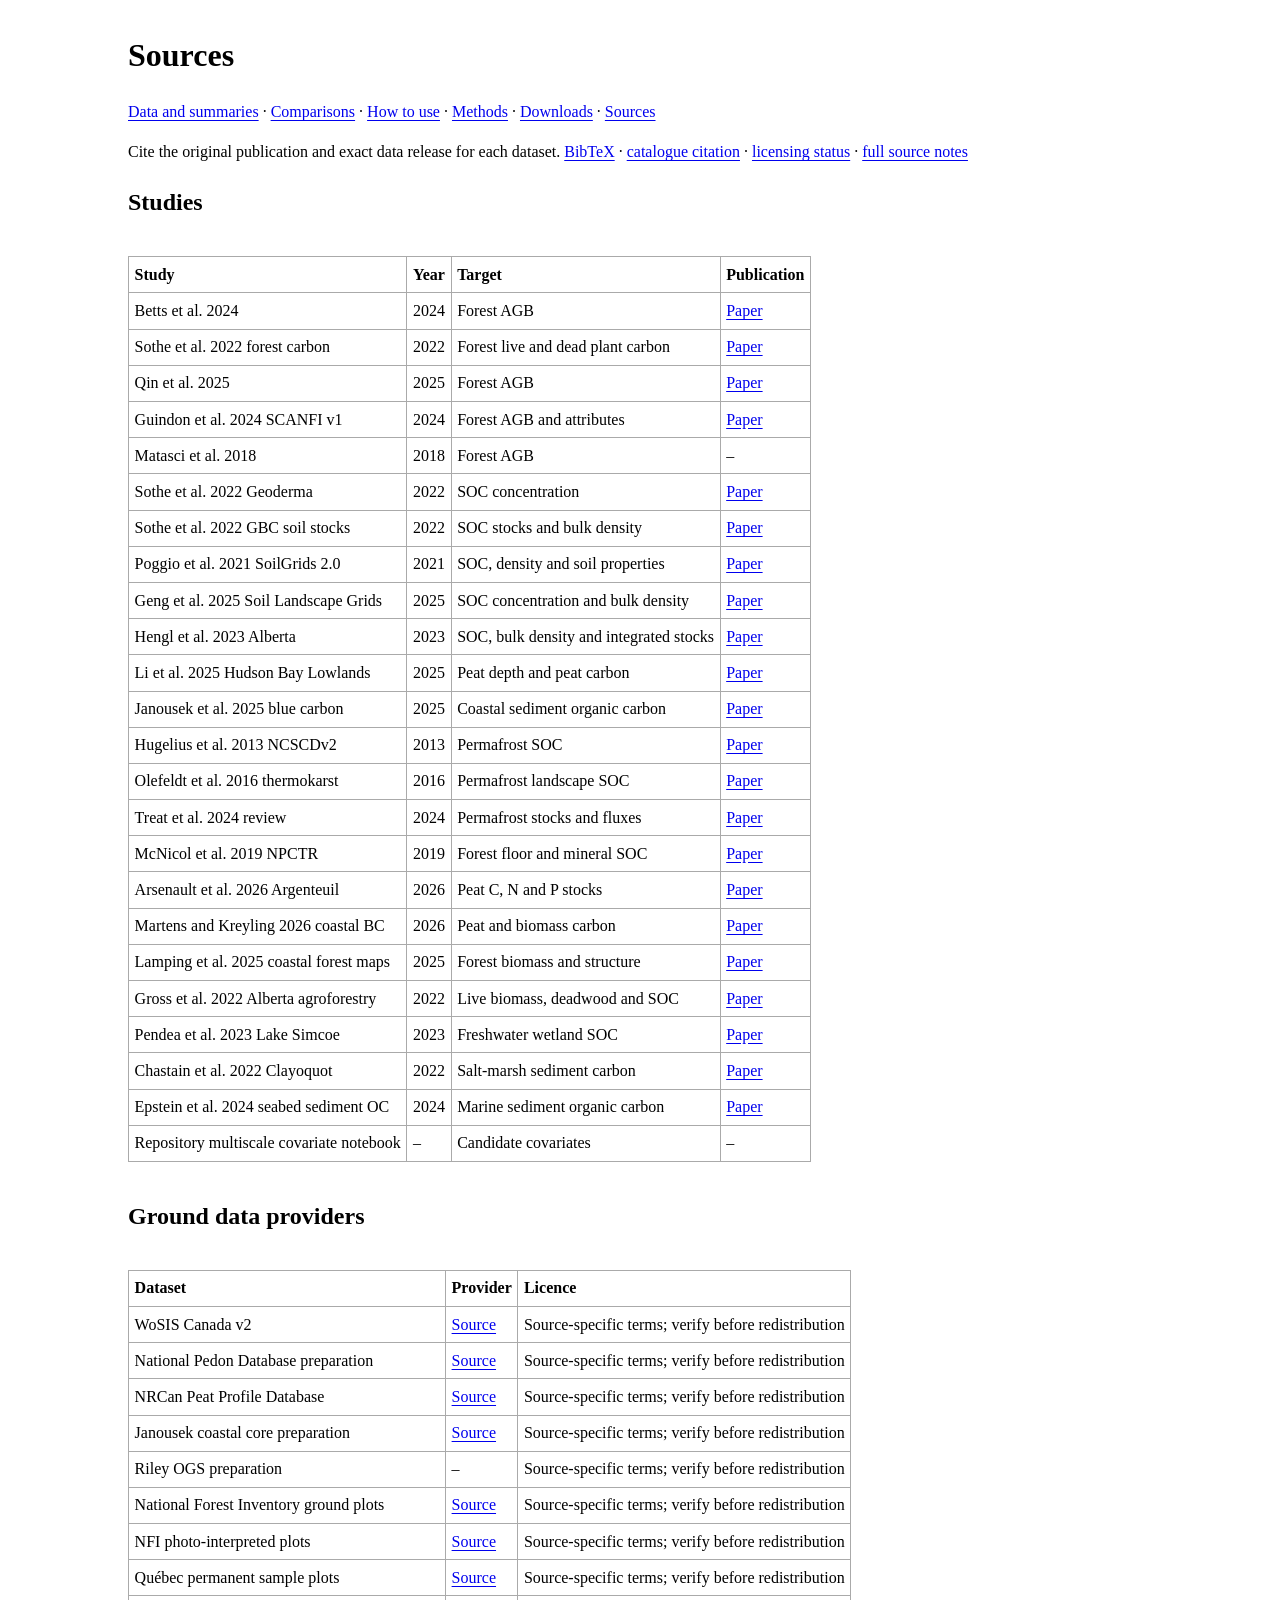
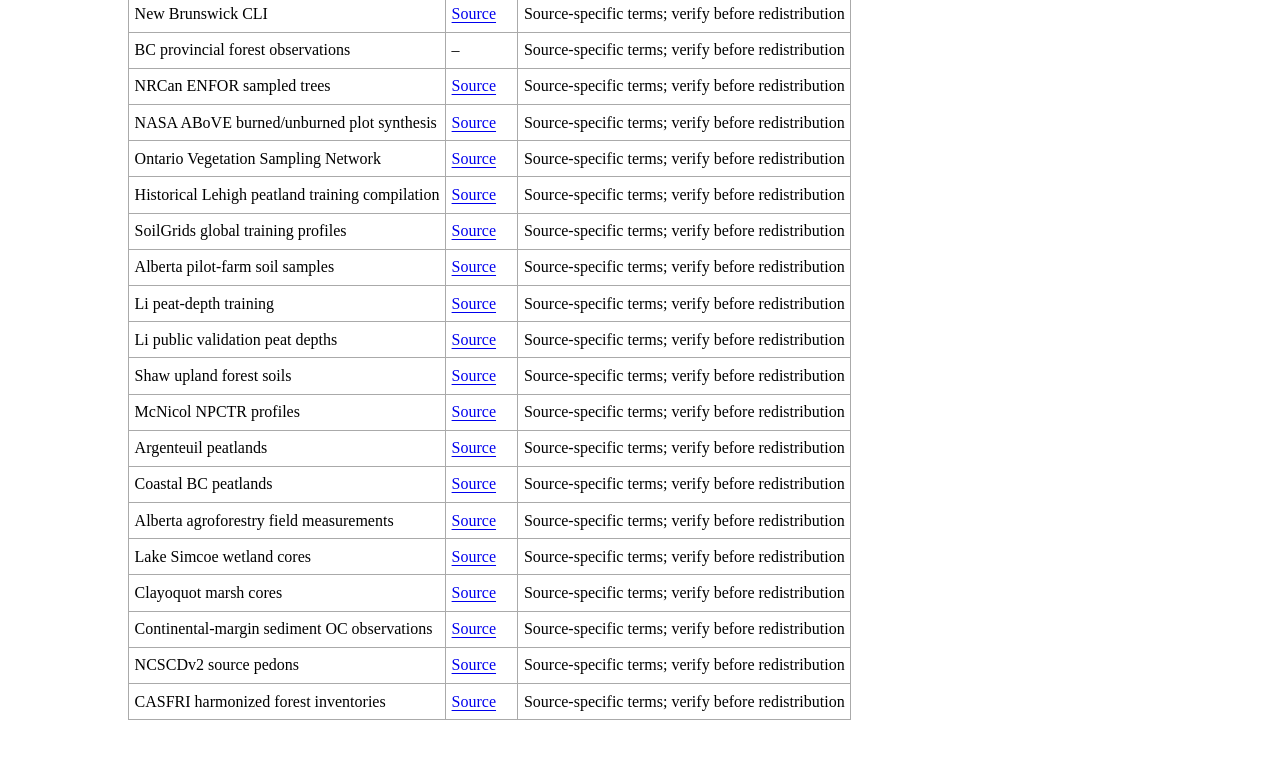
<file: sources.html>
<!DOCTYPE html>
<html xmlns="http://www.w3.org/1999/xhtml" lang="en-CA" xml:lang="en-CA"><head>

<meta charset="utf-8">
<meta name="generator" content="quarto-1.9.37">

<meta name="viewport" content="width=device-width, initial-scale=1.0, user-scalable=yes">


<title>Sources – State of Carbon Data in Canada</title>
<style>
/* Default styles provided by pandoc.
** See https://pandoc.org/MANUAL.html#variables-for-html for config info.
*/
code{white-space: pre-wrap;}
span.smallcaps{font-variant: small-caps;}
div.columns{display: flex; gap: min(4vw, 1.5em);}
div.column{flex: auto; overflow-x: auto;}
div.hanging-indent{margin-left: 1.5em; text-indent: -1.5em;}
ul.task-list{list-style: none;}
ul.task-list li input[type="checkbox"] {
  width: 0.8em;
  margin: 0 0.8em 0.2em -1em; /* quarto-specific, see https://github.com/quarto-dev/quarto-cli/issues/4556 */ 
  vertical-align: middle;
}
.display.math{display: block; text-align: center; margin: 0.5rem auto;}
</style>


<script src="site_libs/clipboard/clipboard.min.js"></script>
<script src="site_libs/quarto-html/tabby.min.js"></script>
<script src="site_libs/quarto-html/popper.min.js"></script>
<script src="site_libs/quarto-html/tippy.umd.min.js"></script>
<link href="site_libs/quarto-html/tippy.css" rel="stylesheet">
<link href="site_libs/quarto-html/light-border.css" rel="stylesheet">
<link href="site_libs/quarto-html/quarto-html-640605f58ae58ee79329c070719e555b.min.css" rel="stylesheet" append-hash="true" data-mode="light">
<link href="site_libs/quarto-html/quarto-syntax-highlighting-7f8f88aac4f3542376d5c11b86a4c14d.css" rel="stylesheet" id="quarto-text-highlighting-styles">


<link rel="stylesheet" href="assets/plain.css">
</head>

<body>


<header id="title-block-header">
<h1 class="title">Sources</h1>

</header>


<p><a href="./index.html">Data and summaries</a> · <a href="./compare.html">Comparisons</a> · <a href="./use.html">How to use</a> · <a href="./report/methods.html">Methods</a> · <a href="./downloads.html">Downloads</a> · <a href="./sources.html">Sources</a></p>
<p>Cite the original publication and exact data release for each dataset. <a href="https://github.com/CathalD/Carbon_Data_SOD/blob/main/references/studies.bib">BibTeX</a> · <a href="https://github.com/CathalD/Carbon_Data_SOD/blob/main/CITATION.cff">catalogue citation</a> · <a href="https://github.com/CathalD/Carbon_Data_SOD/blob/main/docs/release_licensing.md">licensing status</a> · <a href="https://github.com/CathalD/Carbon_Data_SOD/blob/main/SOURCES.md">full source notes</a></p>
<h2 id="studies">Studies</h2>
<div class="cell" data-layout-align="left">
<div class="cell-output-display">
<table class="caption-top">
<thead>
<tr class="header">
<th style="text-align: left;">Study</th>
<th style="text-align: left;">Year</th>
<th style="text-align: left;">Target</th>
<th style="text-align: left;">Publication</th>
</tr>
</thead>
<tbody>
<tr class="odd">
<td style="text-align: left;">Betts et al.&nbsp;2024</td>
<td style="text-align: left;">2024</td>
<td style="text-align: left;">Forest AGB</td>
<td style="text-align: left;"><a href="https://doi.org/10.1111/gcb.17541">Paper</a></td>
</tr>
<tr class="even">
<td style="text-align: left;">Sothe et al.&nbsp;2022 forest carbon</td>
<td style="text-align: left;">2022</td>
<td style="text-align: left;">Forest live and dead plant carbon</td>
<td style="text-align: left;"><a href="https://doi.org/10.1029/2021GB007213">Paper</a></td>
</tr>
<tr class="odd">
<td style="text-align: left;">Qin et al.&nbsp;2025</td>
<td style="text-align: left;">2025</td>
<td style="text-align: left;">Forest AGB</td>
<td style="text-align: left;"><a href="https://doi.org/10.1016/j.isprsjprs.2025.05.022">Paper</a></td>
</tr>
<tr class="even">
<td style="text-align: left;">Guindon et al.&nbsp;2024 SCANFI v1</td>
<td style="text-align: left;">2024</td>
<td style="text-align: left;">Forest AGB and attributes</td>
<td style="text-align: left;"><a href="https://doi.org/10.1139/cjfr-2023-0118">Paper</a></td>
</tr>
<tr class="odd">
<td style="text-align: left;">Matasci et al.&nbsp;2018</td>
<td style="text-align: left;">2018</td>
<td style="text-align: left;">Forest AGB</td>
<td style="text-align: left;">–</td>
</tr>
<tr class="even">
<td style="text-align: left;">Sothe et al.&nbsp;2022 Geoderma</td>
<td style="text-align: left;">2022</td>
<td style="text-align: left;">SOC concentration</td>
<td style="text-align: left;"><a href="https://doi.org/10.1016/j.geoderma.2021.115402">Paper</a></td>
</tr>
<tr class="odd">
<td style="text-align: left;">Sothe et al.&nbsp;2022 GBC soil stocks</td>
<td style="text-align: left;">2022</td>
<td style="text-align: left;">SOC stocks and bulk density</td>
<td style="text-align: left;"><a href="https://doi.org/10.1029/2021GB007213">Paper</a></td>
</tr>
<tr class="even">
<td style="text-align: left;">Poggio et al.&nbsp;2021 SoilGrids 2.0</td>
<td style="text-align: left;">2021</td>
<td style="text-align: left;">SOC, density and soil properties</td>
<td style="text-align: left;"><a href="https://doi.org/10.5194/soil-7-217-2021">Paper</a></td>
</tr>
<tr class="odd">
<td style="text-align: left;">Geng et al.&nbsp;2025 Soil Landscape Grids</td>
<td style="text-align: left;">2025</td>
<td style="text-align: left;">SOC concentration and bulk density</td>
<td style="text-align: left;"><a href="https://doi.org/10.1038/s41597-025-05460-4">Paper</a></td>
</tr>
<tr class="even">
<td style="text-align: left;">Hengl et al.&nbsp;2023 Alberta</td>
<td style="text-align: left;">2023</td>
<td style="text-align: left;">SOC, bulk density and integrated stocks</td>
<td style="text-align: left;"><a href="https://doi.org/10.1139/facets-2023-0040">Paper</a></td>
</tr>
<tr class="odd">
<td style="text-align: left;">Li et al.&nbsp;2025 Hudson Bay Lowlands</td>
<td style="text-align: left;">2025</td>
<td style="text-align: left;">Peat depth and peat carbon</td>
<td style="text-align: left;"><a href="https://doi.org/10.1029/2024GL110679">Paper</a></td>
</tr>
<tr class="even">
<td style="text-align: left;">Janousek et al.&nbsp;2025 blue carbon</td>
<td style="text-align: left;">2025</td>
<td style="text-align: left;">Coastal sediment organic carbon</td>
<td style="text-align: left;"><a href="https://doi.org/10.1029/2024GB008239">Paper</a></td>
</tr>
<tr class="odd">
<td style="text-align: left;">Hugelius et al.&nbsp;2013 NCSCDv2</td>
<td style="text-align: left;">2013</td>
<td style="text-align: left;">Permafrost SOC</td>
<td style="text-align: left;"><a href="https://doi.org/10.5194/essd-5-393-2013">Paper</a></td>
</tr>
<tr class="even">
<td style="text-align: left;">Olefeldt et al.&nbsp;2016 thermokarst</td>
<td style="text-align: left;">2016</td>
<td style="text-align: left;">Permafrost landscape SOC</td>
<td style="text-align: left;"><a href="https://doi.org/10.1038/ncomms13043">Paper</a></td>
</tr>
<tr class="odd">
<td style="text-align: left;">Treat et al.&nbsp;2024 review</td>
<td style="text-align: left;">2024</td>
<td style="text-align: left;">Permafrost stocks and fluxes</td>
<td style="text-align: left;"><a href="https://doi.org/10.1029/2023JG007638">Paper</a></td>
</tr>
<tr class="even">
<td style="text-align: left;">McNicol et al.&nbsp;2019 NPCTR</td>
<td style="text-align: left;">2019</td>
<td style="text-align: left;">Forest floor and mineral SOC</td>
<td style="text-align: left;"><a href="https://doi.org/10.1088/1748-9326/aaed52">Paper</a></td>
</tr>
<tr class="odd">
<td style="text-align: left;">Arsenault et al.&nbsp;2026 Argenteuil</td>
<td style="text-align: left;">2026</td>
<td style="text-align: left;">Peat C, N and P stocks</td>
<td style="text-align: left;"><a href="https://doi.org/10.1029/2025JG009407">Paper</a></td>
</tr>
<tr class="even">
<td style="text-align: left;">Martens and Kreyling 2026 coastal BC</td>
<td style="text-align: left;">2026</td>
<td style="text-align: left;">Peat and biomass carbon</td>
<td style="text-align: left;"><a href="https://doi.org/10.1038/s41598-026-44791-z">Paper</a></td>
</tr>
<tr class="odd">
<td style="text-align: left;">Lamping et al.&nbsp;2025 coastal forest maps</td>
<td style="text-align: left;">2025</td>
<td style="text-align: left;">Forest biomass and structure</td>
<td style="text-align: left;"><a href="https://doi.org/10.1016/j.foreco.2025.122576">Paper</a></td>
</tr>
<tr class="even">
<td style="text-align: left;">Gross et al.&nbsp;2022 Alberta agroforestry</td>
<td style="text-align: left;">2022</td>
<td style="text-align: left;">Live biomass, deadwood and SOC</td>
<td style="text-align: left;"><a href="https://doi.org/10.1111/gcb.16322">Paper</a></td>
</tr>
<tr class="odd">
<td style="text-align: left;">Pendea et al.&nbsp;2023 Lake Simcoe</td>
<td style="text-align: left;">2023</td>
<td style="text-align: left;">Freshwater wetland SOC</td>
<td style="text-align: left;"><a href="https://doi.org/10.1029/2023JG007561">Paper</a></td>
</tr>
<tr class="even">
<td style="text-align: left;">Chastain et al.&nbsp;2022 Clayoquot</td>
<td style="text-align: left;">2022</td>
<td style="text-align: left;">Salt-marsh sediment carbon</td>
<td style="text-align: left;"><a href="https://doi.org/10.5194/bg-19-5751-2022">Paper</a></td>
</tr>
<tr class="odd">
<td style="text-align: left;">Epstein et al.&nbsp;2024 seabed sediment OC</td>
<td style="text-align: left;">2024</td>
<td style="text-align: left;">Marine sediment organic carbon</td>
<td style="text-align: left;"><a href="https://doi.org/10.5194/essd-16-2165-2024">Paper</a></td>
</tr>
<tr class="even">
<td style="text-align: left;">Repository multiscale covariate notebook</td>
<td style="text-align: left;">–</td>
<td style="text-align: left;">Candidate covariates</td>
<td style="text-align: left;">–</td>
</tr>
</tbody>
</table>
</div>
</div>
<h2 id="ground-data-providers">Ground data providers</h2>
<div class="cell" data-layout-align="left">
<div class="cell-output-display">
<table class="caption-top">
<thead>
<tr class="header">
<th style="text-align: left;">Dataset</th>
<th style="text-align: left;">Provider</th>
<th style="text-align: left;">Licence</th>
</tr>
</thead>
<tbody>
<tr class="odd">
<td style="text-align: left;">WoSIS Canada v2</td>
<td style="text-align: left;"><a href="https://docs.isric.org/globaldata/wosis/">Source</a></td>
<td style="text-align: left;">Source-specific terms; verify before redistribution</td>
</tr>
<tr class="even">
<td style="text-align: left;">National Pedon Database preparation</td>
<td style="text-align: left;"><a href="https://sis.agr.gc.ca/cansis/nsdb/npdb/index.html">Source</a></td>
<td style="text-align: left;">Source-specific terms; verify before redistribution</td>
</tr>
<tr class="odd">
<td style="text-align: left;">NRCan Peat Profile Database</td>
<td style="text-align: left;"><a href="https://open.canada.ca/data/en/dataset/e287b0dd-8b07-435b-8a76-0c7ec84ac228">Source</a></td>
<td style="text-align: left;">Source-specific terms; verify before redistribution</td>
</tr>
<tr class="even">
<td style="text-align: left;">Janousek coastal core preparation</td>
<td style="text-align: left;"><a href="https://doi.org/10.25573/serc.28127486.v1">Source</a></td>
<td style="text-align: left;">Source-specific terms; verify before redistribution</td>
</tr>
<tr class="odd">
<td style="text-align: left;">Riley OGS preparation</td>
<td style="text-align: left;">–</td>
<td style="text-align: left;">Source-specific terms; verify before redistribution</td>
</tr>
<tr class="even">
<td style="text-align: left;">National Forest Inventory ground plots</td>
<td style="text-align: left;"><a href="https://nfi.nfis.org/en/datarequestform">Source</a></td>
<td style="text-align: left;">Source-specific terms; verify before redistribution</td>
</tr>
<tr class="odd">
<td style="text-align: left;">NFI photo-interpreted plots</td>
<td style="text-align: left;"><a href="https://nfi.nfis.org/en">Source</a></td>
<td style="text-align: left;">Source-specific terms; verify before redistribution</td>
</tr>
<tr class="even">
<td style="text-align: left;">Québec permanent sample plots</td>
<td style="text-align: left;"><a href="https://www.donneesquebec.ca/recherche/dataset/placettes-echantillons-permanentes-1970-a-aujourd-hui">Source</a></td>
<td style="text-align: left;">Source-specific terms; verify before redistribution</td>
</tr>
<tr class="odd">
<td style="text-align: left;">New Brunswick CLI</td>
<td style="text-align: left;"><a href="https://doi.org/10.6084/m9.figshare.27055528.v1">Source</a></td>
<td style="text-align: left;">Source-specific terms; verify before redistribution</td>
</tr>
<tr class="even">
<td style="text-align: left;">BC provincial forest observations</td>
<td style="text-align: left;">–</td>
<td style="text-align: left;">Source-specific terms; verify before redistribution</td>
</tr>
<tr class="odd">
<td style="text-align: left;">NRCan ENFOR sampled trees</td>
<td style="text-align: left;"><a href="https://open.canada.ca/data/en/dataset/fbad665e-8ac9-4635-9f84-e4fd53a6253c">Source</a></td>
<td style="text-align: left;">Source-specific terms; verify before redistribution</td>
</tr>
<tr class="even">
<td style="text-align: left;">NASA ABoVE burned/unburned plot synthesis</td>
<td style="text-align: left;"><a href="https://daac.ornl.gov/ABOVE/guides/ABoVE_Plot_Data_Burned_Sites.html">Source</a></td>
<td style="text-align: left;">Source-specific terms; verify before redistribution</td>
</tr>
<tr class="odd">
<td style="text-align: left;">Ontario Vegetation Sampling Network</td>
<td style="text-align: left;"><a href="https://publications.gc.ca/collections/collection_2025/rncan-nrcan/Fo123-2-40-2025-eng.pdf">Source</a></td>
<td style="text-align: left;">Source-specific terms; verify before redistribution</td>
</tr>
<tr class="even">
<td style="text-align: left;">Historical Lehigh peatland training compilation</td>
<td style="text-align: left;"><a href="https://doi.org/10.1177/0959683614538073">Source</a></td>
<td style="text-align: left;">Source-specific terms; verify before redistribution</td>
</tr>
<tr class="odd">
<td style="text-align: left;">SoilGrids global training profiles</td>
<td style="text-align: left;"><a href="https://doi.org/10.5194/soil-7-217-2021">Source</a></td>
<td style="text-align: left;">Source-specific terms; verify before redistribution</td>
</tr>
<tr class="even">
<td style="text-align: left;">Alberta pilot-farm soil samples</td>
<td style="text-align: left;"><a href="https://doi.org/10.1139/facets-2023-0040">Source</a></td>
<td style="text-align: left;">Source-specific terms; verify before redistribution</td>
</tr>
<tr class="odd">
<td style="text-align: left;">Li peat-depth training</td>
<td style="text-align: left;"><a href="https://doi.org/10.1029/2024GL110679">Source</a></td>
<td style="text-align: left;">Source-specific terms; verify before redistribution</td>
</tr>
<tr class="even">
<td style="text-align: left;">Li public validation peat depths</td>
<td style="text-align: left;"><a href="https://doi.org/10.5683/SP3/TIRAXJ">Source</a></td>
<td style="text-align: left;">Source-specific terms; verify before redistribution</td>
</tr>
<tr class="odd">
<td style="text-align: left;">Shaw upland forest soils</td>
<td style="text-align: left;"><a href="https://doi.org/10.1002/ecy.2159">Source</a></td>
<td style="text-align: left;">Source-specific terms; verify before redistribution</td>
</tr>
<tr class="even">
<td style="text-align: left;">McNicol NPCTR profiles</td>
<td style="text-align: left;"><a href="https://doi.org/10.5061/dryad.5jf6j1r">Source</a></td>
<td style="text-align: left;">Source-specific terms; verify before redistribution</td>
</tr>
<tr class="odd">
<td style="text-align: left;">Argenteuil peatlands</td>
<td style="text-align: left;"><a href="https://doi.org/10.5281/zenodo.17065341">Source</a></td>
<td style="text-align: left;">Source-specific terms; verify before redistribution</td>
</tr>
<tr class="even">
<td style="text-align: left;">Coastal BC peatlands</td>
<td style="text-align: left;"><a href="https://doi.org/10.5281/zenodo.17533263">Source</a></td>
<td style="text-align: left;">Source-specific terms; verify before redistribution</td>
</tr>
<tr class="odd">
<td style="text-align: left;">Alberta agroforestry field measurements</td>
<td style="text-align: left;"><a href="https://doi.org/10.5061/dryad.0zpc86711">Source</a></td>
<td style="text-align: left;">Source-specific terms; verify before redistribution</td>
</tr>
<tr class="even">
<td style="text-align: left;">Lake Simcoe wetland cores</td>
<td style="text-align: left;"><a href="https://doi.org/10.5683/SP3/OJRV2I">Source</a></td>
<td style="text-align: left;">Source-specific terms; verify before redistribution</td>
</tr>
<tr class="odd">
<td style="text-align: left;">Clayoquot marsh cores</td>
<td style="text-align: left;"><a href="https://doi.org/10.1594/PANGAEA.947825">Source</a></td>
<td style="text-align: left;">Source-specific terms; verify before redistribution</td>
</tr>
<tr class="even">
<td style="text-align: left;">Continental-margin sediment OC observations</td>
<td style="text-align: left;"><a href="https://doi.org/10.5683/SP3/ICHVVA">Source</a></td>
<td style="text-align: left;">Source-specific terms; verify before redistribution</td>
</tr>
<tr class="odd">
<td style="text-align: left;">NCSCDv2 source pedons</td>
<td style="text-align: left;"><a href="https://bolin.su.se/data/ncscd/pedon.php">Source</a></td>
<td style="text-align: left;">Source-specific terms; verify before redistribution</td>
</tr>
<tr class="even">
<td style="text-align: left;">CASFRI harmonized forest inventories</td>
<td style="text-align: left;"><a href="https://nfi.nfis.org/en/about">Source</a></td>
<td style="text-align: left;">Source-specific terms; verify before redistribution</td>
</tr>
</tbody>
</table>
</div>
</div>


<script id="quarto-html-after-body" type="application/javascript">
  window.document.addEventListener("DOMContentLoaded", function (event) {
    const tabsets =  window.document.querySelectorAll(".panel-tabset-tabby")
    tabsets.forEach(function(tabset) {
      const tabby = new Tabby('#' + tabset.id);
    });
    const isCodeAnnotation = (el) => {
      for (const clz of el.classList) {
        if (clz.startsWith('code-annotation-')) {                     
          return true;
        }
      }
      return false;
    }
    const onCopySuccess = function(e) {
      // button target
      const button = e.trigger;
      // don't keep focus
      button.blur();
      // flash "checked"
      button.classList.add('code-copy-button-checked');
      var currentTitle = button.getAttribute("title");
      button.setAttribute("title", "Copied!");
      let tooltip;
      if (window.bootstrap) {
        button.setAttribute("data-bs-toggle", "tooltip");
        button.setAttribute("data-bs-placement", "left");
        button.setAttribute("data-bs-title", "Copied!");
        tooltip = new bootstrap.Tooltip(button, 
          { trigger: "manual", 
            customClass: "code-copy-button-tooltip",
            offset: [0, -8]});
        tooltip.show();    
      }
      setTimeout(function() {
        if (tooltip) {
          tooltip.hide();
          button.removeAttribute("data-bs-title");
          button.removeAttribute("data-bs-toggle");
          button.removeAttribute("data-bs-placement");
        }
        button.setAttribute("title", currentTitle);
        button.classList.remove('code-copy-button-checked');
      }, 1000);
      // clear code selection
      e.clearSelection();
    }
    const getTextToCopy = function(trigger) {
      const outerScaffold = trigger.parentElement.cloneNode(true);
      const codeEl = outerScaffold.querySelector('code');
      for (const childEl of codeEl.children) {
        if (isCodeAnnotation(childEl)) {
          childEl.remove();
        }
      }
      return codeEl.innerText;
    }
    const clipboard = new window.ClipboardJS('.code-copy-button:not([data-in-quarto-modal])', {
      text: getTextToCopy
    });
    clipboard.on('success', onCopySuccess);
    if (window.document.getElementById('quarto-embedded-source-code-modal')) {
      const clipboardModal = new window.ClipboardJS('.code-copy-button[data-in-quarto-modal]', {
        text: getTextToCopy,
        container: window.document.getElementById('quarto-embedded-source-code-modal')
      });
      clipboardModal.on('success', onCopySuccess);
    }
      var localhostRegex = new RegExp(/^(?:http|https):\/\/localhost\:?[0-9]*\//);
      var mailtoRegex = new RegExp(/^mailto:/);
        var filterRegex = new RegExp("https:\/\/cathald\.github\.io\/Carbon_Data_SOD\/");
      var isInternal = (href) => {
          return filterRegex.test(href) || localhostRegex.test(href) || mailtoRegex.test(href);
      }
      // Inspect non-navigation links and adorn them if external
     var links = window.document.querySelectorAll('a[href]:not(.nav-link):not(.navbar-brand):not(.toc-action):not(.sidebar-link):not(.sidebar-item-toggle):not(.pagination-link):not(.no-external):not([aria-hidden]):not(.dropdown-item):not(.quarto-navigation-tool):not(.about-link)');
      for (var i=0; i<links.length; i++) {
        const link = links[i];
        if (!isInternal(link.href)) {
          // undo the damage that might have been done by quarto-nav.js in the case of
          // links that we want to consider external
          if (link.dataset.originalHref !== undefined) {
            link.href = link.dataset.originalHref;
          }
            // target, if specified
            link.setAttribute("target", "_blank");
            if (link.getAttribute("rel") === null) {
              link.setAttribute("rel", "noopener");
            }
        }
      }
    function tippyHover(el, contentFn, onTriggerFn, onUntriggerFn) {
      const config = {
        allowHTML: true,
        maxWidth: 500,
        delay: 100,
        arrow: false,
        appendTo: function(el) {
            return el.parentElement;
        },
        interactive: true,
        interactiveBorder: 10,
        theme: 'light-border',
        placement: 'bottom-start',
      };
      if (contentFn) {
        config.content = contentFn;
      }
      if (onTriggerFn) {
        config.onTrigger = onTriggerFn;
      }
      if (onUntriggerFn) {
        config.onUntrigger = onUntriggerFn;
      }
      window.tippy(el, config); 
    }
    const noterefs = window.document.querySelectorAll('a[role="doc-noteref"]');
    for (var i=0; i<noterefs.length; i++) {
      const ref = noterefs[i];
      tippyHover(ref, function() {
        // use id or data attribute instead here
        let href = ref.getAttribute('data-footnote-href') || ref.getAttribute('href');
        try { href = new URL(href).hash; } catch {}
        const id = href.replace(/^#\/?/, "");
        const note = window.document.getElementById(id);
        if (note) {
          return note.innerHTML;
        } else {
          return "";
        }
      });
    }
    const xrefs = window.document.querySelectorAll('a.quarto-xref');
    const processXRef = (id, note) => {
      // Strip column container classes
      const stripColumnClz = (el) => {
        el.classList.remove("page-full", "page-columns");
        if (el.children) {
          for (const child of el.children) {
            stripColumnClz(child);
          }
        }
      }
      stripColumnClz(note)
      if (id === null || id.startsWith('sec-')) {
        // Special case sections, only their first couple elements
        const container = document.createElement("div");
        if (note.children && note.children.length > 2) {
          container.appendChild(note.children[0].cloneNode(true));
          for (let i = 1; i < note.children.length; i++) {
            const child = note.children[i];
            if (child.tagName === "P" && child.innerText === "") {
              continue;
            } else {
              container.appendChild(child.cloneNode(true));
              break;
            }
          }
          if (window.Quarto?.typesetMath) {
            window.Quarto.typesetMath(container);
          }
          return container.innerHTML
        } else {
          if (window.Quarto?.typesetMath) {
            window.Quarto.typesetMath(note);
          }
          return note.innerHTML;
        }
      } else {
        // Remove any anchor links if they are present
        const anchorLink = note.querySelector('a.anchorjs-link');
        if (anchorLink) {
          anchorLink.remove();
        }
        if (window.Quarto?.typesetMath) {
          window.Quarto.typesetMath(note);
        }
        if (note.classList.contains("callout")) {
          return note.outerHTML;
        } else {
          return note.innerHTML;
        }
      }
    }
    for (var i=0; i<xrefs.length; i++) {
      const xref = xrefs[i];
      tippyHover(xref, undefined, function(instance) {
        instance.disable();
        let url = xref.getAttribute('href');
        let hash = undefined; 
        if (url.startsWith('#')) {
          hash = url;
        } else {
          try { hash = new URL(url).hash; } catch {}
        }
        if (hash) {
          const id = hash.replace(/^#\/?/, "");
          const note = window.document.getElementById(id);
          if (note !== null) {
            try {
              const html = processXRef(id, note.cloneNode(true));
              instance.setContent(html);
            } finally {
              instance.enable();
              instance.show();
            }
          } else {
            // See if we can fetch this
            fetch(url.split('#')[0])
            .then(res => res.text())
            .then(html => {
              const parser = new DOMParser();
              const htmlDoc = parser.parseFromString(html, "text/html");
              const note = htmlDoc.getElementById(id);
              if (note !== null) {
                const html = processXRef(id, note);
                instance.setContent(html);
              } 
            }).finally(() => {
              instance.enable();
              instance.show();
            });
          }
        } else {
          // See if we can fetch a full url (with no hash to target)
          // This is a special case and we should probably do some content thinning / targeting
          fetch(url)
          .then(res => res.text())
          .then(html => {
            const parser = new DOMParser();
            const htmlDoc = parser.parseFromString(html, "text/html");
            const note = htmlDoc.querySelector('main.content');
            if (note !== null) {
              // This should only happen for chapter cross references
              // (since there is no id in the URL)
              // remove the first header
              if (note.children.length > 0 && note.children[0].tagName === "HEADER") {
                note.children[0].remove();
              }
              const html = processXRef(null, note);
              instance.setContent(html);
            } 
          }).finally(() => {
            instance.enable();
            instance.show();
          });
        }
      }, function(instance) {
      });
    }
        let selectedAnnoteEl;
        const selectorForAnnotation = ( cell, annotation) => {
          let cellAttr = 'data-code-cell="' + cell + '"';
          let lineAttr = 'data-code-annotation="' +  annotation + '"';
          const selector = 'span[' + cellAttr + '][' + lineAttr + ']';
          return selector;
        }
        const selectCodeLines = (annoteEl) => {
          const doc = window.document;
          const targetCell = annoteEl.getAttribute("data-target-cell");
          const targetAnnotation = annoteEl.getAttribute("data-target-annotation");
          const annoteSpan = window.document.querySelector(selectorForAnnotation(targetCell, targetAnnotation));
          const lines = annoteSpan.getAttribute("data-code-lines").split(",");
          const lineIds = lines.map((line) => {
            return targetCell + "-" + line;
          })
          let top = null;
          let height = null;
          let parent = null;
          if (lineIds.length > 0) {
              //compute the position of the single el (top and bottom and make a div)
              const el = window.document.getElementById(lineIds[0]);
              top = el.offsetTop;
              height = el.offsetHeight;
              parent = el.parentElement.parentElement;
            if (lineIds.length > 1) {
              const lastEl = window.document.getElementById(lineIds[lineIds.length - 1]);
              const bottom = lastEl.offsetTop + lastEl.offsetHeight;
              height = bottom - top;
            }
            if (top !== null && height !== null && parent !== null) {
              // cook up a div (if necessary) and position it 
              let div = window.document.getElementById("code-annotation-line-highlight");
              if (div === null) {
                div = window.document.createElement("div");
                div.setAttribute("id", "code-annotation-line-highlight");
                div.style.position = 'absolute';
                parent.appendChild(div);
              }
              div.style.top = top - 2 + "px";
              div.style.height = height + 4 + "px";
              div.style.left = 0;
              let gutterDiv = window.document.getElementById("code-annotation-line-highlight-gutter");
              if (gutterDiv === null) {
                gutterDiv = window.document.createElement("div");
                gutterDiv.setAttribute("id", "code-annotation-line-highlight-gutter");
                gutterDiv.style.position = 'absolute';
                const codeCell = window.document.getElementById(targetCell);
                const gutter = codeCell.querySelector('.code-annotation-gutter');
                gutter.appendChild(gutterDiv);
              }
              gutterDiv.style.top = top - 2 + "px";
              gutterDiv.style.height = height + 4 + "px";
            }
            selectedAnnoteEl = annoteEl;
          }
        };
        const unselectCodeLines = () => {
          const elementsIds = ["code-annotation-line-highlight", "code-annotation-line-highlight-gutter"];
          elementsIds.forEach((elId) => {
            const div = window.document.getElementById(elId);
            if (div) {
              div.remove();
            }
          });
          selectedAnnoteEl = undefined;
        };
          // Handle positioning of the toggle
      window.addEventListener(
        "resize",
        throttle(() => {
          elRect = undefined;
          if (selectedAnnoteEl) {
            selectCodeLines(selectedAnnoteEl);
          }
        }, 10)
      );
      function throttle(fn, ms) {
      let throttle = false;
      let timer;
        return (...args) => {
          if(!throttle) { // first call gets through
              fn.apply(this, args);
              throttle = true;
          } else { // all the others get throttled
              if(timer) clearTimeout(timer); // cancel #2
              timer = setTimeout(() => {
                fn.apply(this, args);
                timer = throttle = false;
              }, ms);
          }
        };
      }
        // Attach click handler to the DT
        const annoteDls = window.document.querySelectorAll('dt[data-target-cell]');
        for (const annoteDlNode of annoteDls) {
          annoteDlNode.addEventListener('click', (event) => {
            const clickedEl = event.target;
            if (clickedEl !== selectedAnnoteEl) {
              unselectCodeLines();
              const activeEl = window.document.querySelector('dt[data-target-cell].code-annotation-active');
              if (activeEl) {
                activeEl.classList.remove('code-annotation-active');
              }
              selectCodeLines(clickedEl);
              clickedEl.classList.add('code-annotation-active');
            } else {
              // Unselect the line
              unselectCodeLines();
              clickedEl.classList.remove('code-annotation-active');
            }
          });
        }
    const findCites = (el) => {
      const parentEl = el.parentElement;
      if (parentEl) {
        const cites = parentEl.dataset.cites;
        if (cites) {
          return {
            el,
            cites: cites.split(' ')
          };
        } else {
          return findCites(el.parentElement)
        }
      } else {
        return undefined;
      }
    };
    var bibliorefs = window.document.querySelectorAll('a[role="doc-biblioref"]');
    for (var i=0; i<bibliorefs.length; i++) {
      const ref = bibliorefs[i];
      const citeInfo = findCites(ref);
      if (citeInfo) {
        tippyHover(citeInfo.el, function() {
          var popup = window.document.createElement('div');
          citeInfo.cites.forEach(function(cite) {
            var citeDiv = window.document.createElement('div');
            citeDiv.classList.add('hanging-indent');
            citeDiv.classList.add('csl-entry');
            var biblioDiv = window.document.getElementById('ref-' + cite);
            if (biblioDiv) {
              citeDiv.innerHTML = biblioDiv.innerHTML;
            }
            popup.appendChild(citeDiv);
          });
          return popup.innerHTML;
        });
      }
    }
  });
  </script>




</body></html>
</file>
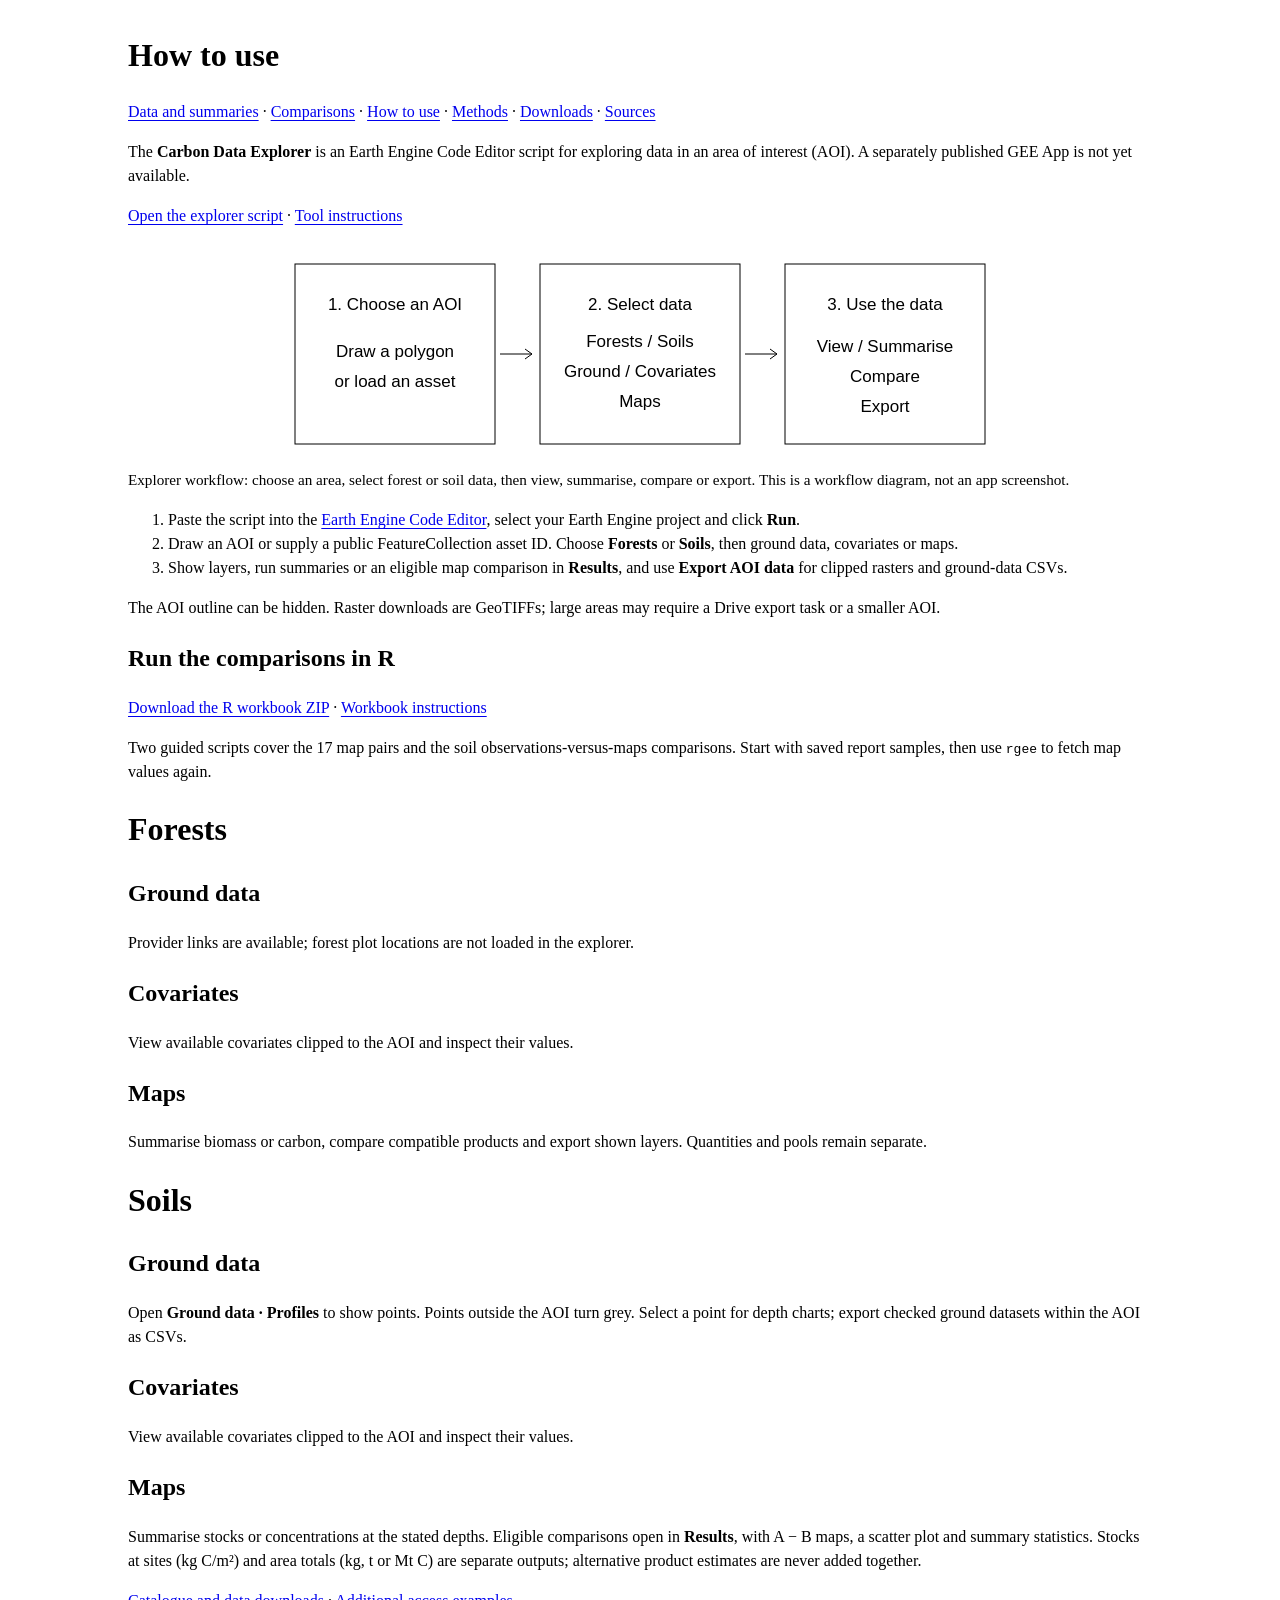
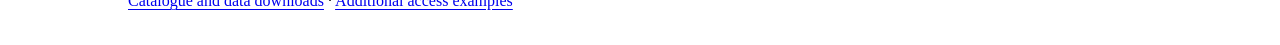
<file: use.html>
<!DOCTYPE html>
<html xmlns="http://www.w3.org/1999/xhtml" lang="en-CA" xml:lang="en-CA"><head>

<meta charset="utf-8">
<meta name="generator" content="quarto-1.9.37">

<meta name="viewport" content="width=device-width, initial-scale=1.0, user-scalable=yes">


<title>How to use – State of Carbon Data in Canada</title>
<style>
/* Default styles provided by pandoc.
** See https://pandoc.org/MANUAL.html#variables-for-html for config info.
*/
code{white-space: pre-wrap;}
span.smallcaps{font-variant: small-caps;}
div.columns{display: flex; gap: min(4vw, 1.5em);}
div.column{flex: auto; overflow-x: auto;}
div.hanging-indent{margin-left: 1.5em; text-indent: -1.5em;}
ul.task-list{list-style: none;}
ul.task-list li input[type="checkbox"] {
  width: 0.8em;
  margin: 0 0.8em 0.2em -1em; /* quarto-specific, see https://github.com/quarto-dev/quarto-cli/issues/4556 */ 
  vertical-align: middle;
}
.display.math{display: block; text-align: center; margin: 0.5rem auto;}
</style>


<script src="site_libs/clipboard/clipboard.min.js"></script>
<script src="site_libs/quarto-html/tabby.min.js"></script>
<script src="site_libs/quarto-html/popper.min.js"></script>
<script src="site_libs/quarto-html/tippy.umd.min.js"></script>
<link href="site_libs/quarto-html/tippy.css" rel="stylesheet">
<link href="site_libs/quarto-html/light-border.css" rel="stylesheet">
<link href="site_libs/quarto-html/quarto-html-640605f58ae58ee79329c070719e555b.min.css" rel="stylesheet" append-hash="true" data-mode="light">
<link href="site_libs/quarto-html/quarto-syntax-highlighting-7f8f88aac4f3542376d5c11b86a4c14d.css" rel="stylesheet" id="quarto-text-highlighting-styles">


<link rel="stylesheet" href="assets/plain.css">
</head>

<body>


<header id="title-block-header">
<h1 class="title">How to use</h1>

</header>


<p><a href="./index.html">Data and summaries</a> · <a href="./compare.html">Comparisons</a> · <a href="./use.html">How to use</a> · <a href="./report/methods.html">Methods</a> · <a href="./downloads.html">Downloads</a> · <a href="./sources.html">Sources</a></p>
<p>The <strong>Carbon Data Explorer</strong> is an Earth Engine Code Editor script for exploring data in an area of interest (AOI). A separately published GEE App is not yet available.</p>
<p><a href="https://github.com/CathalD/Carbon_Data_SOD/blob/main/tools/gee/carbon_data_explorer.js">Open the explorer script</a> · <a href="https://github.com/CathalD/Carbon_Data_SOD/blob/main/tools/gee/README.md">Tool instructions</a></p>
<div class="quarto-figure quarto-figure-center">
<figure>
<p><img src="assets/explorer-workflow.svg" class="img-fluid" width="700"></p>
<figcaption>Explorer workflow: choose an area, select forest or soil data, then view, summarise, compare or export. This is a workflow diagram, not an app screenshot.</figcaption>
</figure>
</div>
<ol type="1">
<li>Paste the script into the <a href="https://code.earthengine.google.com/">Earth Engine Code Editor</a>, select your Earth Engine project and click <strong>Run</strong>.</li>
<li>Draw an AOI or supply a public FeatureCollection asset ID. Choose <strong>Forests</strong> or <strong>Soils</strong>, then ground data, covariates or maps.</li>
<li>Show layers, run summaries or an eligible map comparison in <strong>Results</strong>, and use <strong>Export AOI data</strong> for clipped rasters and ground-data CSVs.</li>
</ol>
<p>The AOI outline can be hidden. Raster downloads are GeoTIFFs; large areas may require a Drive export task or a smaller AOI.</p>
<h2 id="run-the-comparisons-in-r">Run the comparisons in R</h2>
<p><a href="https://raw.githubusercontent.com/CathalD/Carbon_Data_SOD/main/workbooks/r/r-comparison-workbook.zip">Download the R workbook ZIP</a> · <a href="https://github.com/CathalD/Carbon_Data_SOD/tree/main/workbooks/r">Workbook instructions</a></p>
<p>Two guided scripts cover the 17 map pairs and the soil observations-versus-maps comparisons. Start with saved report samples, then use <code>rgee</code> to fetch map values again.</p>
<h1 id="forests">Forests</h1>
<h2 id="forests-ground">Ground data</h2>
<p>Provider links are available; forest plot locations are not loaded in the explorer.</p>
<h2 id="forests-covariates">Covariates</h2>
<p>View available covariates clipped to the AOI and inspect their values.</p>
<h2 id="forests-maps">Maps</h2>
<p>Summarise biomass or carbon, compare compatible products and export shown layers. Quantities and pools remain separate.</p>
<h1 id="soils">Soils</h1>
<h2 id="soils-ground">Ground data</h2>
<p>Open <strong>Ground data · Profiles</strong> to show points. Points outside the AOI turn grey. Select a point for depth charts; export checked ground datasets within the AOI as CSVs.</p>
<h2 id="soils-covariates">Covariates</h2>
<p>View available covariates clipped to the AOI and inspect their values.</p>
<h2 id="soils-maps">Maps</h2>
<p>Summarise stocks or concentrations at the stated depths. Eligible comparisons open in <strong>Results</strong>, with A − B maps, a scatter plot and summary statistics. Stocks at sites (kg C/m²) and area totals (kg, t or Mt C) are separate outputs; alternative product estimates are never added together.</p>
<p><a href="./downloads.html">Catalogue and data downloads</a> · <a href="https://github.com/CathalD/Carbon_Data_SOD/tree/main/examples">Additional access examples</a></p>


<script id="quarto-html-after-body" type="application/javascript">
  window.document.addEventListener("DOMContentLoaded", function (event) {
    const tabsets =  window.document.querySelectorAll(".panel-tabset-tabby")
    tabsets.forEach(function(tabset) {
      const tabby = new Tabby('#' + tabset.id);
    });
    const isCodeAnnotation = (el) => {
      for (const clz of el.classList) {
        if (clz.startsWith('code-annotation-')) {                     
          return true;
        }
      }
      return false;
    }
    const onCopySuccess = function(e) {
      // button target
      const button = e.trigger;
      // don't keep focus
      button.blur();
      // flash "checked"
      button.classList.add('code-copy-button-checked');
      var currentTitle = button.getAttribute("title");
      button.setAttribute("title", "Copied!");
      let tooltip;
      if (window.bootstrap) {
        button.setAttribute("data-bs-toggle", "tooltip");
        button.setAttribute("data-bs-placement", "left");
        button.setAttribute("data-bs-title", "Copied!");
        tooltip = new bootstrap.Tooltip(button, 
          { trigger: "manual", 
            customClass: "code-copy-button-tooltip",
            offset: [0, -8]});
        tooltip.show();    
      }
      setTimeout(function() {
        if (tooltip) {
          tooltip.hide();
          button.removeAttribute("data-bs-title");
          button.removeAttribute("data-bs-toggle");
          button.removeAttribute("data-bs-placement");
        }
        button.setAttribute("title", currentTitle);
        button.classList.remove('code-copy-button-checked');
      }, 1000);
      // clear code selection
      e.clearSelection();
    }
    const getTextToCopy = function(trigger) {
      const outerScaffold = trigger.parentElement.cloneNode(true);
      const codeEl = outerScaffold.querySelector('code');
      for (const childEl of codeEl.children) {
        if (isCodeAnnotation(childEl)) {
          childEl.remove();
        }
      }
      return codeEl.innerText;
    }
    const clipboard = new window.ClipboardJS('.code-copy-button:not([data-in-quarto-modal])', {
      text: getTextToCopy
    });
    clipboard.on('success', onCopySuccess);
    if (window.document.getElementById('quarto-embedded-source-code-modal')) {
      const clipboardModal = new window.ClipboardJS('.code-copy-button[data-in-quarto-modal]', {
        text: getTextToCopy,
        container: window.document.getElementById('quarto-embedded-source-code-modal')
      });
      clipboardModal.on('success', onCopySuccess);
    }
      var localhostRegex = new RegExp(/^(?:http|https):\/\/localhost\:?[0-9]*\//);
      var mailtoRegex = new RegExp(/^mailto:/);
        var filterRegex = new RegExp("https:\/\/cathald\.github\.io\/Carbon_Data_SOD\/");
      var isInternal = (href) => {
          return filterRegex.test(href) || localhostRegex.test(href) || mailtoRegex.test(href);
      }
      // Inspect non-navigation links and adorn them if external
     var links = window.document.querySelectorAll('a[href]:not(.nav-link):not(.navbar-brand):not(.toc-action):not(.sidebar-link):not(.sidebar-item-toggle):not(.pagination-link):not(.no-external):not([aria-hidden]):not(.dropdown-item):not(.quarto-navigation-tool):not(.about-link)');
      for (var i=0; i<links.length; i++) {
        const link = links[i];
        if (!isInternal(link.href)) {
          // undo the damage that might have been done by quarto-nav.js in the case of
          // links that we want to consider external
          if (link.dataset.originalHref !== undefined) {
            link.href = link.dataset.originalHref;
          }
            // target, if specified
            link.setAttribute("target", "_blank");
            if (link.getAttribute("rel") === null) {
              link.setAttribute("rel", "noopener");
            }
        }
      }
    function tippyHover(el, contentFn, onTriggerFn, onUntriggerFn) {
      const config = {
        allowHTML: true,
        maxWidth: 500,
        delay: 100,
        arrow: false,
        appendTo: function(el) {
            return el.parentElement;
        },
        interactive: true,
        interactiveBorder: 10,
        theme: 'light-border',
        placement: 'bottom-start',
      };
      if (contentFn) {
        config.content = contentFn;
      }
      if (onTriggerFn) {
        config.onTrigger = onTriggerFn;
      }
      if (onUntriggerFn) {
        config.onUntrigger = onUntriggerFn;
      }
      window.tippy(el, config); 
    }
    const noterefs = window.document.querySelectorAll('a[role="doc-noteref"]');
    for (var i=0; i<noterefs.length; i++) {
      const ref = noterefs[i];
      tippyHover(ref, function() {
        // use id or data attribute instead here
        let href = ref.getAttribute('data-footnote-href') || ref.getAttribute('href');
        try { href = new URL(href).hash; } catch {}
        const id = href.replace(/^#\/?/, "");
        const note = window.document.getElementById(id);
        if (note) {
          return note.innerHTML;
        } else {
          return "";
        }
      });
    }
    const xrefs = window.document.querySelectorAll('a.quarto-xref');
    const processXRef = (id, note) => {
      // Strip column container classes
      const stripColumnClz = (el) => {
        el.classList.remove("page-full", "page-columns");
        if (el.children) {
          for (const child of el.children) {
            stripColumnClz(child);
          }
        }
      }
      stripColumnClz(note)
      if (id === null || id.startsWith('sec-')) {
        // Special case sections, only their first couple elements
        const container = document.createElement("div");
        if (note.children && note.children.length > 2) {
          container.appendChild(note.children[0].cloneNode(true));
          for (let i = 1; i < note.children.length; i++) {
            const child = note.children[i];
            if (child.tagName === "P" && child.innerText === "") {
              continue;
            } else {
              container.appendChild(child.cloneNode(true));
              break;
            }
          }
          if (window.Quarto?.typesetMath) {
            window.Quarto.typesetMath(container);
          }
          return container.innerHTML
        } else {
          if (window.Quarto?.typesetMath) {
            window.Quarto.typesetMath(note);
          }
          return note.innerHTML;
        }
      } else {
        // Remove any anchor links if they are present
        const anchorLink = note.querySelector('a.anchorjs-link');
        if (anchorLink) {
          anchorLink.remove();
        }
        if (window.Quarto?.typesetMath) {
          window.Quarto.typesetMath(note);
        }
        if (note.classList.contains("callout")) {
          return note.outerHTML;
        } else {
          return note.innerHTML;
        }
      }
    }
    for (var i=0; i<xrefs.length; i++) {
      const xref = xrefs[i];
      tippyHover(xref, undefined, function(instance) {
        instance.disable();
        let url = xref.getAttribute('href');
        let hash = undefined; 
        if (url.startsWith('#')) {
          hash = url;
        } else {
          try { hash = new URL(url).hash; } catch {}
        }
        if (hash) {
          const id = hash.replace(/^#\/?/, "");
          const note = window.document.getElementById(id);
          if (note !== null) {
            try {
              const html = processXRef(id, note.cloneNode(true));
              instance.setContent(html);
            } finally {
              instance.enable();
              instance.show();
            }
          } else {
            // See if we can fetch this
            fetch(url.split('#')[0])
            .then(res => res.text())
            .then(html => {
              const parser = new DOMParser();
              const htmlDoc = parser.parseFromString(html, "text/html");
              const note = htmlDoc.getElementById(id);
              if (note !== null) {
                const html = processXRef(id, note);
                instance.setContent(html);
              } 
            }).finally(() => {
              instance.enable();
              instance.show();
            });
          }
        } else {
          // See if we can fetch a full url (with no hash to target)
          // This is a special case and we should probably do some content thinning / targeting
          fetch(url)
          .then(res => res.text())
          .then(html => {
            const parser = new DOMParser();
            const htmlDoc = parser.parseFromString(html, "text/html");
            const note = htmlDoc.querySelector('main.content');
            if (note !== null) {
              // This should only happen for chapter cross references
              // (since there is no id in the URL)
              // remove the first header
              if (note.children.length > 0 && note.children[0].tagName === "HEADER") {
                note.children[0].remove();
              }
              const html = processXRef(null, note);
              instance.setContent(html);
            } 
          }).finally(() => {
            instance.enable();
            instance.show();
          });
        }
      }, function(instance) {
      });
    }
        let selectedAnnoteEl;
        const selectorForAnnotation = ( cell, annotation) => {
          let cellAttr = 'data-code-cell="' + cell + '"';
          let lineAttr = 'data-code-annotation="' +  annotation + '"';
          const selector = 'span[' + cellAttr + '][' + lineAttr + ']';
          return selector;
        }
        const selectCodeLines = (annoteEl) => {
          const doc = window.document;
          const targetCell = annoteEl.getAttribute("data-target-cell");
          const targetAnnotation = annoteEl.getAttribute("data-target-annotation");
          const annoteSpan = window.document.querySelector(selectorForAnnotation(targetCell, targetAnnotation));
          const lines = annoteSpan.getAttribute("data-code-lines").split(",");
          const lineIds = lines.map((line) => {
            return targetCell + "-" + line;
          })
          let top = null;
          let height = null;
          let parent = null;
          if (lineIds.length > 0) {
              //compute the position of the single el (top and bottom and make a div)
              const el = window.document.getElementById(lineIds[0]);
              top = el.offsetTop;
              height = el.offsetHeight;
              parent = el.parentElement.parentElement;
            if (lineIds.length > 1) {
              const lastEl = window.document.getElementById(lineIds[lineIds.length - 1]);
              const bottom = lastEl.offsetTop + lastEl.offsetHeight;
              height = bottom - top;
            }
            if (top !== null && height !== null && parent !== null) {
              // cook up a div (if necessary) and position it 
              let div = window.document.getElementById("code-annotation-line-highlight");
              if (div === null) {
                div = window.document.createElement("div");
                div.setAttribute("id", "code-annotation-line-highlight");
                div.style.position = 'absolute';
                parent.appendChild(div);
              }
              div.style.top = top - 2 + "px";
              div.style.height = height + 4 + "px";
              div.style.left = 0;
              let gutterDiv = window.document.getElementById("code-annotation-line-highlight-gutter");
              if (gutterDiv === null) {
                gutterDiv = window.document.createElement("div");
                gutterDiv.setAttribute("id", "code-annotation-line-highlight-gutter");
                gutterDiv.style.position = 'absolute';
                const codeCell = window.document.getElementById(targetCell);
                const gutter = codeCell.querySelector('.code-annotation-gutter');
                gutter.appendChild(gutterDiv);
              }
              gutterDiv.style.top = top - 2 + "px";
              gutterDiv.style.height = height + 4 + "px";
            }
            selectedAnnoteEl = annoteEl;
          }
        };
        const unselectCodeLines = () => {
          const elementsIds = ["code-annotation-line-highlight", "code-annotation-line-highlight-gutter"];
          elementsIds.forEach((elId) => {
            const div = window.document.getElementById(elId);
            if (div) {
              div.remove();
            }
          });
          selectedAnnoteEl = undefined;
        };
          // Handle positioning of the toggle
      window.addEventListener(
        "resize",
        throttle(() => {
          elRect = undefined;
          if (selectedAnnoteEl) {
            selectCodeLines(selectedAnnoteEl);
          }
        }, 10)
      );
      function throttle(fn, ms) {
      let throttle = false;
      let timer;
        return (...args) => {
          if(!throttle) { // first call gets through
              fn.apply(this, args);
              throttle = true;
          } else { // all the others get throttled
              if(timer) clearTimeout(timer); // cancel #2
              timer = setTimeout(() => {
                fn.apply(this, args);
                timer = throttle = false;
              }, ms);
          }
        };
      }
        // Attach click handler to the DT
        const annoteDls = window.document.querySelectorAll('dt[data-target-cell]');
        for (const annoteDlNode of annoteDls) {
          annoteDlNode.addEventListener('click', (event) => {
            const clickedEl = event.target;
            if (clickedEl !== selectedAnnoteEl) {
              unselectCodeLines();
              const activeEl = window.document.querySelector('dt[data-target-cell].code-annotation-active');
              if (activeEl) {
                activeEl.classList.remove('code-annotation-active');
              }
              selectCodeLines(clickedEl);
              clickedEl.classList.add('code-annotation-active');
            } else {
              // Unselect the line
              unselectCodeLines();
              clickedEl.classList.remove('code-annotation-active');
            }
          });
        }
    const findCites = (el) => {
      const parentEl = el.parentElement;
      if (parentEl) {
        const cites = parentEl.dataset.cites;
        if (cites) {
          return {
            el,
            cites: cites.split(' ')
          };
        } else {
          return findCites(el.parentElement)
        }
      } else {
        return undefined;
      }
    };
    var bibliorefs = window.document.querySelectorAll('a[role="doc-biblioref"]');
    for (var i=0; i<bibliorefs.length; i++) {
      const ref = bibliorefs[i];
      const citeInfo = findCites(ref);
      if (citeInfo) {
        tippyHover(citeInfo.el, function() {
          var popup = window.document.createElement('div');
          citeInfo.cites.forEach(function(cite) {
            var citeDiv = window.document.createElement('div');
            citeDiv.classList.add('hanging-indent');
            citeDiv.classList.add('csl-entry');
            var biblioDiv = window.document.getElementById('ref-' + cite);
            if (biblioDiv) {
              citeDiv.innerHTML = biblioDiv.innerHTML;
            }
            popup.appendChild(citeDiv);
          });
          return popup.innerHTML;
        });
      }
    }
  });
  </script>




</body></html>
</file>
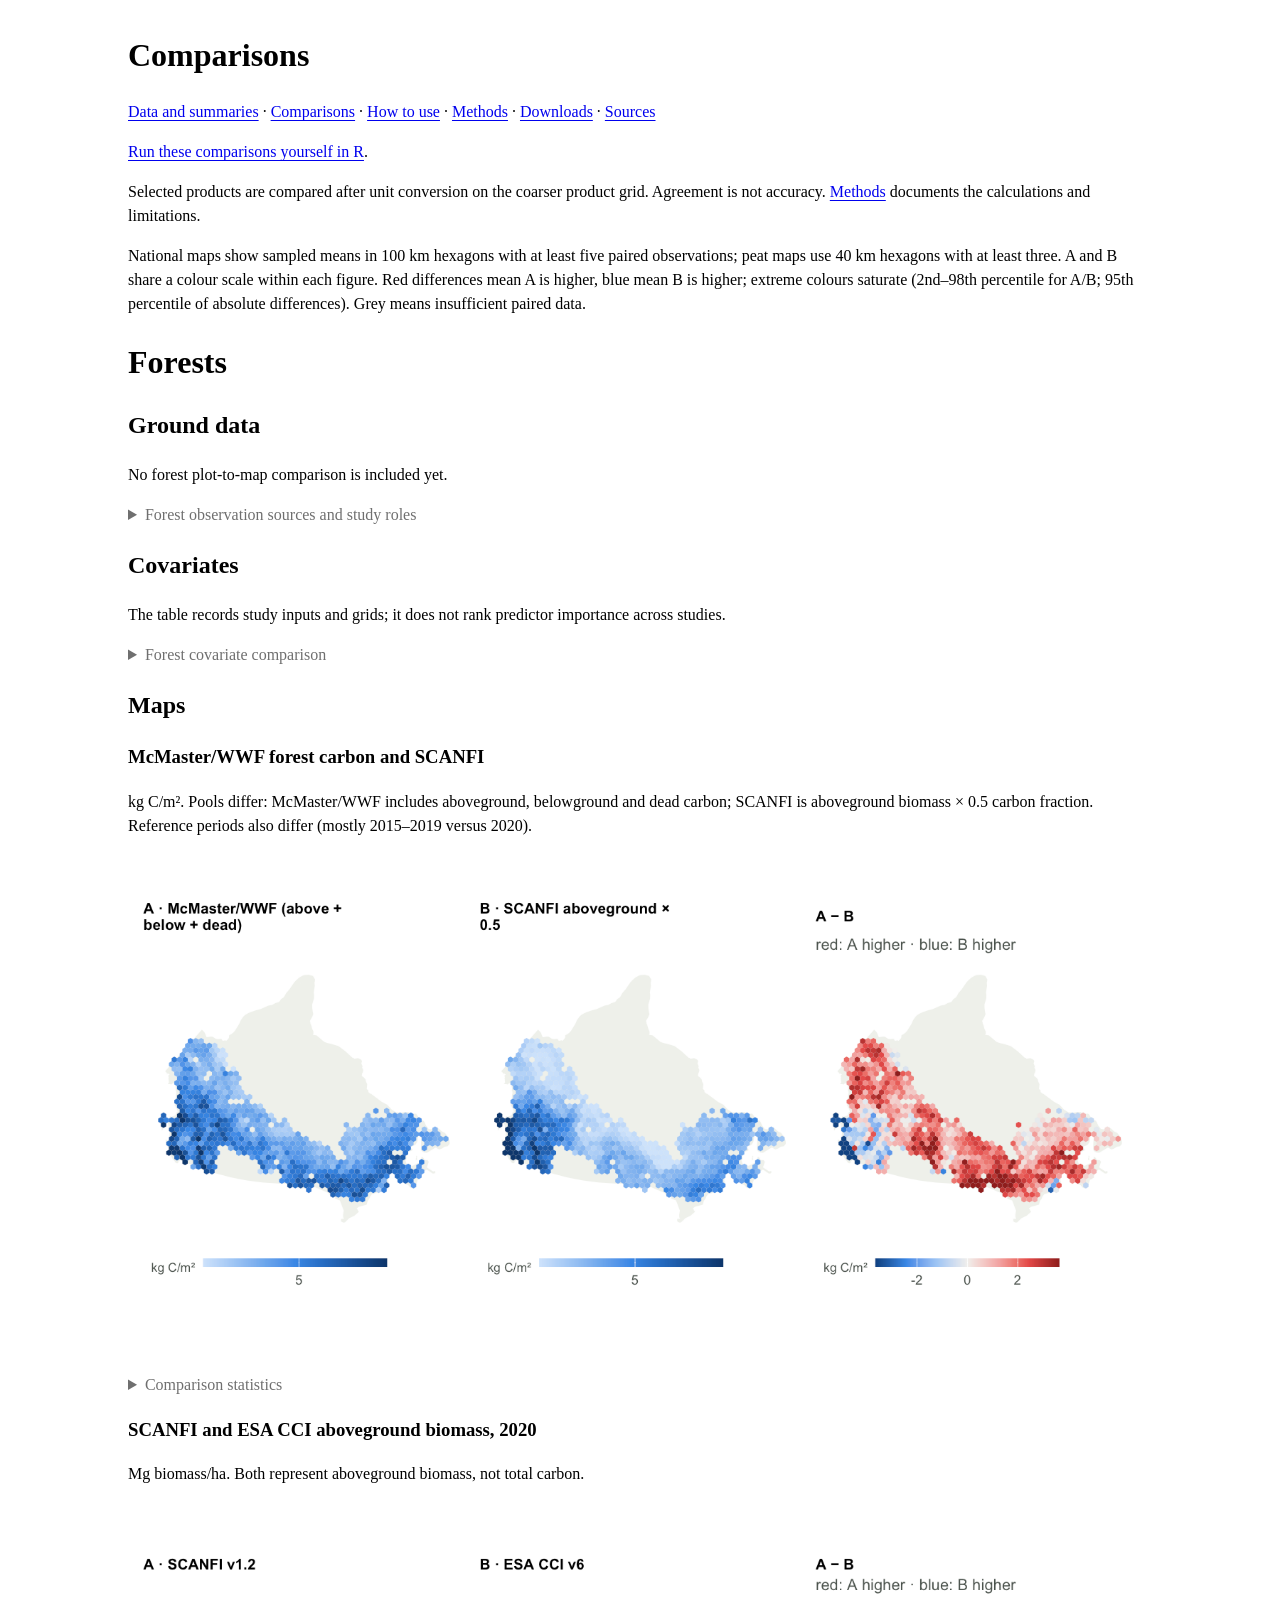
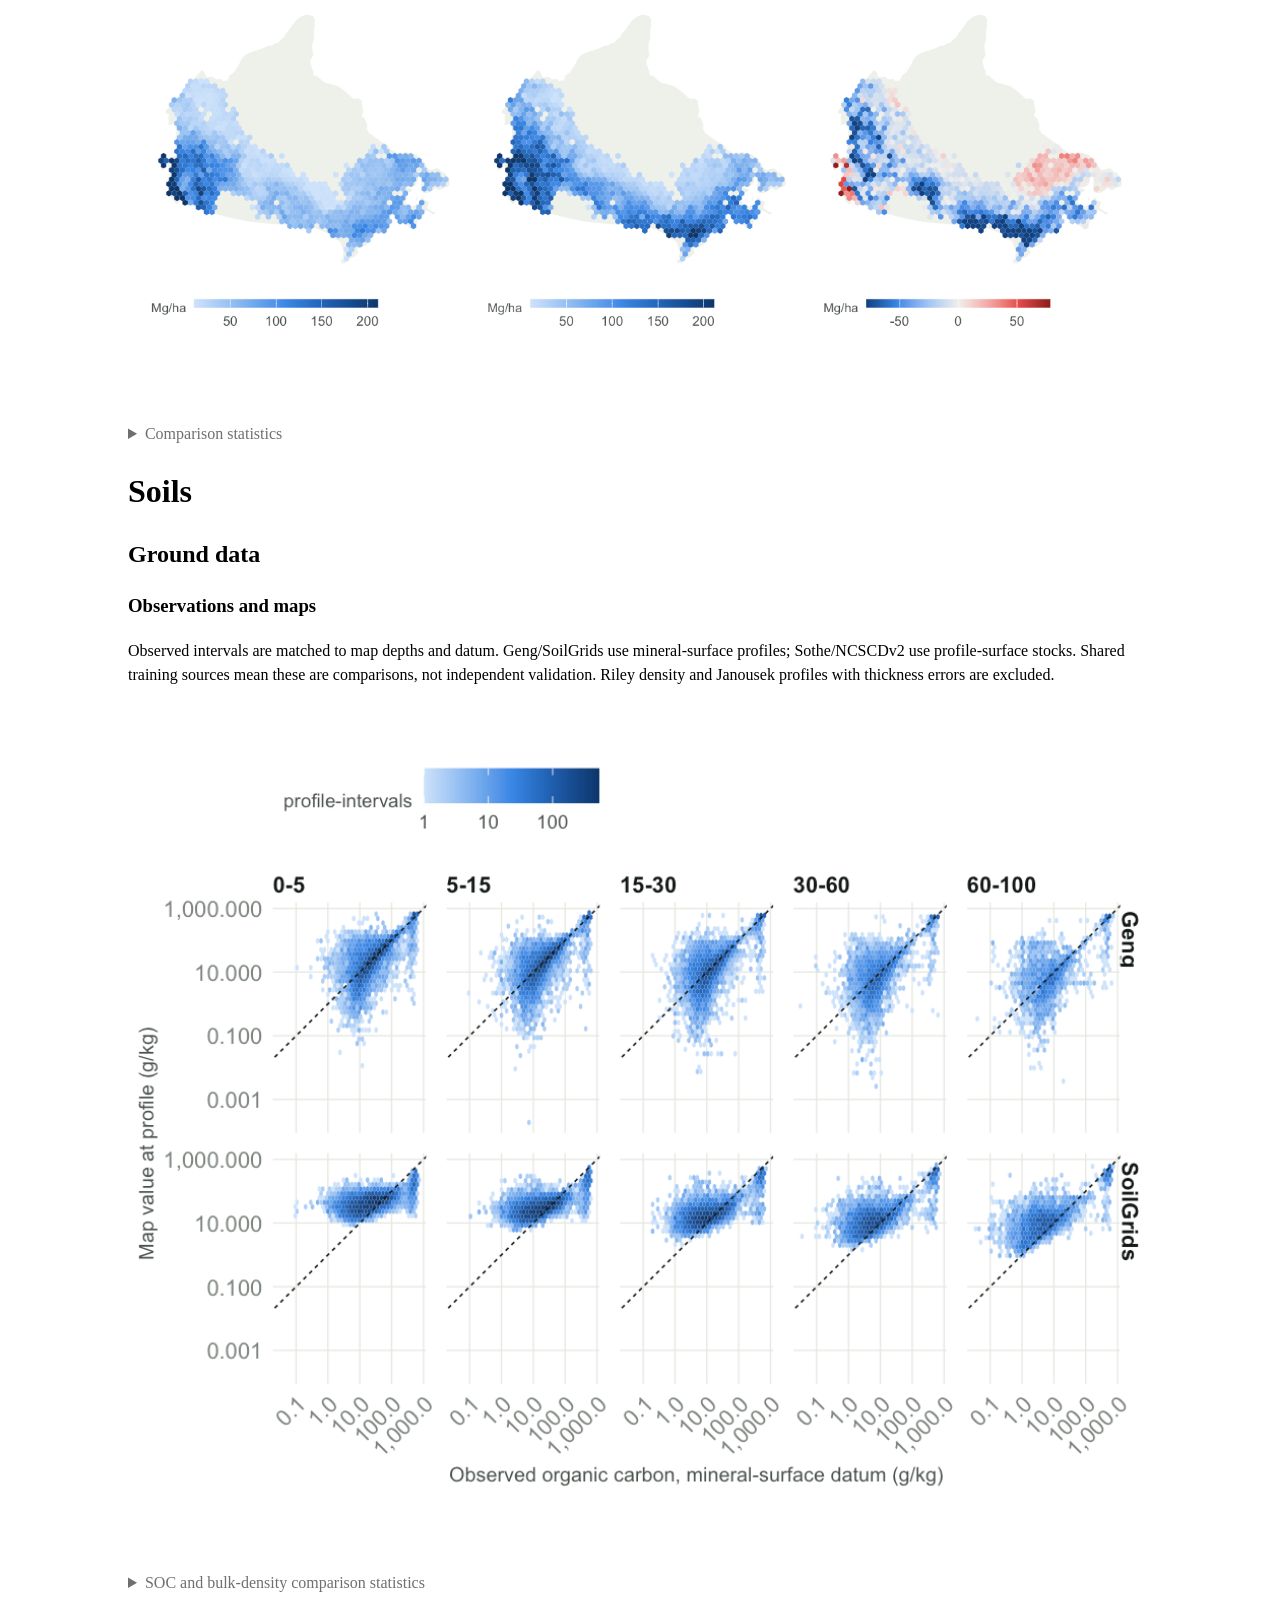
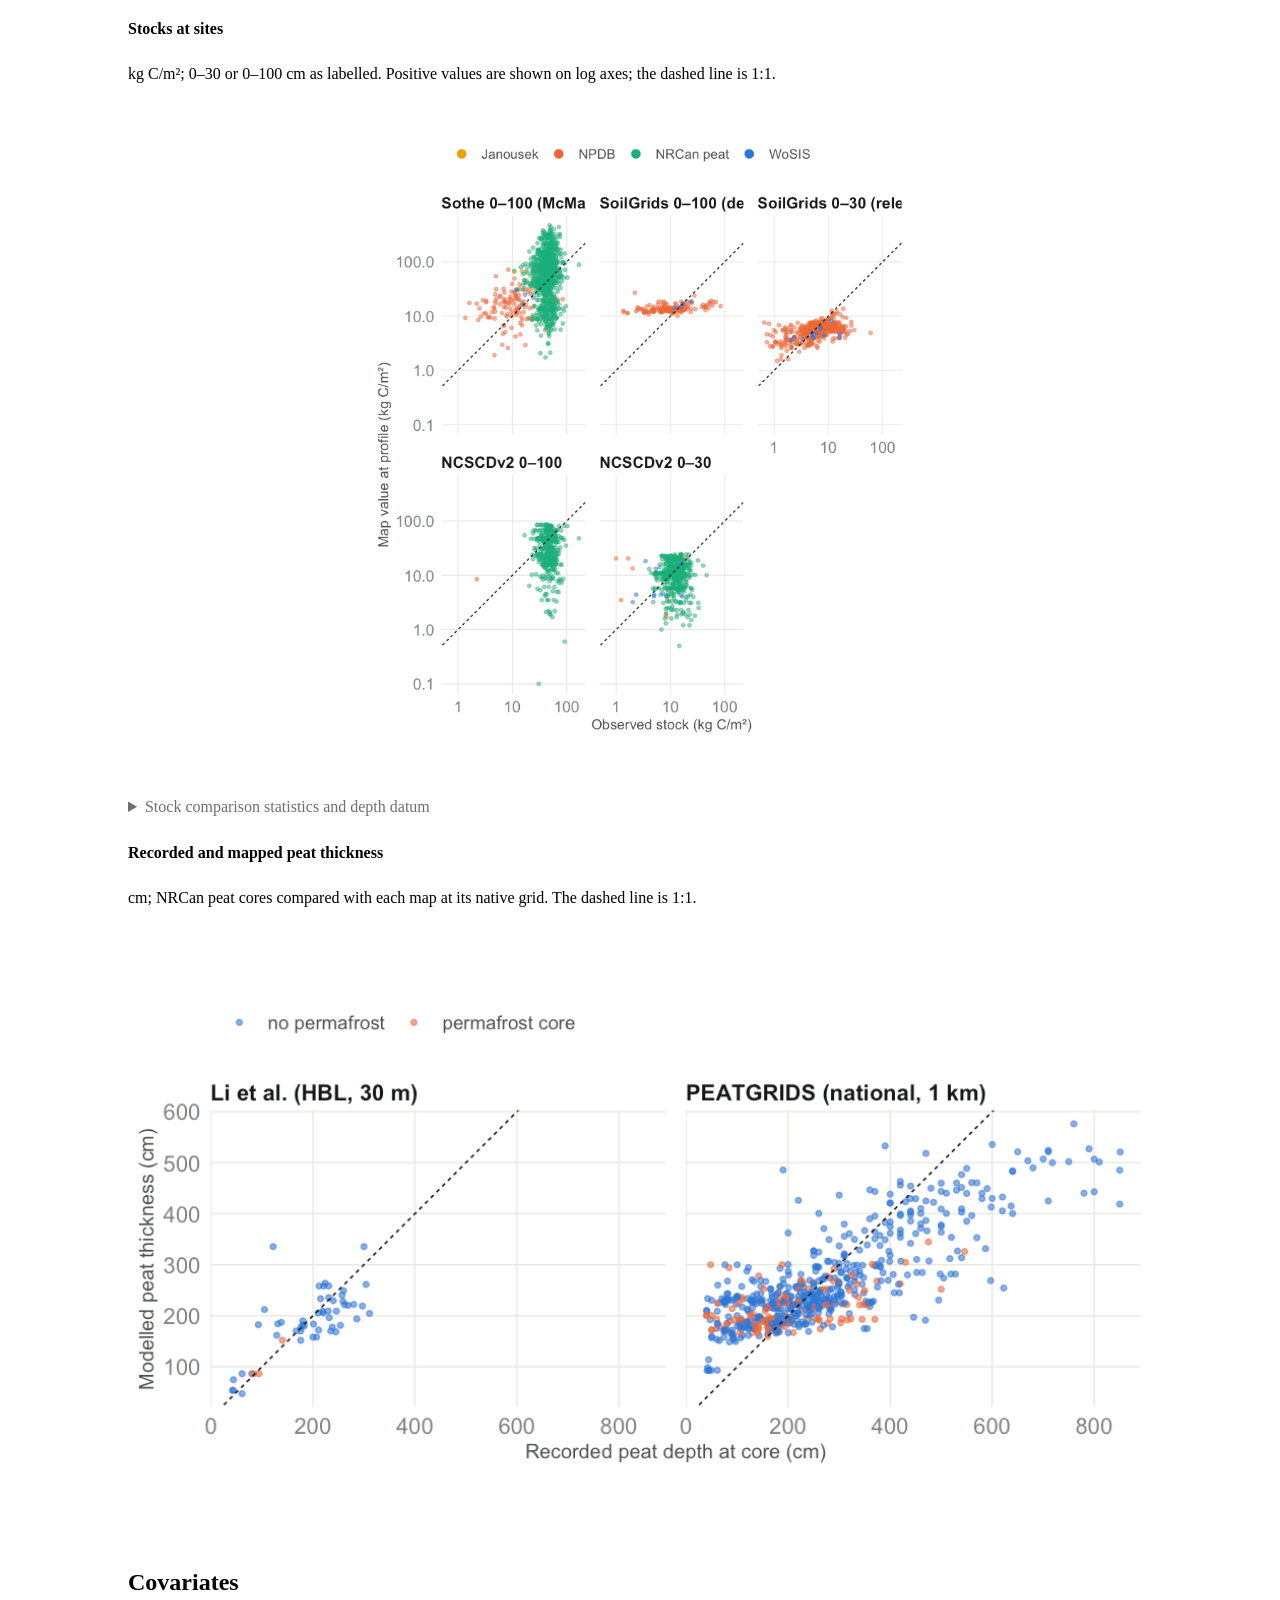
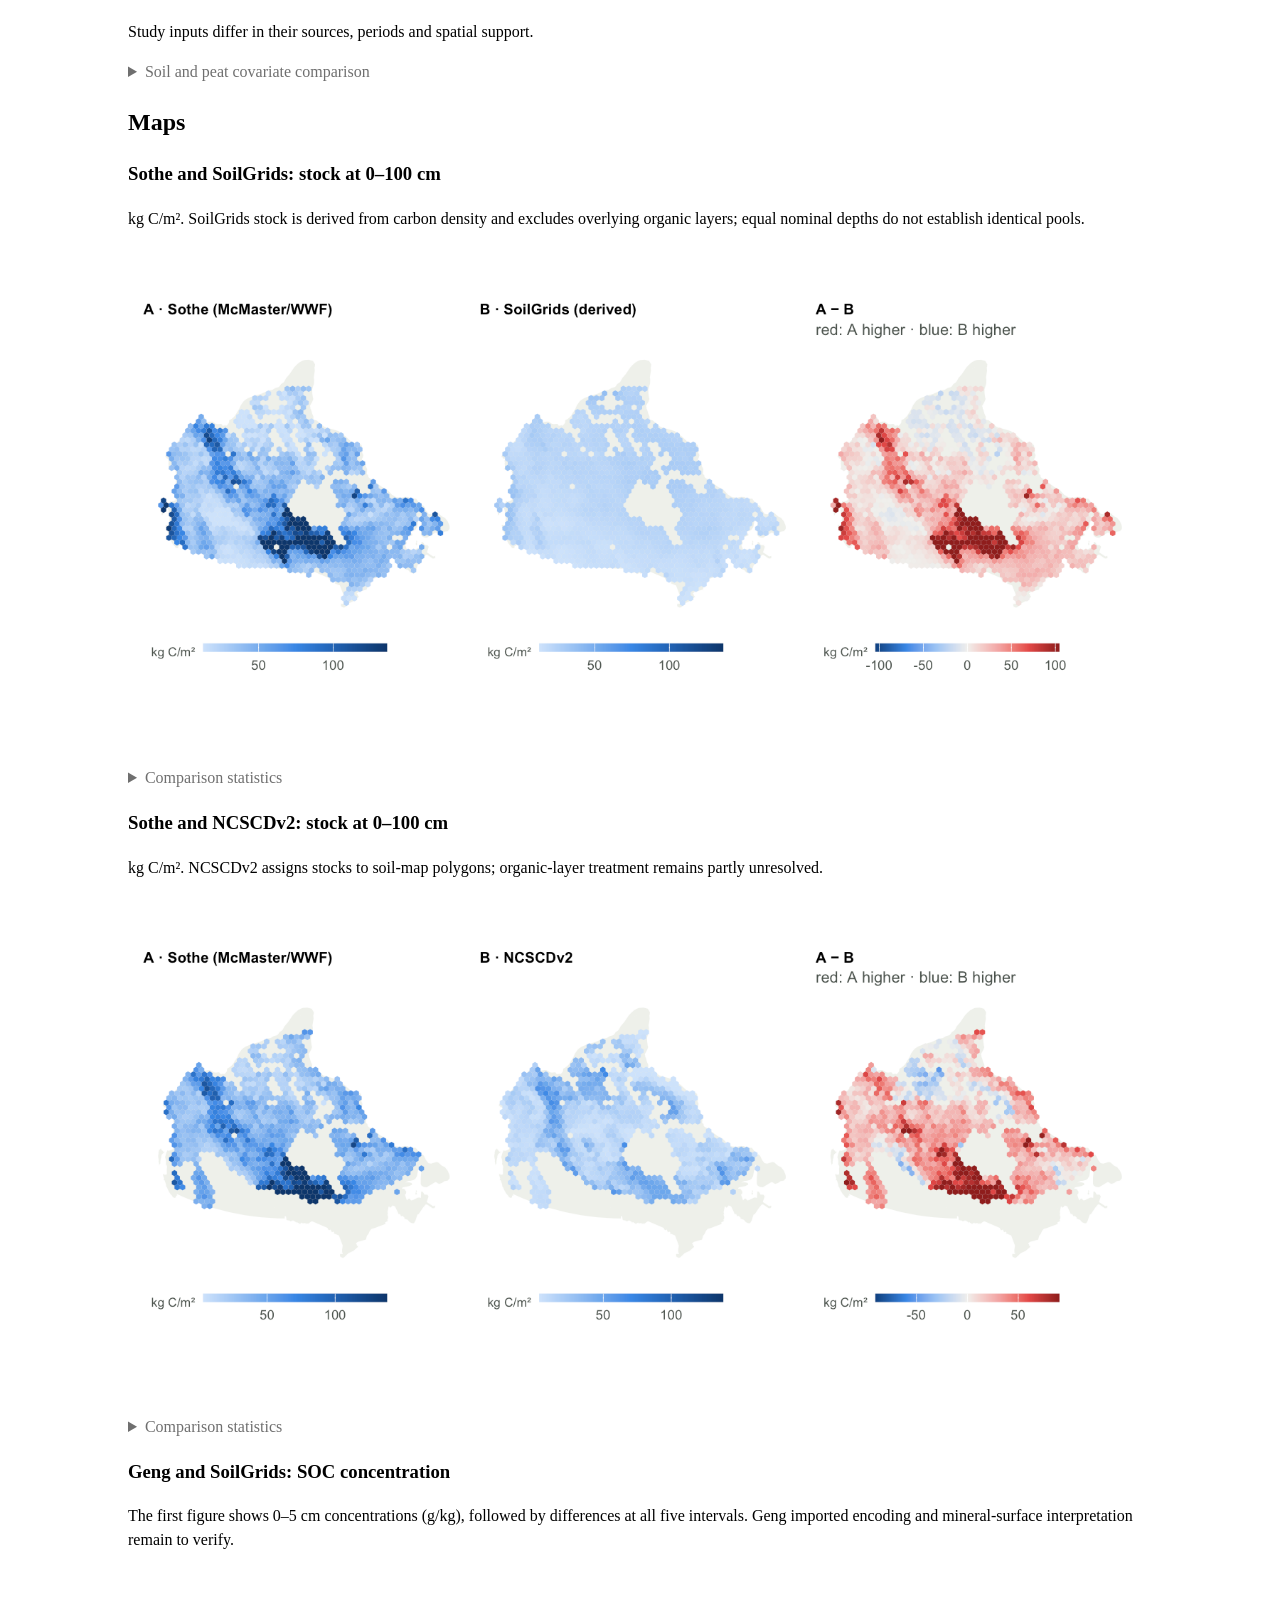
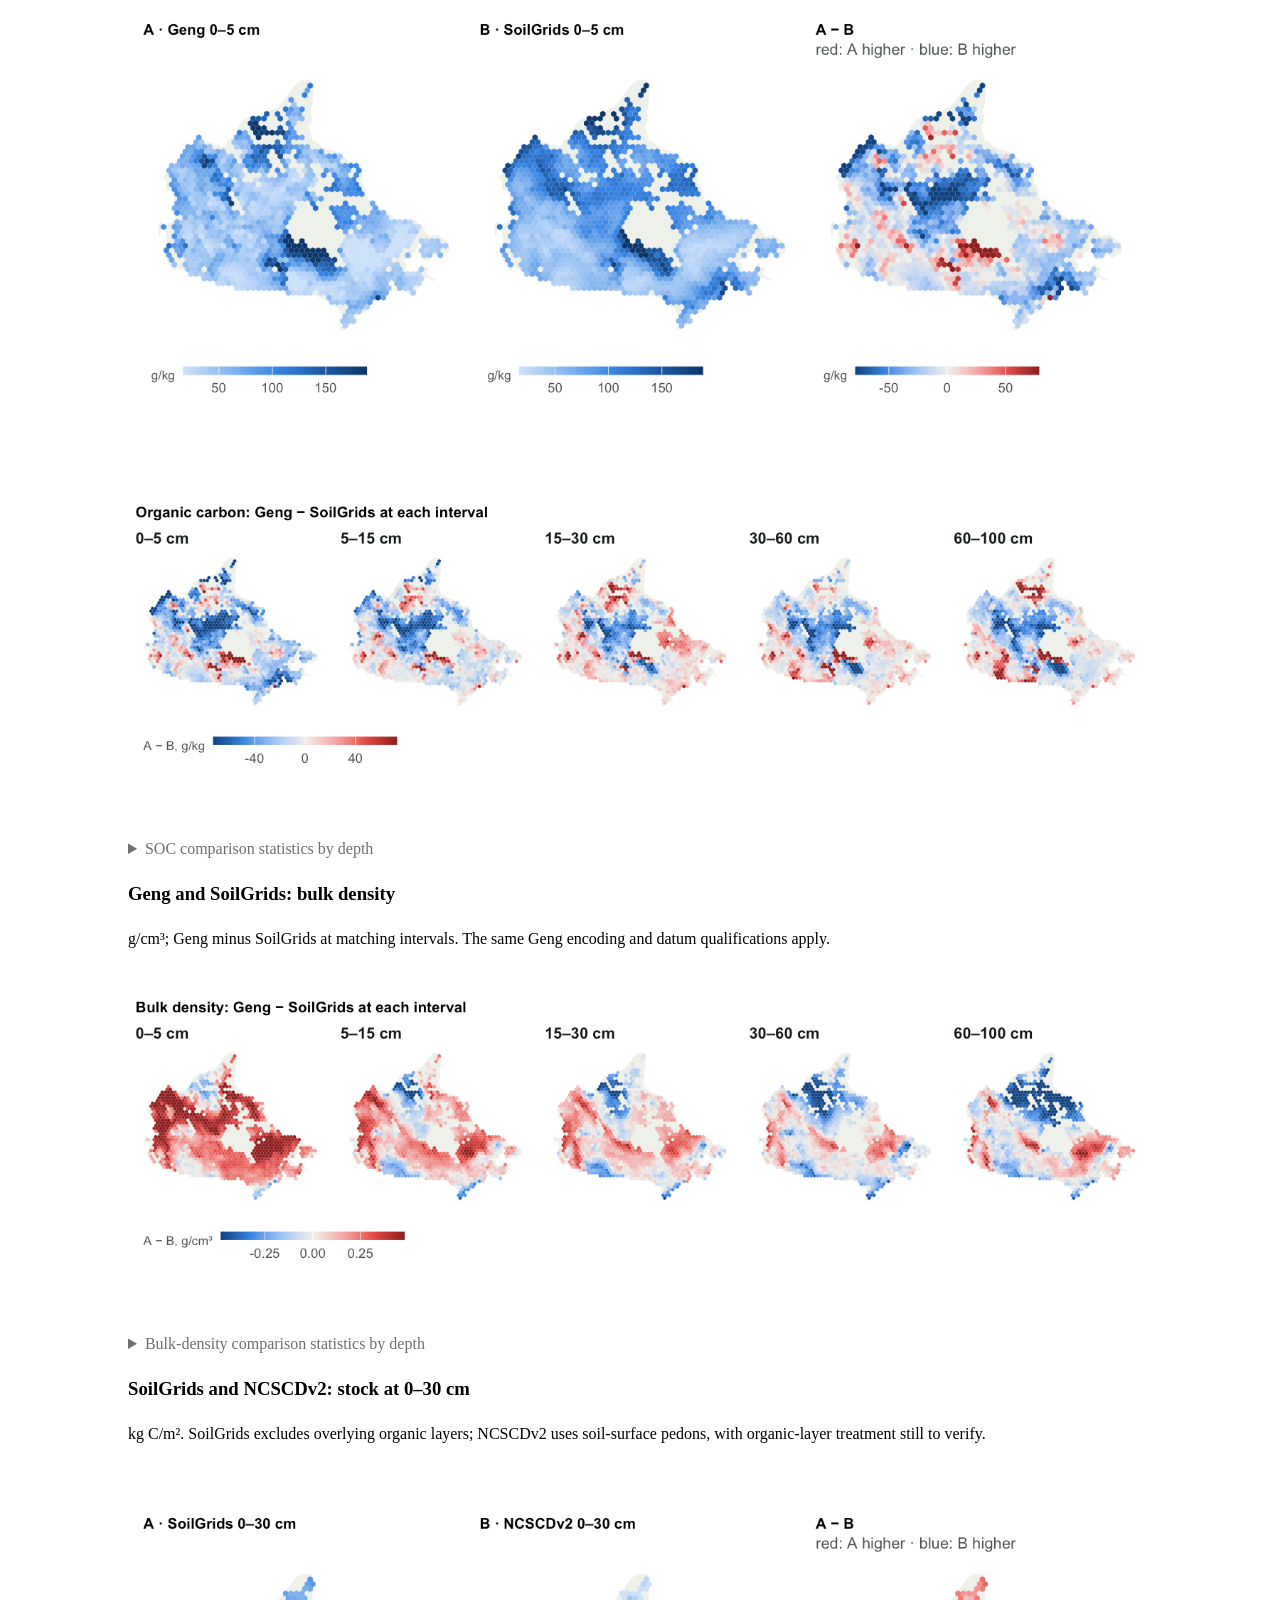
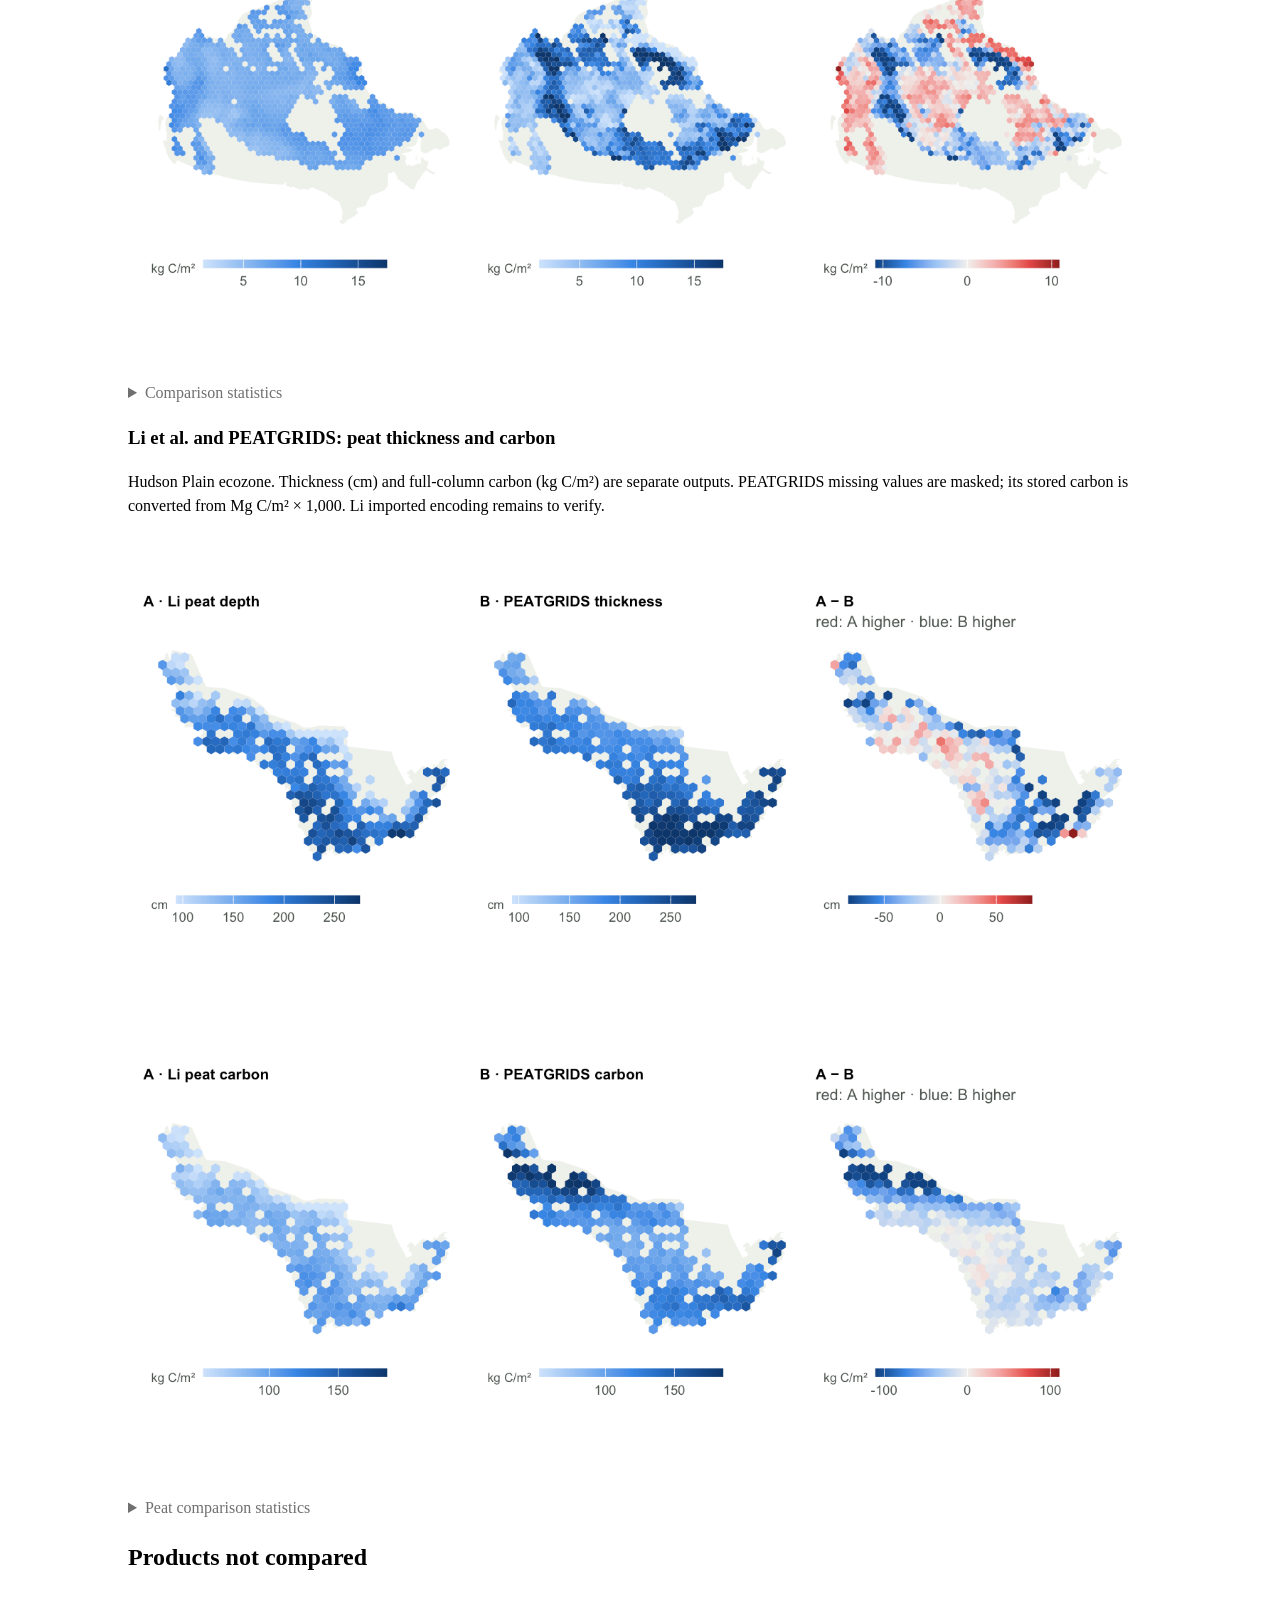
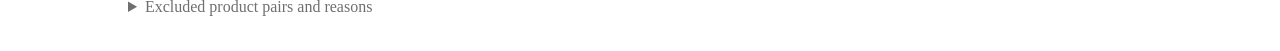
<file: report/forest.html>
<html xmlns="http://www.w3.org/1999/xhtml">
<head>
  <title>Redirect</title>
  <script type="text/javascript">
    var redirects = {"":"../compare.html"};
    var hash = window.location.hash.startsWith('#') ? window.location.hash.slice(1) : window.location.hash;
    var redirect = redirects[hash] || redirects[""] || "/";
    window.document.title = 'Redirect to  ' +  redirect;
    if (!redirects[hash]) {
      redirect = redirect + window.location.hash;
    }
    redirect = redirect + window.location.search;
    window.location.replace(redirect);
  </script>
</head>
<body>
</body>
</html>
</file>
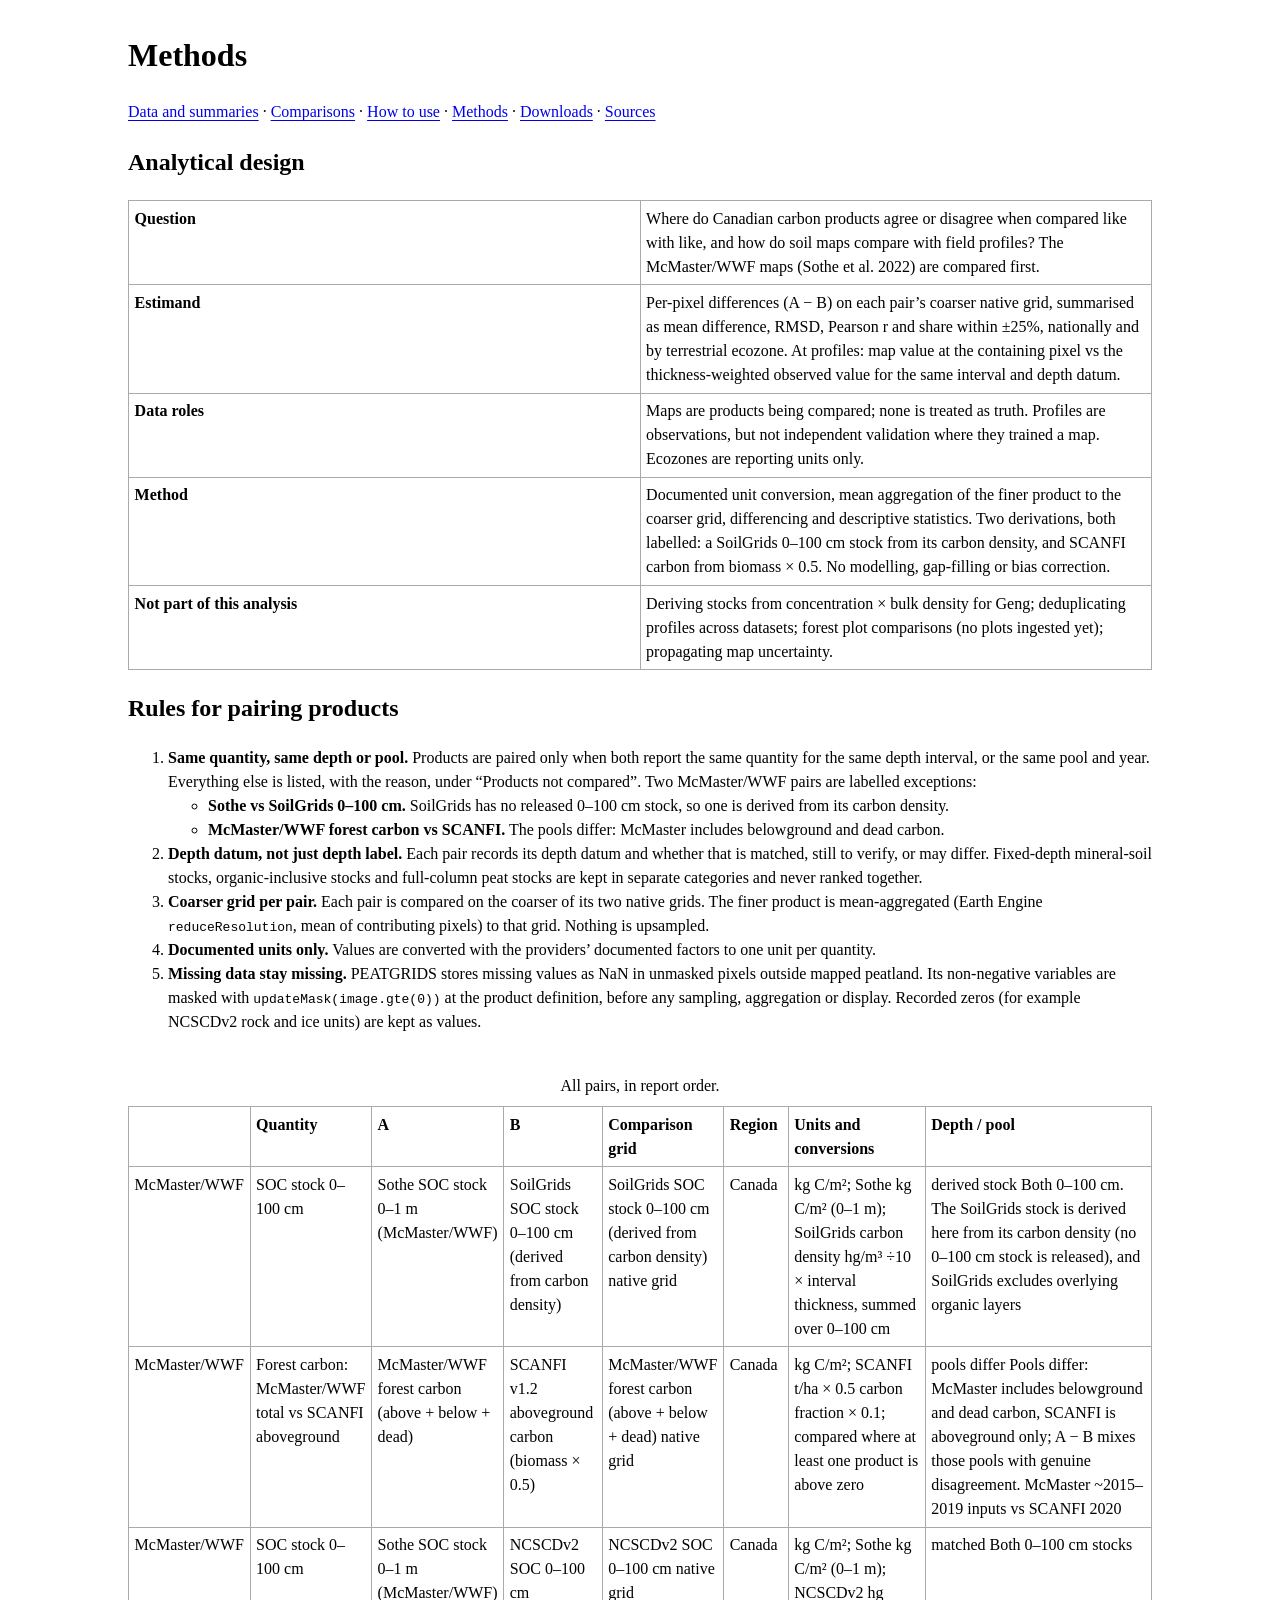
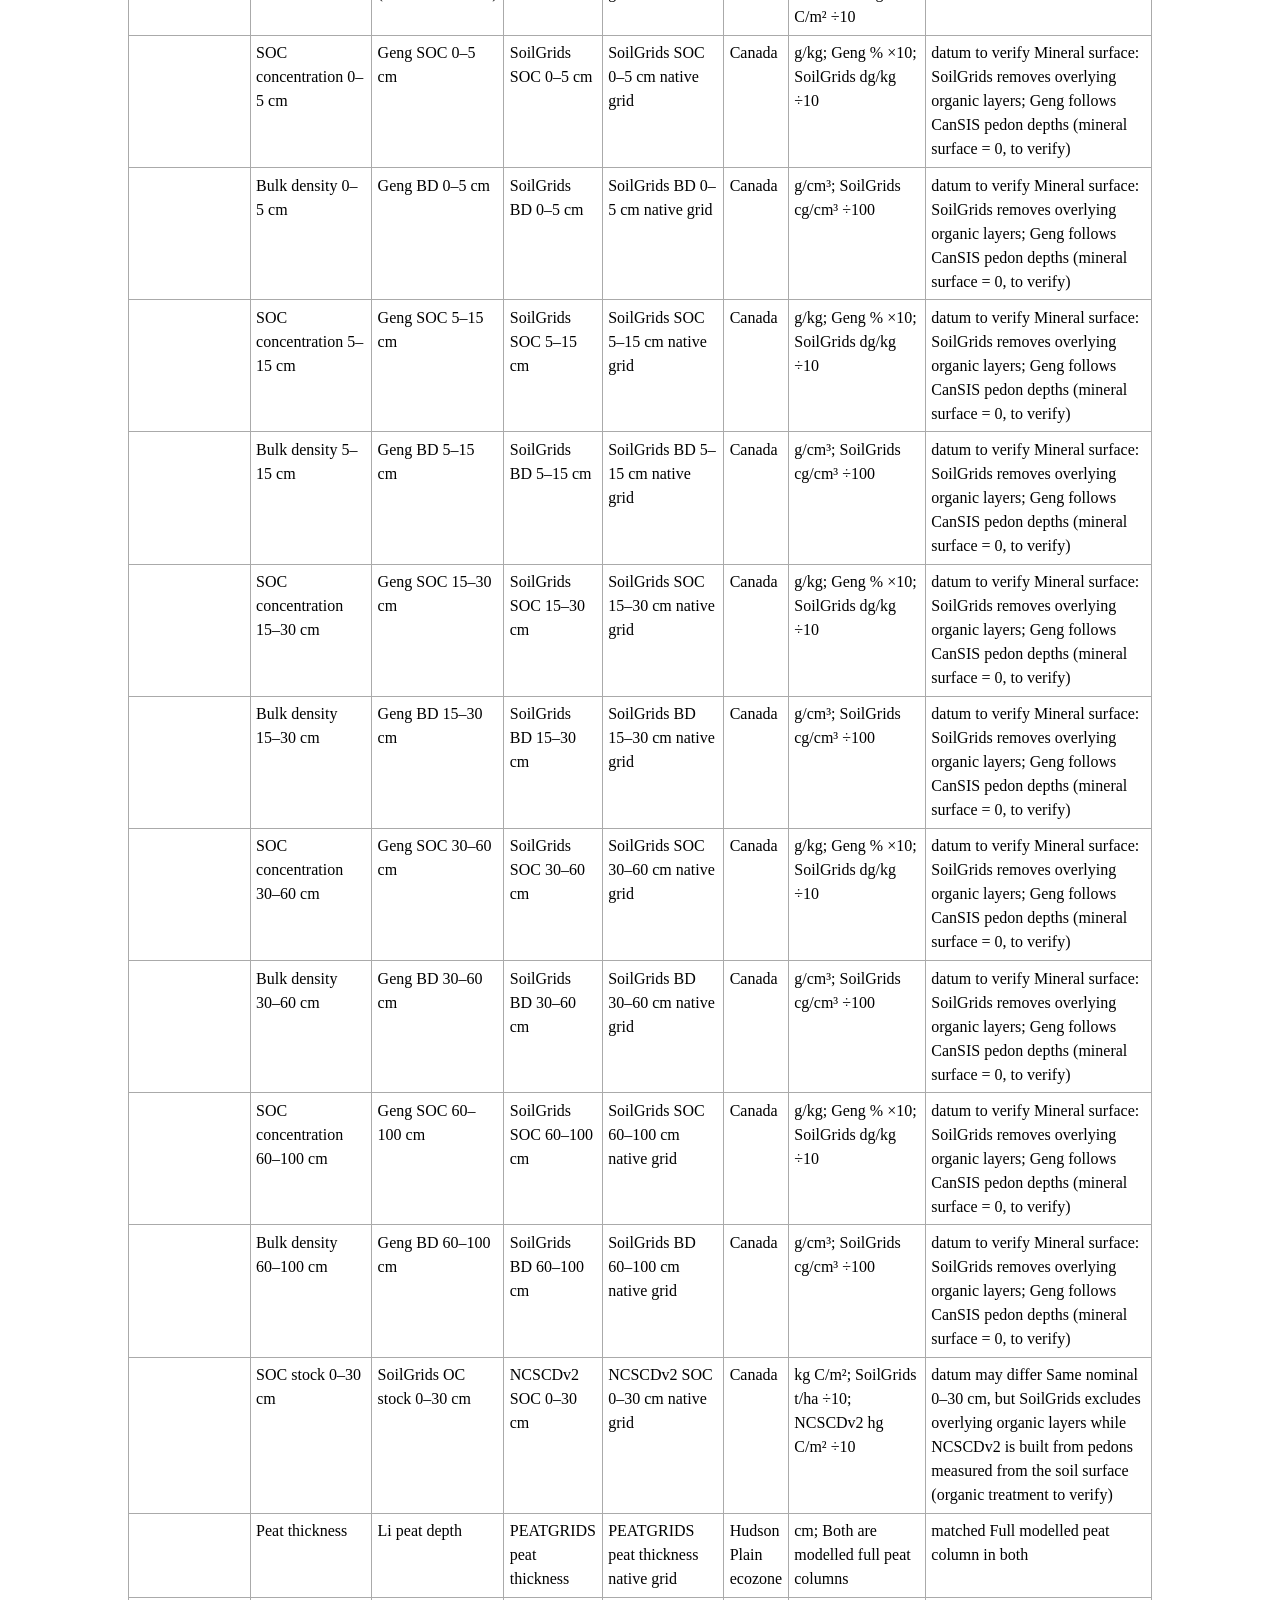
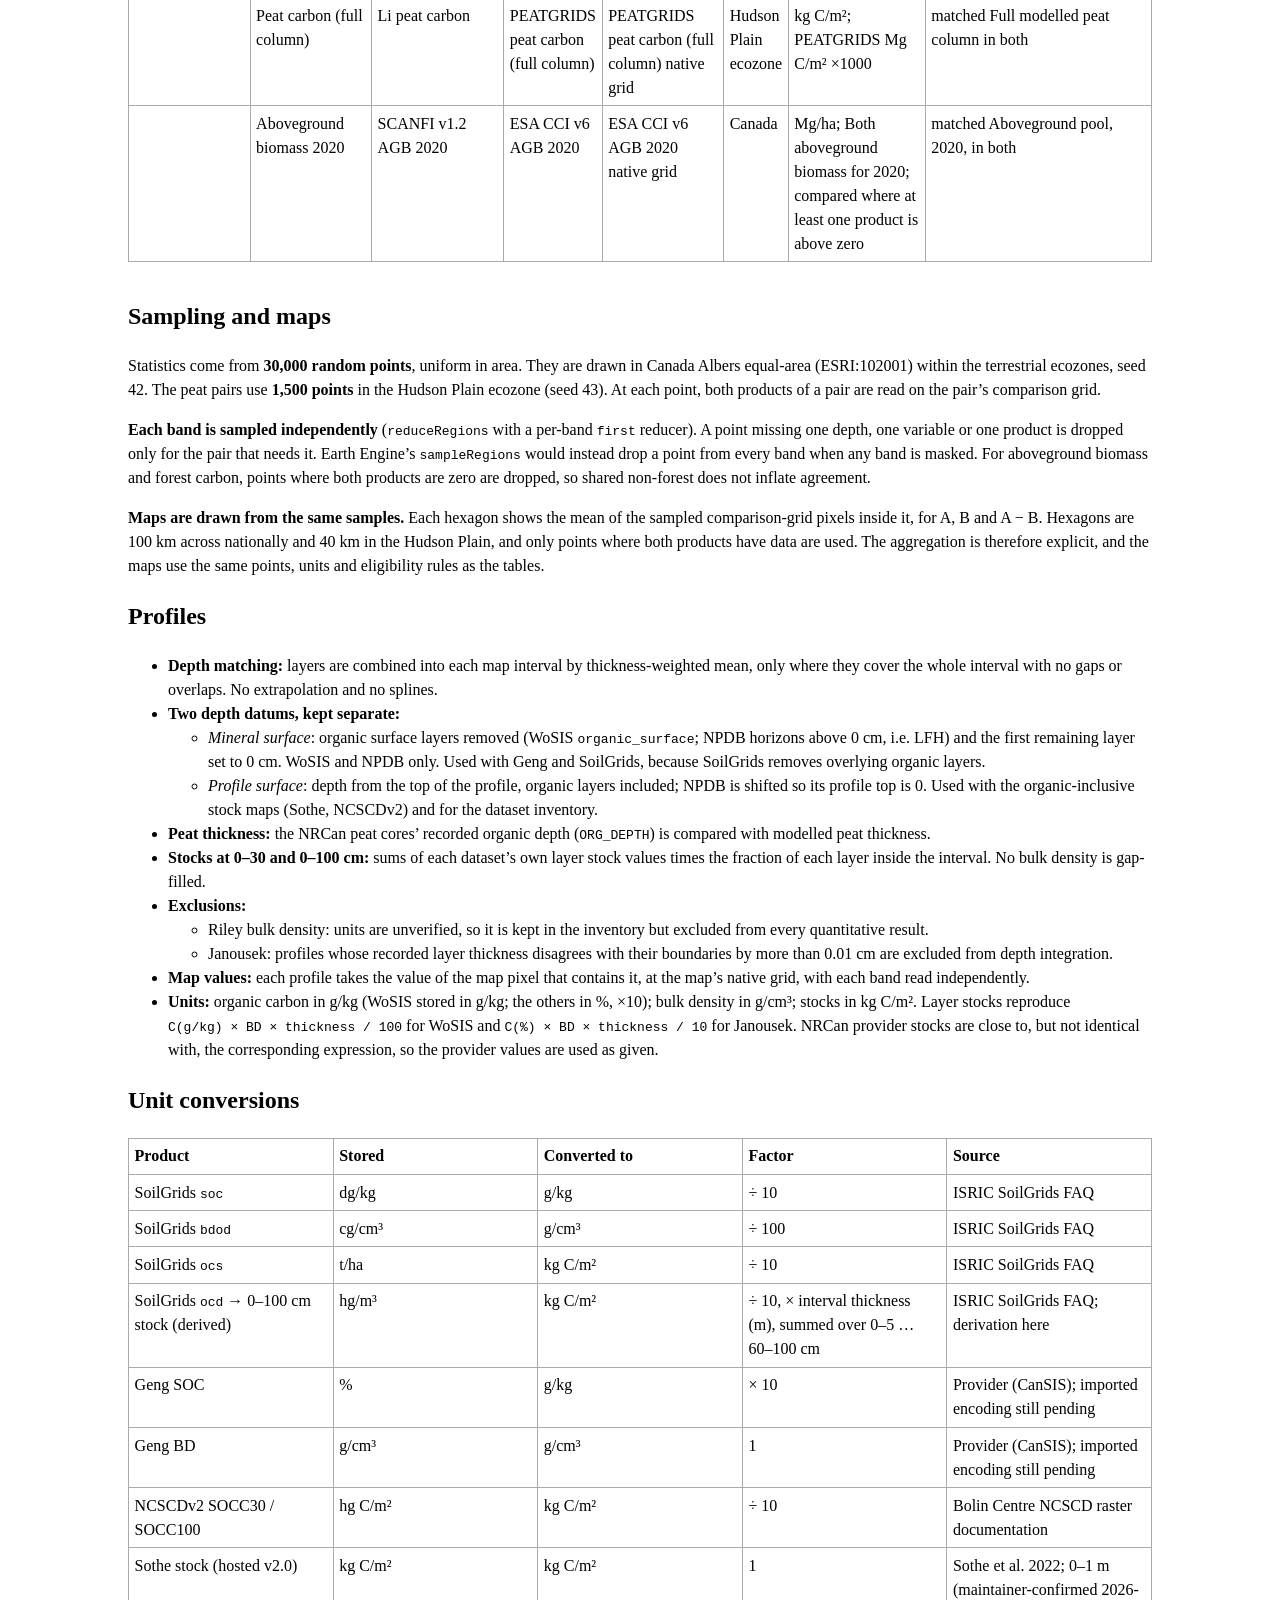
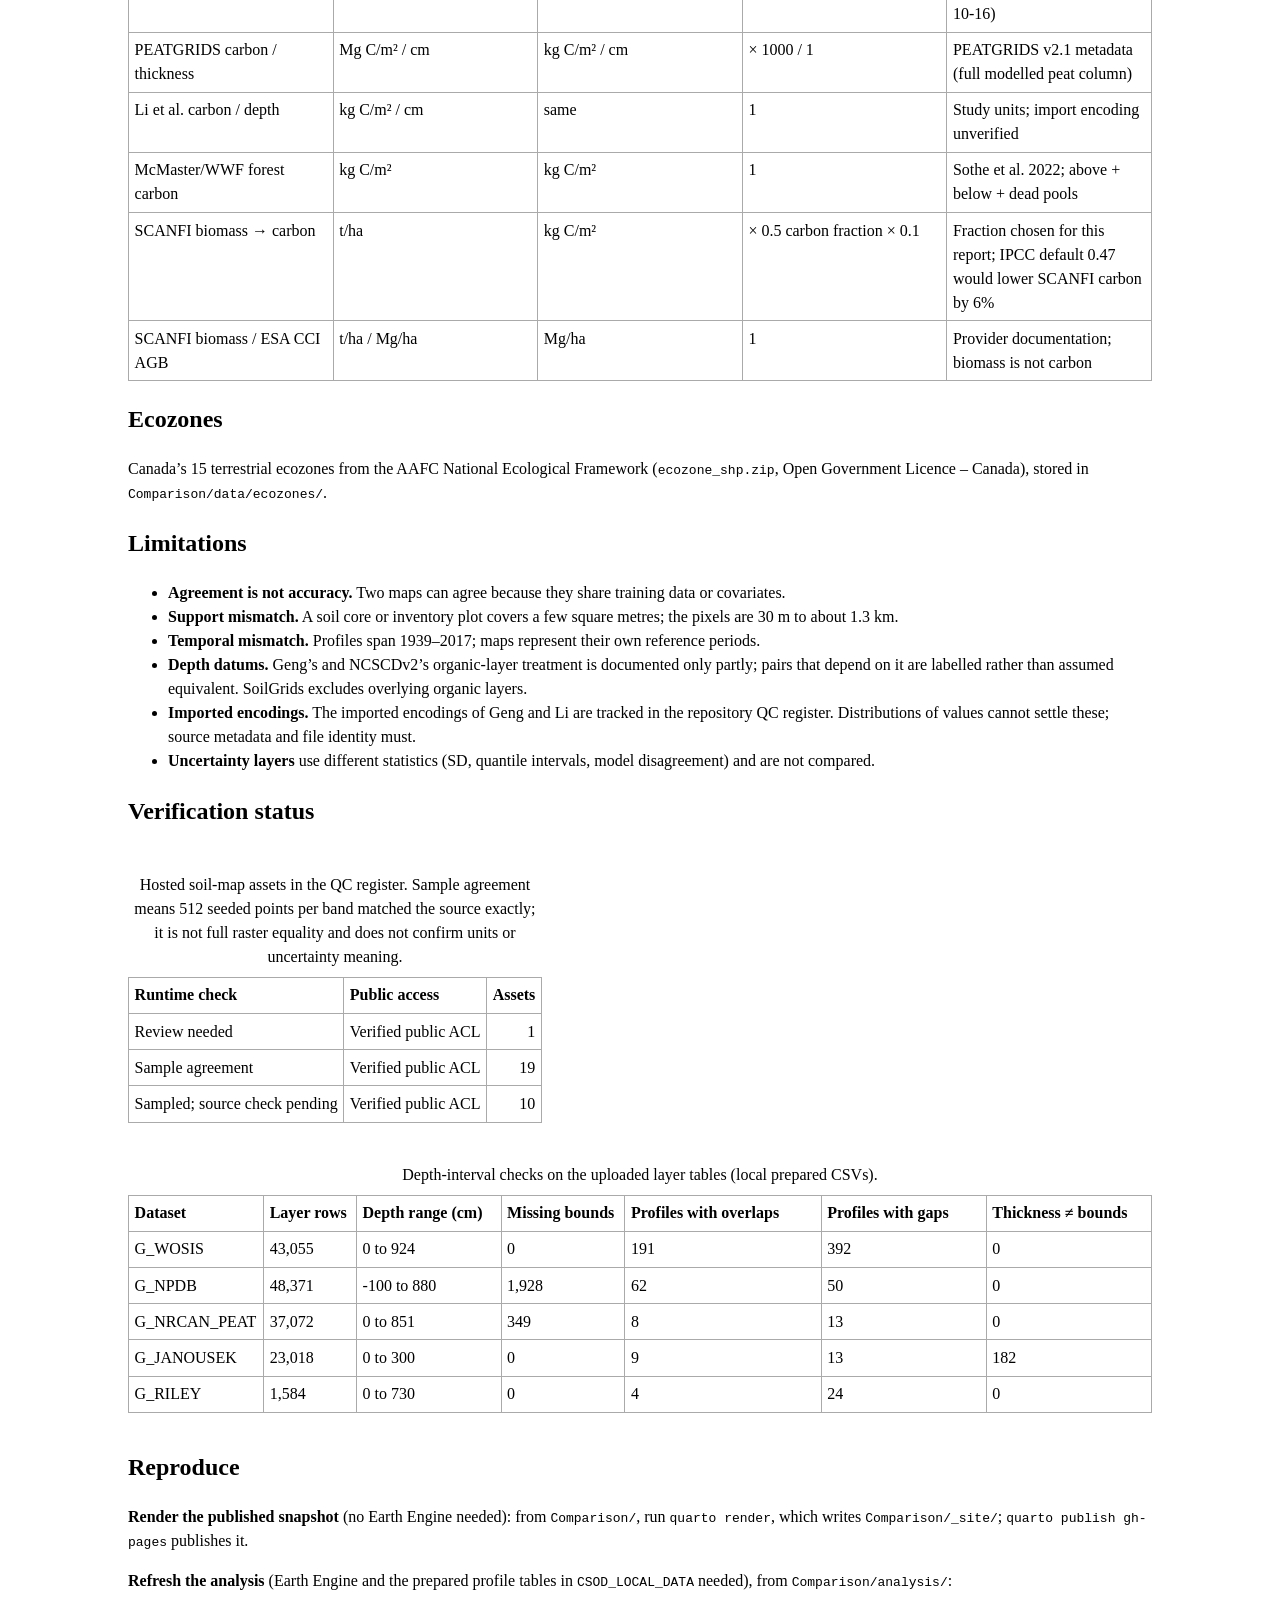
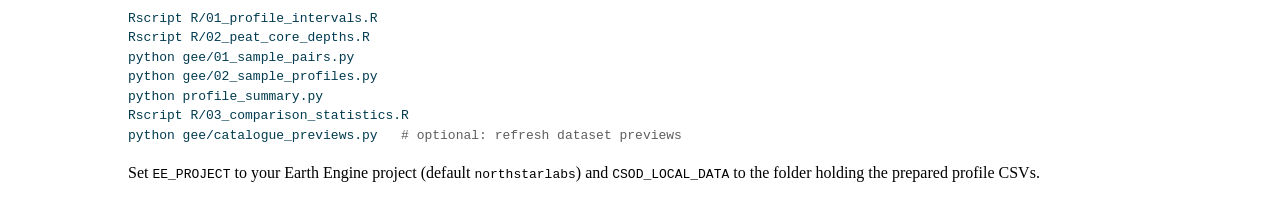
<file: report/methods.html>
<!DOCTYPE html>
<html xmlns="http://www.w3.org/1999/xhtml" lang="en-CA" xml:lang="en-CA"><head>

<meta charset="utf-8">
<meta name="generator" content="quarto-1.9.37">

<meta name="viewport" content="width=device-width, initial-scale=1.0, user-scalable=yes">


<title>Methods – State of Carbon Data in Canada</title>
<style>
/* Default styles provided by pandoc.
** See https://pandoc.org/MANUAL.html#variables-for-html for config info.
*/
code{white-space: pre-wrap;}
span.smallcaps{font-variant: small-caps;}
div.columns{display: flex; gap: min(4vw, 1.5em);}
div.column{flex: auto; overflow-x: auto;}
div.hanging-indent{margin-left: 1.5em; text-indent: -1.5em;}
ul.task-list{list-style: none;}
ul.task-list li input[type="checkbox"] {
  width: 0.8em;
  margin: 0 0.8em 0.2em -1em; /* quarto-specific, see https://github.com/quarto-dev/quarto-cli/issues/4556 */ 
  vertical-align: middle;
}
.display.math{display: block; text-align: center; margin: 0.5rem auto;}
/* CSS for syntax highlighting */
html { -webkit-text-size-adjust: 100%; }
pre > code.sourceCode { white-space: pre; position: relative; }
pre > code.sourceCode > span { display: inline-block; line-height: 1.25; }
pre > code.sourceCode > span:empty { height: 1.2em; }
.sourceCode { overflow: visible; }
code.sourceCode > span { color: inherit; text-decoration: inherit; }
div.sourceCode { margin: 1em 0; }
pre.sourceCode { margin: 0; }
@media screen {
div.sourceCode { overflow: auto; }
}
@media print {
pre > code.sourceCode { white-space: pre-wrap; }
pre > code.sourceCode > span { text-indent: -5em; padding-left: 5em; }
}
pre.numberSource code
  { counter-reset: source-line 0; }
pre.numberSource code > span
  { position: relative; left: -4em; counter-increment: source-line; }
pre.numberSource code > span > a:first-child::before
  { content: counter(source-line);
    position: relative; left: -1em; text-align: right; vertical-align: baseline;
    border: none; display: inline-block;
    -webkit-touch-callout: none; -webkit-user-select: none;
    -khtml-user-select: none; -moz-user-select: none;
    -ms-user-select: none; user-select: none;
    padding: 0 4px; width: 4em;
  }
pre.numberSource { margin-left: 3em;  padding-left: 4px; }
div.sourceCode
  {   }
@media screen {
pre > code.sourceCode > span > a:first-child::before { text-decoration: underline; }
}
</style>


<script src="../site_libs/clipboard/clipboard.min.js"></script>
<script src="../site_libs/quarto-html/tabby.min.js"></script>
<script src="../site_libs/quarto-html/popper.min.js"></script>
<script src="../site_libs/quarto-html/tippy.umd.min.js"></script>
<link href="../site_libs/quarto-html/tippy.css" rel="stylesheet">
<link href="../site_libs/quarto-html/light-border.css" rel="stylesheet">
<link href="../site_libs/quarto-html/quarto-html-640605f58ae58ee79329c070719e555b.min.css" rel="stylesheet" append-hash="true" data-mode="light">
<link href="../site_libs/quarto-html/quarto-syntax-highlighting-7f8f88aac4f3542376d5c11b86a4c14d.css" rel="stylesheet" id="quarto-text-highlighting-styles">


<link rel="stylesheet" href="../assets/plain.css">
</head>

<body>


<header id="title-block-header">
<h1 class="title">Methods</h1>

</header>


<p><a href="../index.html">Data and summaries</a> · <a href="../compare.html">Comparisons</a> · <a href="../use.html">How to use</a> · <a href="../report/methods.html">Methods</a> · <a href="../downloads.html">Downloads</a> · <a href="../sources.html">Sources</a></p>
<h2 id="analytical-design">Analytical design</h2>
<table class="caption-top">
<colgroup>
<col style="width: 50%">
<col style="width: 50%">
</colgroup>
<tbody>
<tr class="odd">
<td><strong>Question</strong></td>
<td>Where do Canadian carbon products agree or disagree when compared like with like, and how do soil maps compare with field profiles? The McMaster/WWF maps (Sothe et al.&nbsp;2022) are compared first.</td>
</tr>
<tr class="even">
<td><strong>Estimand</strong></td>
<td>Per-pixel differences (A − B) on each pair’s coarser native grid, summarised as mean difference, RMSD, Pearson r and share within ±25%, nationally and by terrestrial ecozone. At profiles: map value at the containing pixel vs the thickness-weighted observed value for the same interval and depth datum.</td>
</tr>
<tr class="odd">
<td><strong>Data roles</strong></td>
<td>Maps are products being compared; none is treated as truth. Profiles are observations, but not independent validation where they trained a map. Ecozones are reporting units only.</td>
</tr>
<tr class="even">
<td><strong>Method</strong></td>
<td>Documented unit conversion, mean aggregation of the finer product to the coarser grid, differencing and descriptive statistics. Two derivations, both labelled: a SoilGrids 0–100 cm stock from its carbon density, and SCANFI carbon from biomass × 0.5. No modelling, gap-filling or bias correction.</td>
</tr>
<tr class="odd">
<td><strong>Not part of this analysis</strong></td>
<td>Deriving stocks from concentration × bulk density for Geng; deduplicating profiles across datasets; forest plot comparisons (no plots ingested yet); propagating map uncertainty.</td>
</tr>
</tbody>
</table>
<h2 id="rules-for-pairing-products">Rules for pairing products</h2>
<ol type="1">
<li><strong>Same quantity, same depth or pool.</strong> Products are paired only when both report the same quantity for the same depth interval, or the same pool and year. Everything else is listed, with the reason, under “Products not compared”. Two McMaster/WWF pairs are labelled exceptions:
<ul>
<li><strong>Sothe vs SoilGrids 0–100 cm.</strong> SoilGrids has no released 0–100 cm stock, so one is derived from its carbon density.</li>
<li><strong>McMaster/WWF forest carbon vs SCANFI.</strong> The pools differ: McMaster includes belowground and dead carbon.</li>
</ul></li>
<li><strong>Depth datum, not just depth label.</strong> Each pair records its depth datum and whether that is matched, still to verify, or may differ. Fixed-depth mineral-soil stocks, organic-inclusive stocks and full-column peat stocks are kept in separate categories and never ranked together.</li>
<li><strong>Coarser grid per pair.</strong> Each pair is compared on the coarser of its two native grids. The finer product is mean-aggregated (Earth Engine <code>reduceResolution</code>, mean of contributing pixels) to that grid. Nothing is upsampled.</li>
<li><strong>Documented units only.</strong> Values are converted with the providers’ documented factors to one unit per quantity.</li>
<li><strong>Missing data stay missing.</strong> PEATGRIDS stores missing values as NaN in unmasked pixels outside mapped peatland. Its non-negative variables are masked with <code>updateMask(image.gte(0))</code> at the product definition, before any sampling, aggregation or display. Recorded zeros (for example NCSCDv2 rock and ice units) are kept as values.</li>
</ol>
<div class="cell" data-layout-align="left">
<div class="cell-output-display">
<table class="caption-top">
<caption>All pairs, in report order.</caption>
<colgroup>
<col style="width: 2%">
<col style="width: 9%">
<col style="width: 8%">
<col style="width: 9%">
<col style="width: 11%">
<col style="width: 3%">
<col style="width: 18%">
<col style="width: 37%">
</colgroup>
<thead>
<tr class="header">
<th style="text-align: left;"></th>
<th style="text-align: left;">Quantity</th>
<th style="text-align: left;">A</th>
<th style="text-align: left;">B</th>
<th style="text-align: left;">Comparison grid</th>
<th style="text-align: left;">Region</th>
<th style="text-align: left;">Units and conversions</th>
<th style="text-align: left;">Depth / pool</th>
</tr>
</thead>
<tbody>
<tr class="odd">
<td style="text-align: left;">McMaster/WWF</td>
<td style="text-align: left;">SOC stock 0–100 cm</td>
<td style="text-align: left;">Sothe SOC stock 0–1 m (McMaster/WWF)</td>
<td style="text-align: left;">SoilGrids SOC stock 0–100 cm (derived from carbon density)</td>
<td style="text-align: left;">SoilGrids SOC stock 0–100 cm (derived from carbon density) native grid</td>
<td style="text-align: left;">Canada</td>
<td style="text-align: left;">kg C/m²; Sothe kg C/m² (0–1 m); SoilGrids carbon density hg/m³ ÷10 × interval thickness, summed over 0–100 cm</td>
<td style="text-align: left;"><span class="pill prov">derived stock</span> Both 0–100 cm. The SoilGrids stock is derived here from its carbon density (no 0–100 cm stock is released), and SoilGrids excludes overlying organic layers</td>
</tr>
<tr class="even">
<td style="text-align: left;">McMaster/WWF</td>
<td style="text-align: left;">Forest carbon: McMaster/WWF total vs SCANFI aboveground</td>
<td style="text-align: left;">McMaster/WWF forest carbon (above + below + dead)</td>
<td style="text-align: left;">SCANFI v1.2 aboveground carbon (biomass × 0.5)</td>
<td style="text-align: left;">McMaster/WWF forest carbon (above + below + dead) native grid</td>
<td style="text-align: left;">Canada</td>
<td style="text-align: left;">kg C/m²; SCANFI t/ha × 0.5 carbon fraction × 0.1; compared where at least one product is above zero</td>
<td style="text-align: left;"><span class="pill prov">pools differ</span> Pools differ: McMaster includes belowground and dead carbon, SCANFI is aboveground only; A − B mixes those pools with genuine disagreement. McMaster ~2015–2019 inputs vs SCANFI 2020</td>
</tr>
<tr class="odd">
<td style="text-align: left;">McMaster/WWF</td>
<td style="text-align: left;">SOC stock 0–100 cm</td>
<td style="text-align: left;">Sothe SOC stock 0–1 m (McMaster/WWF)</td>
<td style="text-align: left;">NCSCDv2 SOC 0–100 cm</td>
<td style="text-align: left;">NCSCDv2 SOC 0–100 cm native grid</td>
<td style="text-align: left;">Canada</td>
<td style="text-align: left;">kg C/m²; Sothe kg C/m² (0–1 m); NCSCDv2 hg C/m² ÷10</td>
<td style="text-align: left;"><span class="pill ok">matched</span> Both 0–100 cm stocks</td>
</tr>
<tr class="even">
<td style="text-align: left;"></td>
<td style="text-align: left;">SOC concentration 0–5 cm</td>
<td style="text-align: left;">Geng SOC 0–5 cm</td>
<td style="text-align: left;">SoilGrids SOC 0–5 cm</td>
<td style="text-align: left;">SoilGrids SOC 0–5 cm native grid</td>
<td style="text-align: left;">Canada</td>
<td style="text-align: left;">g/kg; Geng % ×10; SoilGrids dg/kg ÷10</td>
<td style="text-align: left;"><span class="pill prov">datum to verify</span> Mineral surface: SoilGrids removes overlying organic layers; Geng follows CanSIS pedon depths (mineral surface = 0, to verify)</td>
</tr>
<tr class="odd">
<td style="text-align: left;"></td>
<td style="text-align: left;">Bulk density 0–5 cm</td>
<td style="text-align: left;">Geng BD 0–5 cm</td>
<td style="text-align: left;">SoilGrids BD 0–5 cm</td>
<td style="text-align: left;">SoilGrids BD 0–5 cm native grid</td>
<td style="text-align: left;">Canada</td>
<td style="text-align: left;">g/cm³; SoilGrids cg/cm³ ÷100</td>
<td style="text-align: left;"><span class="pill prov">datum to verify</span> Mineral surface: SoilGrids removes overlying organic layers; Geng follows CanSIS pedon depths (mineral surface = 0, to verify)</td>
</tr>
<tr class="even">
<td style="text-align: left;"></td>
<td style="text-align: left;">SOC concentration 5–15 cm</td>
<td style="text-align: left;">Geng SOC 5–15 cm</td>
<td style="text-align: left;">SoilGrids SOC 5–15 cm</td>
<td style="text-align: left;">SoilGrids SOC 5–15 cm native grid</td>
<td style="text-align: left;">Canada</td>
<td style="text-align: left;">g/kg; Geng % ×10; SoilGrids dg/kg ÷10</td>
<td style="text-align: left;"><span class="pill prov">datum to verify</span> Mineral surface: SoilGrids removes overlying organic layers; Geng follows CanSIS pedon depths (mineral surface = 0, to verify)</td>
</tr>
<tr class="odd">
<td style="text-align: left;"></td>
<td style="text-align: left;">Bulk density 5–15 cm</td>
<td style="text-align: left;">Geng BD 5–15 cm</td>
<td style="text-align: left;">SoilGrids BD 5–15 cm</td>
<td style="text-align: left;">SoilGrids BD 5–15 cm native grid</td>
<td style="text-align: left;">Canada</td>
<td style="text-align: left;">g/cm³; SoilGrids cg/cm³ ÷100</td>
<td style="text-align: left;"><span class="pill prov">datum to verify</span> Mineral surface: SoilGrids removes overlying organic layers; Geng follows CanSIS pedon depths (mineral surface = 0, to verify)</td>
</tr>
<tr class="even">
<td style="text-align: left;"></td>
<td style="text-align: left;">SOC concentration 15–30 cm</td>
<td style="text-align: left;">Geng SOC 15–30 cm</td>
<td style="text-align: left;">SoilGrids SOC 15–30 cm</td>
<td style="text-align: left;">SoilGrids SOC 15–30 cm native grid</td>
<td style="text-align: left;">Canada</td>
<td style="text-align: left;">g/kg; Geng % ×10; SoilGrids dg/kg ÷10</td>
<td style="text-align: left;"><span class="pill prov">datum to verify</span> Mineral surface: SoilGrids removes overlying organic layers; Geng follows CanSIS pedon depths (mineral surface = 0, to verify)</td>
</tr>
<tr class="odd">
<td style="text-align: left;"></td>
<td style="text-align: left;">Bulk density 15–30 cm</td>
<td style="text-align: left;">Geng BD 15–30 cm</td>
<td style="text-align: left;">SoilGrids BD 15–30 cm</td>
<td style="text-align: left;">SoilGrids BD 15–30 cm native grid</td>
<td style="text-align: left;">Canada</td>
<td style="text-align: left;">g/cm³; SoilGrids cg/cm³ ÷100</td>
<td style="text-align: left;"><span class="pill prov">datum to verify</span> Mineral surface: SoilGrids removes overlying organic layers; Geng follows CanSIS pedon depths (mineral surface = 0, to verify)</td>
</tr>
<tr class="even">
<td style="text-align: left;"></td>
<td style="text-align: left;">SOC concentration 30–60 cm</td>
<td style="text-align: left;">Geng SOC 30–60 cm</td>
<td style="text-align: left;">SoilGrids SOC 30–60 cm</td>
<td style="text-align: left;">SoilGrids SOC 30–60 cm native grid</td>
<td style="text-align: left;">Canada</td>
<td style="text-align: left;">g/kg; Geng % ×10; SoilGrids dg/kg ÷10</td>
<td style="text-align: left;"><span class="pill prov">datum to verify</span> Mineral surface: SoilGrids removes overlying organic layers; Geng follows CanSIS pedon depths (mineral surface = 0, to verify)</td>
</tr>
<tr class="odd">
<td style="text-align: left;"></td>
<td style="text-align: left;">Bulk density 30–60 cm</td>
<td style="text-align: left;">Geng BD 30–60 cm</td>
<td style="text-align: left;">SoilGrids BD 30–60 cm</td>
<td style="text-align: left;">SoilGrids BD 30–60 cm native grid</td>
<td style="text-align: left;">Canada</td>
<td style="text-align: left;">g/cm³; SoilGrids cg/cm³ ÷100</td>
<td style="text-align: left;"><span class="pill prov">datum to verify</span> Mineral surface: SoilGrids removes overlying organic layers; Geng follows CanSIS pedon depths (mineral surface = 0, to verify)</td>
</tr>
<tr class="even">
<td style="text-align: left;"></td>
<td style="text-align: left;">SOC concentration 60–100 cm</td>
<td style="text-align: left;">Geng SOC 60–100 cm</td>
<td style="text-align: left;">SoilGrids SOC 60–100 cm</td>
<td style="text-align: left;">SoilGrids SOC 60–100 cm native grid</td>
<td style="text-align: left;">Canada</td>
<td style="text-align: left;">g/kg; Geng % ×10; SoilGrids dg/kg ÷10</td>
<td style="text-align: left;"><span class="pill prov">datum to verify</span> Mineral surface: SoilGrids removes overlying organic layers; Geng follows CanSIS pedon depths (mineral surface = 0, to verify)</td>
</tr>
<tr class="odd">
<td style="text-align: left;"></td>
<td style="text-align: left;">Bulk density 60–100 cm</td>
<td style="text-align: left;">Geng BD 60–100 cm</td>
<td style="text-align: left;">SoilGrids BD 60–100 cm</td>
<td style="text-align: left;">SoilGrids BD 60–100 cm native grid</td>
<td style="text-align: left;">Canada</td>
<td style="text-align: left;">g/cm³; SoilGrids cg/cm³ ÷100</td>
<td style="text-align: left;"><span class="pill prov">datum to verify</span> Mineral surface: SoilGrids removes overlying organic layers; Geng follows CanSIS pedon depths (mineral surface = 0, to verify)</td>
</tr>
<tr class="even">
<td style="text-align: left;"></td>
<td style="text-align: left;">SOC stock 0–30 cm</td>
<td style="text-align: left;">SoilGrids OC stock 0–30 cm</td>
<td style="text-align: left;">NCSCDv2 SOC 0–30 cm</td>
<td style="text-align: left;">NCSCDv2 SOC 0–30 cm native grid</td>
<td style="text-align: left;">Canada</td>
<td style="text-align: left;">kg C/m²; SoilGrids t/ha ÷10; NCSCDv2 hg C/m² ÷10</td>
<td style="text-align: left;"><span class="pill prov">datum may differ</span> Same nominal 0–30 cm, but SoilGrids excludes overlying organic layers while NCSCDv2 is built from pedons measured from the soil surface (organic treatment to verify)</td>
</tr>
<tr class="odd">
<td style="text-align: left;"></td>
<td style="text-align: left;">Peat thickness</td>
<td style="text-align: left;">Li peat depth</td>
<td style="text-align: left;">PEATGRIDS peat thickness</td>
<td style="text-align: left;">PEATGRIDS peat thickness native grid</td>
<td style="text-align: left;">Hudson Plain ecozone</td>
<td style="text-align: left;">cm; Both are modelled full peat columns</td>
<td style="text-align: left;"><span class="pill ok">matched</span> Full modelled peat column in both</td>
</tr>
<tr class="even">
<td style="text-align: left;"></td>
<td style="text-align: left;">Peat carbon (full column)</td>
<td style="text-align: left;">Li peat carbon</td>
<td style="text-align: left;">PEATGRIDS peat carbon (full column)</td>
<td style="text-align: left;">PEATGRIDS peat carbon (full column) native grid</td>
<td style="text-align: left;">Hudson Plain ecozone</td>
<td style="text-align: left;">kg C/m²; PEATGRIDS Mg C/m² ×1000</td>
<td style="text-align: left;"><span class="pill ok">matched</span> Full modelled peat column in both</td>
</tr>
<tr class="odd">
<td style="text-align: left;"></td>
<td style="text-align: left;">Aboveground biomass 2020</td>
<td style="text-align: left;">SCANFI v1.2 AGB 2020</td>
<td style="text-align: left;">ESA CCI v6 AGB 2020</td>
<td style="text-align: left;">ESA CCI v6 AGB 2020 native grid</td>
<td style="text-align: left;">Canada</td>
<td style="text-align: left;">Mg/ha; Both aboveground biomass for 2020; compared where at least one product is above zero</td>
<td style="text-align: left;"><span class="pill ok">matched</span> Aboveground pool, 2020, in both</td>
</tr>
</tbody>
</table>
</div>
</div>
<h2 id="sampling-and-maps">Sampling and maps</h2>
<p>Statistics come from <strong>30,000 random points</strong>, uniform in area. They are drawn in Canada Albers equal-area (ESRI:102001) within the terrestrial ecozones, seed 42. The peat pairs use <strong>1,500 points</strong> in the Hudson Plain ecozone (seed 43). At each point, both products of a pair are read on the pair’s comparison grid.</p>
<p><strong>Each band is sampled independently</strong> (<code>reduceRegions</code> with a per-band <code>first</code> reducer). A point missing one depth, one variable or one product is dropped only for the pair that needs it. Earth Engine’s <code>sampleRegions</code> would instead drop a point from every band when any band is masked. For aboveground biomass and forest carbon, points where both products are zero are dropped, so shared non-forest does not inflate agreement.</p>
<p><strong>Maps are drawn from the same samples.</strong> Each hexagon shows the mean of the sampled comparison-grid pixels inside it, for A, B and A − B. Hexagons are 100 km across nationally and 40 km in the Hudson Plain, and only points where both products have data are used. The aggregation is therefore explicit, and the maps use the same points, units and eligibility rules as the tables.</p>
<h2 id="profiles">Profiles</h2>
<ul>
<li><strong>Depth matching:</strong> layers are combined into each map interval by thickness-weighted mean, only where they cover the whole interval with no gaps or overlaps. No extrapolation and no splines.</li>
<li><strong>Two depth datums, kept separate:</strong>
<ul>
<li><em>Mineral surface</em>: organic surface layers removed (WoSIS <code>organic_surface</code>; NPDB horizons above 0 cm, i.e.&nbsp;LFH) and the first remaining layer set to 0 cm. WoSIS and NPDB only. Used with Geng and SoilGrids, because SoilGrids removes overlying organic layers.</li>
<li><em>Profile surface</em>: depth from the top of the profile, organic layers included; NPDB is shifted so its profile top is 0. Used with the organic-inclusive stock maps (Sothe, NCSCDv2) and for the dataset inventory.</li>
</ul></li>
<li><strong>Peat thickness:</strong> the NRCan peat cores’ recorded organic depth (<code>ORG_DEPTH</code>) is compared with modelled peat thickness.</li>
<li><strong>Stocks at 0–30 and 0–100 cm:</strong> sums of each dataset’s own layer stock values times the fraction of each layer inside the interval. No bulk density is gap-filled.</li>
<li><strong>Exclusions:</strong>
<ul>
<li>Riley bulk density: units are unverified, so it is kept in the inventory but excluded from every quantitative result.</li>
<li>Janousek: profiles whose recorded layer thickness disagrees with their boundaries by more than 0.01 cm are excluded from depth integration.</li>
</ul></li>
<li><strong>Map values:</strong> each profile takes the value of the map pixel that contains it, at the map’s native grid, with each band read independently.</li>
<li><strong>Units:</strong> organic carbon in g/kg (WoSIS stored in g/kg; the others in %, ×10); bulk density in g/cm³; stocks in kg C/m². Layer stocks reproduce <code>C(g/kg) × BD × thickness / 100</code> for WoSIS and <code>C(%) × BD × thickness / 10</code> for Janousek. NRCan provider stocks are close to, but not identical with, the corresponding expression, so the provider values are used as given.</li>
</ul>
<h2 id="unit-conversions">Unit conversions</h2>
<table class="caption-top">
<colgroup>
<col style="width: 20%">
<col style="width: 20%">
<col style="width: 20%">
<col style="width: 20%">
<col style="width: 20%">
</colgroup>
<thead>
<tr class="header">
<th>Product</th>
<th>Stored</th>
<th>Converted to</th>
<th>Factor</th>
<th>Source</th>
</tr>
</thead>
<tbody>
<tr class="odd">
<td>SoilGrids <code>soc</code></td>
<td>dg/kg</td>
<td>g/kg</td>
<td>÷ 10</td>
<td>ISRIC SoilGrids FAQ</td>
</tr>
<tr class="even">
<td>SoilGrids <code>bdod</code></td>
<td>cg/cm³</td>
<td>g/cm³</td>
<td>÷ 100</td>
<td>ISRIC SoilGrids FAQ</td>
</tr>
<tr class="odd">
<td>SoilGrids <code>ocs</code></td>
<td>t/ha</td>
<td>kg C/m²</td>
<td>÷ 10</td>
<td>ISRIC SoilGrids FAQ</td>
</tr>
<tr class="even">
<td>SoilGrids <code>ocd</code> → 0–100 cm stock (derived)</td>
<td>hg/m³</td>
<td>kg C/m²</td>
<td>÷ 10, × interval thickness (m), summed over 0–5 … 60–100 cm</td>
<td>ISRIC SoilGrids FAQ; derivation here</td>
</tr>
<tr class="odd">
<td>Geng SOC</td>
<td>%</td>
<td>g/kg</td>
<td>× 10</td>
<td>Provider (CanSIS); imported encoding still pending</td>
</tr>
<tr class="even">
<td>Geng BD</td>
<td>g/cm³</td>
<td>g/cm³</td>
<td>1</td>
<td>Provider (CanSIS); imported encoding still pending</td>
</tr>
<tr class="odd">
<td>NCSCDv2 SOCC30 / SOCC100</td>
<td>hg C/m²</td>
<td>kg C/m²</td>
<td>÷ 10</td>
<td>Bolin Centre NCSCD raster documentation</td>
</tr>
<tr class="even">
<td>Sothe stock (hosted v2.0)</td>
<td>kg C/m²</td>
<td>kg C/m²</td>
<td>1</td>
<td>Sothe et al.&nbsp;2022; 0–1 m (maintainer-confirmed 2026-10-16)</td>
</tr>
<tr class="odd">
<td>PEATGRIDS carbon / thickness</td>
<td>Mg C/m² / cm</td>
<td>kg C/m² / cm</td>
<td>× 1000 / 1</td>
<td>PEATGRIDS v2.1 metadata (full modelled peat column)</td>
</tr>
<tr class="even">
<td>Li et al.&nbsp;carbon / depth</td>
<td>kg C/m² / cm</td>
<td>same</td>
<td>1</td>
<td>Study units; import encoding unverified</td>
</tr>
<tr class="odd">
<td>McMaster/WWF forest carbon</td>
<td>kg C/m²</td>
<td>kg C/m²</td>
<td>1</td>
<td>Sothe et al.&nbsp;2022; above + below + dead pools</td>
</tr>
<tr class="even">
<td>SCANFI biomass → carbon</td>
<td>t/ha</td>
<td>kg C/m²</td>
<td>× 0.5 carbon fraction × 0.1</td>
<td>Fraction chosen for this report; IPCC default 0.47 would lower SCANFI carbon by 6%</td>
</tr>
<tr class="odd">
<td>SCANFI biomass / ESA CCI AGB</td>
<td>t/ha / Mg/ha</td>
<td>Mg/ha</td>
<td>1</td>
<td>Provider documentation; biomass is not carbon</td>
</tr>
</tbody>
</table>
<h2 id="ecozones">Ecozones</h2>
<p>Canada’s 15 terrestrial ecozones from the AAFC National Ecological Framework (<code>ecozone_shp.zip</code>, Open Government Licence – Canada), stored in <code>Comparison/data/ecozones/</code>.</p>
<h2 id="limitations">Limitations</h2>
<ul>
<li><strong>Agreement is not accuracy.</strong> Two maps can agree because they share training data or covariates.</li>
<li><strong>Support mismatch.</strong> A soil core or inventory plot covers a few square metres; the pixels are 30 m to about 1.3 km.</li>
<li><strong>Temporal mismatch.</strong> Profiles span 1939–2017; maps represent their own reference periods.</li>
<li><strong>Depth datums.</strong> Geng’s and NCSCDv2’s organic-layer treatment is documented only partly; pairs that depend on it are labelled rather than assumed equivalent. SoilGrids excludes overlying organic layers.</li>
<li><strong>Imported encodings.</strong> The imported encodings of Geng and Li are tracked in the repository QC register. Distributions of values cannot settle these; source metadata and file identity must.</li>
<li><strong>Uncertainty layers</strong> use different statistics (SD, quantile intervals, model disagreement) and are not compared.</li>
</ul>
<h2 id="verification-status">Verification status</h2>
<div class="cell" data-layout-align="left">
<div class="cell-output-display">
<table class="caption-top">
<caption>Hosted soil-map assets in the QC register. Sample agreement means 512 seeded points per band matched the source exactly; it is not full raster equality and does not confirm units or uncertainty meaning.</caption>
<thead>
<tr class="header">
<th style="text-align: left;">Runtime check</th>
<th style="text-align: left;">Public access</th>
<th style="text-align: right;">Assets</th>
</tr>
</thead>
<tbody>
<tr class="odd">
<td style="text-align: left;">Review needed</td>
<td style="text-align: left;">Verified public ACL</td>
<td style="text-align: right;">1</td>
</tr>
<tr class="even">
<td style="text-align: left;">Sample agreement</td>
<td style="text-align: left;">Verified public ACL</td>
<td style="text-align: right;">19</td>
</tr>
<tr class="odd">
<td style="text-align: left;">Sampled; source check pending</td>
<td style="text-align: left;">Verified public ACL</td>
<td style="text-align: right;">10</td>
</tr>
</tbody>
</table>
</div>
</div>
<div class="cell" data-layout-align="left">
<div class="cell-output-display">
<table class="caption-top" style="width:100%;">
<caption>Depth-interval checks on the uploaded layer tables (local prepared CSVs).</caption>
<colgroup>
<col style="width: 11%">
<col style="width: 9%">
<col style="width: 14%">
<col style="width: 12%">
<col style="width: 19%">
<col style="width: 16%">
<col style="width: 16%">
</colgroup>
<thead>
<tr class="header">
<th style="text-align: left;">Dataset</th>
<th style="text-align: left;">Layer rows</th>
<th style="text-align: left;">Depth range (cm)</th>
<th style="text-align: left;">Missing bounds</th>
<th style="text-align: left;">Profiles with overlaps</th>
<th style="text-align: left;">Profiles with gaps</th>
<th style="text-align: left;">Thickness ≠ bounds</th>
</tr>
</thead>
<tbody>
<tr class="odd">
<td style="text-align: left;">G_WOSIS</td>
<td style="text-align: left;">43,055</td>
<td style="text-align: left;">0 to 924</td>
<td style="text-align: left;">0</td>
<td style="text-align: left;">191</td>
<td style="text-align: left;">392</td>
<td style="text-align: left;">0</td>
</tr>
<tr class="even">
<td style="text-align: left;">G_NPDB</td>
<td style="text-align: left;">48,371</td>
<td style="text-align: left;">-100 to 880</td>
<td style="text-align: left;">1,928</td>
<td style="text-align: left;">62</td>
<td style="text-align: left;">50</td>
<td style="text-align: left;">0</td>
</tr>
<tr class="odd">
<td style="text-align: left;">G_NRCAN_PEAT</td>
<td style="text-align: left;">37,072</td>
<td style="text-align: left;">0 to 851</td>
<td style="text-align: left;">349</td>
<td style="text-align: left;">8</td>
<td style="text-align: left;">13</td>
<td style="text-align: left;">0</td>
</tr>
<tr class="even">
<td style="text-align: left;">G_JANOUSEK</td>
<td style="text-align: left;">23,018</td>
<td style="text-align: left;">0 to 300</td>
<td style="text-align: left;">0</td>
<td style="text-align: left;">9</td>
<td style="text-align: left;">13</td>
<td style="text-align: left;">182</td>
</tr>
<tr class="odd">
<td style="text-align: left;">G_RILEY</td>
<td style="text-align: left;">1,584</td>
<td style="text-align: left;">0 to 730</td>
<td style="text-align: left;">0</td>
<td style="text-align: left;">4</td>
<td style="text-align: left;">24</td>
<td style="text-align: left;">0</td>
</tr>
</tbody>
</table>
</div>
</div>
<h2 id="reproduce">Reproduce</h2>
<p><strong>Render the published snapshot</strong> (no Earth Engine needed): from <code>Comparison/</code>, run <code>quarto render</code>, which writes <code>Comparison/_site/</code>; <code>quarto publish gh-pages</code> publishes it.</p>
<p><strong>Refresh the analysis</strong> (Earth Engine and the prepared profile tables in <code>CSOD_LOCAL_DATA</code> needed), from <code>Comparison/analysis/</code>:</p>
<div class="code-copy-outer-scaffold"><div class="sourceCode" id="cb1"><pre class="sourceCode bash code-with-copy"><code class="sourceCode bash"><span id="cb1-1"><a href="#cb1-1" aria-hidden="true" tabindex="-1"></a><span class="ex">Rscript</span> R/01_profile_intervals.R</span>
<span id="cb1-2"><a href="#cb1-2" aria-hidden="true" tabindex="-1"></a><span class="ex">Rscript</span> R/02_peat_core_depths.R</span>
<span id="cb1-3"><a href="#cb1-3" aria-hidden="true" tabindex="-1"></a><span class="ex">python</span> gee/01_sample_pairs.py</span>
<span id="cb1-4"><a href="#cb1-4" aria-hidden="true" tabindex="-1"></a><span class="ex">python</span> gee/02_sample_profiles.py</span>
<span id="cb1-5"><a href="#cb1-5" aria-hidden="true" tabindex="-1"></a><span class="ex">python</span> profile_summary.py</span>
<span id="cb1-6"><a href="#cb1-6" aria-hidden="true" tabindex="-1"></a><span class="ex">Rscript</span> R/03_comparison_statistics.R</span>
<span id="cb1-7"><a href="#cb1-7" aria-hidden="true" tabindex="-1"></a><span class="ex">python</span> gee/catalogue_previews.py   <span class="co"># optional: refresh dataset previews</span></span></code></pre></div><button title="Copy to Clipboard" class="code-copy-button"><i class="bi"></i></button></div>
<p>Set <code>EE_PROJECT</code> to your Earth Engine project (default <code>northstarlabs</code>) and <code>CSOD_LOCAL_DATA</code> to the folder holding the prepared profile CSVs.</p>


<script id="quarto-html-after-body" type="application/javascript">
  window.document.addEventListener("DOMContentLoaded", function (event) {
    const tabsets =  window.document.querySelectorAll(".panel-tabset-tabby")
    tabsets.forEach(function(tabset) {
      const tabby = new Tabby('#' + tabset.id);
    });
    const isCodeAnnotation = (el) => {
      for (const clz of el.classList) {
        if (clz.startsWith('code-annotation-')) {                     
          return true;
        }
      }
      return false;
    }
    const onCopySuccess = function(e) {
      // button target
      const button = e.trigger;
      // don't keep focus
      button.blur();
      // flash "checked"
      button.classList.add('code-copy-button-checked');
      var currentTitle = button.getAttribute("title");
      button.setAttribute("title", "Copied!");
      let tooltip;
      if (window.bootstrap) {
        button.setAttribute("data-bs-toggle", "tooltip");
        button.setAttribute("data-bs-placement", "left");
        button.setAttribute("data-bs-title", "Copied!");
        tooltip = new bootstrap.Tooltip(button, 
          { trigger: "manual", 
            customClass: "code-copy-button-tooltip",
            offset: [0, -8]});
        tooltip.show();    
      }
      setTimeout(function() {
        if (tooltip) {
          tooltip.hide();
          button.removeAttribute("data-bs-title");
          button.removeAttribute("data-bs-toggle");
          button.removeAttribute("data-bs-placement");
        }
        button.setAttribute("title", currentTitle);
        button.classList.remove('code-copy-button-checked');
      }, 1000);
      // clear code selection
      e.clearSelection();
    }
    const getTextToCopy = function(trigger) {
      const outerScaffold = trigger.parentElement.cloneNode(true);
      const codeEl = outerScaffold.querySelector('code');
      for (const childEl of codeEl.children) {
        if (isCodeAnnotation(childEl)) {
          childEl.remove();
        }
      }
      return codeEl.innerText;
    }
    const clipboard = new window.ClipboardJS('.code-copy-button:not([data-in-quarto-modal])', {
      text: getTextToCopy
    });
    clipboard.on('success', onCopySuccess);
    if (window.document.getElementById('quarto-embedded-source-code-modal')) {
      const clipboardModal = new window.ClipboardJS('.code-copy-button[data-in-quarto-modal]', {
        text: getTextToCopy,
        container: window.document.getElementById('quarto-embedded-source-code-modal')
      });
      clipboardModal.on('success', onCopySuccess);
    }
      var localhostRegex = new RegExp(/^(?:http|https):\/\/localhost\:?[0-9]*\//);
      var mailtoRegex = new RegExp(/^mailto:/);
        var filterRegex = new RegExp("https:\/\/cathald\.github\.io\/Carbon_Data_SOD\/");
      var isInternal = (href) => {
          return filterRegex.test(href) || localhostRegex.test(href) || mailtoRegex.test(href);
      }
      // Inspect non-navigation links and adorn them if external
     var links = window.document.querySelectorAll('a[href]:not(.nav-link):not(.navbar-brand):not(.toc-action):not(.sidebar-link):not(.sidebar-item-toggle):not(.pagination-link):not(.no-external):not([aria-hidden]):not(.dropdown-item):not(.quarto-navigation-tool):not(.about-link)');
      for (var i=0; i<links.length; i++) {
        const link = links[i];
        if (!isInternal(link.href)) {
          // undo the damage that might have been done by quarto-nav.js in the case of
          // links that we want to consider external
          if (link.dataset.originalHref !== undefined) {
            link.href = link.dataset.originalHref;
          }
            // target, if specified
            link.setAttribute("target", "_blank");
            if (link.getAttribute("rel") === null) {
              link.setAttribute("rel", "noopener");
            }
        }
      }
    function tippyHover(el, contentFn, onTriggerFn, onUntriggerFn) {
      const config = {
        allowHTML: true,
        maxWidth: 500,
        delay: 100,
        arrow: false,
        appendTo: function(el) {
            return el.parentElement;
        },
        interactive: true,
        interactiveBorder: 10,
        theme: 'light-border',
        placement: 'bottom-start',
      };
      if (contentFn) {
        config.content = contentFn;
      }
      if (onTriggerFn) {
        config.onTrigger = onTriggerFn;
      }
      if (onUntriggerFn) {
        config.onUntrigger = onUntriggerFn;
      }
      window.tippy(el, config); 
    }
    const noterefs = window.document.querySelectorAll('a[role="doc-noteref"]');
    for (var i=0; i<noterefs.length; i++) {
      const ref = noterefs[i];
      tippyHover(ref, function() {
        // use id or data attribute instead here
        let href = ref.getAttribute('data-footnote-href') || ref.getAttribute('href');
        try { href = new URL(href).hash; } catch {}
        const id = href.replace(/^#\/?/, "");
        const note = window.document.getElementById(id);
        if (note) {
          return note.innerHTML;
        } else {
          return "";
        }
      });
    }
    const xrefs = window.document.querySelectorAll('a.quarto-xref');
    const processXRef = (id, note) => {
      // Strip column container classes
      const stripColumnClz = (el) => {
        el.classList.remove("page-full", "page-columns");
        if (el.children) {
          for (const child of el.children) {
            stripColumnClz(child);
          }
        }
      }
      stripColumnClz(note)
      if (id === null || id.startsWith('sec-')) {
        // Special case sections, only their first couple elements
        const container = document.createElement("div");
        if (note.children && note.children.length > 2) {
          container.appendChild(note.children[0].cloneNode(true));
          for (let i = 1; i < note.children.length; i++) {
            const child = note.children[i];
            if (child.tagName === "P" && child.innerText === "") {
              continue;
            } else {
              container.appendChild(child.cloneNode(true));
              break;
            }
          }
          if (window.Quarto?.typesetMath) {
            window.Quarto.typesetMath(container);
          }
          return container.innerHTML
        } else {
          if (window.Quarto?.typesetMath) {
            window.Quarto.typesetMath(note);
          }
          return note.innerHTML;
        }
      } else {
        // Remove any anchor links if they are present
        const anchorLink = note.querySelector('a.anchorjs-link');
        if (anchorLink) {
          anchorLink.remove();
        }
        if (window.Quarto?.typesetMath) {
          window.Quarto.typesetMath(note);
        }
        if (note.classList.contains("callout")) {
          return note.outerHTML;
        } else {
          return note.innerHTML;
        }
      }
    }
    for (var i=0; i<xrefs.length; i++) {
      const xref = xrefs[i];
      tippyHover(xref, undefined, function(instance) {
        instance.disable();
        let url = xref.getAttribute('href');
        let hash = undefined; 
        if (url.startsWith('#')) {
          hash = url;
        } else {
          try { hash = new URL(url).hash; } catch {}
        }
        if (hash) {
          const id = hash.replace(/^#\/?/, "");
          const note = window.document.getElementById(id);
          if (note !== null) {
            try {
              const html = processXRef(id, note.cloneNode(true));
              instance.setContent(html);
            } finally {
              instance.enable();
              instance.show();
            }
          } else {
            // See if we can fetch this
            fetch(url.split('#')[0])
            .then(res => res.text())
            .then(html => {
              const parser = new DOMParser();
              const htmlDoc = parser.parseFromString(html, "text/html");
              const note = htmlDoc.getElementById(id);
              if (note !== null) {
                const html = processXRef(id, note);
                instance.setContent(html);
              } 
            }).finally(() => {
              instance.enable();
              instance.show();
            });
          }
        } else {
          // See if we can fetch a full url (with no hash to target)
          // This is a special case and we should probably do some content thinning / targeting
          fetch(url)
          .then(res => res.text())
          .then(html => {
            const parser = new DOMParser();
            const htmlDoc = parser.parseFromString(html, "text/html");
            const note = htmlDoc.querySelector('main.content');
            if (note !== null) {
              // This should only happen for chapter cross references
              // (since there is no id in the URL)
              // remove the first header
              if (note.children.length > 0 && note.children[0].tagName === "HEADER") {
                note.children[0].remove();
              }
              const html = processXRef(null, note);
              instance.setContent(html);
            } 
          }).finally(() => {
            instance.enable();
            instance.show();
          });
        }
      }, function(instance) {
      });
    }
        let selectedAnnoteEl;
        const selectorForAnnotation = ( cell, annotation) => {
          let cellAttr = 'data-code-cell="' + cell + '"';
          let lineAttr = 'data-code-annotation="' +  annotation + '"';
          const selector = 'span[' + cellAttr + '][' + lineAttr + ']';
          return selector;
        }
        const selectCodeLines = (annoteEl) => {
          const doc = window.document;
          const targetCell = annoteEl.getAttribute("data-target-cell");
          const targetAnnotation = annoteEl.getAttribute("data-target-annotation");
          const annoteSpan = window.document.querySelector(selectorForAnnotation(targetCell, targetAnnotation));
          const lines = annoteSpan.getAttribute("data-code-lines").split(",");
          const lineIds = lines.map((line) => {
            return targetCell + "-" + line;
          })
          let top = null;
          let height = null;
          let parent = null;
          if (lineIds.length > 0) {
              //compute the position of the single el (top and bottom and make a div)
              const el = window.document.getElementById(lineIds[0]);
              top = el.offsetTop;
              height = el.offsetHeight;
              parent = el.parentElement.parentElement;
            if (lineIds.length > 1) {
              const lastEl = window.document.getElementById(lineIds[lineIds.length - 1]);
              const bottom = lastEl.offsetTop + lastEl.offsetHeight;
              height = bottom - top;
            }
            if (top !== null && height !== null && parent !== null) {
              // cook up a div (if necessary) and position it 
              let div = window.document.getElementById("code-annotation-line-highlight");
              if (div === null) {
                div = window.document.createElement("div");
                div.setAttribute("id", "code-annotation-line-highlight");
                div.style.position = 'absolute';
                parent.appendChild(div);
              }
              div.style.top = top - 2 + "px";
              div.style.height = height + 4 + "px";
              div.style.left = 0;
              let gutterDiv = window.document.getElementById("code-annotation-line-highlight-gutter");
              if (gutterDiv === null) {
                gutterDiv = window.document.createElement("div");
                gutterDiv.setAttribute("id", "code-annotation-line-highlight-gutter");
                gutterDiv.style.position = 'absolute';
                const codeCell = window.document.getElementById(targetCell);
                const gutter = codeCell.querySelector('.code-annotation-gutter');
                gutter.appendChild(gutterDiv);
              }
              gutterDiv.style.top = top - 2 + "px";
              gutterDiv.style.height = height + 4 + "px";
            }
            selectedAnnoteEl = annoteEl;
          }
        };
        const unselectCodeLines = () => {
          const elementsIds = ["code-annotation-line-highlight", "code-annotation-line-highlight-gutter"];
          elementsIds.forEach((elId) => {
            const div = window.document.getElementById(elId);
            if (div) {
              div.remove();
            }
          });
          selectedAnnoteEl = undefined;
        };
          // Handle positioning of the toggle
      window.addEventListener(
        "resize",
        throttle(() => {
          elRect = undefined;
          if (selectedAnnoteEl) {
            selectCodeLines(selectedAnnoteEl);
          }
        }, 10)
      );
      function throttle(fn, ms) {
      let throttle = false;
      let timer;
        return (...args) => {
          if(!throttle) { // first call gets through
              fn.apply(this, args);
              throttle = true;
          } else { // all the others get throttled
              if(timer) clearTimeout(timer); // cancel #2
              timer = setTimeout(() => {
                fn.apply(this, args);
                timer = throttle = false;
              }, ms);
          }
        };
      }
        // Attach click handler to the DT
        const annoteDls = window.document.querySelectorAll('dt[data-target-cell]');
        for (const annoteDlNode of annoteDls) {
          annoteDlNode.addEventListener('click', (event) => {
            const clickedEl = event.target;
            if (clickedEl !== selectedAnnoteEl) {
              unselectCodeLines();
              const activeEl = window.document.querySelector('dt[data-target-cell].code-annotation-active');
              if (activeEl) {
                activeEl.classList.remove('code-annotation-active');
              }
              selectCodeLines(clickedEl);
              clickedEl.classList.add('code-annotation-active');
            } else {
              // Unselect the line
              unselectCodeLines();
              clickedEl.classList.remove('code-annotation-active');
            }
          });
        }
    const findCites = (el) => {
      const parentEl = el.parentElement;
      if (parentEl) {
        const cites = parentEl.dataset.cites;
        if (cites) {
          return {
            el,
            cites: cites.split(' ')
          };
        } else {
          return findCites(el.parentElement)
        }
      } else {
        return undefined;
      }
    };
    var bibliorefs = window.document.querySelectorAll('a[role="doc-biblioref"]');
    for (var i=0; i<bibliorefs.length; i++) {
      const ref = bibliorefs[i];
      const citeInfo = findCites(ref);
      if (citeInfo) {
        tippyHover(citeInfo.el, function() {
          var popup = window.document.createElement('div');
          citeInfo.cites.forEach(function(cite) {
            var citeDiv = window.document.createElement('div');
            citeDiv.classList.add('hanging-indent');
            citeDiv.classList.add('csl-entry');
            var biblioDiv = window.document.getElementById('ref-' + cite);
            if (biblioDiv) {
              citeDiv.innerHTML = biblioDiv.innerHTML;
            }
            popup.appendChild(citeDiv);
          });
          return popup.innerHTML;
        });
      }
    }
  });
  </script>




</body></html>
</file>
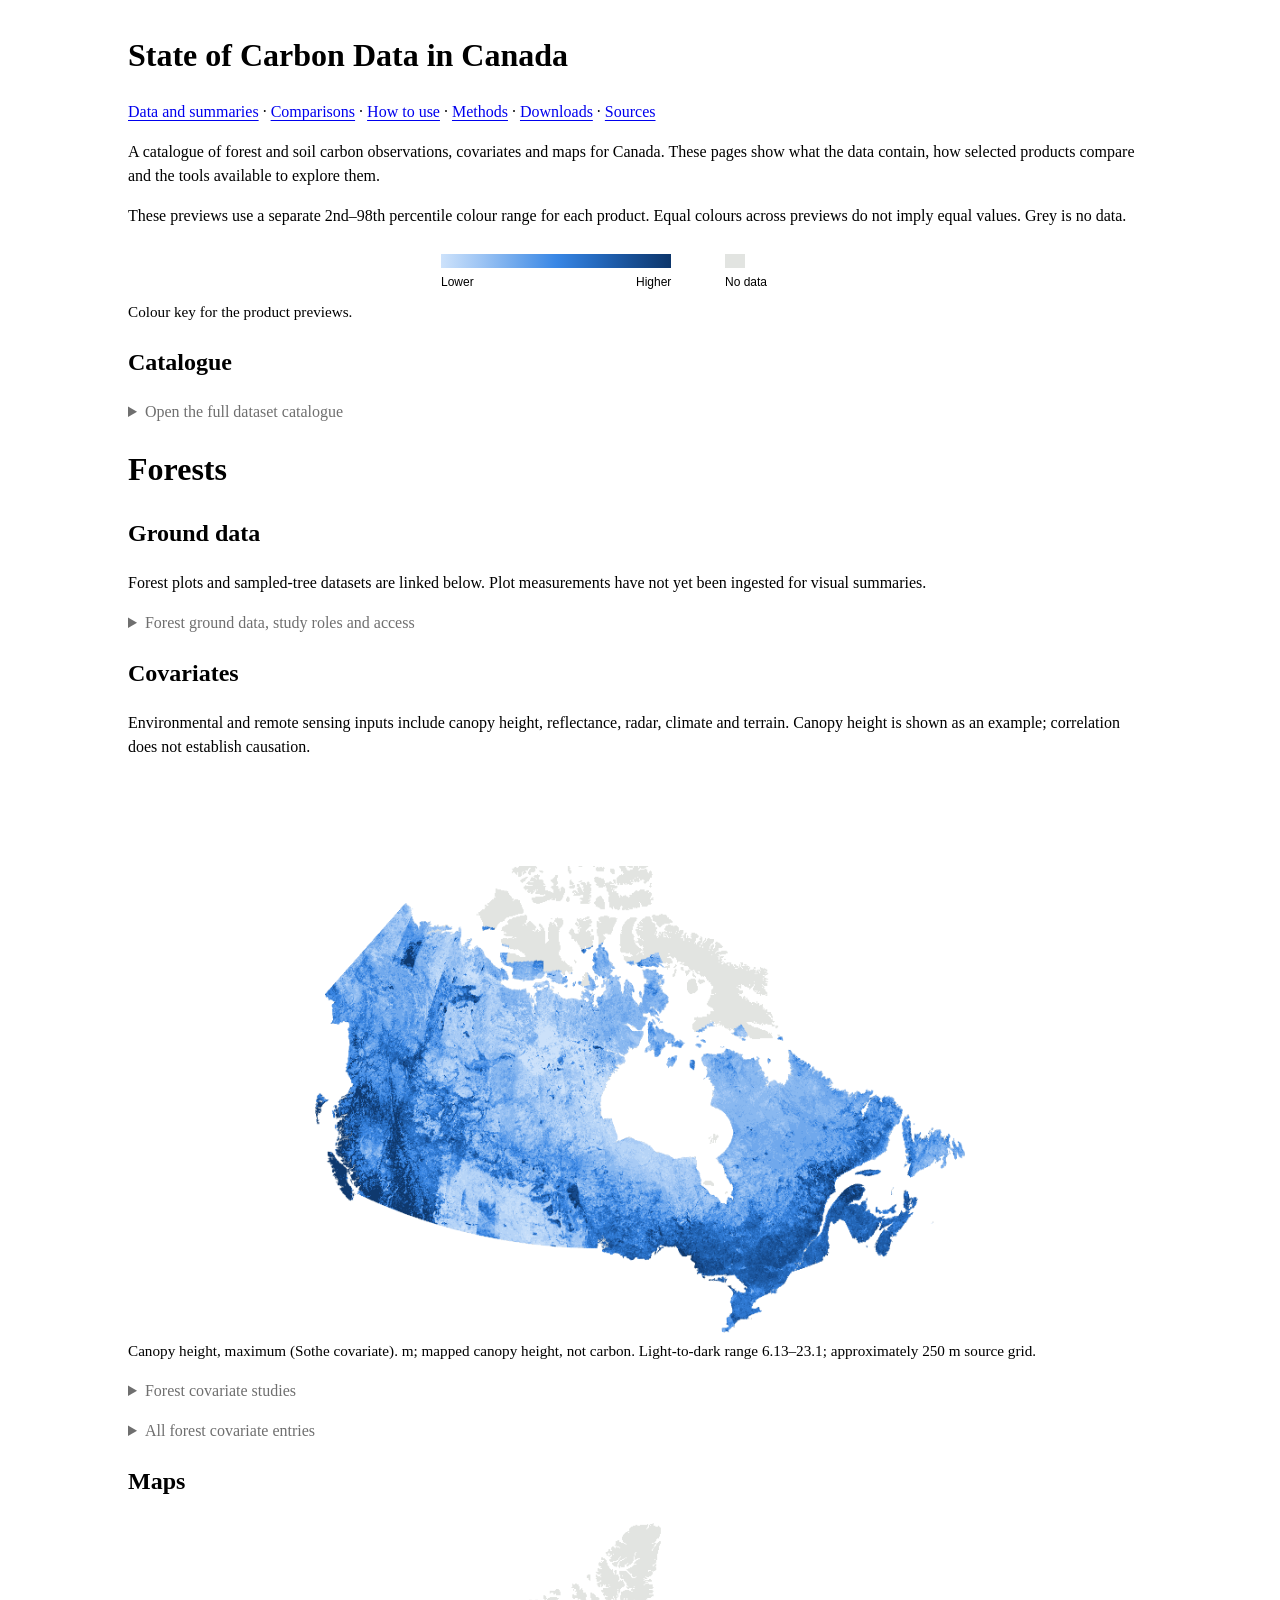
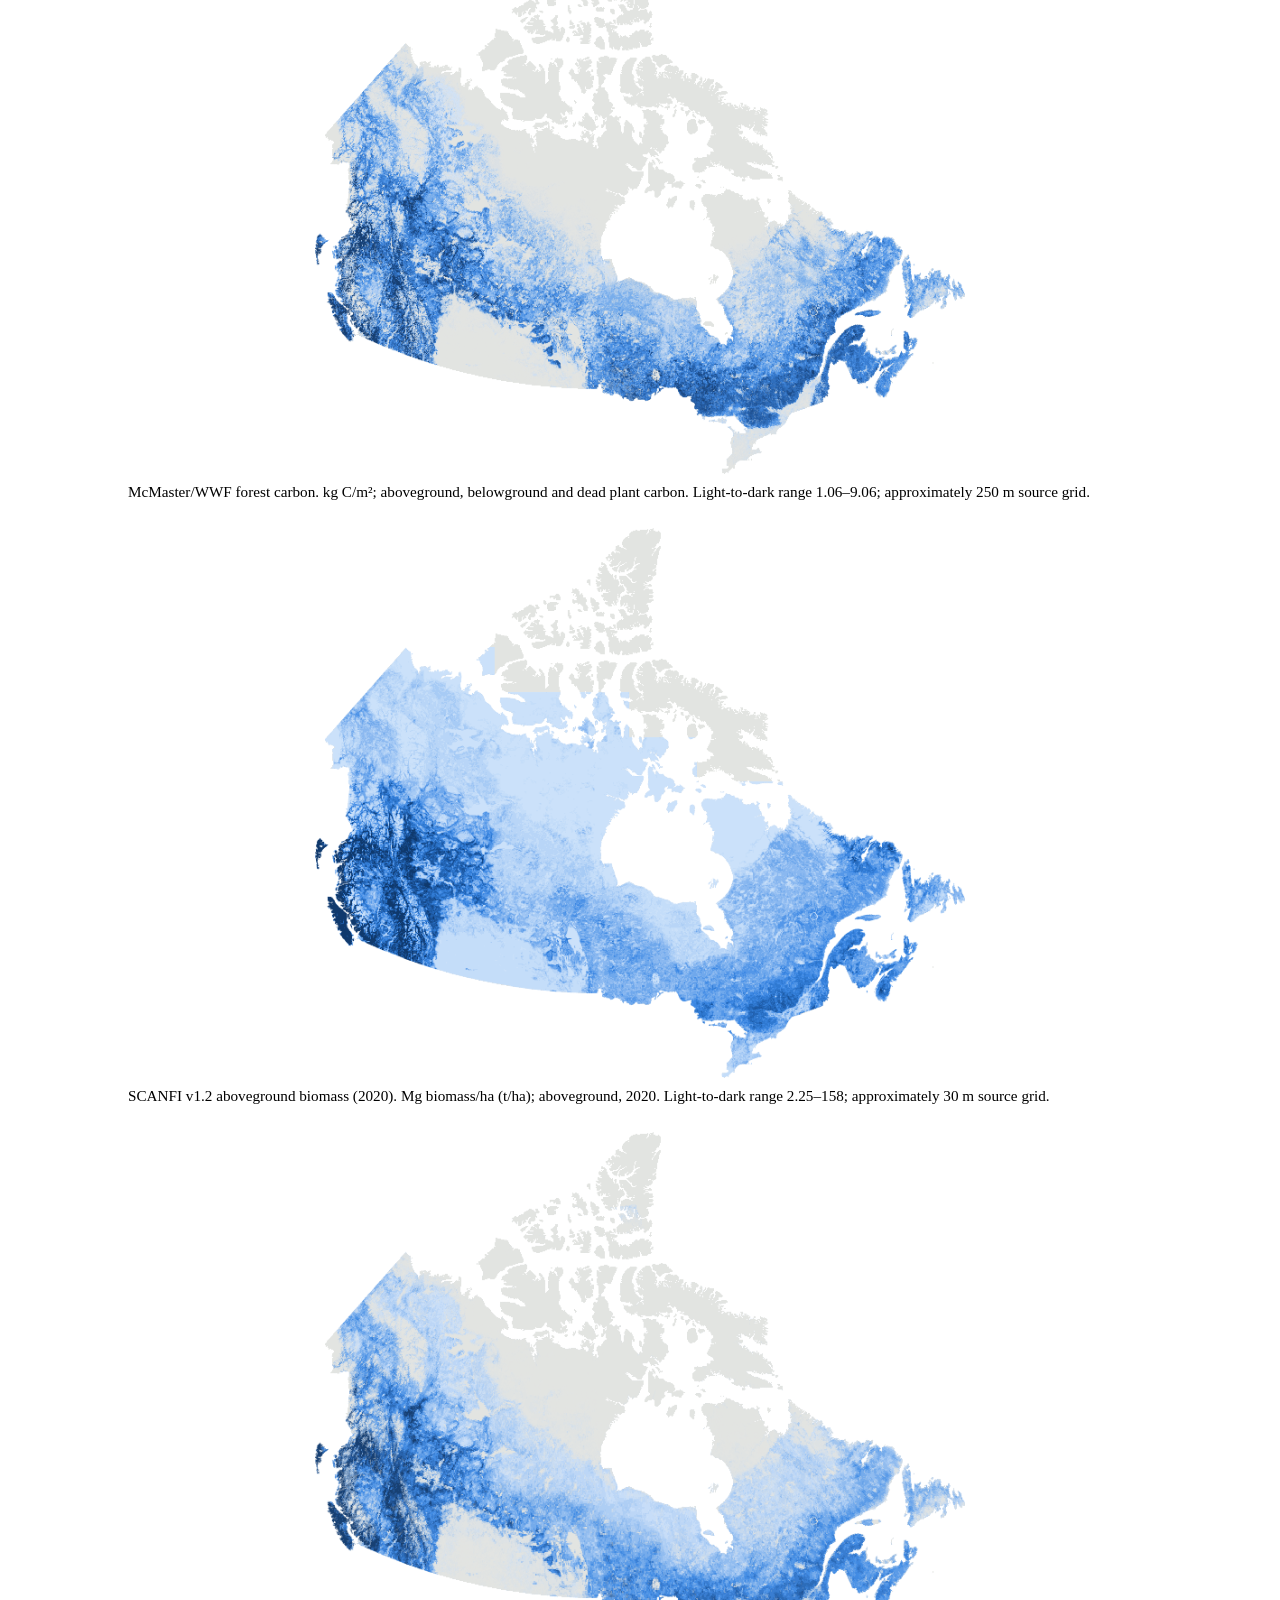
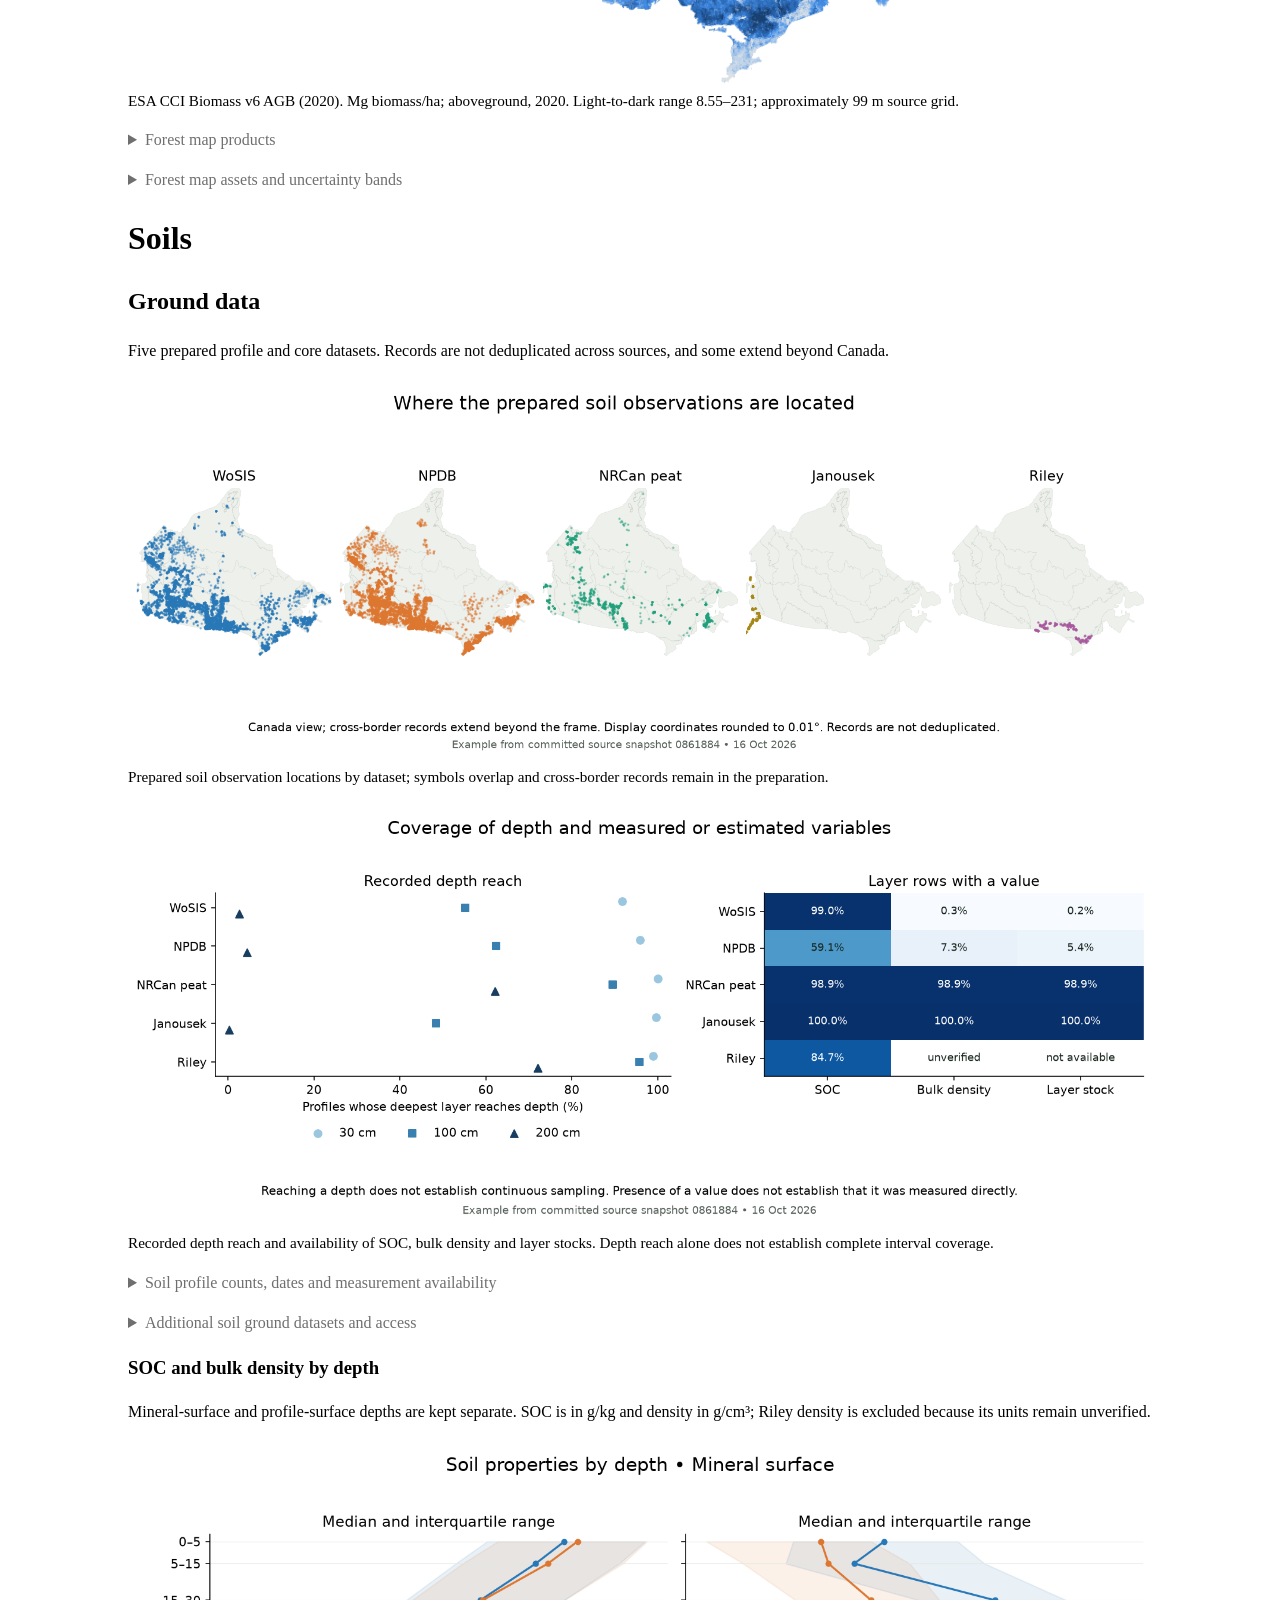
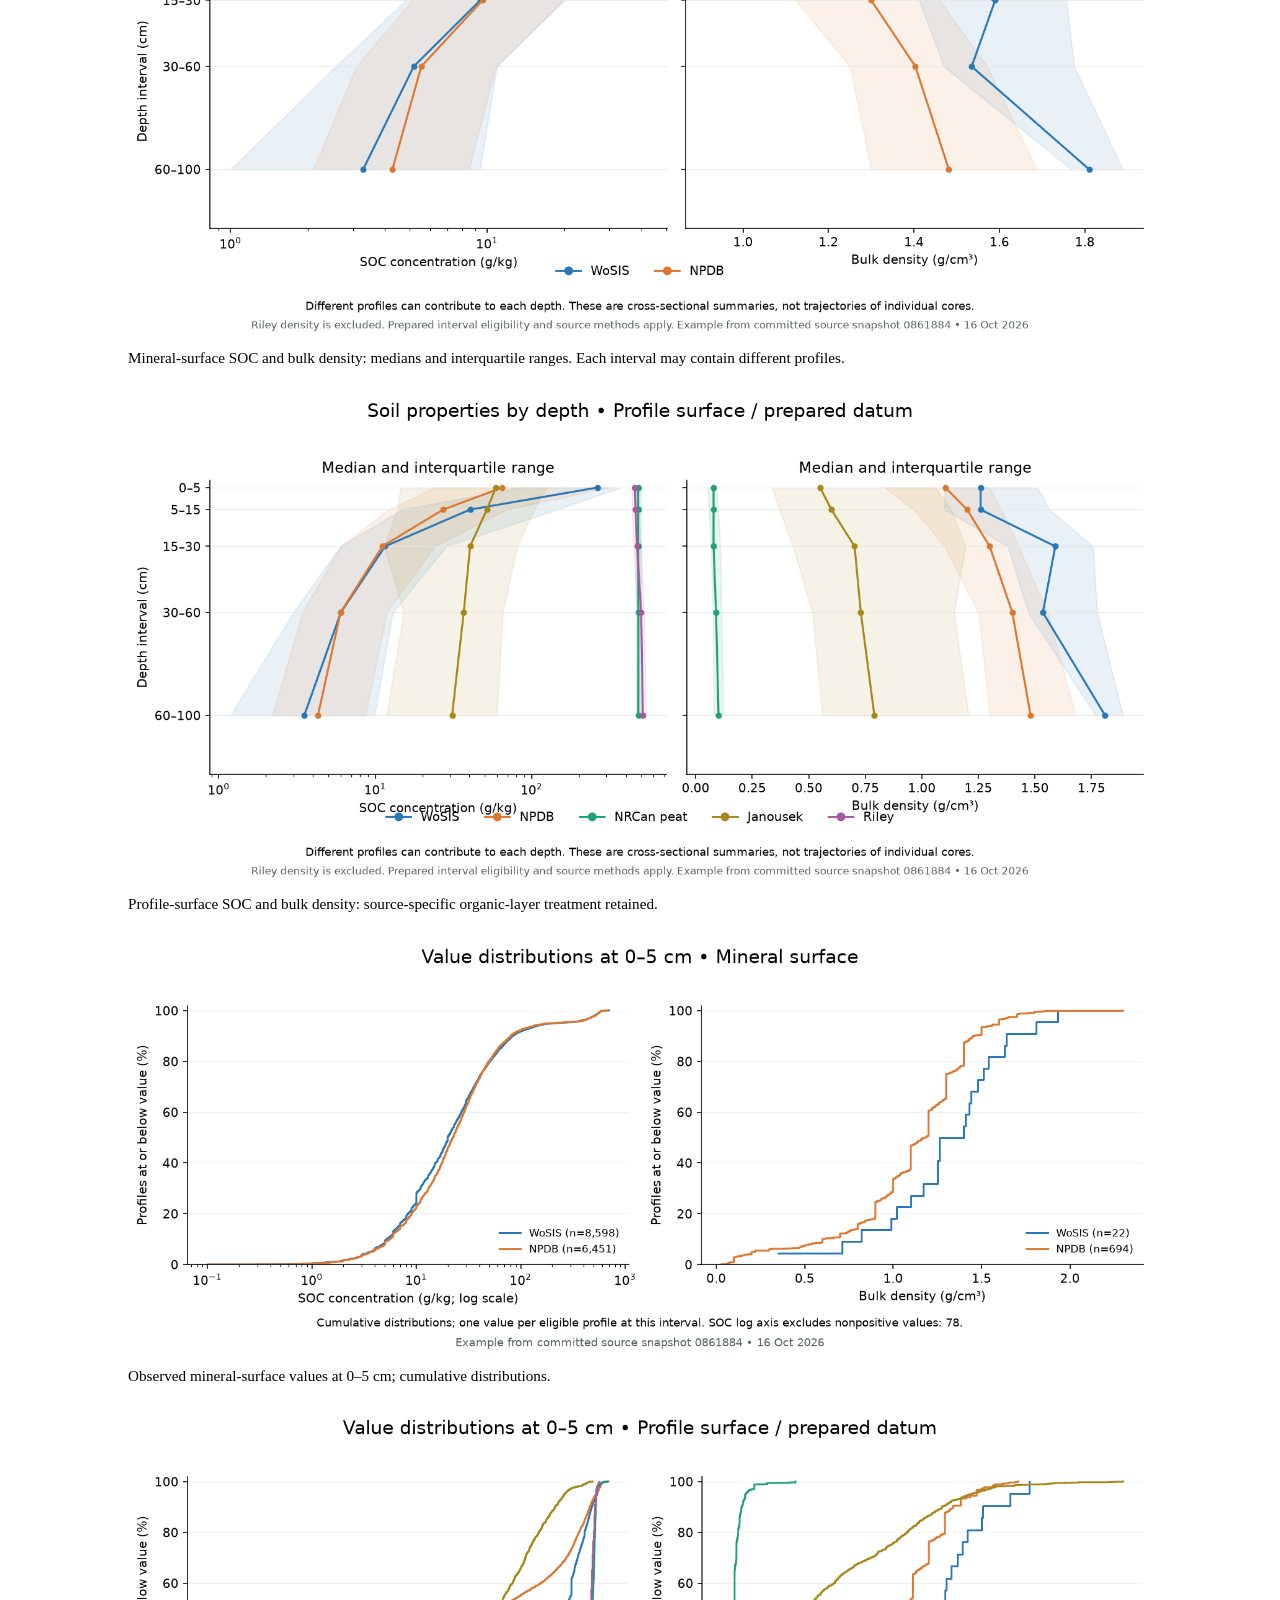
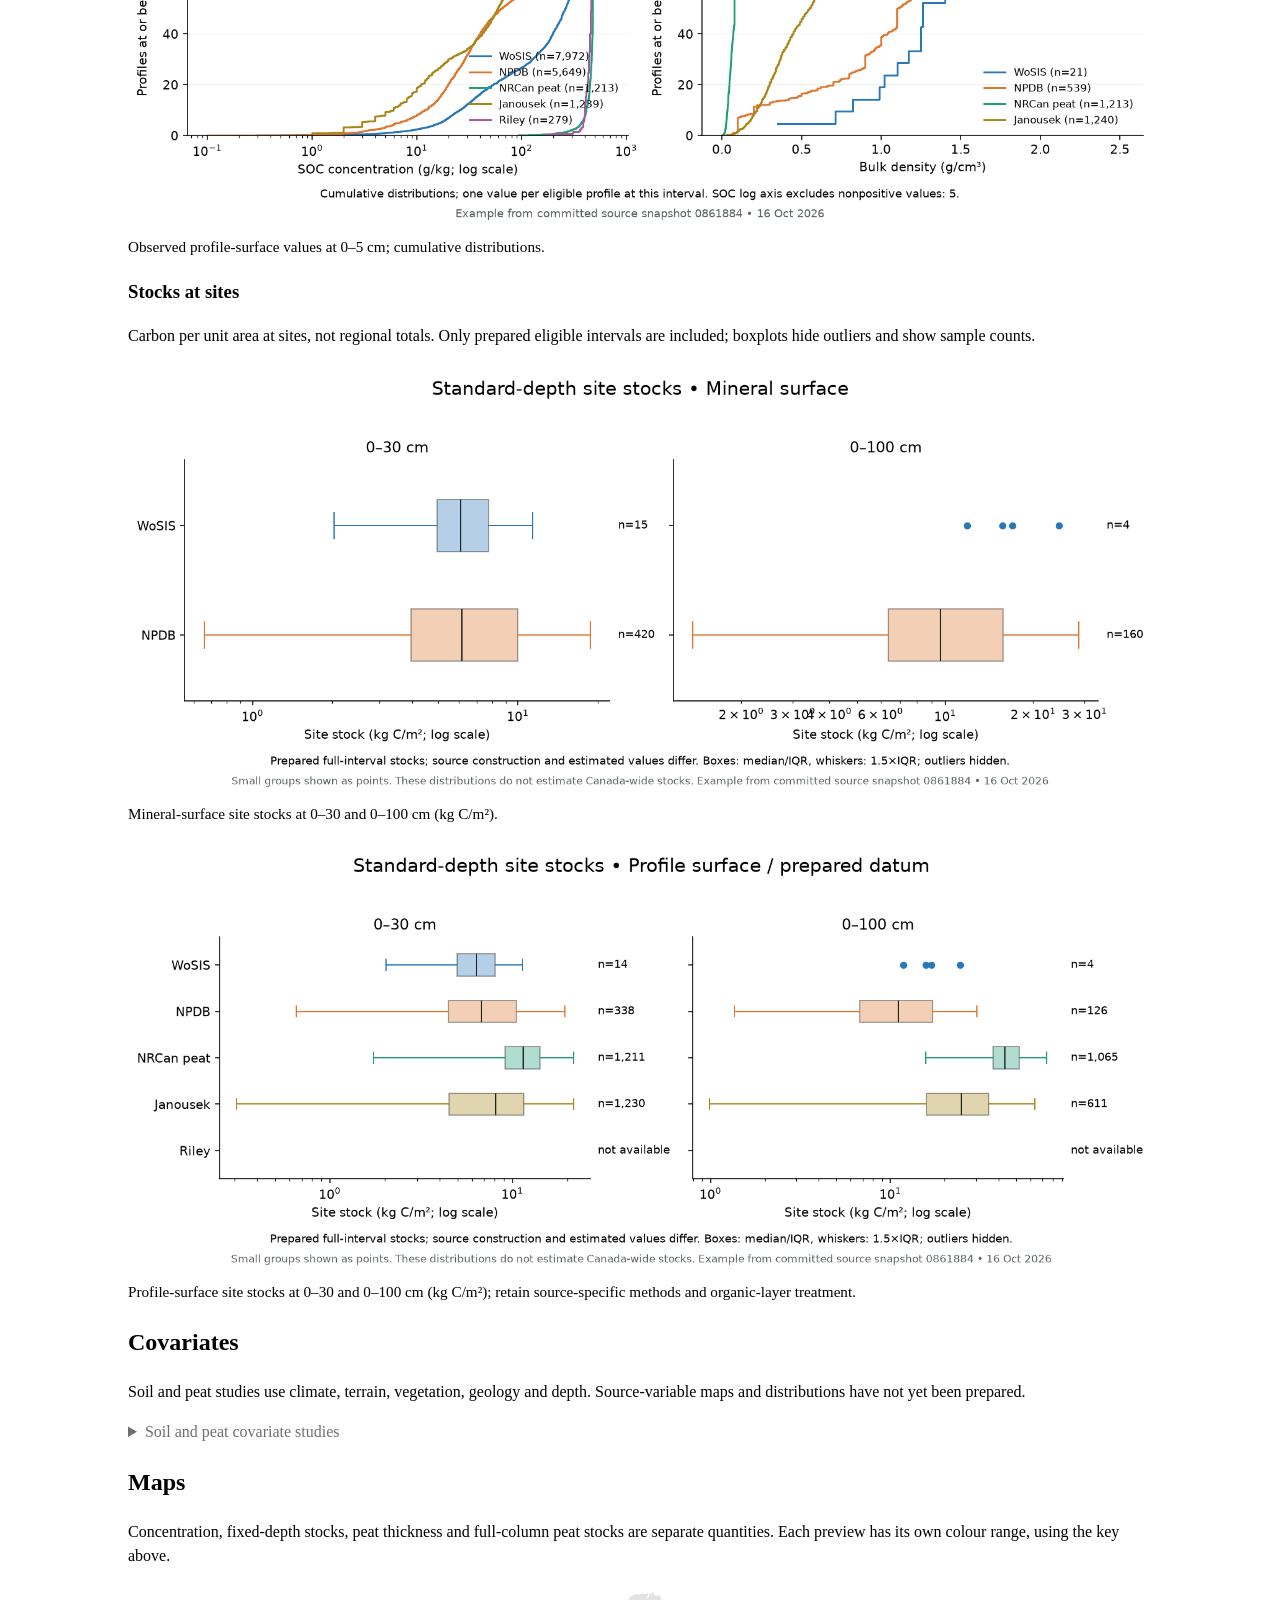
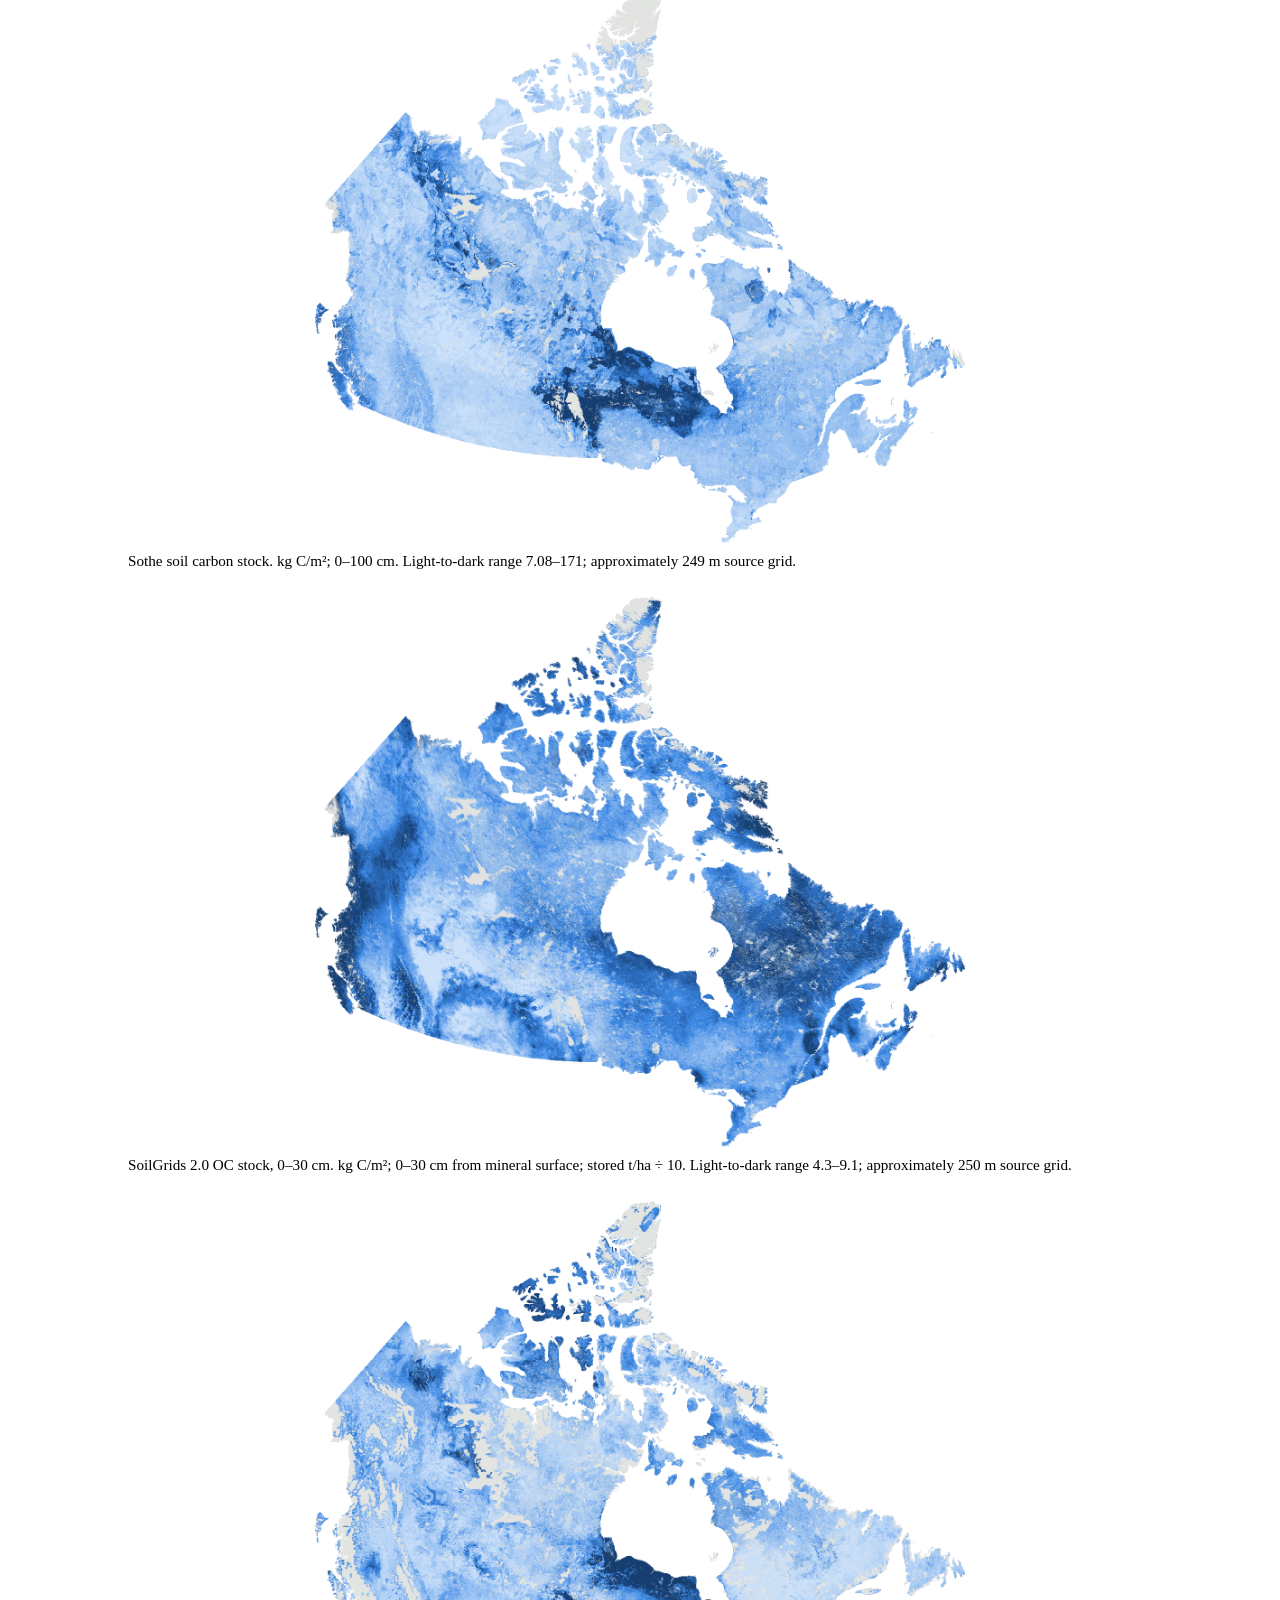
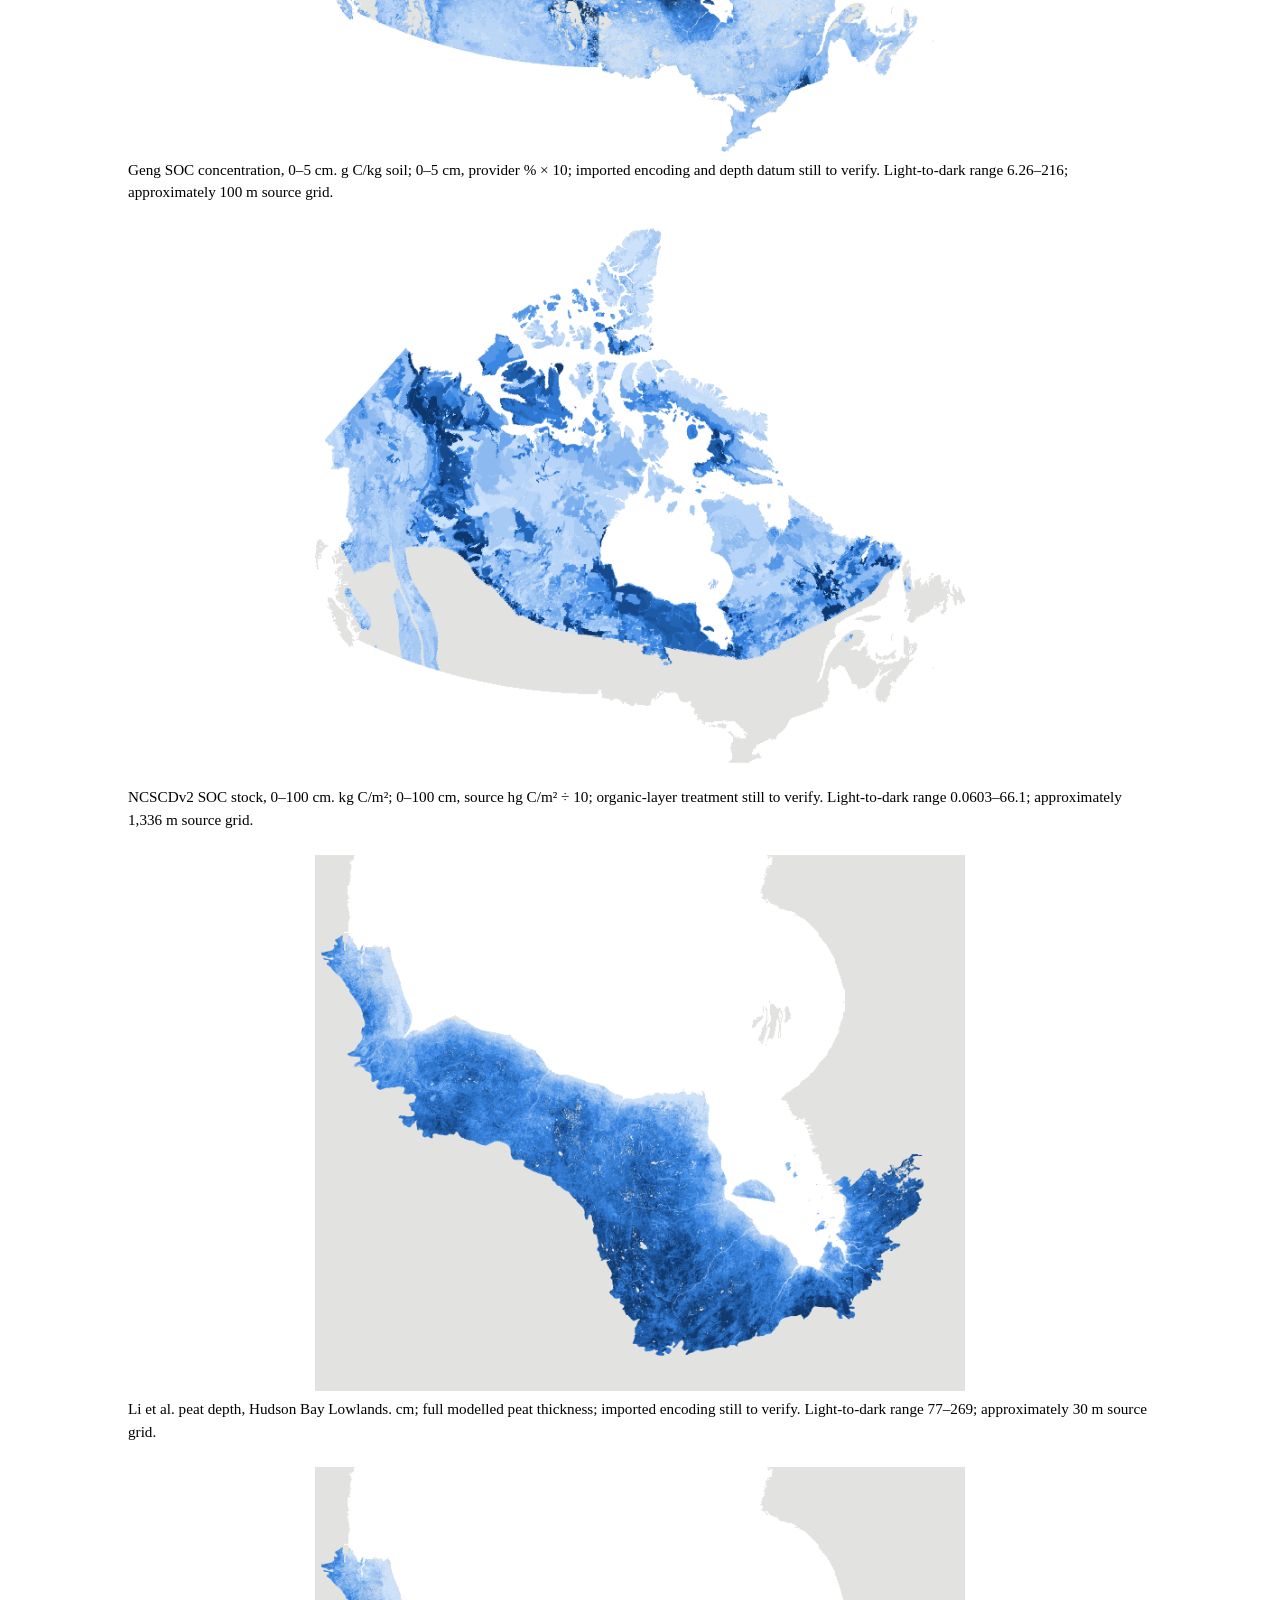
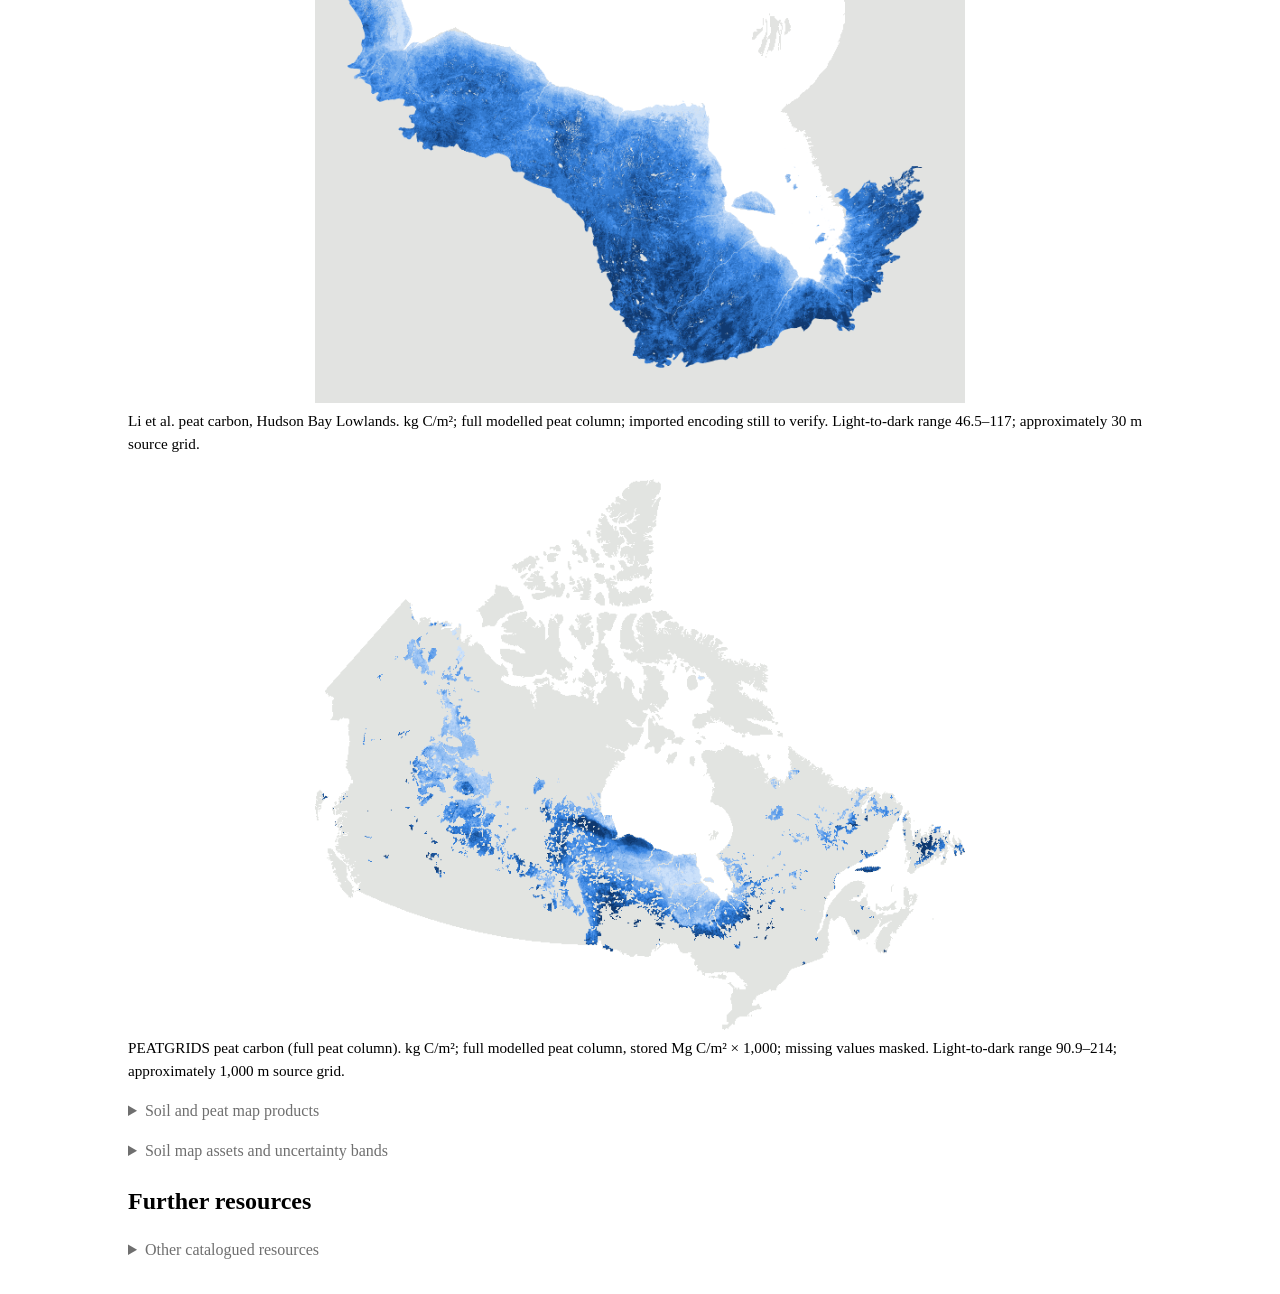
<file: state_of_data_summary/state_of_data_summary.html>
<html xmlns="http://www.w3.org/1999/xhtml">
<head>
  <title>Redirect</title>
  <script type="text/javascript">
    var redirects = {"":"../index.html"};
    var hash = window.location.hash.startsWith('#') ? window.location.hash.slice(1) : window.location.hash;
    var redirect = redirects[hash] || redirects[""] || "/";
    window.document.title = 'Redirect to  ' +  redirect;
    if (!redirects[hash]) {
      redirect = redirect + window.location.hash;
    }
    redirect = redirect + window.location.search;
    window.location.replace(redirect);
  </script>
</head>
<body>
</body>
</html>
</file>
<file: site_libs/quarto-html/tippy.css>
.tippy-box[data-animation=fade][data-state=hidden]{opacity:0}[data-tippy-root]{max-width:calc(100vw - 10px)}.tippy-box{position:relative;background-color:#333;color:#fff;border-radius:4px;font-size:14px;line-height:1.4;white-space:normal;outline:0;transition-property:transform,visibility,opacity}.tippy-box[data-placement^=top]>.tippy-arrow{bottom:0}.tippy-box[data-placement^=top]>.tippy-arrow:before{bottom:-7px;left:0;border-width:8px 8px 0;border-top-color:initial;transform-origin:center top}.tippy-box[data-placement^=bottom]>.tippy-arrow{top:0}.tippy-box[data-placement^=bottom]>.tippy-arrow:before{top:-7px;left:0;border-width:0 8px 8px;border-bottom-color:initial;transform-origin:center bottom}.tippy-box[data-placement^=left]>.tippy-arrow{right:0}.tippy-box[data-placement^=left]>.tippy-arrow:before{border-width:8px 0 8px 8px;border-left-color:initial;right:-7px;transform-origin:center left}.tippy-box[data-placement^=right]>.tippy-arrow{left:0}.tippy-box[data-placement^=right]>.tippy-arrow:before{left:-7px;border-width:8px 8px 8px 0;border-right-color:initial;transform-origin:center right}.tippy-box[data-inertia][data-state=visible]{transition-timing-function:cubic-bezier(.54,1.5,.38,1.11)}.tippy-arrow{width:16px;height:16px;color:#333}.tippy-arrow:before{content:"";position:absolute;border-color:transparent;border-style:solid}.tippy-content{position:relative;padding:5px 9px;z-index:1}
</file>
<file: site_libs/quarto-html/light-border.css>
.tippy-box[data-theme~=light-border]{background-color:#fff;background-clip:padding-box;border:1px solid rgba(0,8,16,.15);color:#333;box-shadow:0 4px 14px -2px rgba(0,8,16,.08)}.tippy-box[data-theme~=light-border]>.tippy-backdrop{background-color:#fff}.tippy-box[data-theme~=light-border]>.tippy-arrow:after,.tippy-box[data-theme~=light-border]>.tippy-svg-arrow:after{content:"";position:absolute;z-index:-1}.tippy-box[data-theme~=light-border]>.tippy-arrow:after{border-color:transparent;border-style:solid}.tippy-box[data-theme~=light-border][data-placement^=top]>.tippy-arrow:before{border-top-color:#fff}.tippy-box[data-theme~=light-border][data-placement^=top]>.tippy-arrow:after{border-top-color:rgba(0,8,16,.2);border-width:7px 7px 0;top:17px;left:1px}.tippy-box[data-theme~=light-border][data-placement^=top]>.tippy-svg-arrow>svg{top:16px}.tippy-box[data-theme~=light-border][data-placement^=top]>.tippy-svg-arrow:after{top:17px}.tippy-box[data-theme~=light-border][data-placement^=bottom]>.tippy-arrow:before{border-bottom-color:#fff;bottom:16px}.tippy-box[data-theme~=light-border][data-placement^=bottom]>.tippy-arrow:after{border-bottom-color:rgba(0,8,16,.2);border-width:0 7px 7px;bottom:17px;left:1px}.tippy-box[data-theme~=light-border][data-placement^=bottom]>.tippy-svg-arrow>svg{bottom:16px}.tippy-box[data-theme~=light-border][data-placement^=bottom]>.tippy-svg-arrow:after{bottom:17px}.tippy-box[data-theme~=light-border][data-placement^=left]>.tippy-arrow:before{border-left-color:#fff}.tippy-box[data-theme~=light-border][data-placement^=left]>.tippy-arrow:after{border-left-color:rgba(0,8,16,.2);border-width:7px 0 7px 7px;left:17px;top:1px}.tippy-box[data-theme~=light-border][data-placement^=left]>.tippy-svg-arrow>svg{left:11px}.tippy-box[data-theme~=light-border][data-placement^=left]>.tippy-svg-arrow:after{left:12px}.tippy-box[data-theme~=light-border][data-placement^=right]>.tippy-arrow:before{border-right-color:#fff;right:16px}.tippy-box[data-theme~=light-border][data-placement^=right]>.tippy-arrow:after{border-width:7px 7px 7px 0;right:17px;top:1px;border-right-color:rgba(0,8,16,.2)}.tippy-box[data-theme~=light-border][data-placement^=right]>.tippy-svg-arrow>svg{right:11px}.tippy-box[data-theme~=light-border][data-placement^=right]>.tippy-svg-arrow:after{right:12px}.tippy-box[data-theme~=light-border]>.tippy-svg-arrow{fill:#fff}.tippy-box[data-theme~=light-border]>.tippy-svg-arrow:after{background-image:url([data-uri]);background-size:16px 6px;width:16px;height:6px}
</file>
<file: site_libs/quarto-html/quarto-syntax-highlighting-7f8f88aac4f3542376d5c11b86a4c14d.css>
/* quarto syntax highlight colors */
:root {
  --quarto-hl-ot-color: #003B4F;
  --quarto-hl-at-color: #657422;
  --quarto-hl-ss-color: #20794D;
  --quarto-hl-an-color: #5E5E5E;
  --quarto-hl-fu-color: #4758AB;
  --quarto-hl-st-color: #20794D;
  --quarto-hl-cf-color: #003B4F;
  --quarto-hl-op-color: #5E5E5E;
  --quarto-hl-er-color: #AD0000;
  --quarto-hl-bn-color: #AD0000;
  --quarto-hl-al-color: #AD0000;
  --quarto-hl-va-color: #111111;
  --quarto-hl-bu-color: inherit;
  --quarto-hl-ex-color: inherit;
  --quarto-hl-pp-color: #AD0000;
  --quarto-hl-in-color: #5E5E5E;
  --quarto-hl-vs-color: #20794D;
  --quarto-hl-wa-color: #5E5E5E;
  --quarto-hl-do-color: #5E5E5E;
  --quarto-hl-im-color: #00769E;
  --quarto-hl-ch-color: #20794D;
  --quarto-hl-dt-color: #AD0000;
  --quarto-hl-fl-color: #AD0000;
  --quarto-hl-co-color: #5E5E5E;
  --quarto-hl-cv-color: #5E5E5E;
  --quarto-hl-cn-color: #8f5902;
  --quarto-hl-sc-color: #5E5E5E;
  --quarto-hl-dv-color: #AD0000;
  --quarto-hl-kw-color: #003B4F;
}

/* other quarto variables */
:root {
  --quarto-font-monospace: SFMono-Regular, Menlo, Monaco, Consolas, "Liberation Mono", "Courier New", monospace;
}

/* syntax highlight based on Pandoc's rules */
pre > code.sourceCode > span {
  color: #003B4F;
}

code.sourceCode > span {
  color: #003B4F;
}

div.sourceCode,
div.sourceCode pre.sourceCode {
  color: #003B4F;
}

/* Normal */
code span {
  color: #003B4F;
}

/* Alert */
code span.al {
  color: #AD0000;
  font-style: inherit;
}

/* Annotation */
code span.an {
  color: #5E5E5E;
  font-style: inherit;
}

/* Attribute */
code span.at {
  color: #657422;
  font-style: inherit;
}

/* BaseN */
code span.bn {
  color: #AD0000;
  font-style: inherit;
}

/* BuiltIn */
code span.bu {
  font-style: inherit;
}

/* ControlFlow */
code span.cf {
  color: #003B4F;
  font-weight: bold;
  font-style: inherit;
}

/* Char */
code span.ch {
  color: #20794D;
  font-style: inherit;
}

/* Constant */
code span.cn {
  color: #8f5902;
  font-style: inherit;
}

/* Comment */
code span.co {
  color: #5E5E5E;
  font-style: inherit;
}

/* CommentVar */
code span.cv {
  color: #5E5E5E;
  font-style: italic;
}

/* Documentation */
code span.do {
  color: #5E5E5E;
  font-style: italic;
}

/* DataType */
code span.dt {
  color: #AD0000;
  font-style: inherit;
}

/* DecVal */
code span.dv {
  color: #AD0000;
  font-style: inherit;
}

/* Error */
code span.er {
  color: #AD0000;
  font-style: inherit;
}

/* Extension */
code span.ex {
  font-style: inherit;
}

/* Float */
code span.fl {
  color: #AD0000;
  font-style: inherit;
}

/* Function */
code span.fu {
  color: #4758AB;
  font-style: inherit;
}

/* Import */
code span.im {
  color: #00769E;
  font-style: inherit;
}

/* Information */
code span.in {
  color: #5E5E5E;
  font-style: inherit;
}

/* Keyword */
code span.kw {
  color: #003B4F;
  font-weight: bold;
  font-style: inherit;
}

/* Operator */
code span.op {
  color: #5E5E5E;
  font-style: inherit;
}

/* Other */
code span.ot {
  color: #003B4F;
  font-style: inherit;
}

/* Preprocessor */
code span.pp {
  color: #AD0000;
  font-style: inherit;
}

/* SpecialChar */
code span.sc {
  color: #5E5E5E;
  font-style: inherit;
}

/* SpecialString */
code span.ss {
  color: #20794D;
  font-style: inherit;
}

/* String */
code span.st {
  color: #20794D;
  font-style: inherit;
}

/* Variable */
code span.va {
  color: #111111;
  font-style: inherit;
}

/* VerbatimString */
code span.vs {
  color: #20794D;
  font-style: inherit;
}

/* Warning */
code span.wa {
  color: #5E5E5E;
  font-style: italic;
}

.prevent-inlining {
  content: "</";
}

/*# sourceMappingURL=789ad8cd35626ba772517505b42a116e.css.map */
</file>
<file: assets/plain.css>
/* Document layout only. Colours within scientific figures encode data. */
body { max-width: 64rem; margin: 2rem auto; padding: 0 1rem; color: black; background: white; line-height: 1.5; }
img, svg { max-width: 100%; height: auto; }
figure { margin: 1.5rem 0; }
figcaption { font-size: 0.95em; }
details { margin: 1rem 0; overflow-x: auto; }
summary { cursor: pointer; }
table { border-collapse: collapse; margin: 1rem 0; }
th, td { text-align: left; vertical-align: top; border: 1px solid #aaa; padding: 0.35rem; }
pre { overflow-x: auto; }
a { overflow-wrap: anywhere; }
@media (max-width: 600px) { body { margin: 1rem auto; } }
</file>
<file: site_libs/quarto-html/quarto-html-640605f58ae58ee79329c070719e555b.min.css>
.top-right{position:absolute;top:1em;right:1em}.visually-hidden{border:0;clip:rect(0 0 0 0);height:auto;margin:0;overflow:hidden;padding:0;position:absolute;width:1px;white-space:nowrap}.hidden{display:none !important}.zindex-bottom{z-index:-1 !important}figure.figure{display:block}.quarto-layout-panel{margin-bottom:1em}.quarto-layout-panel>figure{width:100%}.quarto-layout-panel>figure>figcaption,.quarto-layout-panel>.panel-caption{margin-top:10pt}.quarto-layout-panel>.table-caption{margin-top:0px}.table-caption p{margin-bottom:.5em}.quarto-layout-row{display:flex;flex-direction:row;align-items:flex-start}.quarto-layout-valign-top{align-items:flex-start}.quarto-layout-valign-bottom{align-items:flex-end}.quarto-layout-valign-center{align-items:center}.quarto-layout-cell{position:relative;margin-right:20px}.quarto-layout-cell:last-child{margin-right:0}.quarto-layout-cell figure,.quarto-layout-cell>p{margin:.2em}.quarto-layout-cell img{max-width:100%}.quarto-layout-cell .html-widget{width:100% !important}.quarto-layout-cell div figure p{margin:0}.quarto-layout-cell figure{display:block;margin-inline-start:0;margin-inline-end:0}.quarto-layout-cell table{display:inline-table}.quarto-layout-cell-subref figcaption,figure .quarto-layout-row figure figcaption{text-align:center;font-style:italic}.quarto-figure{position:relative;margin-bottom:1em}.quarto-figure>figure{width:100%;margin-bottom:0}.quarto-figure-left>figure>p,.quarto-figure-left>figure>div{text-align:left}.quarto-figure-center>figure>p,.quarto-figure-center>figure>div{text-align:center}.quarto-figure-right>figure>p,.quarto-figure-right>figure>div{text-align:right}.quarto-figure>figure>div.cell-annotation,.quarto-figure>figure>div code{text-align:left}figure>p:empty{display:none}figure>p:first-child{margin-top:0;margin-bottom:0}figure>figcaption.quarto-float-caption-bottom{margin-bottom:.5em}figure>figcaption.quarto-float-caption-top{margin-top:.5em}div[id^=tbl-]{position:relative}.quarto-figure>.anchorjs-link{position:absolute;top:.6em;right:.5em}div[id^=tbl-]>.anchorjs-link{position:absolute;top:.7em;right:.3em}.quarto-figure:hover>.anchorjs-link,div[id^=tbl-]:hover>.anchorjs-link,h2:hover>.anchorjs-link,h3:hover>.anchorjs-link,h4:hover>.anchorjs-link,h5:hover>.anchorjs-link,h6:hover>.anchorjs-link,.reveal-anchorjs-link>.anchorjs-link{opacity:1}#title-block-header{margin-block-end:1rem;position:relative;margin-top:-1px}#title-block-header .abstract{margin-block-start:1rem}#title-block-header .abstract .abstract-title{font-weight:600}#title-block-header a{text-decoration:none}#title-block-header .author,#title-block-header .date,#title-block-header .doi{margin-block-end:.2rem}#title-block-header .quarto-title-block>div{display:flex}#title-block-header .quarto-title-block>div>h1{flex-grow:1}#title-block-header .quarto-title-block>div>button{flex-shrink:0;height:2.25rem;margin-top:0}tr.header>th>p:last-of-type{margin-bottom:0px}table,table.table{margin-top:.5rem;margin-bottom:.5rem}caption,.table-caption{padding-top:.5rem;padding-bottom:.5rem;text-align:center}figure.quarto-float-tbl figcaption.quarto-float-caption-top{margin-top:.5rem;margin-bottom:.25rem;text-align:center}figure.quarto-float-tbl figcaption.quarto-float-caption-bottom{padding-top:.25rem;margin-bottom:.5rem;text-align:center}.utterances{max-width:none;margin-left:-8px}iframe{margin-bottom:1em}details{margin-bottom:1em}details[show]{margin-bottom:0}details>summary{color:rgb(110.5,110.5,110.5)}details>summary>p:only-child{display:inline}div.code-copy-outer-scaffold{position:relative}dd code:not(.sourceCode),p code:not(.sourceCode){white-space:pre-wrap}code{white-space:pre}@media print{code{white-space:pre-wrap}}pre>code{display:block}pre>code.sourceCode{white-space:pre}pre>code.sourceCode>span>a:first-child::before{text-decoration:none}pre.code-overflow-wrap>code.sourceCode{white-space:pre-wrap}pre.code-overflow-scroll>code.sourceCode{white-space:pre}code a:any-link{color:inherit;text-decoration:none}code a:hover{color:inherit;text-decoration:underline}ul.task-list{padding-left:1em}[data-tippy-root]{display:inline-block}.tippy-content .footnote-back{display:none}.footnote-back{margin-left:.2em}.tippy-content{overflow-x:auto}.quarto-embedded-source-code{display:none}.quarto-unresolved-ref{font-weight:600}.quarto-cover-image{max-width:35%;float:right;margin-left:30px}.cell-output-display .widget-subarea{margin-bottom:1em}.cell-output-display:not(.no-overflow-x),.knitsql-table:not(.no-overflow-x){overflow-x:auto}.panel-input{margin-bottom:1em}.panel-input>div,.panel-input>div>div{display:inline-block;vertical-align:top;padding-right:12px}.panel-input>p:last-child{margin-bottom:0}.layout-sidebar{margin-bottom:1em}.layout-sidebar .tab-content{border:none}.tab-content>.page-columns.active{display:grid}div.sourceCode>iframe{width:100%;height:300px;margin-bottom:-0.5em}a{text-underline-offset:3px}.callout pre.sourceCode{padding-left:0}div.ansi-escaped-output{font-family:monospace;display:block}/*!
*
* ansi colors from IPython notebook's
*
* we also add `bright-[color]-` synonyms for the `-[color]-intense` classes since
* that seems to be what ansi_up emits
*
*/.ansi-black-fg{color:#3e424d}.ansi-black-bg{background-color:#3e424d}.ansi-black-intense-black,.ansi-bright-black-fg{color:#282c36}.ansi-black-intense-black,.ansi-bright-black-bg{background-color:#282c36}.ansi-red-fg{color:#e75c58}.ansi-red-bg{background-color:#e75c58}.ansi-red-intense-red,.ansi-bright-red-fg{color:#b22b31}.ansi-red-intense-red,.ansi-bright-red-bg{background-color:#b22b31}.ansi-green-fg{color:#00a250}.ansi-green-bg{background-color:#00a250}.ansi-green-intense-green,.ansi-bright-green-fg{color:#007427}.ansi-green-intense-green,.ansi-bright-green-bg{background-color:#007427}.ansi-yellow-fg{color:#ddb62b}.ansi-yellow-bg{background-color:#ddb62b}.ansi-yellow-intense-yellow,.ansi-bright-yellow-fg{color:#b27d12}.ansi-yellow-intense-yellow,.ansi-bright-yellow-bg{background-color:#b27d12}.ansi-blue-fg{color:#208ffb}.ansi-blue-bg{background-color:#208ffb}.ansi-blue-intense-blue,.ansi-bright-blue-fg{color:#0065ca}.ansi-blue-intense-blue,.ansi-bright-blue-bg{background-color:#0065ca}.ansi-magenta-fg{color:#d160c4}.ansi-magenta-bg{background-color:#d160c4}.ansi-magenta-intense-magenta,.ansi-bright-magenta-fg{color:#a03196}.ansi-magenta-intense-magenta,.ansi-bright-magenta-bg{background-color:#a03196}.ansi-cyan-fg{color:#60c6c8}.ansi-cyan-bg{background-color:#60c6c8}.ansi-cyan-intense-cyan,.ansi-bright-cyan-fg{color:#258f8f}.ansi-cyan-intense-cyan,.ansi-bright-cyan-bg{background-color:#258f8f}.ansi-white-fg{color:#c5c1b4}.ansi-white-bg{background-color:#c5c1b4}.ansi-white-intense-white,.ansi-bright-white-fg{color:#a1a6b2}.ansi-white-intense-white,.ansi-bright-white-bg{background-color:#a1a6b2}.ansi-default-inverse-fg{color:#fff}.ansi-default-inverse-bg{background-color:#000}.ansi-bold{font-weight:bold}.ansi-underline{text-decoration:underline}:root{--quarto-body-bg: #fff;--quarto-body-color: #222;--quarto-text-muted: rgb(110.5, 110.5, 110.5);--quarto-border-color: rgb(110.5, 110.5, 110.5);--quarto-border-width: 1px;--quarto-border-radius: 4px}table.gt_table{color:var(--quarto-body-color);font-size:1em;width:100%;background-color:rgba(0,0,0,0);border-top-width:inherit;border-bottom-width:inherit;border-color:var(--quarto-border-color)}table.gt_table th.gt_column_spanner_outer{color:var(--quarto-body-color);background-color:rgba(0,0,0,0);border-top-width:inherit;border-bottom-width:inherit;border-color:var(--quarto-border-color)}table.gt_table th.gt_col_heading{color:var(--quarto-body-color);font-weight:bold;background-color:rgba(0,0,0,0)}table.gt_table thead.gt_col_headings{border-bottom:1px solid currentColor;border-top-width:inherit;border-top-color:var(--quarto-border-color)}table.gt_table thead.gt_col_headings:not(:first-child){border-top-width:1px;border-top-color:var(--quarto-border-color)}table.gt_table td.gt_row{border-bottom-width:1px;border-bottom-color:var(--quarto-border-color);border-top-width:0px}table.gt_table tbody.gt_table_body{border-top-width:1px;border-bottom-width:1px;border-bottom-color:var(--quarto-border-color);border-top-color:currentColor}div.columns{display:initial;gap:initial}div.column{display:inline-block;overflow-x:initial;vertical-align:top;width:50%}.code-annotation-tip-content{word-wrap:break-word}.code-annotation-container-hidden{display:none !important}dl.code-annotation-container-grid{display:grid;grid-template-columns:min-content auto}dl.code-annotation-container-grid dt{grid-column:1}dl.code-annotation-container-grid dd{grid-column:2}pre.sourceCode.code-annotation-code{padding-right:0}code.sourceCode .code-annotation-anchor{z-index:100;position:relative;float:right;background-color:rgba(0,0,0,0)}input[type=checkbox]{margin-right:.5ch}:root{--mermaid-bg-color: #fff;--mermaid-edge-color: #999;--mermaid-node-fg-color: #222;--mermaid-fg-color: #222;--mermaid-fg-color--lighter: rgb(59.5, 59.5, 59.5);--mermaid-fg-color--lightest: #555555;--mermaid-font-family: sans-serif;--mermaid-label-bg-color: #fff;--mermaid-label-fg-color: #468;--mermaid-node-bg-color: rgba(68, 102, 136, 0.1);--mermaid-node-fg-color: #222}@media print{:root{font-size:11pt}#quarto-sidebar,#TOC,.nav-page{display:none}.page-columns .content{grid-column-start:page-start}.fixed-top{position:relative}.panel-caption,.figure-caption,figcaption{color:#666}}body.quarto-light .dark-content{display:none !important}body.quarto-dark .light-content{display:none !important}.code-copy-button{position:absolute;top:0;right:0;border:0;margin-top:5px;margin-right:5px;background-color:rgba(0,0,0,0);z-index:3}.code-copy-button-tooltip{font-size:.75em}div.code-copy-outer-scaffold:hover>.code-copy-button>.bi::before{display:inline-block;height:1rem;width:1rem;content:"";vertical-align:-0.125em;background-image:url('data:image/svg+xml,<svg xmlns="http://www.w3.org/2000/svg" width="16" height="16" fill="rgb(111, 111, 111)" viewBox="0 0 16 16"><path d="M4 1.5H3a2 2 0 0 0-2 2V14a2 2 0 0 0 2 2h10a2 2 0 0 0 2-2V3.5a2 2 0 0 0-2-2h-1v1h1a1 1 0 0 1 1 1V14a1 1 0 0 1-1 1H3a1 1 0 0 1-1-1V3.5a1 1 0 0 1 1-1h1v-1z"/><path d="M9.5 1a.5.5 0 0 1 .5.5v1a.5.5 0 0 1-.5.5h-3a.5.5 0 0 1-.5-.5v-1a.5.5 0 0 1 .5-.5h3zm-3-1A1.5 1.5 0 0 0 5 1.5v1A1.5 1.5 0 0 0 6.5 4h3A1.5 1.5 0 0 0 11 2.5v-1A1.5 1.5 0 0 0 9.5 0h-3z"/></svg>');background-repeat:no-repeat;background-size:1rem 1rem}div.code-copy-outer-scaffold:hover>.code-copy-button-checked>.bi::before{background-image:url('data:image/svg+xml,<svg xmlns="http://www.w3.org/2000/svg" width="16" height="16" fill="rgb(111, 111, 111)" viewBox="0 0 16 16"><path d="M13.854 3.646a.5.5 0 0 1 0 .708l-7 7a.5.5 0 0 1-.708 0l-3.5-3.5a.5.5 0 1 1 .708-.708L6.5 10.293l6.646-6.647a.5.5 0 0 1 .708 0z"/></svg>')}div.code-copy-outer-scaffold:hover>.code-copy-button:hover>.bi::before{background-image:url('data:image/svg+xml,<svg xmlns="http://www.w3.org/2000/svg" width="16" height="16" fill="rgb(13, 110, 253)" viewBox="0 0 16 16"><path d="M4 1.5H3a2 2 0 0 0-2 2V14a2 2 0 0 0 2 2h10a2 2 0 0 0 2-2V3.5a2 2 0 0 0-2-2h-1v1h1a1 1 0 0 1 1 1V14a1 1 0 0 1-1 1H3a1 1 0 0 1-1-1V3.5a1 1 0 0 1 1-1h1v-1z"/><path d="M9.5 1a.5.5 0 0 1 .5.5v1a.5.5 0 0 1-.5.5h-3a.5.5 0 0 1-.5-.5v-1a.5.5 0 0 1 .5-.5h3zm-3-1A1.5 1.5 0 0 0 5 1.5v1A1.5 1.5 0 0 0 6.5 4h3A1.5 1.5 0 0 0 11 2.5v-1A1.5 1.5 0 0 0 9.5 0h-3z"/></svg>')}div.code-copy-outer-scaffold:hover>.code-copy-button-checked:hover>.bi::before{background-image:url('data:image/svg+xml,<svg xmlns="http://www.w3.org/2000/svg" width="16" height="16" fill="rgb(13, 110, 253)"  viewBox="0 0 16 16"><path d="M13.854 3.646a.5.5 0 0 1 0 .708l-7 7a.5.5 0 0 1-.708 0l-3.5-3.5a.5.5 0 1 1 .708-.708L6.5 10.293l6.646-6.647a.5.5 0 0 1 .708 0z"/></svg>')}.panel-tabset [role=tablist]{border-bottom:1px solid #dee2e6;list-style:none;margin:0;padding:0;width:100%}.panel-tabset [role=tablist] *{-webkit-box-sizing:border-box;box-sizing:border-box}@media(min-width: 30em){.panel-tabset [role=tablist] li{display:inline-block}}.panel-tabset [role=tab]{border:1px solid rgba(0,0,0,0);border-top-color:#dee2e6;display:block;padding:.5em 1em;text-decoration:none}@media(min-width: 30em){.panel-tabset [role=tab]{border-top-color:rgba(0,0,0,0);display:inline-block;margin-bottom:-1px}}.panel-tabset [role=tab][aria-selected=true]{background-color:#dee2e6}@media(min-width: 30em){.panel-tabset [role=tab][aria-selected=true]{background-color:rgba(0,0,0,0);border:1px solid #dee2e6;border-bottom-color:#fff}}@media(min-width: 30em){.panel-tabset [role=tab]:hover:not([aria-selected=true]){border:1px solid #dee2e6}}.img-fluid{max-width:100%;height:auto}:root{--quarto-scss-export-body-bg: #fff;--quarto-scss-export-body-color: #222;--quarto-scss-export-text-muted: rgb(110.5, 110.5, 110.5);--quarto-scss-export-border-color: rgb(110.5, 110.5, 110.5);--quarto-scss-export-table-border-color: rgb(110.5, 110.5, 110.5);--quarto-scss-export-btn-code-copy-color: rgb(110.5, 110.5, 110.5);--quarto-scss-export-btn-code-copy-color-active: #0d6efd;--quarto-scss-export-primary: #468;--quarto-scss-export-secondary: #999;--quarto-scss-export-mermaid-bg-color: #fff;--quarto-scss-export-mermaid-edge-color: #999;--quarto-scss-export-mermaid-node-fg-color: #222;--quarto-scss-export-mermaid-fg-color: #222;--quarto-scss-export-mermaid-fg-color--lighter: rgb(59.5, 59.5, 59.5);--quarto-scss-export-mermaid-fg-color--lightest: #555555;--quarto-scss-export-mermaid-label-bg-color: #fff;--quarto-scss-export-mermaid-label-fg-color: #468;--quarto-scss-export-mermaid-node-bg-color: rgba(68, 102, 136, 0.1);--quarto-scss-export-tabset-border-color: rgb(222, 226, 230)}
</file>
